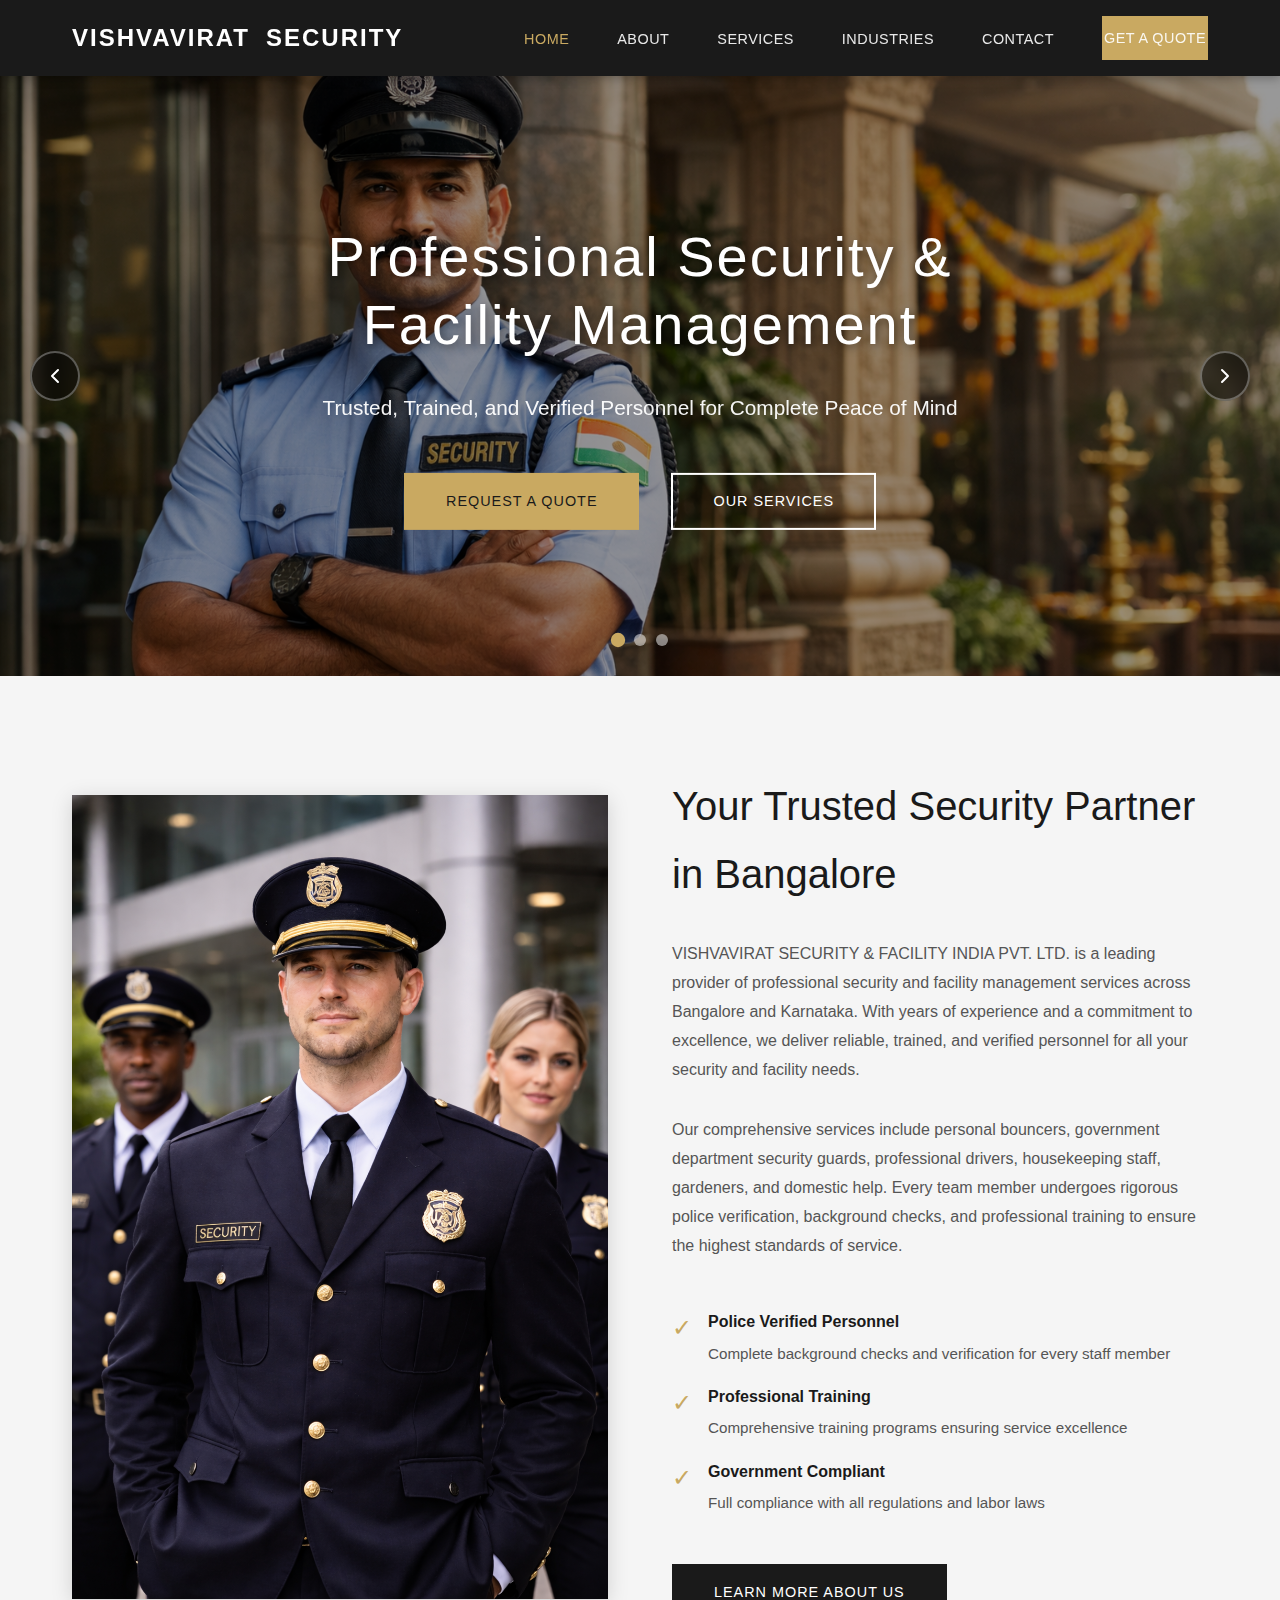
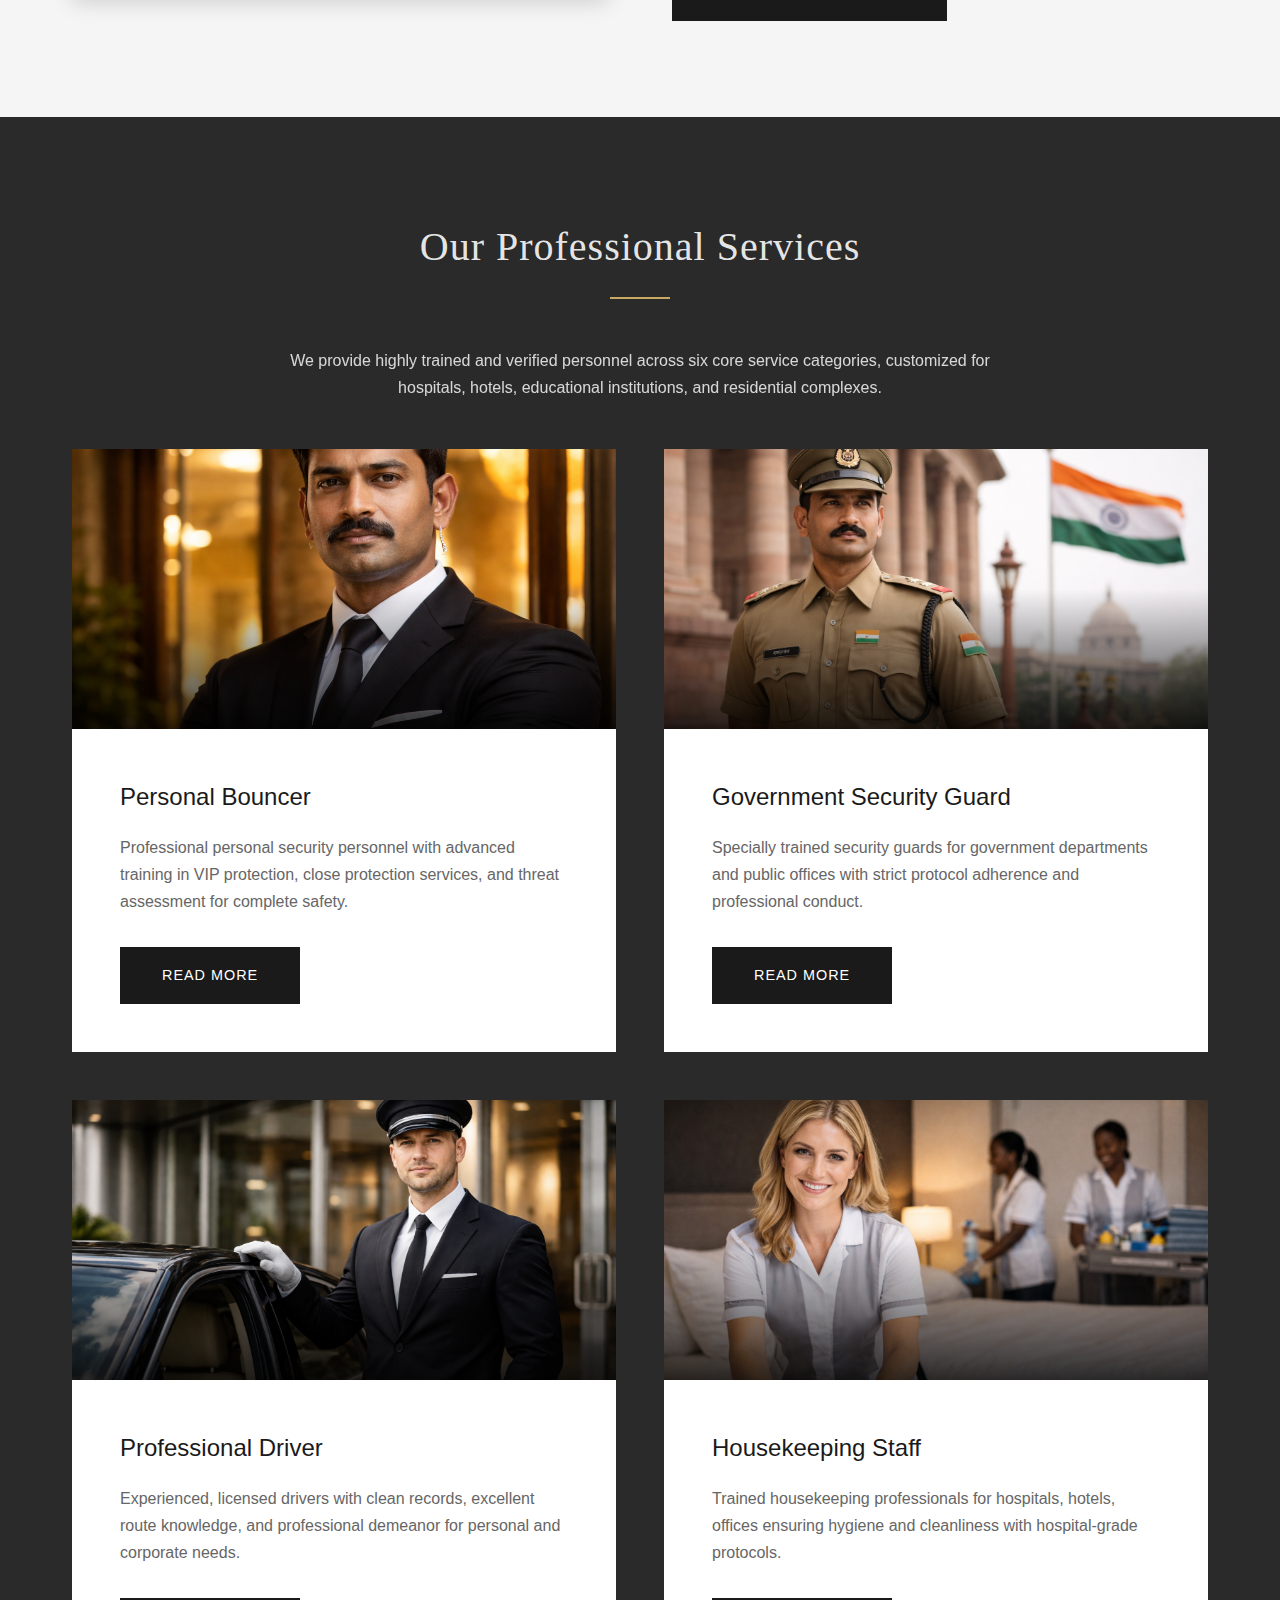
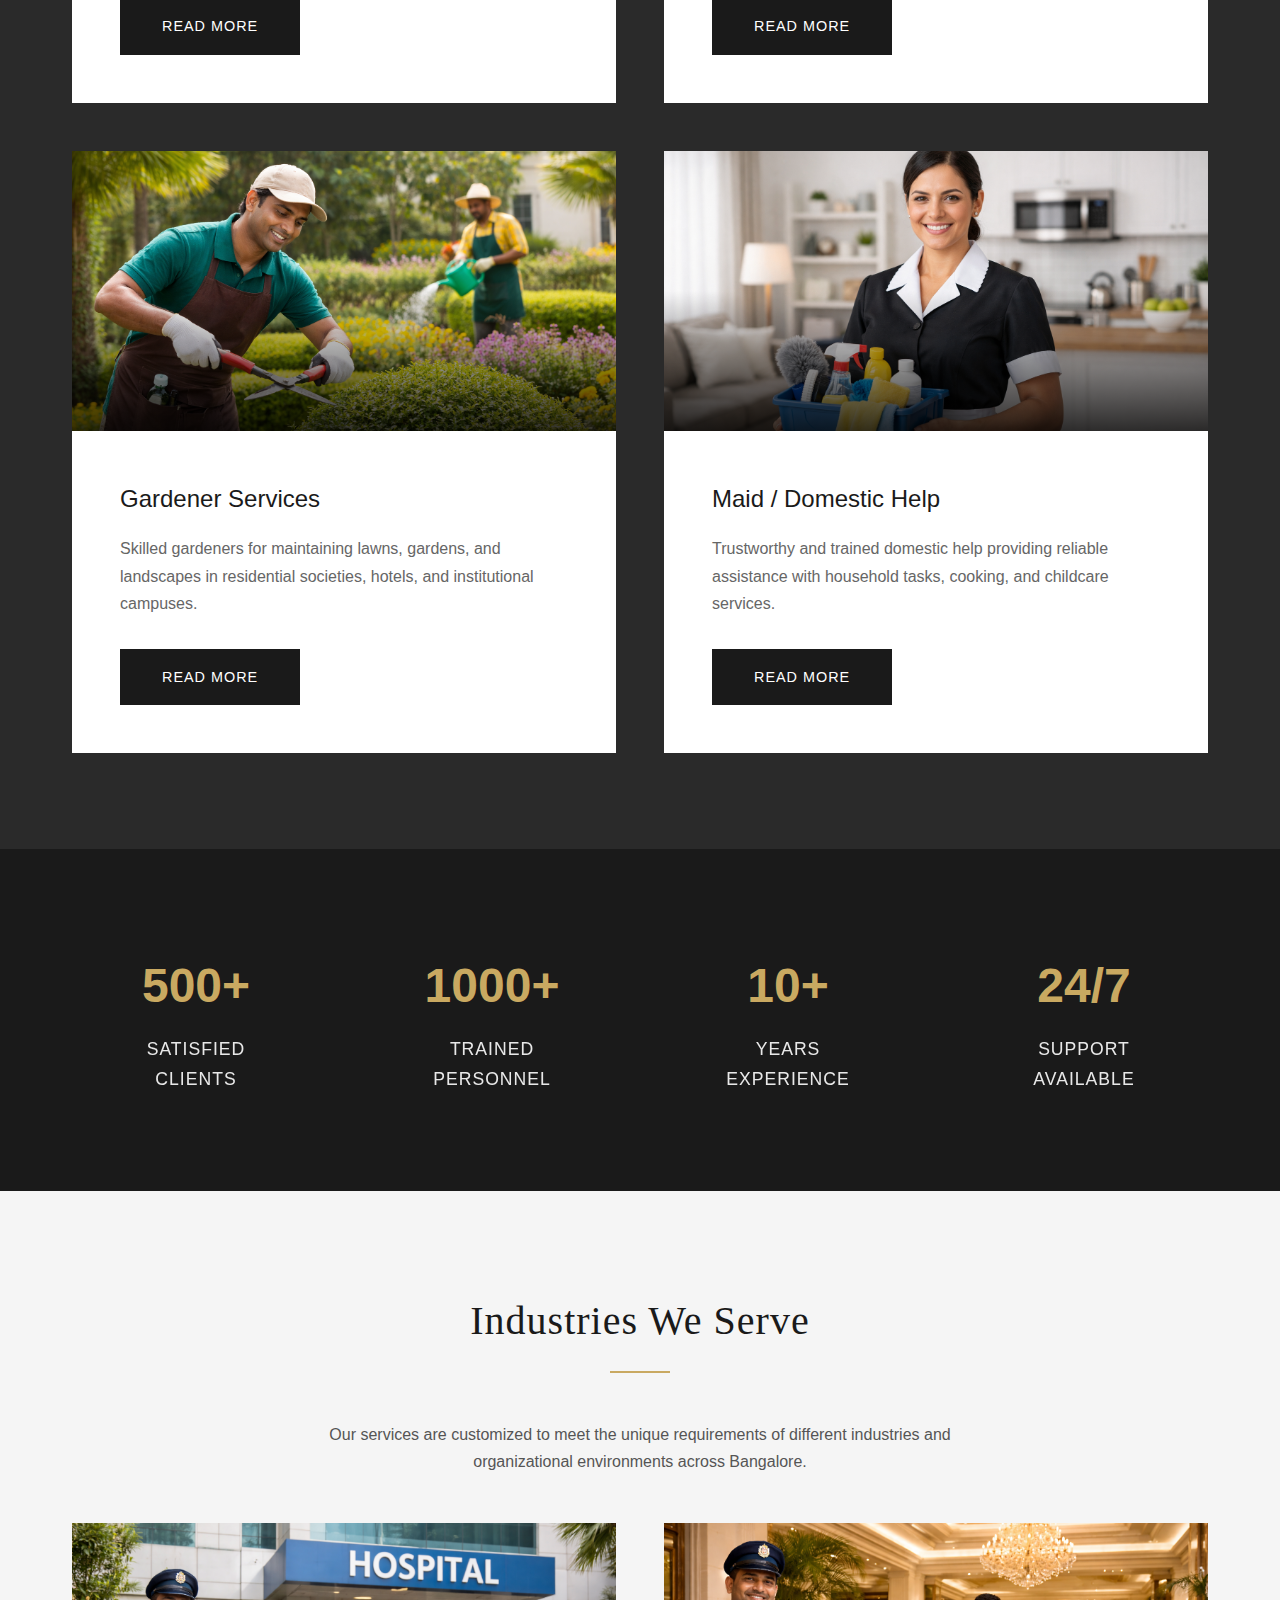
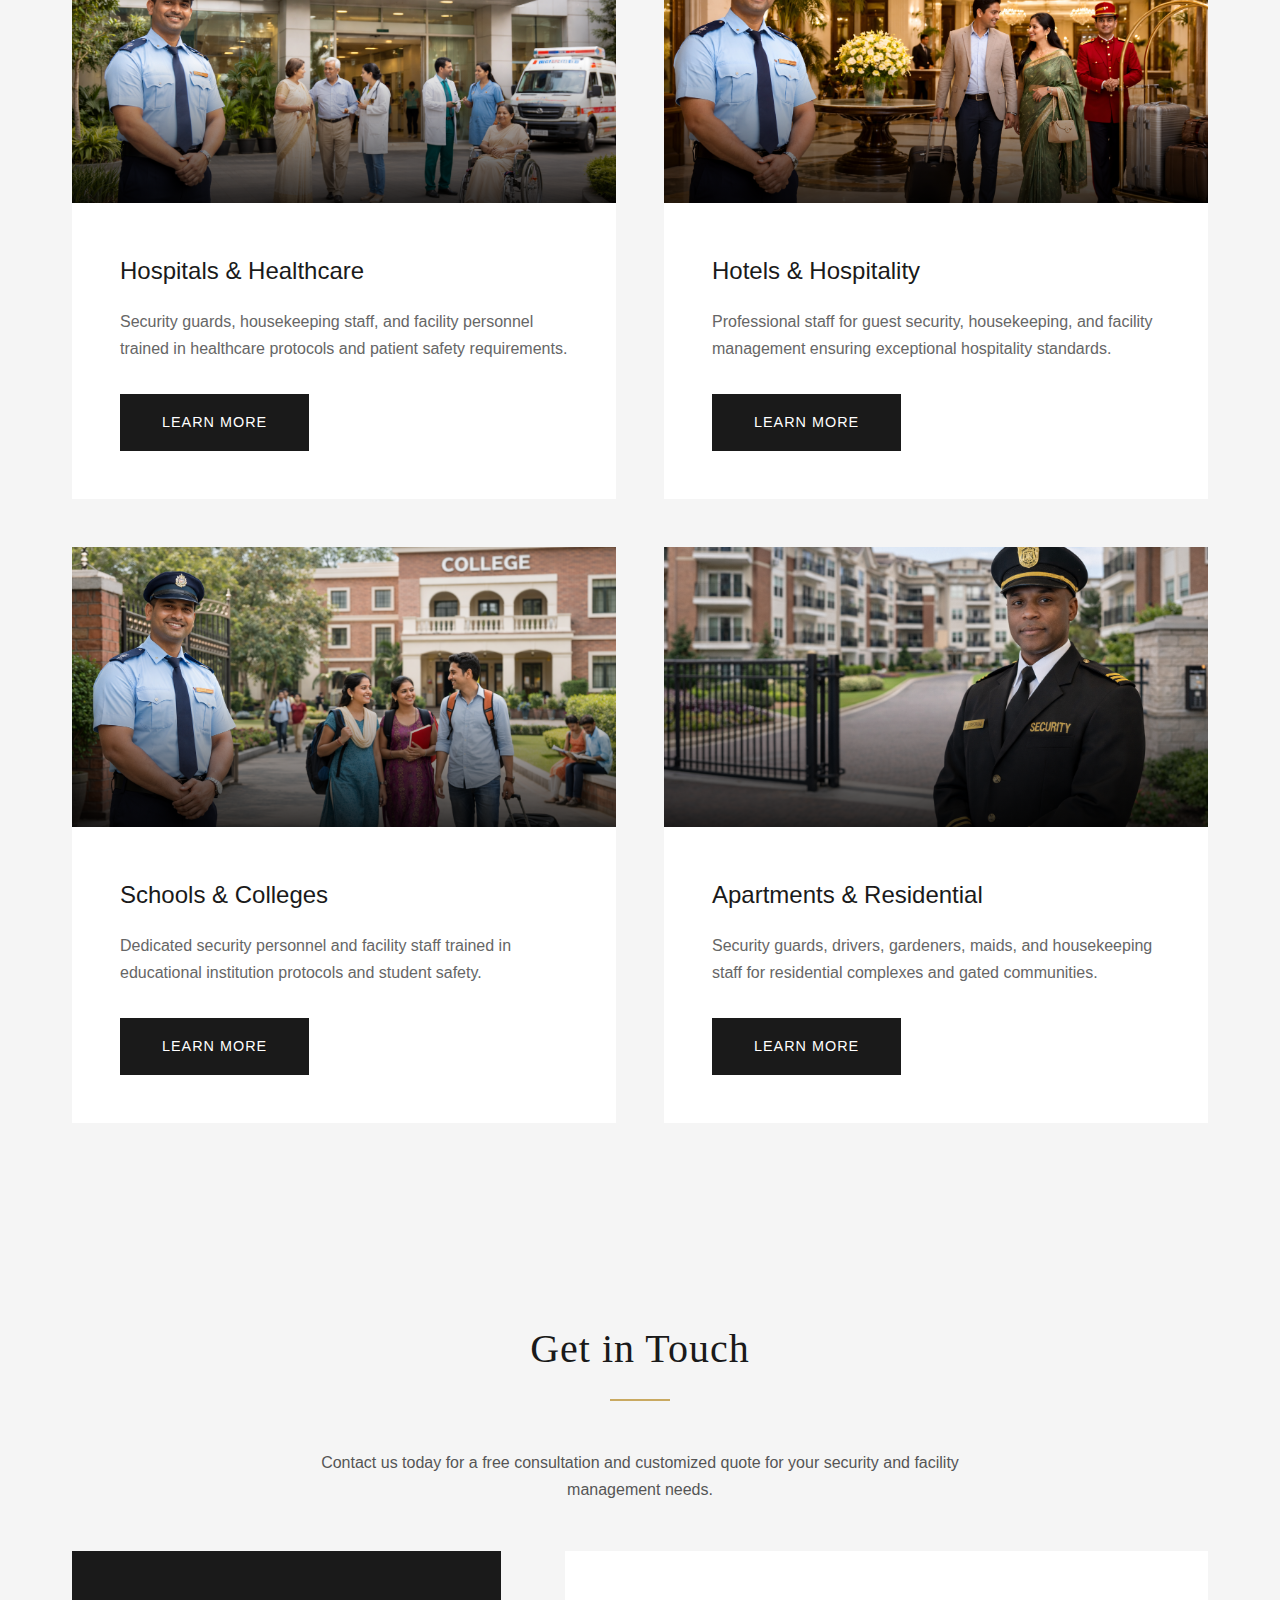
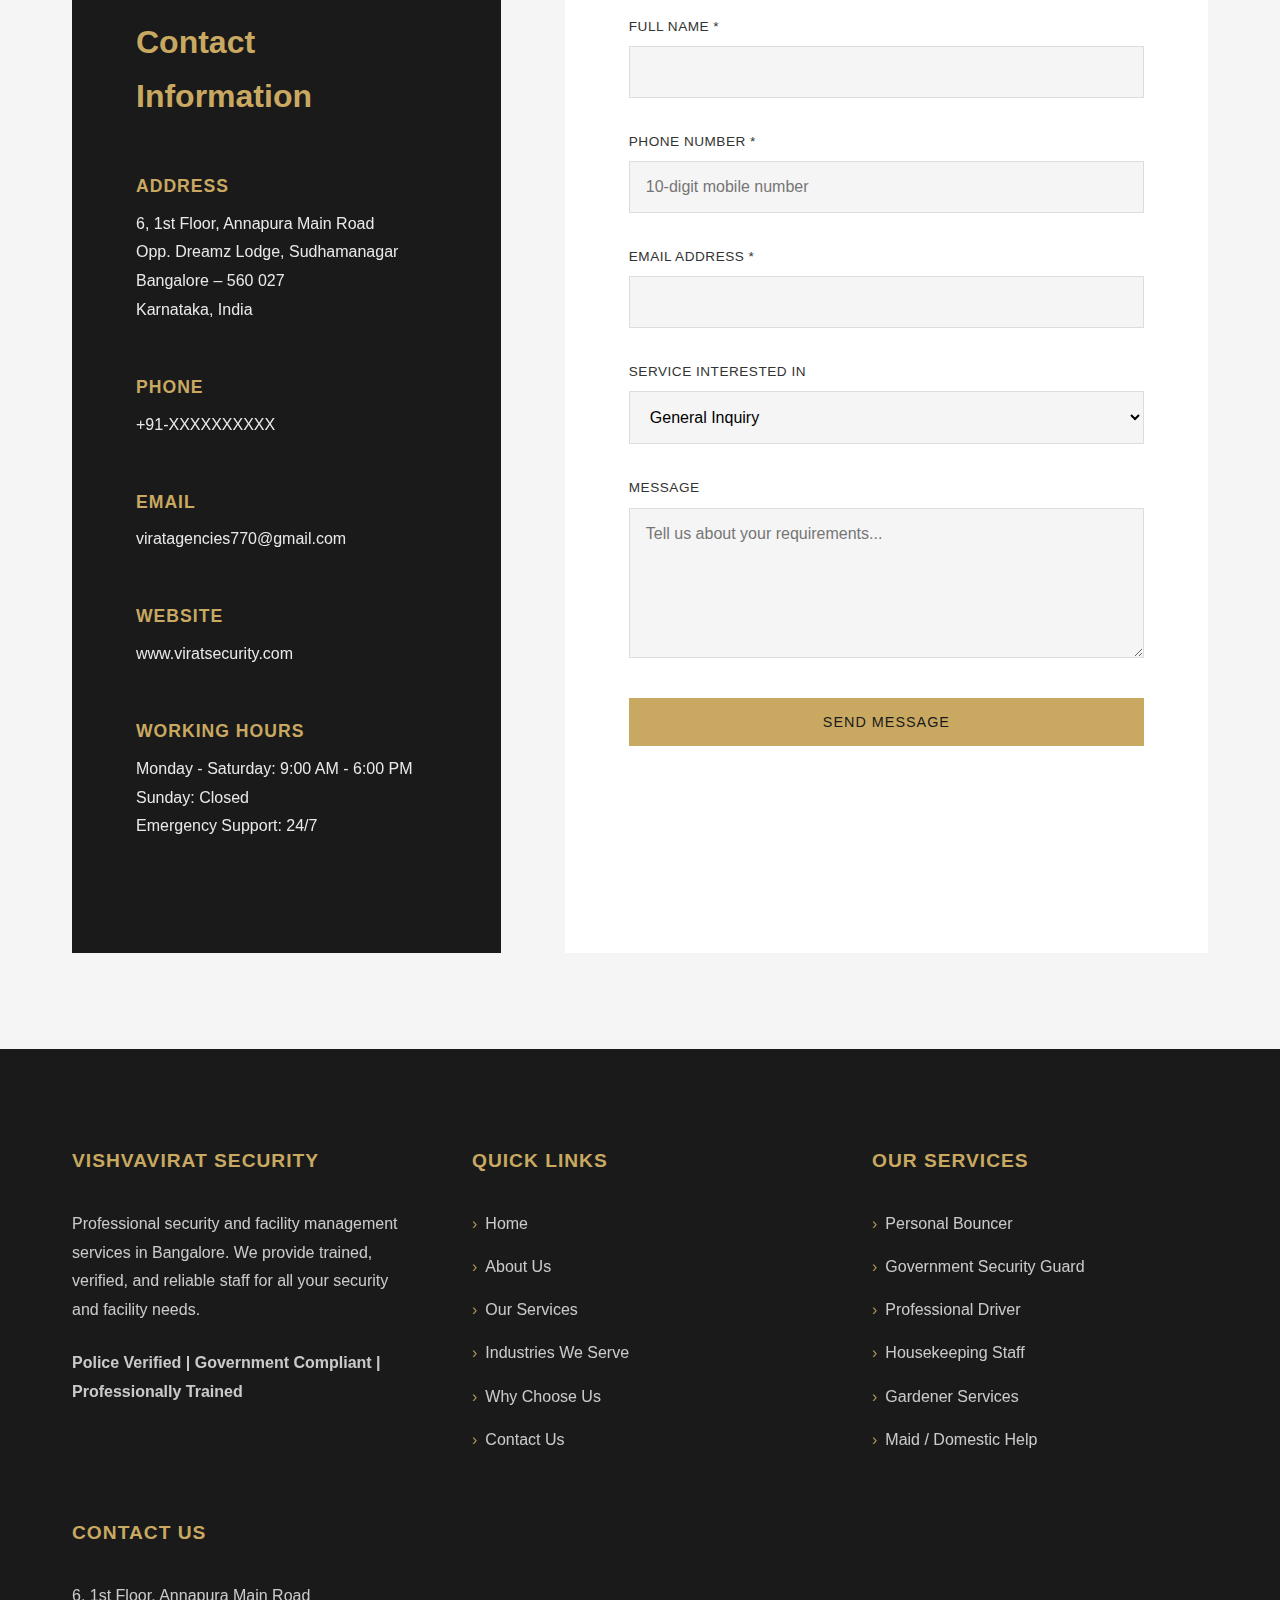
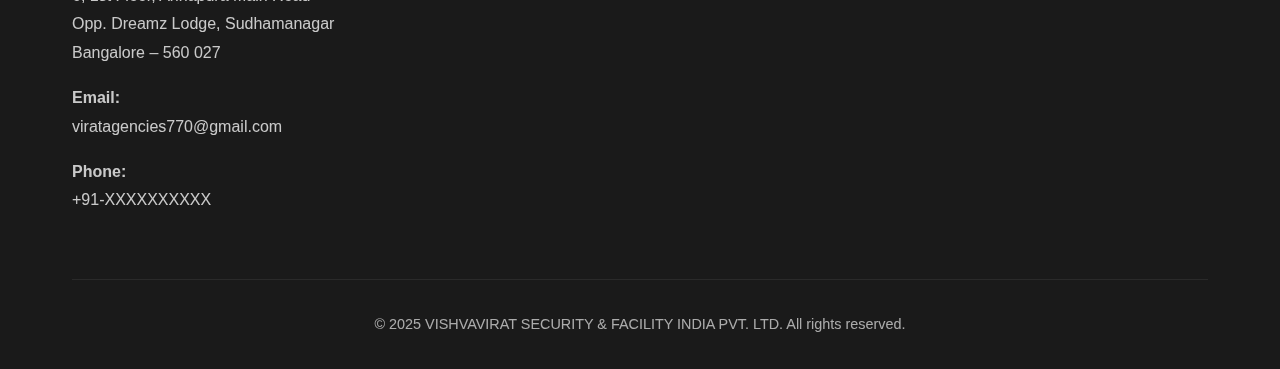
<file: index.html>
<!DOCTYPE html>
<html lang="en">
<head>
    <meta charset="UTF-8">
    <meta name="viewport" content="width=device-width, initial-scale=1.0">
    <meta http-equiv="X-UA-Compatible" content="IE=edge">

    <meta name="description" content="VISHVAVIRAT SECURITY & FACILITY INDIA PVT. LTD. - Professional security guards, personal bouncers, drivers, housekeeping, and facility management services in Bangalore.">
    <meta name="keywords" content="security services bangalore, personal bouncer, security guard, driver services, housekeeping staff, facility management">

    <title>Professional Security & Facility Management Services | VISHVAVIRAT SECURITY</title>

    <link rel="icon" type="image/png" href="/images/favicon.png">
    <link rel="stylesheet" href="/css/style-new.css">
</head>
<body>

<!-- Header -->
<header class="header">
    <nav class="navbar">
        <div class="container">
            <div class="logo">
                <a href="/"><span>VISHVAVIRAT</span> SECURITY</a>
            </div>

            <ul class="nav-menu">
                <li><a href="/" class="active">Home</a></li>
                <li><a href="/about.html">About</a></li>
                <li class="dropdown">
                    <a href="/services.html" class="dropdown-toggle">Services</a>
                    <ul class="dropdown-menu">
                        <li><a href="/services/personal-bouncer.html">Personal Bouncer</a></li>
                        <li><a href="/services/government-security-guard.html">Government Security Guard</a></li>
                        <li><a href="/services/driver.html">Professional Driver</a></li>
                        <li><a href="/services/housekeeping.html">Housekeeping Staff</a></li>
                        <li><a href="/services/gardener.html">Gardener Services</a></li>
                        <li><a href="/services/maid.html">Maid / Domestic Help</a></li>
                    </ul>
                </li>
                <li><a href="/industries.html">Industries</a></li>
                <li><a href="/contact.html">Contact</a></li>
                <li><a href="/contact.html" class="btn btn-primary">Get a Quote</a></li>
            </ul>

            <button class="mobile-menu-toggle" aria-label="Toggle menu">
                <span></span>
                <span></span>
                <span></span>
            </button>
        </div>
    </nav>
</header>

<!-- Hero Slider -->
<section class="hero-slider">
    <!-- Slide 1 -->
    <div class="hero-slide active">
        <img src="/images/hero-security.jpg" alt="Professional Security Services" class="hero-slide-bg">
        <div class="hero-slide-content">
            <h1>Professional Security & Facility Management</h1>
            <p>Trusted, Trained, and Verified Personnel for Complete Peace of Mind</p>
            <div class="hero-buttons">
                <a href="/contact.html" class="btn btn-primary">Request a Quote</a>
                <a href="/services.html" class="btn btn-outline-light">Our Services</a>
            </div>
        </div>
    </div>

    <!-- Slide 2 -->
    <div class="hero-slide">
        <img src="/images/hero-guard.jpg" alt="Trained Security Guards" class="hero-slide-bg">
        <div class="hero-slide-content">
            <h1>Police Verified Security Personnel</h1>
            <p>Comprehensive Background Checks & Professional Training Programs</p>
            <div class="hero-buttons">
                <a href="/contact.html" class="btn btn-primary">Get Started</a>
                <a href="/why-choose-us.html" class="btn btn-outline-light">Why Choose Us</a>
            </div>
        </div>
    </div>

    <!-- Slide 3 -->
    <div class="hero-slide">
        <img src="/images/hero-facility.jpg" alt="Facility Management Services" class="hero-slide-bg">
        <div class="hero-slide-content">
            <h1>Complete Facility Management Solutions</h1>
            <p>Housekeeping, Drivers, Gardeners & Domestic Help Services</p>
            <div class="hero-buttons">
                <a href="/contact.html" class="btn btn-primary">Contact Us</a>
                <a href="/industries.html" class="btn btn-outline-light">Industries We Serve</a>
            </div>
        </div>
    </div>

    <!-- Slider Navigation Arrows -->
    <button class="slider-arrow slider-arrow-prev" aria-label="Previous slide">
        <svg width="24" height="24" viewBox="0 0 24 24" fill="none" stroke="currentColor" stroke-width="2" stroke-linecap="round" stroke-linejoin="round">
            <polyline points="15 18 9 12 15 6"></polyline>
        </svg>
    </button>
    <button class="slider-arrow slider-arrow-next" aria-label="Next slide">
        <svg width="24" height="24" viewBox="0 0 24 24" fill="none" stroke="currentColor" stroke-width="2" stroke-linecap="round" stroke-linejoin="round">
            <polyline points="9 18 15 12 9 6"></polyline>
        </svg>
    </button>

    <!-- Slider Controls -->
    <div class="slider-controls">
        <button class="slider-dot active" data-slide="0"></button>
        <button class="slider-dot" data-slide="1"></button>
        <button class="slider-dot" data-slide="2"></button>
    </div>
</section>

<!-- About Section -->
<section class="section about-section">
    <div class="container">
        <div class="about-content">
            <div class="about-image">
                <img src="/images/about-security.jpg" alt="About Vishvavirat Security">
            </div>
            <div class="about-text">
                <h2>Your Trusted Security Partner in Bangalore</h2>
                <p>
                    VISHVAVIRAT SECURITY & FACILITY INDIA PVT. LTD. is a leading provider of professional security and facility management services across Bangalore and Karnataka. With years of experience and a commitment to excellence, we deliver reliable, trained, and verified personnel for all your security and facility needs.
                </p>
                <p>
                    Our comprehensive services include personal bouncers, government department security guards, professional drivers, housekeeping staff, gardeners, and domestic help. Every team member undergoes rigorous police verification, background checks, and professional training to ensure the highest standards of service.
                </p>
                <div class="about-features">
                    <div class="about-feature">
                        <div class="about-feature-icon">✓</div>
                        <div class="about-feature-text">
                            <h4>Police Verified Personnel</h4>
                            <p>Complete background checks and verification for every staff member</p>
                        </div>
                    </div>
                    <div class="about-feature">
                        <div class="about-feature-icon">✓</div>
                        <div class="about-feature-text">
                            <h4>Professional Training</h4>
                            <p>Comprehensive training programs ensuring service excellence</p>
                        </div>
                    </div>
                    <div class="about-feature">
                        <div class="about-feature-icon">✓</div>
                        <div class="about-feature-text">
                            <h4>Government Compliant</h4>
                            <p>Full compliance with all regulations and labor laws</p>
                        </div>
                    </div>
                </div>
                <a href="/about.html" class="btn btn-dark" style="margin-top: 2rem;">Learn More About Us</a>
            </div>
        </div>
    </div>
</section>

<!-- Services Section -->
<section class="section section-dark">
    <div class="container">
        <h2 class="section-title section-title-center">Our Professional Services</h2>
        <p style="text-align: center; opacity: 0.9; max-width: 700px; margin: 0 auto 3rem;">
            We provide highly trained and verified personnel across six core service categories, customized for hospitals, hotels, educational institutions, and residential complexes.
        </p>

        <div class="services-grid">
            <!-- Service 1: Personal Bouncer -->
            <div class="service-card">
                <div class="service-card-image">
                    <img src="/images/service-bouncer.jpg" alt="Personal Bouncer Services">
                    <div class="service-card-overlay"></div>
                </div>
                <div class="service-card-content">
                    <h3>Personal Bouncer</h3>
                    <p>
                        Professional personal security personnel with advanced training in VIP protection, close protection services, and threat assessment for complete safety.
                    </p>
                    <a href="/services/personal-bouncer.html" class="btn btn-dark">Read More</a>
                </div>
            </div>

            <!-- Service 2: Government Security Guard -->
            <div class="service-card">
                <div class="service-card-image">
                    <img src="/images/service-government.jpg" alt="Government Security Guard">
                    <div class="service-card-overlay"></div>
                </div>
                <div class="service-card-content">
                    <h3>Government Security Guard</h3>
                    <p>
                        Specially trained security guards for government departments and public offices with strict protocol adherence and professional conduct.
                    </p>
                    <a href="/services/government-security-guard.html" class="btn btn-dark">Read More</a>
                </div>
            </div>

            <!-- Service 3: Professional Driver -->
            <div class="service-card">
                <div class="service-card-image">
                    <img src="/images/service-driver.jpg" alt="Professional Driver Services">
                    <div class="service-card-overlay"></div>
                </div>
                <div class="service-card-content">
                    <h3>Professional Driver</h3>
                    <p>
                        Experienced, licensed drivers with clean records, excellent route knowledge, and professional demeanor for personal and corporate needs.
                    </p>
                    <a href="/services/driver.html" class="btn btn-dark">Read More</a>
                </div>
            </div>

            <!-- Service 4: Housekeeping Staff -->
            <div class="service-card">
                <div class="service-card-image">
                    <img src="/images/service-housekeeping.jpg" alt="Housekeeping Staff">
                    <div class="service-card-overlay"></div>
                </div>
                <div class="service-card-content">
                    <h3>Housekeeping Staff</h3>
                    <p>
                        Trained housekeeping professionals for hospitals, hotels, offices ensuring hygiene and cleanliness with hospital-grade protocols.
                    </p>
                    <a href="/services/housekeeping.html" class="btn btn-dark">Read More</a>
                </div>
            </div>

            <!-- Service 5: Gardener Services -->
            <div class="service-card">
                <div class="service-card-image">
                    <img src="/images/service-gardener.jpg" alt="Gardener Services">
                    <div class="service-card-overlay"></div>
                </div>
                <div class="service-card-content">
                    <h3>Gardener Services</h3>
                    <p>
                        Skilled gardeners for maintaining lawns, gardens, and landscapes in residential societies, hotels, and institutional campuses.
                    </p>
                    <a href="/services/gardener.html" class="btn btn-dark">Read More</a>
                </div>
            </div>

            <!-- Service 6: Maid / Domestic Help -->
            <div class="service-card">
                <div class="service-card-image">
                    <img src="/images/service-maid.jpg" alt="Maid and Domestic Help">
                    <div class="service-card-overlay"></div>
                </div>
                <div class="service-card-content">
                    <h3>Maid / Domestic Help</h3>
                    <p>
                        Trustworthy and trained domestic help providing reliable assistance with household tasks, cooking, and childcare services.
                    </p>
                    <a href="/services/maid.html" class="btn btn-dark">Read More</a>
                </div>
            </div>
        </div>
    </div>
</section>

<!-- Stats Section -->
<section class="stats-section">
    <div class="container">
        <div class="stats-grid">
            <div class="stat-item">
                <div class="stat-number">500+</div>
                <div class="stat-label">Satisfied Clients</div>
            </div>
            <div class="stat-item">
                <div class="stat-number">1000+</div>
                <div class="stat-label">Trained Personnel</div>
            </div>
            <div class="stat-item">
                <div class="stat-number">10+</div>
                <div class="stat-label">Years Experience</div>
            </div>
            <div class="stat-item">
                <div class="stat-number">24/7</div>
                <div class="stat-label">Support Available</div>
            </div>
        </div>
    </div>
</section>

<!-- Industries Section -->
<section class="section section-light">
    <div class="container">
        <h2 class="section-title section-title-center" style="color: #1a1a1a;">Industries We Serve</h2>
        <p style="text-align: center; color: #555; max-width: 700px; margin: 0 auto 3rem;">
            Our services are customized to meet the unique requirements of different industries and organizational environments across Bangalore.
        </p>

        <div class="services-grid">
            <div class="service-card">
                <div class="service-card-image">
                    <img src="/images/industry-hospital.jpg" alt="Healthcare Security">
                    <div class="service-card-overlay"></div>
                </div>
                <div class="service-card-content">
                    <h3>Hospitals & Healthcare</h3>
                    <p>
                        Security guards, housekeeping staff, and facility personnel trained in healthcare protocols and patient safety requirements.
                    </p>
                    <a href="/industries.html#healthcare" class="btn btn-dark">Learn More</a>
                </div>
            </div>

            <div class="service-card">
                <div class="service-card-image">
                    <img src="/images/industry-hotel.jpg" alt="Hotel Security">
                    <div class="service-card-overlay"></div>
                </div>
                <div class="service-card-content">
                    <h3>Hotels & Hospitality</h3>
                    <p>
                        Professional staff for guest security, housekeeping, and facility management ensuring exceptional hospitality standards.
                    </p>
                    <a href="/industries.html#hospitality" class="btn btn-dark">Learn More</a>
                </div>
            </div>

            <div class="service-card">
                <div class="service-card-image">
                    <img src="/images/industry-school.jpg" alt="School Security">
                    <div class="service-card-overlay"></div>
                </div>
                <div class="service-card-content">
                    <h3>Schools & Colleges</h3>
                    <p>
                        Dedicated security personnel and facility staff trained in educational institution protocols and student safety.
                    </p>
                    <a href="/industries.html#education" class="btn btn-dark">Learn More</a>
                </div>
            </div>

            <div class="service-card">
                <div class="service-card-image">
                    <img src="/images/industry-apartment.jpg" alt="Residential Security">
                    <div class="service-card-overlay"></div>
                </div>
                <div class="service-card-content">
                    <h3>Apartments & Residential</h3>
                    <p>
                        Security guards, drivers, gardeners, maids, and housekeeping staff for residential complexes and gated communities.
                    </p>
                    <a href="/industries.html#residential" class="btn btn-dark">Learn More</a>
                </div>
            </div>
        </div>
    </div>
</section>

<!-- Contact Section -->
<section class="section contact-section">
    <div class="container">
        <h2 class="section-title section-title-center" style="color: #1a1a1a;">Get in Touch</h2>
        <p style="text-align: center; color: #555; max-width: 700px; margin: 0 auto 3rem;">
            Contact us today for a free consultation and customized quote for your security and facility management needs.
        </p>

        <div class="contact-wrapper">
            <div class="contact-info">
                <h3>Contact Information</h3>

                <div class="contact-info-item">
                    <h4>Address</h4>
                    <p>
                        6, 1st Floor, Annapura Main Road<br>
                        Opp. Dreamz Lodge, Sudhamanagar<br>
                        Bangalore – 560 027<br>
                        Karnataka, India
                    </p>
                </div>

                <div class="contact-info-item">
                    <h4>Phone</h4>
                    <p>+91-XXXXXXXXXX</p>
                </div>

                <div class="contact-info-item">
                    <h4>Email</h4>
                    <p>viratagencies770@gmail.com</p>
                </div>

                <div class="contact-info-item">
                    <h4>Website</h4>
                    <p>www.viratsecurity.com</p>
                </div>

                <div class="contact-info-item">
                    <h4>Working Hours</h4>
                    <p>
                        Monday - Saturday: 9:00 AM - 6:00 PM<br>
                        Sunday: Closed<br>
                        Emergency Support: 24/7
                    </p>
                </div>
            </div>

            <div class="contact-form">
                <form id="contactForm" method="POST">
                    <div class="form-alert"></div>

                    <input type="hidden" name="service" value="General Inquiry">

                    <div class="form-group">
                        <label for="name">Full Name *</label>
                        <input type="text" id="name" name="name" required>
                    </div>

                    <div class="form-group">
                        <label for="phone">Phone Number *</label>
                        <input type="tel" id="phone" name="phone" required placeholder="10-digit mobile number">
                    </div>

                    <div class="form-group">
                        <label for="email">Email Address *</label>
                        <input type="email" id="email" name="email" required>
                    </div>

                    <div class="form-group">
                        <label for="service-select">Service Interested In</label>
                        <select id="service-select" name="service">
                            <option value="General Inquiry">General Inquiry</option>
                            <option value="Personal Bouncer">Personal Bouncer</option>
                            <option value="Government Security Guard">Government Security Guard</option>
                            <option value="Professional Driver">Professional Driver</option>
                            <option value="Housekeeping Staff">Housekeeping Staff</option>
                            <option value="Gardener Services">Gardener Services</option>
                            <option value="Maid / Domestic Help">Maid / Domestic Help</option>
                        </select>
                    </div>

                    <div class="form-group">
                        <label for="message">Message</label>
                        <textarea id="message" name="message" placeholder="Tell us about your requirements..."></textarea>
                    </div>

                    <button type="submit" class="btn btn-primary" style="width: 100%;">Send Message</button>
                </form>
            </div>
        </div>
    </div>
</section>

<!-- Footer -->
<footer class="footer">
    <div class="container">
        <div class="footer-content">
            <div class="footer-section">
                <h3>VISHVAVIRAT SECURITY</h3>
                <p>
                    Professional security and facility management services in Bangalore. We provide trained, verified, and reliable staff for all your security and facility needs.
                </p>
                <p style="margin-top: 1.5rem;">
                    <strong>Police Verified | Government Compliant | Professionally Trained</strong>
                </p>
            </div>

            <div class="footer-section">
                <h3>Quick Links</h3>
                <div class="footer-links">
                    <a href="/">Home</a>
                    <a href="/about.html">About Us</a>
                    <a href="/services.html">Our Services</a>
                    <a href="/industries.html">Industries We Serve</a>
                    <a href="/why-choose-us.html">Why Choose Us</a>
                    <a href="/contact.html">Contact Us</a>
                </div>
            </div>

            <div class="footer-section">
                <h3>Our Services</h3>
                <div class="footer-links">
                    <a href="/services/personal-bouncer.html">Personal Bouncer</a>
                    <a href="/services/government-security-guard.html">Government Security Guard</a>
                    <a href="/services/driver.html">Professional Driver</a>
                    <a href="/services/housekeeping.html">Housekeeping Staff</a>
                    <a href="/services/gardener.html">Gardener Services</a>
                    <a href="/services/maid.html">Maid / Domestic Help</a>
                </div>
            </div>

            <div class="footer-section">
                <h3>Contact Us</h3>
                <p>
                    6, 1st Floor, Annapura Main Road<br>
                    Opp. Dreamz Lodge, Sudhamanagar<br>
                    Bangalore – 560 027
                </p>
                <p style="margin-top: 1rem;">
                    <strong>Email:</strong><br>
                    viratagencies770@gmail.com
                </p>
                <p style="margin-top: 1rem;">
                    <strong>Phone:</strong><br>
                    +91-XXXXXXXXXX
                </p>
            </div>
        </div>

        <div class="footer-bottom">
            <p>&copy; 2025 VISHVAVIRAT SECURITY & FACILITY INDIA PVT. LTD. All rights reserved.</p>
        </div>
    </div>
</footer>

<script src="/js/main-new.js"></script>

</body>
</html>
</file>
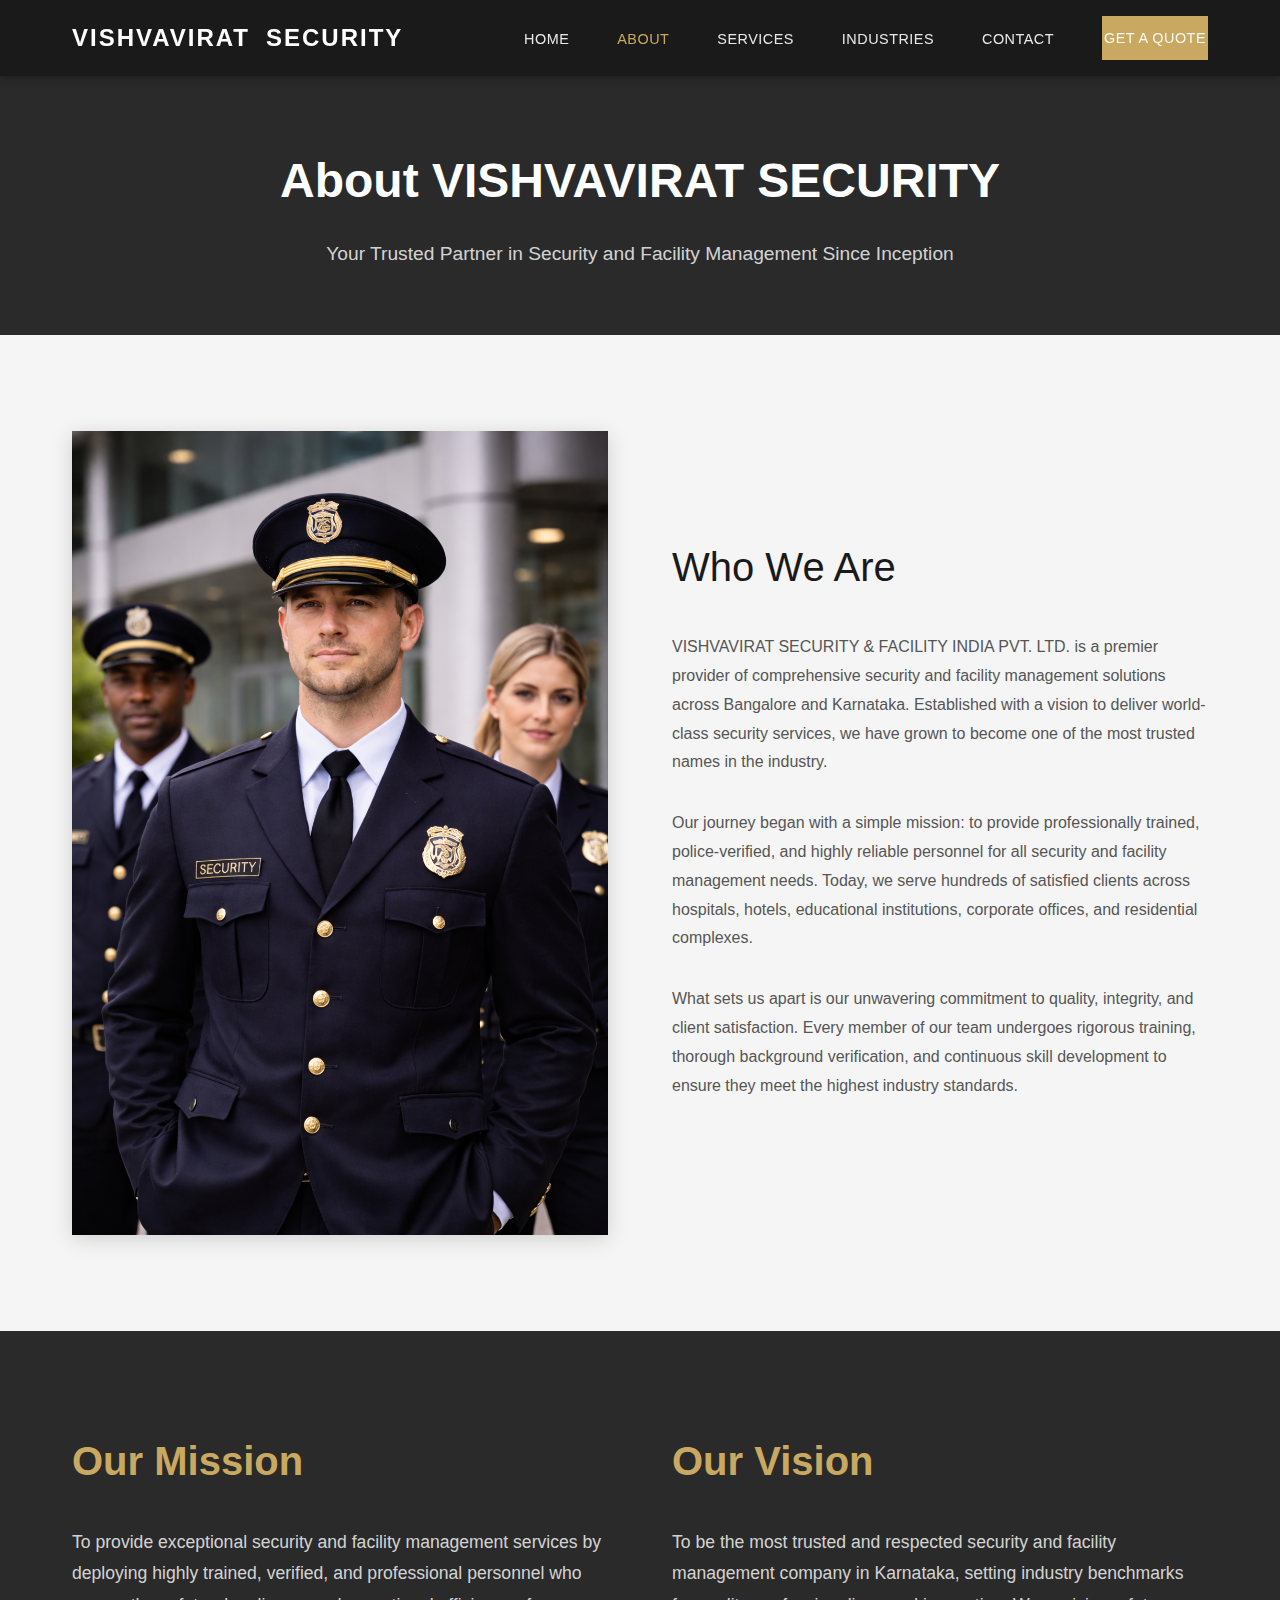
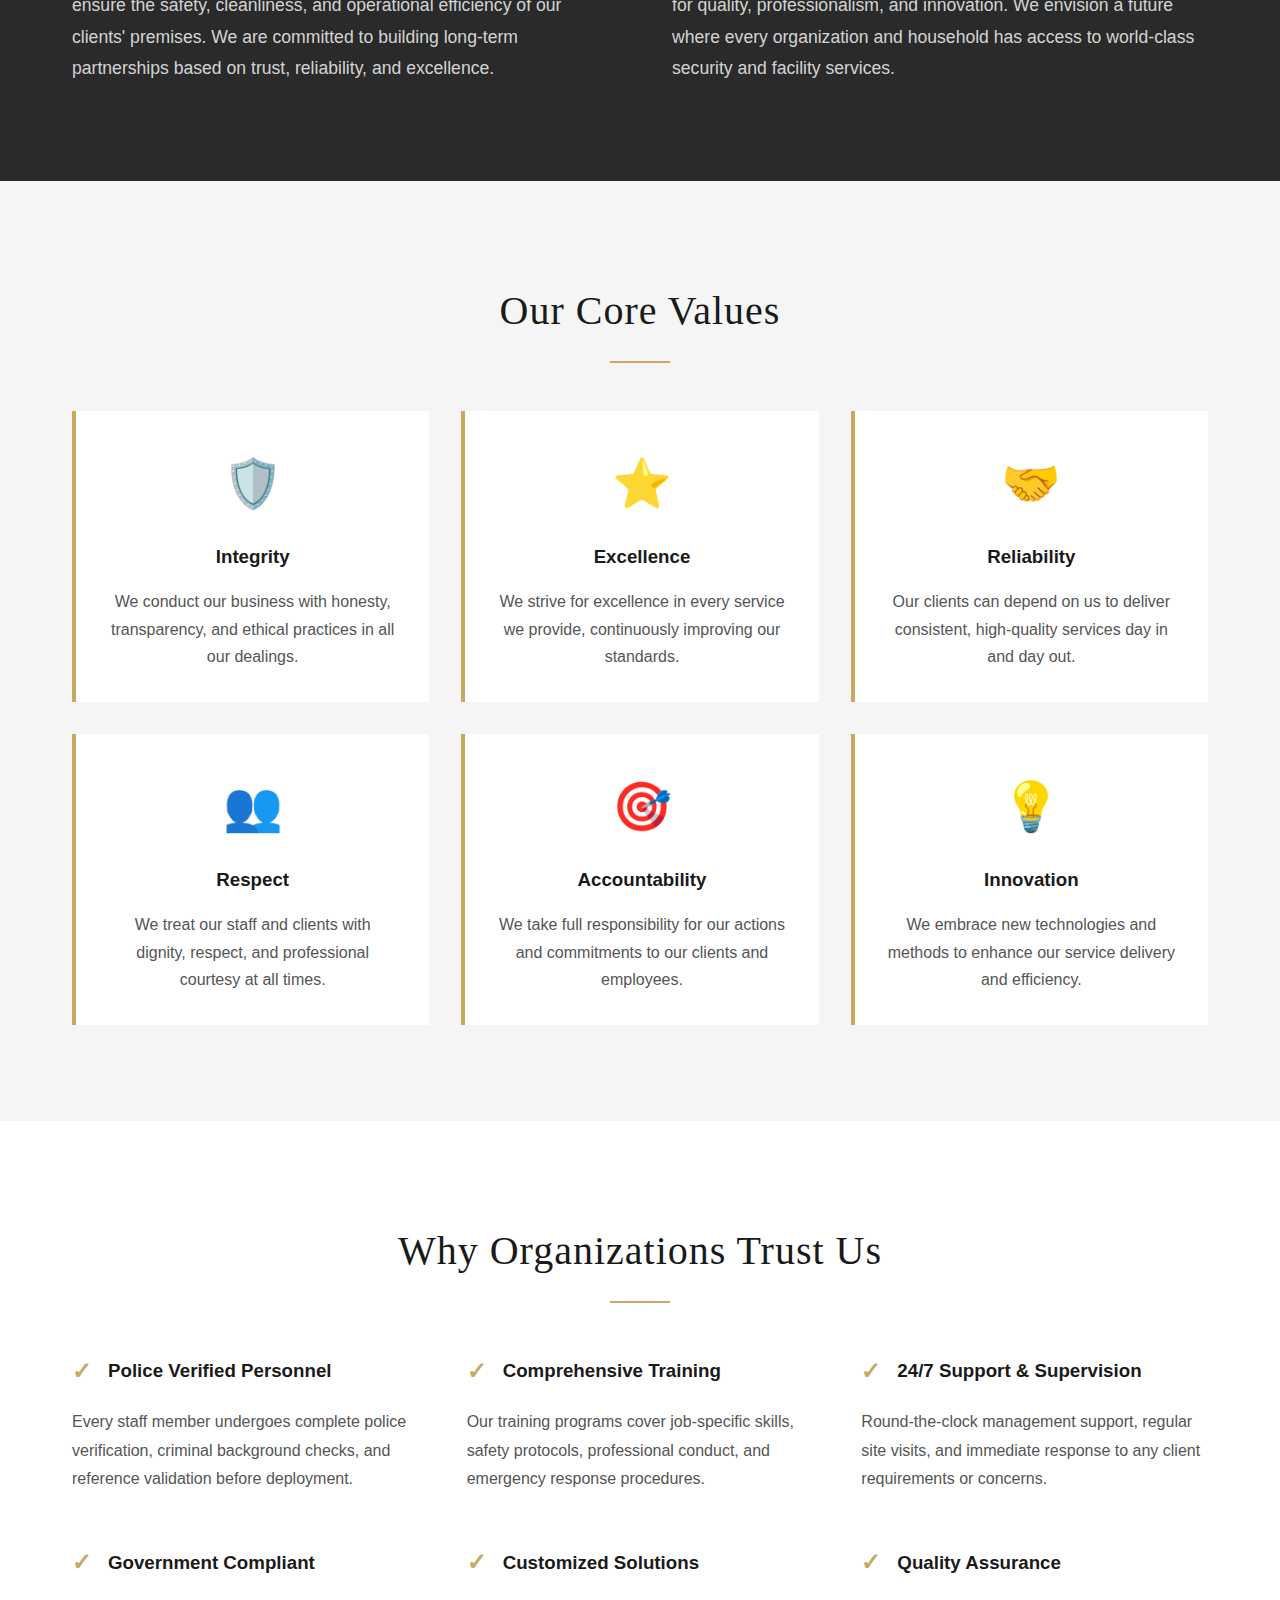
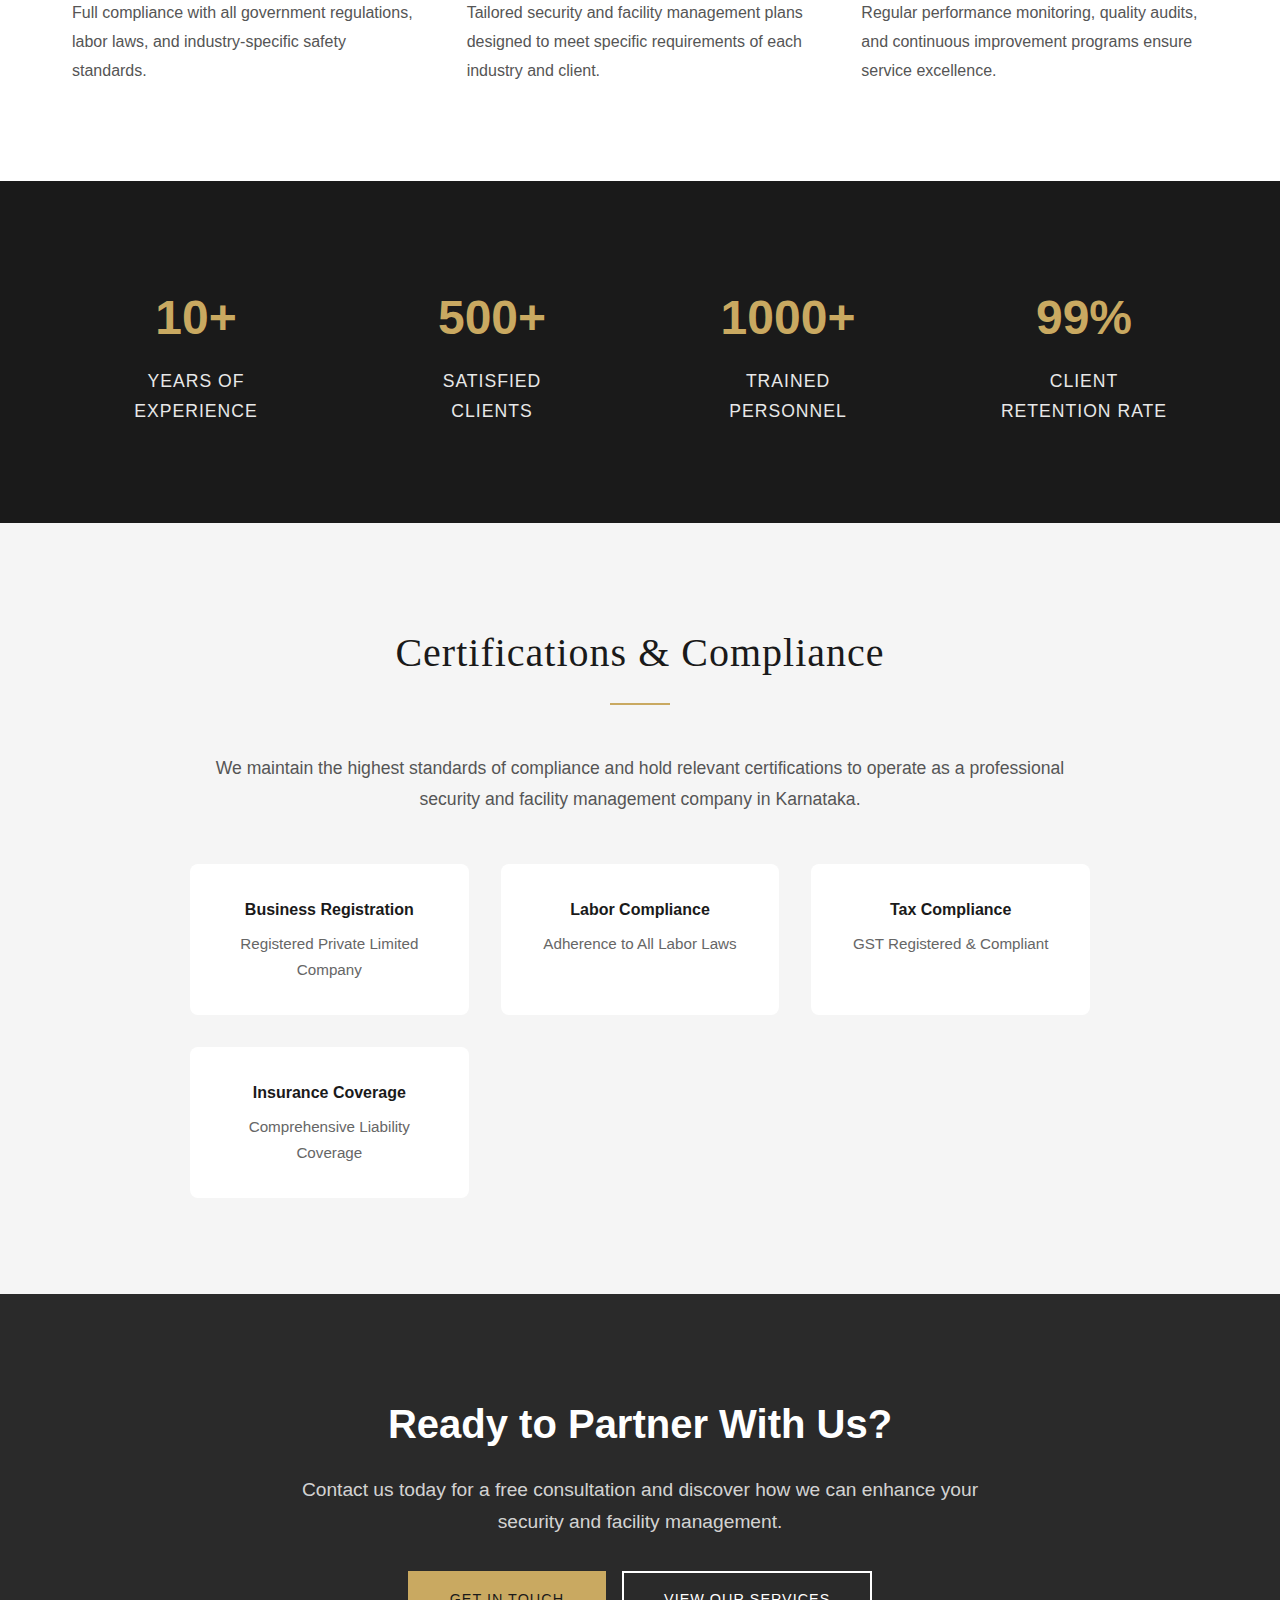
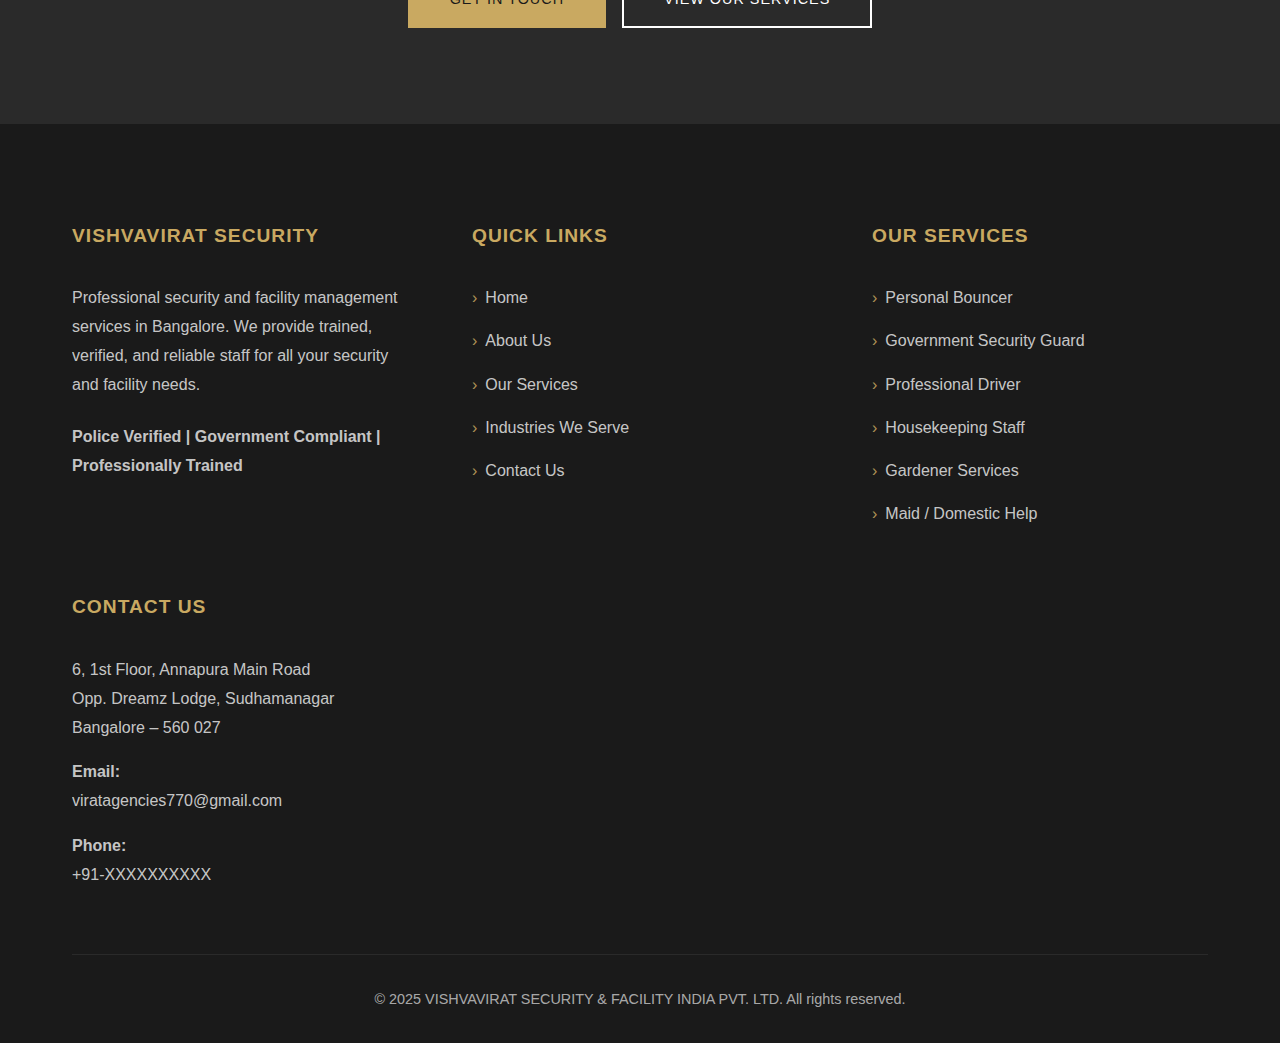
<file: about.html>
<!DOCTYPE html>
<html lang="en">
<head>
    <meta charset="UTF-8">
    <meta name="viewport" content="width=device-width, initial-scale=1.0">
    <meta http-equiv="X-UA-Compatible" content="IE=edge">
    <meta name="description" content="About VISHVAVIRAT SECURITY - Professional security and facility management company in Bangalore with trained, verified personnel.">
    <title>About Us | VISHVAVIRAT SECURITY</title>
    <link rel="icon" type="image/png" href="/images/favicon.png">
    <link rel="stylesheet" href="/css/style-new.css">
</head>
<body>

<!-- Header -->
<header class="header">
    <nav class="navbar">
        <div class="container">
            <div class="logo">
                <a href="/"><span>VISHVAVIRAT</span> SECURITY</a>
            </div>
            <ul class="nav-menu">
                <li><a href="/">Home</a></li>
                <li><a href="/about.html" class="active">About</a></li>
                <li class="dropdown">
                    <a href="/services.html" class="dropdown-toggle">Services</a>
                    <ul class="dropdown-menu">
                        <li><a href="/services/personal-bouncer.html">Personal Bouncer</a></li>
                        <li><a href="/services/government-security-guard.html">Government Security Guard</a></li>
                        <li><a href="/services/driver.html">Professional Driver</a></li>
                        <li><a href="/services/housekeeping.html">Housekeeping Staff</a></li>
                        <li><a href="/services/gardener.html">Gardener Services</a></li>
                        <li><a href="/services/maid.html">Maid / Domestic Help</a></li>
                    </ul>
                </li>
                <li><a href="/industries.html">Industries</a></li>
                <li><a href="/contact.html">Contact</a></li>
                <li><a href="/contact.html" class="btn btn-primary">Get a Quote</a></li>
            </ul>
            <button class="mobile-menu-toggle" aria-label="Toggle menu">
                <span></span><span></span><span></span>
            </button>
        </div>
    </nav>
</header>

<!-- Page Header -->
<section class="section section-dark" style="padding: 4rem 0 4rem;">
    <div class="container" style="text-align: center;">
        <h1 style="font-size: 3rem; margin-bottom: 1rem; color: white;">About VISHVAVIRAT SECURITY</h1>
        <p style="font-size: 1.2rem; opacity: 0.9; max-width: 700px; margin: 0 auto;">
            Your Trusted Partner in Security and Facility Management Since Inception
        </p>
    </div>
</section>

<!-- Company Overview -->
<section class="section about-section">
    <div class="container">
        <div class="about-content">
            <div class="about-image">
                <img src="/images/about-security.jpg" alt="Vishvavirat Security Team">
            </div>
            <div class="about-text">
                <h2>Who We Are</h2>
                <p>
                    VISHVAVIRAT SECURITY & FACILITY INDIA PVT. LTD. is a premier provider of comprehensive security and facility management solutions across Bangalore and Karnataka. Established with a vision to deliver world-class security services, we have grown to become one of the most trusted names in the industry.
                </p>
                <p>
                    Our journey began with a simple mission: to provide professionally trained, police-verified, and highly reliable personnel for all security and facility management needs. Today, we serve hundreds of satisfied clients across hospitals, hotels, educational institutions, corporate offices, and residential complexes.
                </p>
                <p>
                    What sets us apart is our unwavering commitment to quality, integrity, and client satisfaction. Every member of our team undergoes rigorous training, thorough background verification, and continuous skill development to ensure they meet the highest industry standards.
                </p>
            </div>
        </div>
    </div>
</section>

<!-- Mission & Vision -->
<section class="section section-dark">
    <div class="container">
        <div style="display: grid; grid-template-columns: 1fr 1fr; gap: 4rem; align-items: start;">
            <div>
                <h2 style="font-size: 2.5rem; margin-bottom: 2rem; color: var(--accent-gold);">Our Mission</h2>
                <p style="font-size: 1.1rem; line-height: 1.8; opacity: 0.9;">
                    To provide exceptional security and facility management services by deploying highly trained, verified, and professional personnel who ensure the safety, cleanliness, and operational efficiency of our clients' premises. We are committed to building long-term partnerships based on trust, reliability, and excellence.
                </p>
            </div>
            <div>
                <h2 style="font-size: 2.5rem; margin-bottom: 2rem; color: var(--accent-gold);">Our Vision</h2>
                <p style="font-size: 1.1rem; line-height: 1.8; opacity: 0.9;">
                    To be the most trusted and respected security and facility management company in Karnataka, setting industry benchmarks for quality, professionalism, and innovation. We envision a future where every organization and household has access to world-class security and facility services.
                </p>
            </div>
        </div>
    </div>
</section>

<!-- Core Values -->
<section class="section section-light">
    <div class="container">
        <h2 class="section-title section-title-center" style="color: #1a1a1a;">Our Core Values</h2>
        <div style="display: grid; grid-template-columns: repeat(auto-fit, minmax(280px, 1fr)); gap: 2rem; margin-top: 3rem;">
            <div style="background: white; padding: 2rem; text-align: center; border-left: 4px solid var(--accent-gold);">
                <div style="font-size: 3rem; color: var(--accent-gold); margin-bottom: 1rem;">🛡️</div>
                <h3 style="color: var(--primary-dark); margin-bottom: 1rem;">Integrity</h3>
                <p style="color: #555;">
                    We conduct our business with honesty, transparency, and ethical practices in all our dealings.
                </p>
            </div>
            <div style="background: white; padding: 2rem; text-align: center; border-left: 4px solid var(--accent-gold);">
                <div style="font-size: 3rem; color: var(--accent-gold); margin-bottom: 1rem;">⭐</div>
                <h3 style="color: var(--primary-dark); margin-bottom: 1rem;">Excellence</h3>
                <p style="color: #555;">
                    We strive for excellence in every service we provide, continuously improving our standards.
                </p>
            </div>
            <div style="background: white; padding: 2rem; text-align: center; border-left: 4px solid var(--accent-gold);">
                <div style="font-size: 3rem; color: var(--accent-gold); margin-bottom: 1rem;">🤝</div>
                <h3 style="color: var(--primary-dark); margin-bottom: 1rem;">Reliability</h3>
                <p style="color: #555;">
                    Our clients can depend on us to deliver consistent, high-quality services day in and day out.
                </p>
            </div>
            <div style="background: white; padding: 2rem; text-align: center; border-left: 4px solid var(--accent-gold);">
                <div style="font-size: 3rem; color: var(--accent-gold); margin-bottom: 1rem;">👥</div>
                <h3 style="color: var(--primary-dark); margin-bottom: 1rem;">Respect</h3>
                <p style="color: #555;">
                    We treat our staff and clients with dignity, respect, and professional courtesy at all times.
                </p>
            </div>
            <div style="background: white; padding: 2rem; text-align: center; border-left: 4px solid var(--accent-gold);">
                <div style="font-size: 3rem; color: var(--accent-gold); margin-bottom: 1rem;">🎯</div>
                <h3 style="color: var(--primary-dark); margin-bottom: 1rem;">Accountability</h3>
                <p style="color: #555;">
                    We take full responsibility for our actions and commitments to our clients and employees.
                </p>
            </div>
            <div style="background: white; padding: 2rem; text-align: center; border-left: 4px solid var(--accent-gold);">
                <div style="font-size: 3rem; color: var(--accent-gold); margin-bottom: 1rem;">💡</div>
                <h3 style="color: var(--primary-dark); margin-bottom: 1rem;">Innovation</h3>
                <p style="color: #555;">
                    We embrace new technologies and methods to enhance our service delivery and efficiency.
                </p>
            </div>
        </div>
    </div>
</section>

<!-- Why Choose Us -->
<section class="section">
    <div class="container">
        <h2 class="section-title section-title-center" style="color: #1a1a1a;">Why Organizations Trust Us</h2>
        <div style="display: grid; grid-template-columns: repeat(auto-fit, minmax(300px, 1fr)); gap: 3rem; margin-top: 3rem;">
            <div>
                <h3 style="color: var(--primary-dark); margin-bottom: 1rem; display: flex; align-items: center; gap: 1rem;">
                    <span style="color: var(--accent-gold); font-size: 1.5rem;">✓</span>
                    Police Verified Personnel
                </h3>
                <p style="color: #555; line-height: 1.8;">
                    Every staff member undergoes complete police verification, criminal background checks, and reference validation before deployment.
                </p>
            </div>
            <div>
                <h3 style="color: var(--primary-dark); margin-bottom: 1rem; display: flex; align-items: center; gap: 1rem;">
                    <span style="color: var(--accent-gold); font-size: 1.5rem;">✓</span>
                    Comprehensive Training
                </h3>
                <p style="color: #555; line-height: 1.8;">
                    Our training programs cover job-specific skills, safety protocols, professional conduct, and emergency response procedures.
                </p>
            </div>
            <div>
                <h3 style="color: var(--primary-dark); margin-bottom: 1rem; display: flex; align-items: center; gap: 1rem;">
                    <span style="color: var(--accent-gold); font-size: 1.5rem;">✓</span>
                    24/7 Support & Supervision
                </h3>
                <p style="color: #555; line-height: 1.8;">
                    Round-the-clock management support, regular site visits, and immediate response to any client requirements or concerns.
                </p>
            </div>
            <div>
                <h3 style="color: var(--primary-dark); margin-bottom: 1rem; display: flex; align-items: center; gap: 1rem;">
                    <span style="color: var(--accent-gold); font-size: 1.5rem;">✓</span>
                    Government Compliant
                </h3>
                <p style="color: #555; line-height: 1.8;">
                    Full compliance with all government regulations, labor laws, and industry-specific safety standards.
                </p>
            </div>
            <div>
                <h3 style="color: var(--primary-dark); margin-bottom: 1rem; display: flex; align-items: center; gap: 1rem;">
                    <span style="color: var(--accent-gold); font-size: 1.5rem;">✓</span>
                    Customized Solutions
                </h3>
                <p style="color: #555; line-height: 1.8;">
                    Tailored security and facility management plans designed to meet specific requirements of each industry and client.
                </p>
            </div>
            <div>
                <h3 style="color: var(--primary-dark); margin-bottom: 1rem; display: flex; align-items: center; gap: 1rem;">
                    <span style="color: var(--accent-gold); font-size: 1.5rem;">✓</span>
                    Quality Assurance
                </h3>
                <p style="color: #555; line-height: 1.8;">
                    Regular performance monitoring, quality audits, and continuous improvement programs ensure service excellence.
                </p>
            </div>
        </div>
    </div>
</section>

<!-- Stats Section -->
<section class="stats-section">
    <div class="container">
        <div class="stats-grid">
            <div class="stat-item">
                <div class="stat-number">10+</div>
                <div class="stat-label">Years of Experience</div>
            </div>
            <div class="stat-item">
                <div class="stat-number">500+</div>
                <div class="stat-label">Satisfied Clients</div>
            </div>
            <div class="stat-item">
                <div class="stat-number">1000+</div>
                <div class="stat-label">Trained Personnel</div>
            </div>
            <div class="stat-item">
                <div class="stat-number">99%</div>
                <div class="stat-label">Client Retention Rate</div>
            </div>
        </div>
    </div>
</section>

<!-- Certifications & Compliance -->
<section class="section section-light">
    <div class="container">
        <h2 class="section-title section-title-center" style="color: #1a1a1a;">Certifications & Compliance</h2>
        <div style="max-width: 900px; margin: 0 auto; text-align: center;">
            <p style="font-size: 1.1rem; color: #555; line-height: 1.8; margin-bottom: 2rem;">
                We maintain the highest standards of compliance and hold relevant certifications to operate as a professional security and facility management company in Karnataka.
            </p>
            <div style="display: grid; grid-template-columns: repeat(auto-fit, minmax(250px, 1fr)); gap: 2rem; margin-top: 3rem;">
                <div style="background: white; padding: 2rem; border-radius: 8px;">
                    <h4 style="color: var(--primary-dark); margin-bottom: 0.5rem;">Business Registration</h4>
                    <p style="color: #666; font-size: 0.95rem;">Registered Private Limited Company</p>
                </div>
                <div style="background: white; padding: 2rem; border-radius: 8px;">
                    <h4 style="color: var(--primary-dark); margin-bottom: 0.5rem;">Labor Compliance</h4>
                    <p style="color: #666; font-size: 0.95rem;">Adherence to All Labor Laws</p>
                </div>
                <div style="background: white; padding: 2rem; border-radius: 8px;">
                    <h4 style="color: var(--primary-dark); margin-bottom: 0.5rem;">Tax Compliance</h4>
                    <p style="color: #666; font-size: 0.95rem;">GST Registered & Compliant</p>
                </div>
                <div style="background: white; padding: 2rem; border-radius: 8px;">
                    <h4 style="color: var(--primary-dark); margin-bottom: 0.5rem;">Insurance Coverage</h4>
                    <p style="color: #666; font-size: 0.95rem;">Comprehensive Liability Coverage</p>
                </div>
            </div>
        </div>
    </div>
</section>

<!-- CTA Section -->
<section class="section section-dark">
    <div class="container" style="text-align: center;">
        <h2 style="font-size: 2.5rem; margin-bottom: 1rem; color: white;">Ready to Partner With Us?</h2>
        <p style="font-size: 1.2rem; opacity: 0.9; margin-bottom: 2rem; max-width: 700px; margin-left: auto; margin-right: auto;">
            Contact us today for a free consultation and discover how we can enhance your security and facility management.
        </p>
        <div style="display: flex; gap: 1rem; justify-content: center; flex-wrap: wrap;">
            <a href="/contact.html" class="btn btn-primary">Get in Touch</a>
            <a href="/services.html" class="btn btn-outline-light">View Our Services</a>
        </div>
    </div>
</section>

<!-- Footer -->
<footer class="footer">
    <div class="container">
        <div class="footer-content">
            <div class="footer-section">
                <h3>VISHVAVIRAT SECURITY</h3>
                <p>Professional security and facility management services in Bangalore. We provide trained, verified, and reliable staff for all your security and facility needs.</p>
                <p style="margin-top: 1.5rem;"><strong>Police Verified | Government Compliant | Professionally Trained</strong></p>
            </div>
            <div class="footer-section">
                <h3>Quick Links</h3>
                <div class="footer-links">
                    <a href="/">Home</a>
                    <a href="/about.html">About Us</a>
                    <a href="/services.html">Our Services</a>
                    <a href="/industries.html">Industries We Serve</a>
                    <a href="/contact.html">Contact Us</a>
                </div>
            </div>
            <div class="footer-section">
                <h3>Our Services</h3>
                <div class="footer-links">
                    <a href="/services/personal-bouncer.html">Personal Bouncer</a>
                    <a href="/services/government-security-guard.html">Government Security Guard</a>
                    <a href="/services/driver.html">Professional Driver</a>
                    <a href="/services/housekeeping.html">Housekeeping Staff</a>
                    <a href="/services/gardener.html">Gardener Services</a>
                    <a href="/services/maid.html">Maid / Domestic Help</a>
                </div>
            </div>
            <div class="footer-section">
                <h3>Contact Us</h3>
                <p>6, 1st Floor, Annapura Main Road<br>Opp. Dreamz Lodge, Sudhamanagar<br>Bangalore – 560 027</p>
                <p style="margin-top: 1rem;"><strong>Email:</strong><br>viratagencies770@gmail.com</p>
                <p style="margin-top: 1rem;"><strong>Phone:</strong><br>+91-XXXXXXXXXX</p>
            </div>
        </div>
        <div class="footer-bottom">
            <p>&copy; 2025 VISHVAVIRAT SECURITY & FACILITY INDIA PVT. LTD. All rights reserved.</p>
        </div>
    </div>
</footer>

<script src="/js/main-new.js"></script>
</body>
</html>
</file>
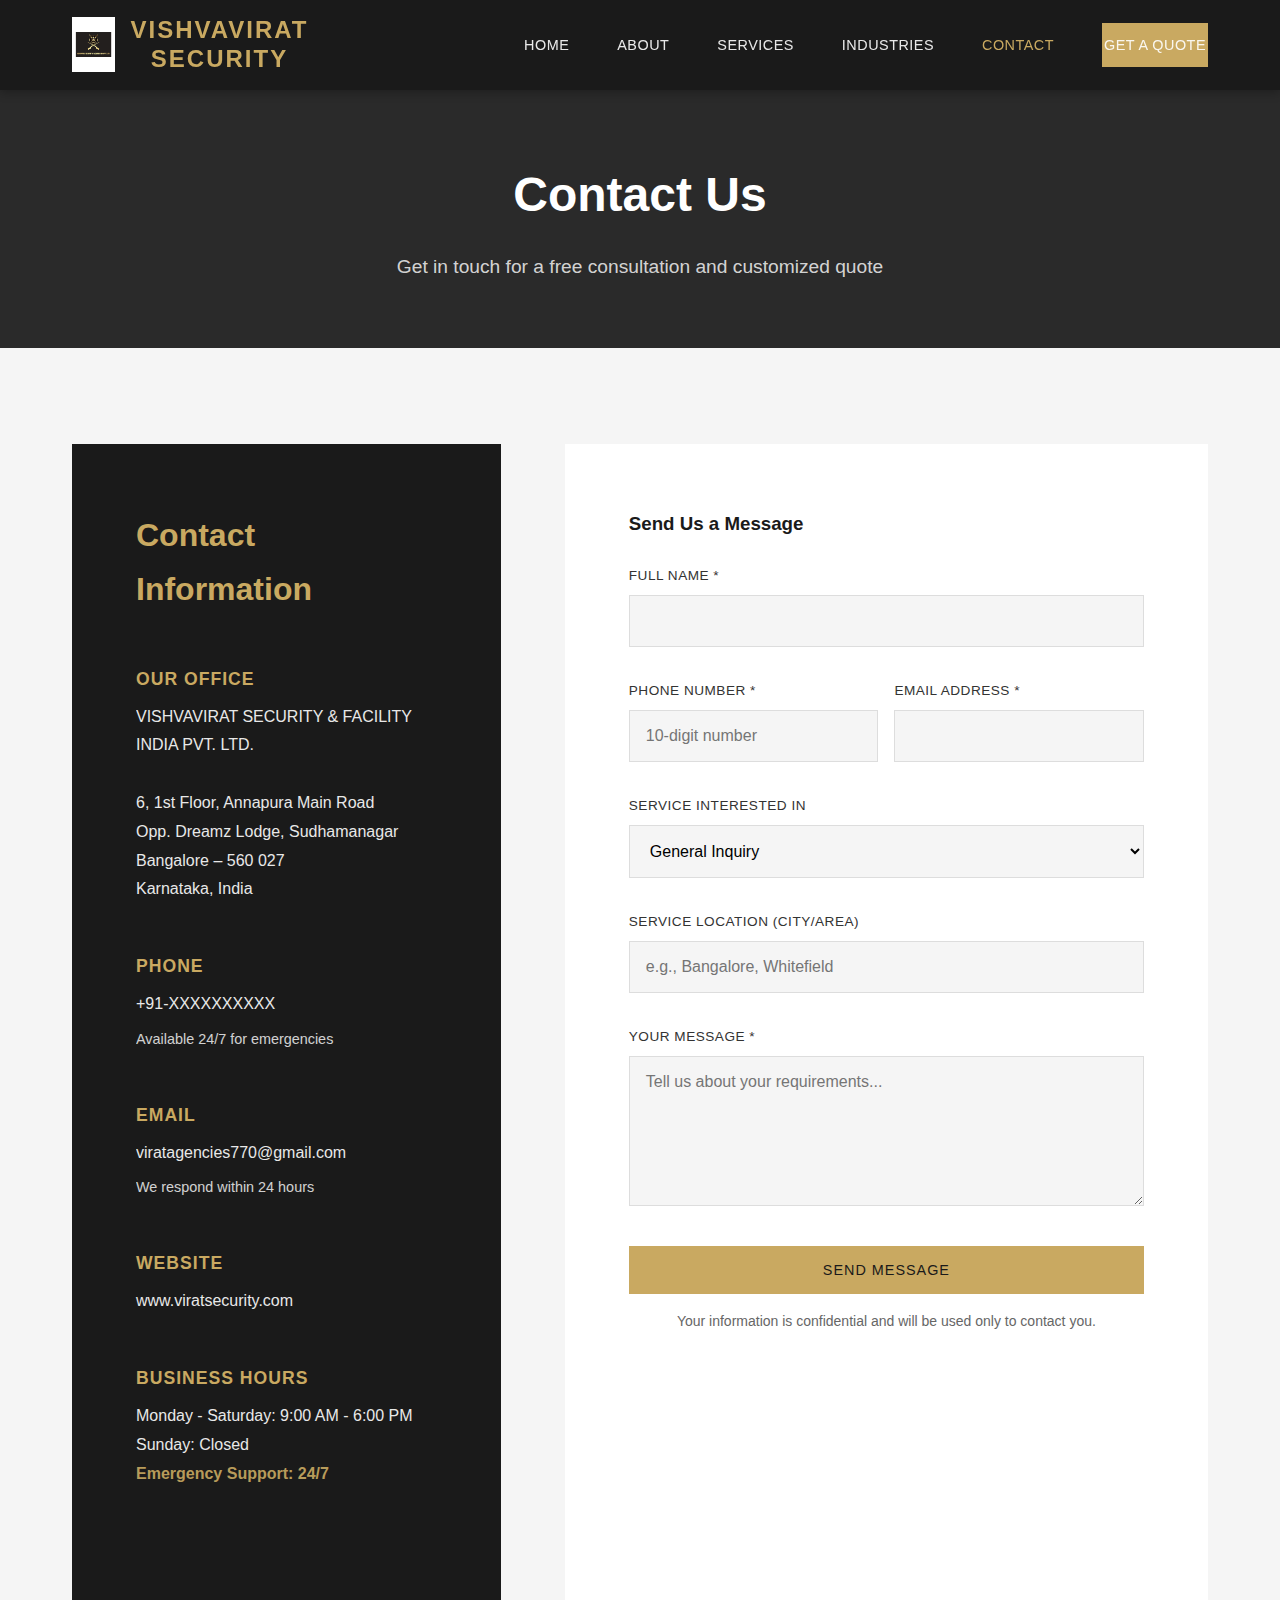
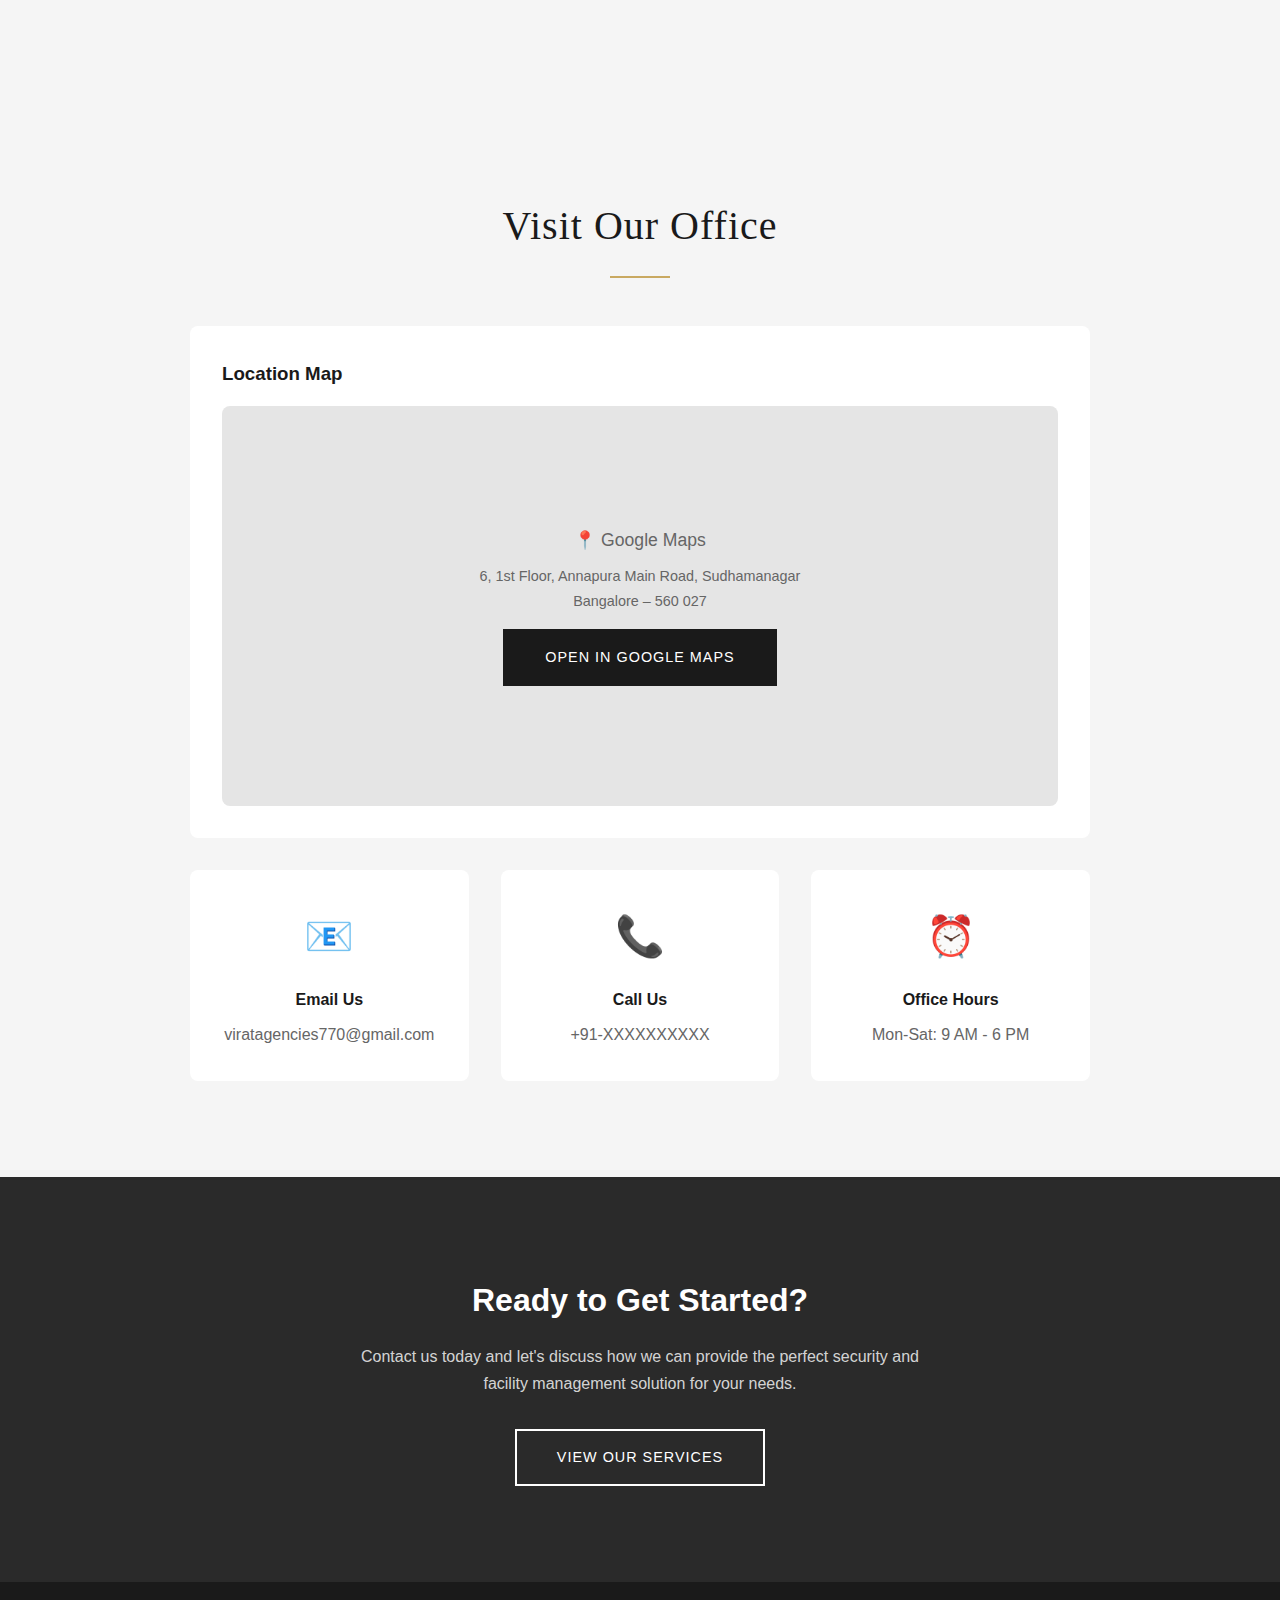
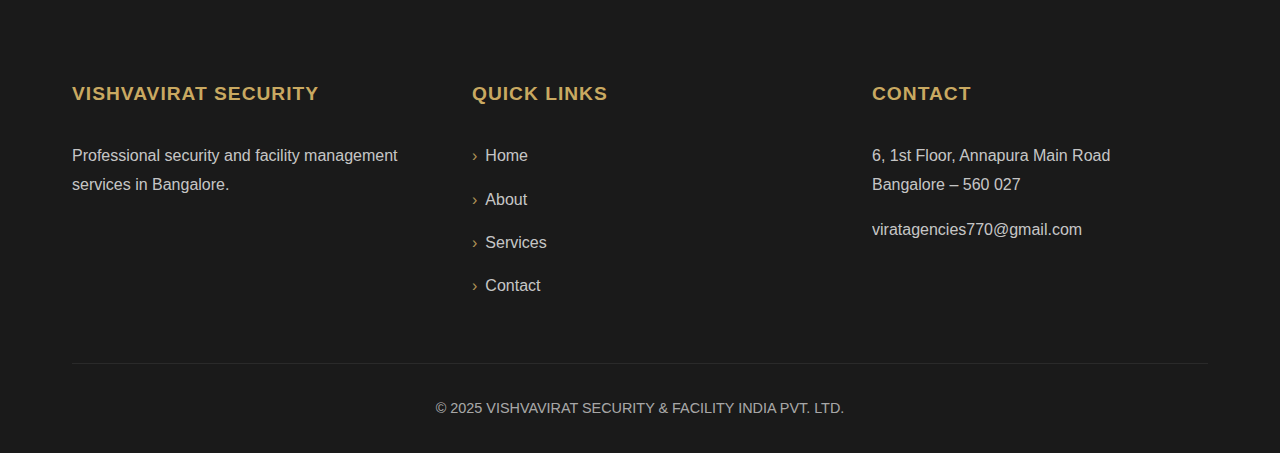
<file: contact.html>
<!DOCTYPE html>
<html lang="en">
<head>
    <meta charset="UTF-8">
    <meta name="viewport" content="width=device-width, initial-scale=1.0">
    <title>Contact Us | VISHVAVIRAT SECURITY</title>
    <link rel="stylesheet" href="/css/style-new.css">
</head>
<body>

<header class="header">
    <nav class="navbar">
        <div class="container">
            <div class="logo">
                <a href="/">
                    <img src="/images/logo.png" alt="VISHVAVIRAT SECURITY Logo" class="logo-img">
                    <span class="logo-text"><span>VISHVAVIRAT</span> SECURITY</span>
                </a>
            </div>
            <ul class="nav-menu">
                <li><a href="/">Home</a></li>
                <li><a href="/about.html">About</a></li>
                <li class="dropdown">
                    <a href="/services.html" class="dropdown-toggle">Services</a>
                    <ul class="dropdown-menu">
                        <li><a href="/services/personal-bouncer.html">Personal Bouncer</a></li>
                        <li><a href="/services/government-security-guard.html">Government Security Guard</a></li>
                        <li><a href="/services/driver.html">Professional Driver</a></li>
                        <li><a href="/services/housekeeping.html">Housekeeping Staff</a></li>
                        <li><a href="/services/gardener.html">Gardener Services</a></li>
                        <li><a href="/services/maid.html">Maid / Domestic Help</a></li>
                    </ul>
                </li>
                <li><a href="/industries.html">Industries</a></li>
                <li><a href="/contact.html" class="active">Contact</a></li>
                <li><a href="/contact.html" class="btn btn-primary">Get a Quote</a></li>
            </ul>
            <button class="mobile-menu-toggle"><span></span><span></span><span></span></button>
        </div>
    </nav>
</header>

<section class="section section-dark" style="padding: 4rem 0;">
    <div class="container" style="text-align: center;">
        <h1 style="font-size: 3rem; margin-bottom: 1rem; color: white;">Contact Us</h1>
        <p style="font-size: 1.2rem; opacity: 0.9;">Get in touch for a free consultation and customized quote</p>
    </div>
</section>

<section class="section contact-section">
    <div class="container">
        <div class="contact-wrapper">
            <div class="contact-info">
                <h3>Contact Information</h3>

                <div class="contact-info-item">
                    <h4>Our Office</h4>
                    <p>
                        VISHVAVIRAT SECURITY & FACILITY INDIA PVT. LTD.<br><br>
                        6, 1st Floor, Annapura Main Road<br>
                        Opp. Dreamz Lodge, Sudhamanagar<br>
                        Bangalore – 560 027<br>
                        Karnataka, India
                    </p>
                </div>

                <div class="contact-info-item">
                    <h4>Phone</h4>
                    <p><a href="tel:+91XXXXXXXXXX" style="color: white;">+91-XXXXXXXXXX</a></p>
                    <p style="font-size: 0.9rem; opacity: 0.8; margin-top: 0.5rem;">Available 24/7 for emergencies</p>
                </div>

                <div class="contact-info-item">
                    <h4>Email</h4>
                    <p><a href="mailto:viratagencies770@gmail.com" style="color: white;">viratagencies770@gmail.com</a></p>
                    <p style="font-size: 0.9rem; opacity: 0.8; margin-top: 0.5rem;">We respond within 24 hours</p>
                </div>

                <div class="contact-info-item">
                    <h4>Website</h4>
                    <p><a href="https://www.viratsecurity.com" style="color: white;">www.viratsecurity.com</a></p>
                </div>

                <div class="contact-info-item">
                    <h4>Business Hours</h4>
                    <p>
                        Monday - Saturday: 9:00 AM - 6:00 PM<br>
                        Sunday: Closed<br>
                        <strong style="color: var(--accent-gold);">Emergency Support: 24/7</strong>
                    </p>
                </div>
            </div>

            <div class="contact-form">
                <h3 style="margin-bottom: 1.5rem; color: var(--primary-dark);">Send Us a Message</h3>
                <form id="contactForm" method="POST">
                    <div class="form-alert"></div>

                    <div class="form-group">
                        <label for="name">Full Name *</label>
                        <input type="text" id="name" name="name" required>
                    </div>

                    <div style="display: grid; grid-template-columns: 1fr 1fr; gap: 1rem;">
                        <div class="form-group">
                            <label for="phone">Phone Number *</label>
                            <input type="tel" id="phone" name="phone" required placeholder="10-digit number">
                        </div>

                        <div class="form-group">
                            <label for="email">Email Address *</label>
                            <input type="email" id="email" name="email" required>
                        </div>
                    </div>

                    <div class="form-group">
                        <label for="service">Service Interested In</label>
                        <select id="service" name="service">
                            <option value="General Inquiry">General Inquiry</option>
                            <option value="Personal Bouncer">Personal Bouncer</option>
                            <option value="Government Security Guard">Government Security Guard</option>
                            <option value="Professional Driver">Professional Driver</option>
                            <option value="Housekeeping Staff">Housekeeping Staff</option>
                            <option value="Gardener Services">Gardener Services</option>
                            <option value="Maid / Domestic Help">Maid / Domestic Help</option>
                        </select>
                    </div>

                    <div class="form-group">
                        <label for="location">Service Location (City/Area)</label>
                        <input type="text" id="location" name="location" placeholder="e.g., Bangalore, Whitefield">
                    </div>

                    <div class="form-group">
                        <label for="message">Your Message *</label>
                        <textarea id="message" name="message" required placeholder="Tell us about your requirements..."></textarea>
                    </div>

                    <button type="submit" class="btn btn-primary" style="width: 100%;">Send Message</button>

                    <p style="margin-top: 1rem; font-size: 0.875rem; color: #666; text-align: center;">
                        Your information is confidential and will be used only to contact you.
                    </p>
                </form>
            </div>
        </div>
    </div>
</section>

<section class="section section-light">
    <div class="container">
        <h2 class="section-title section-title-center" style="color: var(--primary-dark);">Visit Our Office</h2>
        <div style="max-width: 900px; margin: 0 auto;">
            <div style="background: white; padding: 2rem; border-radius: 8px; margin-bottom: 2rem;">
                <h3 style="color: var(--primary-dark); margin-bottom: 1rem;">Location Map</h3>
                <div style="background: #e5e5e5; height: 400px; border-radius: 8px; display: flex; align-items: center; justify-content: center; color: #666;">
                    <div style="text-align: center;">
                        <p style="font-size: 1.1rem; margin-bottom: 0.5rem;">📍 Google Maps</p>
                        <p style="font-size: 0.9rem;">6, 1st Floor, Annapura Main Road, Sudhamanagar</p>
                        <p style="font-size: 0.9rem;">Bangalore – 560 027</p>
                        <a href="https://maps.google.com" target="_blank" class="btn btn-dark" style="margin-top: 1rem;">Open in Google Maps</a>
                    </div>
                </div>
            </div>

            <div style="display: grid; grid-template-columns: repeat(auto-fit, minmax(250px, 1fr)); gap: 2rem;">
                <div style="background: white; padding: 2rem; text-align: center; border-radius: 8px;">
                    <div style="font-size: 2.5rem; color: var(--accent-gold); margin-bottom: 1rem;">📧</div>
                    <h4 style="color: var(--primary-dark); margin-bottom: 0.5rem;">Email Us</h4>
                    <p style="color: #666;">viratagencies770@gmail.com</p>
                </div>
                <div style="background: white; padding: 2rem; text-align: center; border-radius: 8px;">
                    <div style="font-size: 2.5rem; color: var(--accent-gold); margin-bottom: 1rem;">📞</div>
                    <h4 style="color: var(--primary-dark); margin-bottom: 0.5rem;">Call Us</h4>
                    <p style="color: #666;">+91-XXXXXXXXXX</p>
                </div>
                <div style="background: white; padding: 2rem; text-align: center; border-radius: 8px;">
                    <div style="font-size: 2.5rem; color: var(--accent-gold); margin-bottom: 1rem;">⏰</div>
                    <h4 style="color: var(--primary-dark); margin-bottom: 0.5rem;">Office Hours</h4>
                    <p style="color: #666;">Mon-Sat: 9 AM - 6 PM</p>
                </div>
            </div>
        </div>
    </div>
</section>

<section class="section section-dark">
    <div class="container" style="text-align: center;">
        <h2 style="font-size: 2rem; margin-bottom: 1rem; color: white;">Ready to Get Started?</h2>
        <p style="opacity: 0.9; margin-bottom: 2rem; max-width: 600px; margin-left: auto; margin-right: auto;">
            Contact us today and let's discuss how we can provide the perfect security and facility management solution for your needs.
        </p>
        <a href="/services.html" class="btn btn-outline-light">View Our Services</a>
    </div>
</section>

<footer class="footer">
    <div class="container">
        <div class="footer-content">
            <div class="footer-section">
                <h3>VISHVAVIRAT SECURITY</h3>
                <p>Professional security and facility management services in Bangalore.</p>
            </div>
            <div class="footer-section">
                <h3>Quick Links</h3>
                <div class="footer-links">
                    <a href="/">Home</a>
                    <a href="/about.html">About</a>
                    <a href="/services.html">Services</a>
                    <a href="/contact.html">Contact</a>
                </div>
            </div>
            <div class="footer-section">
                <h3>Contact</h3>
                <p>6, 1st Floor, Annapura Main Road<br>Bangalore – 560 027</p>
                <p style="margin-top: 1rem;">viratagencies770@gmail.com</p>
            </div>
        </div>
        <div class="footer-bottom">
            <p>&copy; 2025 VISHVAVIRAT SECURITY & FACILITY INDIA PVT. LTD.</p>
        </div>
    </div>
</footer>

<script src="/js/main-new.js"></script>
</body>
</html>
</file>
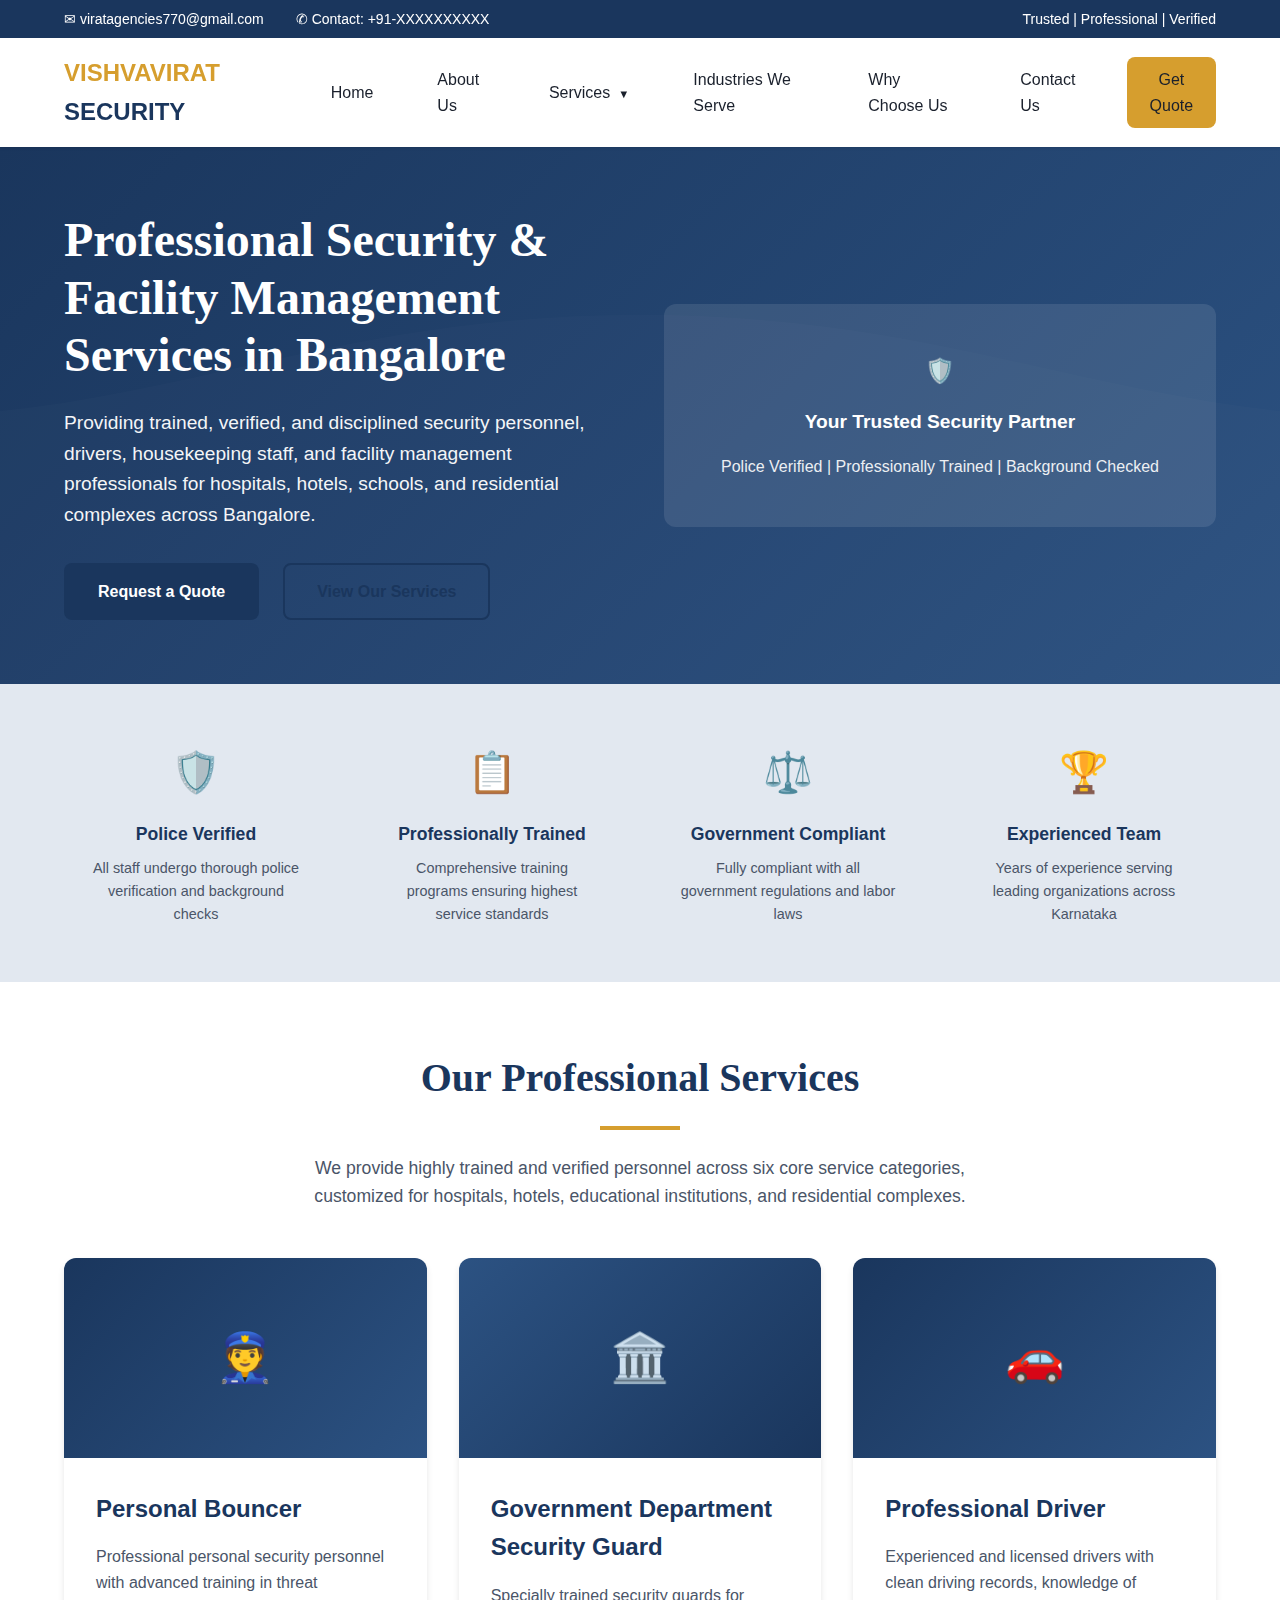
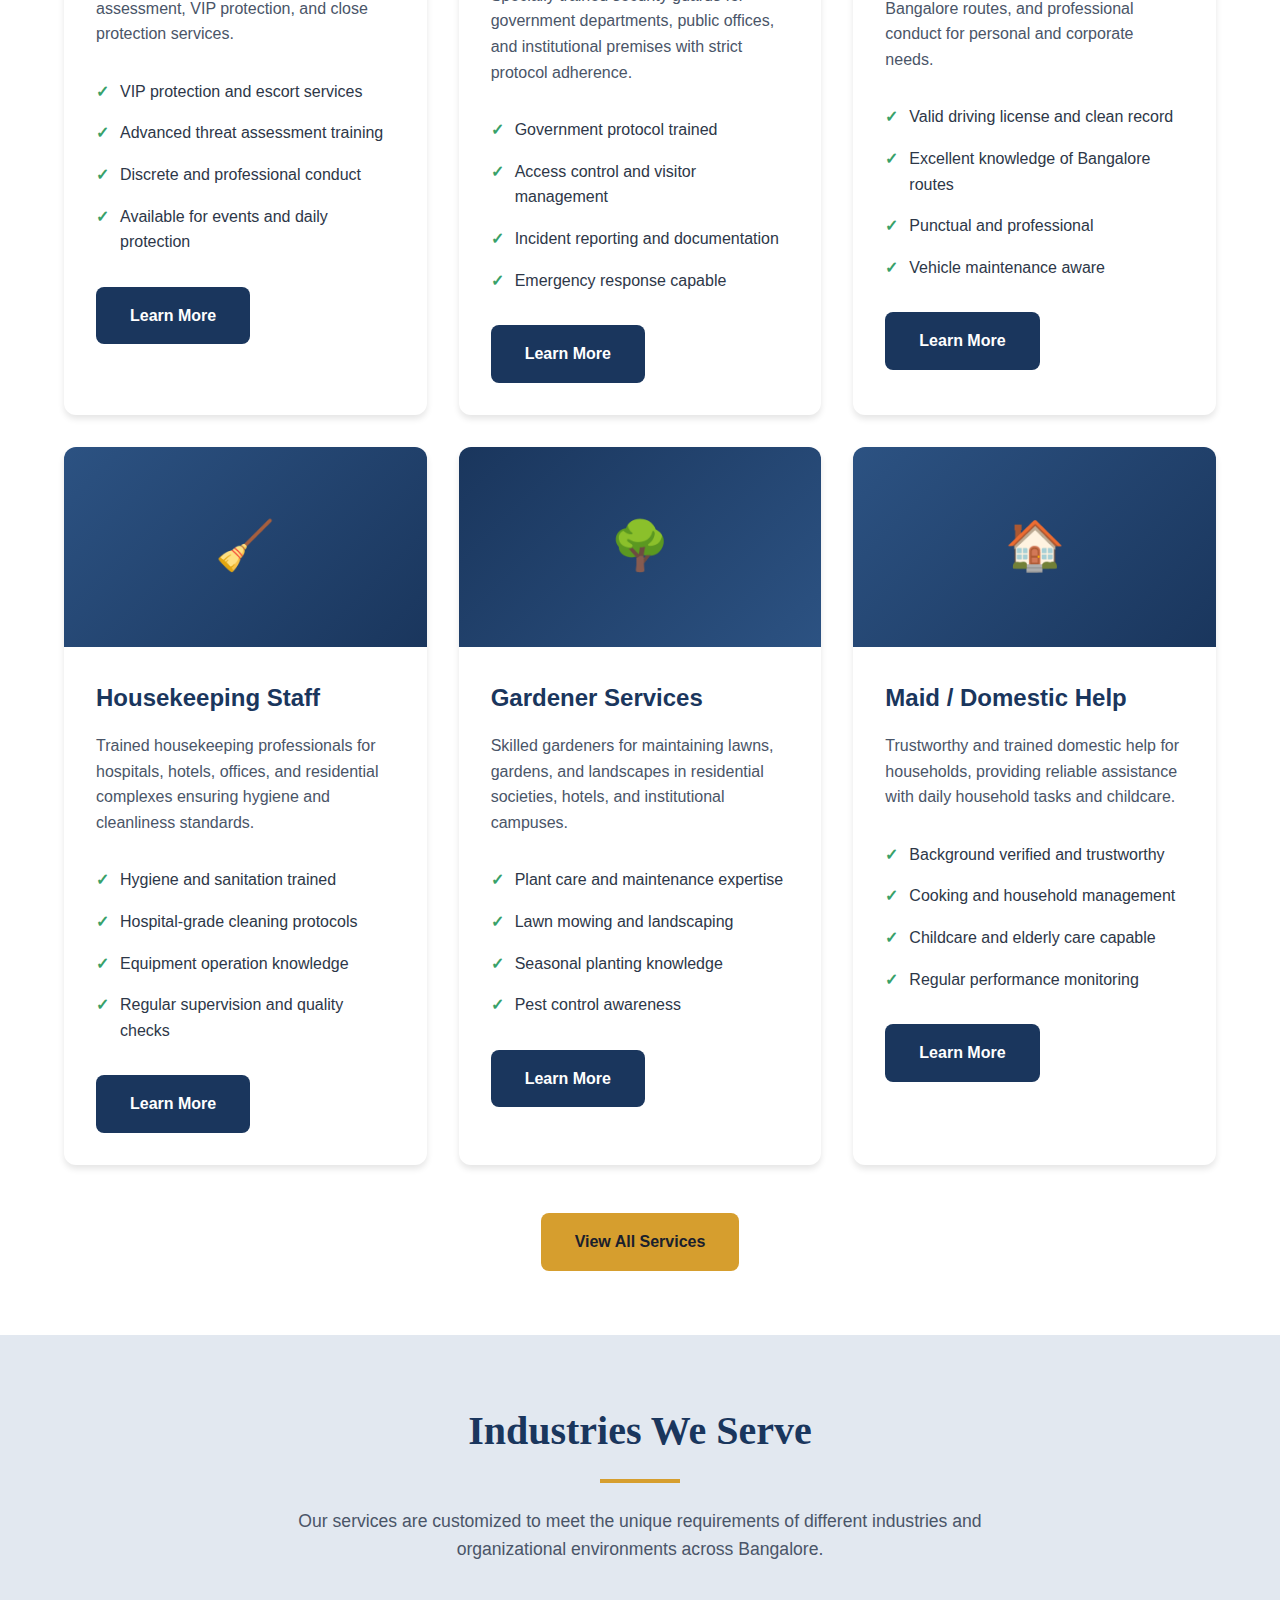
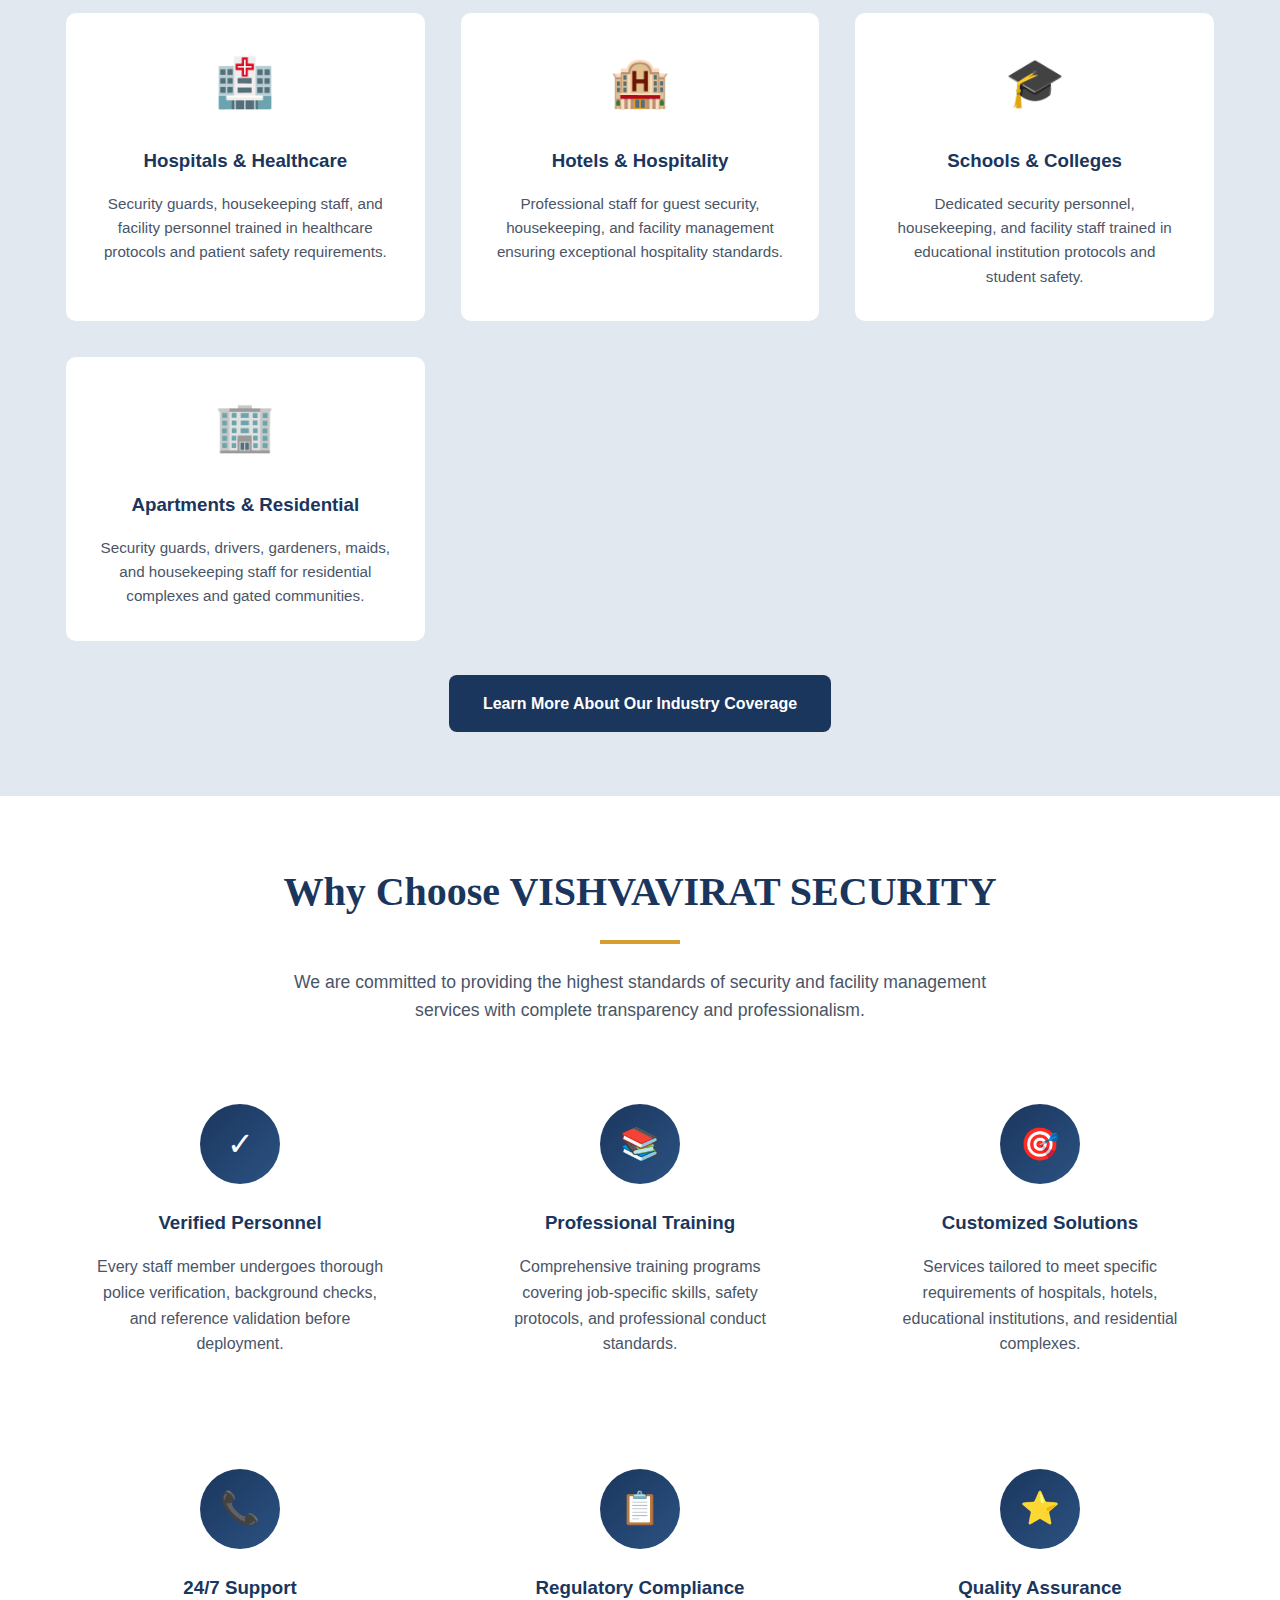
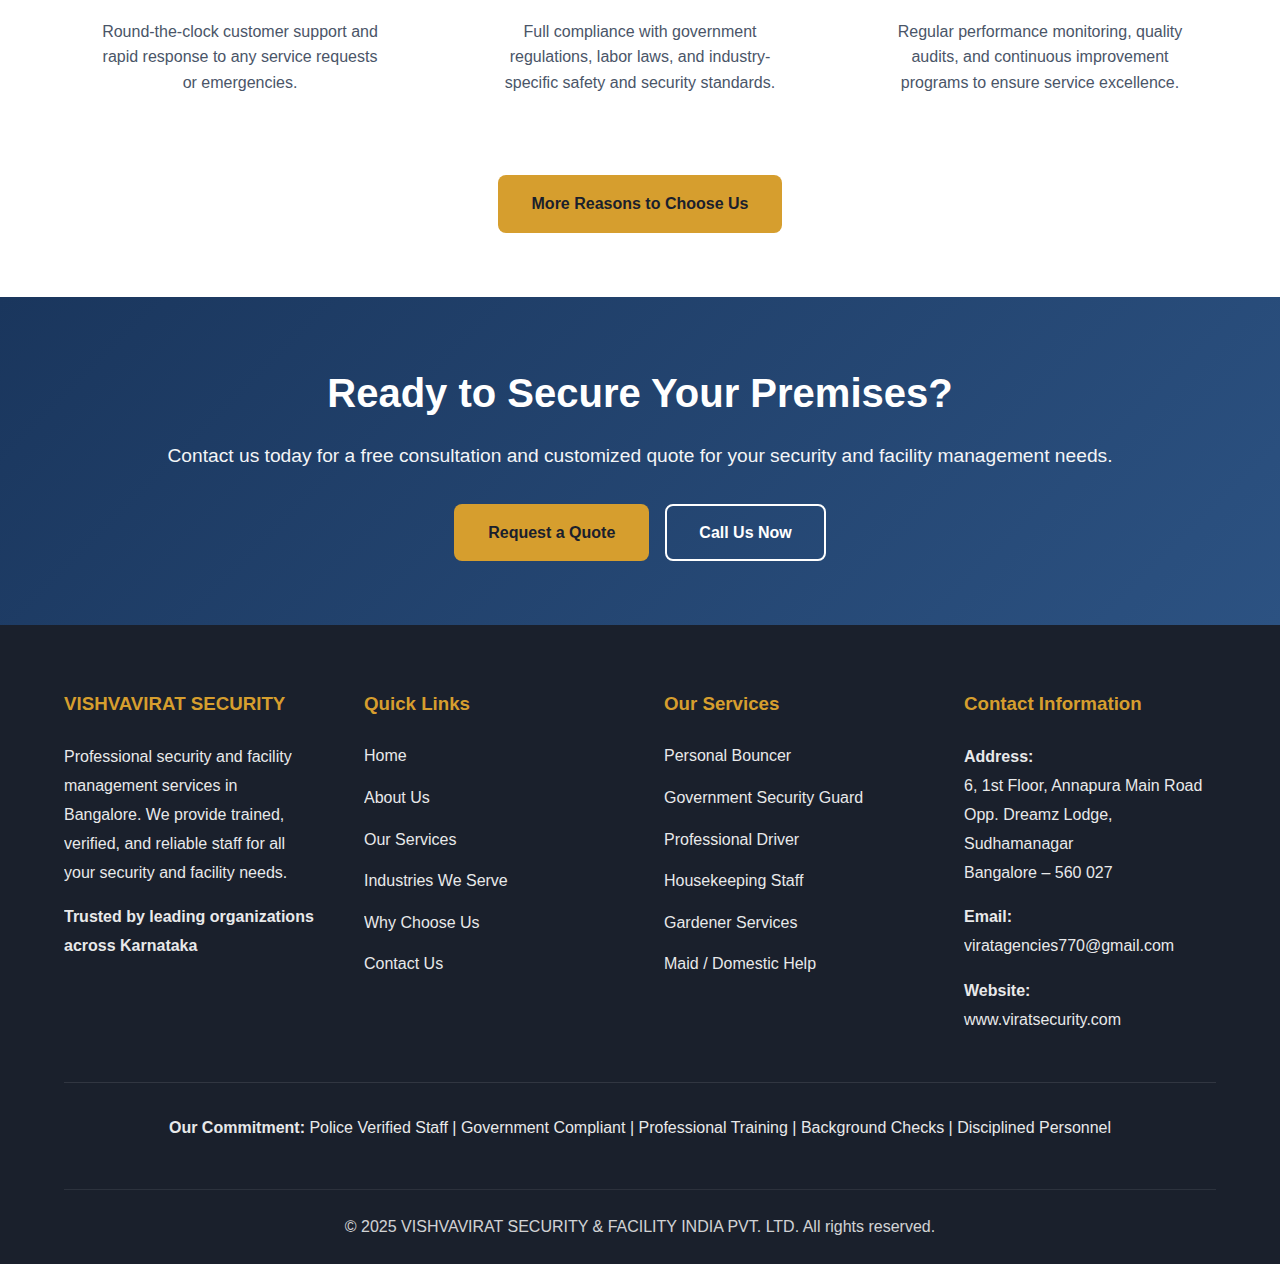
<file: index-old.html>
<!DOCTYPE html>
<html lang="en">
<head>
    <meta charset="UTF-8">
    <meta name="viewport" content="width=device-width, initial-scale=1.0">
    <meta http-equiv="X-UA-Compatible" content="IE=edge">

    <!-- SEO Meta Tags -->
    <meta name="description" content="VISHVAVIRAT SECURITY & FACILITY INDIA PVT. LTD. - Professional security guards, personal bouncers, drivers, housekeeping, and facility management services in Bangalore. Trained, verified, and reliable staff.">
    <meta name="keywords" content="security services bangalore, personal bouncer, security guard, driver services, housekeeping staff, gardener, maid services, facility management">
    <meta name="author" content="VISHVAVIRAT SECURITY & FACILITY INDIA PVT. LTD.">
    <meta name="robots" content="index, follow">

    <title>Professional Security & Facility Management Services in Bangalore | VISHVAVIRAT SECURITY</title>

    <link rel="icon" type="image/png" href="/images/favicon.png">
    <link rel="stylesheet" href="/css/style.css">

    <script type="application/ld+json">
    {
        "@context": "https://schema.org",
        "@type": "SecurityService",
        "name": "VISHVAVIRAT SECURITY & FACILITY INDIA PVT. LTD.",
        "url": "https://www.viratsecurity.com",
        "logo": "https://www.viratsecurity.com/images/logo.png",
        "email": "viratagencies770@gmail.com",
        "address": {
            "@type": "PostalAddress",
            "streetAddress": "6, 1st Floor, Annapura Main Road, Opp. Dreamz Lodge, Sudhamanagar",
            "addressLocality": "Bangalore",
            "postalCode": "560027",
            "addressCountry": "IN"
        }
    }
    </script>
</head>
<body>

<!-- Header -->
<header class="header">
    <div class="topbar">
        <div class="container">
            <div class="topbar-info">
                <a href="mailto:viratagencies770@gmail.com">✉ viratagencies770@gmail.com</a>
                <a href="tel:+91XXXXXXXXXX">✆ Contact: +91-XXXXXXXXXX</a>
            </div>
            <div class="topbar-social">
                <span>Trusted | Professional | Verified</span>
            </div>
        </div>
    </div>

    <nav class="navbar">
        <div class="container">
            <div class="logo">
                <a href="/"><span>VISHVAVIRAT</span> SECURITY</a>
            </div>

            <ul class="nav-menu">
                <li><a href="/" class="active">Home</a></li>
                <li><a href="/about.html">About Us</a></li>
                <li class="dropdown">
                    <a href="/services.html" class="dropdown-toggle">Services</a>
                    <ul class="dropdown-menu">
                        <li><a href="/services/personal-bouncer.html">Personal Bouncer</a></li>
                        <li><a href="/services/government-security-guard.html">Government Security Guard</a></li>
                        <li><a href="/services/driver.html">Professional Driver</a></li>
                        <li><a href="/services/housekeeping.html">Housekeeping Staff</a></li>
                        <li><a href="/services/gardener.html">Gardener Services</a></li>
                        <li><a href="/services/maid.html">Maid / Domestic Help</a></li>
                    </ul>
                </li>
                <li><a href="/industries.html">Industries We Serve</a></li>
                <li><a href="/why-choose-us.html">Why Choose Us</a></li>
                <li><a href="/contact.html">Contact Us</a></li>
                <li><a href="/contact.html" class="btn btn-accent">Get Quote</a></li>
            </ul>

            <button class="mobile-menu-toggle" aria-label="Toggle menu">
                <span></span>
                <span></span>
                <span></span>
            </button>
        </div>
    </nav>
</header>

<!-- Hero Section -->
<section class="hero">
    <div class="container">
        <div class="hero-content">
            <h1>Professional Security & Facility Management Services in Bangalore</h1>
            <p>
                Providing trained, verified, and disciplined security personnel, drivers,
                housekeeping staff, and facility management professionals for hospitals,
                hotels, schools, and residential complexes across Bangalore.
            </p>
            <div class="hero-buttons">
                <a href="/contact.html" class="btn btn-primary">Request a Quote</a>
                <a href="/services.html" class="btn btn-outline">View Our Services</a>
            </div>
        </div>
        <div class="hero-image">
            <!-- Placeholder for hero image - replace with actual professional image -->
            <div style="background: rgba(255,255,255,0.1); padding: 3rem; border-radius: 12px; text-align: center;">
                <p style="font-size: 1.5rem; margin-bottom: 1rem;">🛡️</p>
                <p style="font-size: 1.2rem; font-weight: 600;">Your Trusted Security Partner</p>
                <p style="margin-top: 1rem; opacity: 0.9;">Police Verified | Professionally Trained | Background Checked</p>
            </div>
        </div>
    </div>
</section>

<!-- Trust Indicators Bar -->
<section class="trust-bar">
    <div class="container">
        <div class="trust-items">
            <div class="trust-item">
                <div class="trust-item-icon">🛡️</div>
                <h3>Police Verified</h3>
                <p>All staff undergo thorough police verification and background checks</p>
            </div>
            <div class="trust-item">
                <div class="trust-item-icon">📋</div>
                <h3>Professionally Trained</h3>
                <p>Comprehensive training programs ensuring highest service standards</p>
            </div>
            <div class="trust-item">
                <div class="trust-item-icon">⚖️</div>
                <h3>Government Compliant</h3>
                <p>Fully compliant with all government regulations and labor laws</p>
            </div>
            <div class="trust-item">
                <div class="trust-item-icon">🏆</div>
                <h3>Experienced Team</h3>
                <p>Years of experience serving leading organizations across Karnataka</p>
            </div>
        </div>
    </div>
</section>

<!-- Services Section -->
<section class="section">
    <div class="container">
        <h2 class="section-title">Our Professional Services</h2>
        <p class="section-subtitle">
            We provide highly trained and verified personnel across six core service categories,
            customized for hospitals, hotels, educational institutions, and residential complexes.
        </p>

        <div class="services-grid">
            <!-- Service 1: Personal Bouncer -->
            <div class="service-card">
                <div class="service-card-image">
                    <div style="background: linear-gradient(135deg, #1a365d, #2c5282); height: 200px; display: flex; align-items: center; justify-content: center; color: white; font-size: 3rem;">
                        👮
                    </div>
                </div>
                <div class="service-card-content">
                    <h3>Personal Bouncer</h3>
                    <p>
                        Professional personal security personnel with advanced training in threat
                        assessment, VIP protection, and close protection services.
                    </p>
                    <ul class="service-card-features">
                        <li>VIP protection and escort services</li>
                        <li>Advanced threat assessment training</li>
                        <li>Discrete and professional conduct</li>
                        <li>Available for events and daily protection</li>
                    </ul>
                    <a href="/services/personal-bouncer.html" class="btn btn-primary">Learn More</a>
                </div>
            </div>

            <!-- Service 2: Government Security Guard -->
            <div class="service-card">
                <div class="service-card-image">
                    <div style="background: linear-gradient(135deg, #2c5282, #1a365d); height: 200px; display: flex; align-items: center; justify-content: center; color: white; font-size: 3rem;">
                        🏛️
                    </div>
                </div>
                <div class="service-card-content">
                    <h3>Government Department Security Guard</h3>
                    <p>
                        Specially trained security guards for government departments, public offices,
                        and institutional premises with strict protocol adherence.
                    </p>
                    <ul class="service-card-features">
                        <li>Government protocol trained</li>
                        <li>Access control and visitor management</li>
                        <li>Incident reporting and documentation</li>
                        <li>Emergency response capable</li>
                    </ul>
                    <a href="/services/government-security-guard.html" class="btn btn-primary">Learn More</a>
                </div>
            </div>

            <!-- Service 3: Professional Driver -->
            <div class="service-card">
                <div class="service-card-image">
                    <div style="background: linear-gradient(135deg, #1a365d, #2c5282); height: 200px; display: flex; align-items: center; justify-content: center; color: white; font-size: 3rem;">
                        🚗
                    </div>
                </div>
                <div class="service-card-content">
                    <h3>Professional Driver</h3>
                    <p>
                        Experienced and licensed drivers with clean driving records, knowledge of
                        Bangalore routes, and professional conduct for personal and corporate needs.
                    </p>
                    <ul class="service-card-features">
                        <li>Valid driving license and clean record</li>
                        <li>Excellent knowledge of Bangalore routes</li>
                        <li>Punctual and professional</li>
                        <li>Vehicle maintenance aware</li>
                    </ul>
                    <a href="/services/driver.html" class="btn btn-primary">Learn More</a>
                </div>
            </div>

            <!-- Service 4: Housekeeping Staff -->
            <div class="service-card">
                <div class="service-card-image">
                    <div style="background: linear-gradient(135deg, #2c5282, #1a365d); height: 200px; display: flex; align-items: center; justify-content: center; color: white; font-size: 3rem;">
                        🧹
                    </div>
                </div>
                <div class="service-card-content">
                    <h3>Housekeeping Staff</h3>
                    <p>
                        Trained housekeeping professionals for hospitals, hotels, offices, and
                        residential complexes ensuring hygiene and cleanliness standards.
                    </p>
                    <ul class="service-card-features">
                        <li>Hygiene and sanitation trained</li>
                        <li>Hospital-grade cleaning protocols</li>
                        <li>Equipment operation knowledge</li>
                        <li>Regular supervision and quality checks</li>
                    </ul>
                    <a href="/services/housekeeping.html" class="btn btn-primary">Learn More</a>
                </div>
            </div>

            <!-- Service 5: Gardener Services -->
            <div class="service-card">
                <div class="service-card-image">
                    <div style="background: linear-gradient(135deg, #1a365d, #2c5282); height: 200px; display: flex; align-items: center; justify-content: center; color: white; font-size: 3rem;">
                        🌳
                    </div>
                </div>
                <div class="service-card-content">
                    <h3>Gardener Services</h3>
                    <p>
                        Skilled gardeners for maintaining lawns, gardens, and landscapes in
                        residential societies, hotels, and institutional campuses.
                    </p>
                    <ul class="service-card-features">
                        <li>Plant care and maintenance expertise</li>
                        <li>Lawn mowing and landscaping</li>
                        <li>Seasonal planting knowledge</li>
                        <li>Pest control awareness</li>
                    </ul>
                    <a href="/services/gardener.html" class="btn btn-primary">Learn More</a>
                </div>
            </div>

            <!-- Service 6: Maid / Domestic Help -->
            <div class="service-card">
                <div class="service-card-image">
                    <div style="background: linear-gradient(135deg, #2c5282, #1a365d); height: 200px; display: flex; align-items: center; justify-content: center; color: white; font-size: 3rem;">
                        🏠
                    </div>
                </div>
                <div class="service-card-content">
                    <h3>Maid / Domestic Help</h3>
                    <p>
                        Trustworthy and trained domestic help for households, providing reliable
                        assistance with daily household tasks and childcare.
                    </p>
                    <ul class="service-card-features">
                        <li>Background verified and trustworthy</li>
                        <li>Cooking and household management</li>
                        <li>Childcare and elderly care capable</li>
                        <li>Regular performance monitoring</li>
                    </ul>
                    <a href="/services/maid.html" class="btn btn-primary">Learn More</a>
                </div>
            </div>
        </div>

        <div style="text-align: center; margin-top: 3rem;">
            <a href="/services.html" class="btn btn-accent">View All Services</a>
        </div>
    </div>
</section>

<!-- Industries We Serve -->
<section class="section" style="background: var(--gray-lighter);">
    <div class="container">
        <h2 class="section-title">Industries We Serve</h2>
        <p class="section-subtitle">
            Our services are customized to meet the unique requirements of different industries
            and organizational environments across Bangalore.
        </p>

        <div class="industries-grid">
            <div class="industry-card">
                <div class="industry-icon">🏥</div>
                <h3>Hospitals & Healthcare</h3>
                <p>
                    Security guards, housekeeping staff, and facility personnel trained in
                    healthcare protocols and patient safety requirements.
                </p>
            </div>

            <div class="industry-card">
                <div class="industry-icon">🏨</div>
                <h3>Hotels & Hospitality</h3>
                <p>
                    Professional staff for guest security, housekeeping, and facility management
                    ensuring exceptional hospitality standards.
                </p>
            </div>

            <div class="industry-card">
                <div class="industry-icon">🎓</div>
                <h3>Schools & Colleges</h3>
                <p>
                    Dedicated security personnel, housekeeping, and facility staff trained in
                    educational institution protocols and student safety.
                </p>
            </div>

            <div class="industry-card">
                <div class="industry-icon">🏢</div>
                <h3>Apartments & Residential</h3>
                <p>
                    Security guards, drivers, gardeners, maids, and housekeeping staff for
                    residential complexes and gated communities.
                </p>
            </div>
        </div>

        <div style="text-align: center; margin-top: 2rem;">
            <a href="/industries.html" class="btn btn-primary">Learn More About Our Industry Coverage</a>
        </div>
    </div>
</section>

<!-- Why Choose Us -->
<section class="section">
    <div class="container">
        <h2 class="section-title">Why Choose VISHVAVIRAT SECURITY</h2>
        <p class="section-subtitle">
            We are committed to providing the highest standards of security and facility
            management services with complete transparency and professionalism.
        </p>

        <div class="features-grid">
            <div class="feature-box">
                <div class="feature-icon">✓</div>
                <h3>Verified Personnel</h3>
                <p>
                    Every staff member undergoes thorough police verification, background checks,
                    and reference validation before deployment.
                </p>
            </div>

            <div class="feature-box">
                <div class="feature-icon">📚</div>
                <h3>Professional Training</h3>
                <p>
                    Comprehensive training programs covering job-specific skills, safety protocols,
                    and professional conduct standards.
                </p>
            </div>

            <div class="feature-box">
                <div class="feature-icon">🎯</div>
                <h3>Customized Solutions</h3>
                <p>
                    Services tailored to meet specific requirements of hospitals, hotels,
                    educational institutions, and residential complexes.
                </p>
            </div>

            <div class="feature-box">
                <div class="feature-icon">📞</div>
                <h3>24/7 Support</h3>
                <p>
                    Round-the-clock customer support and rapid response to any service requests
                    or emergencies.
                </p>
            </div>

            <div class="feature-box">
                <div class="feature-icon">📋</div>
                <h3>Regulatory Compliance</h3>
                <p>
                    Full compliance with government regulations, labor laws, and industry-specific
                    safety and security standards.
                </p>
            </div>

            <div class="feature-box">
                <div class="feature-icon">⭐</div>
                <h3>Quality Assurance</h3>
                <p>
                    Regular performance monitoring, quality audits, and continuous improvement
                    programs to ensure service excellence.
                </p>
            </div>
        </div>

        <div style="text-align: center; margin-top: 3rem;">
            <a href="/why-choose-us.html" class="btn btn-accent">More Reasons to Choose Us</a>
        </div>
    </div>
</section>

<!-- CTA Section -->
<section class="section" style="background: linear-gradient(135deg, var(--primary-color), var(--secondary-color)); color: white;">
    <div class="container" style="text-align: center;">
        <h2 style="color: white; font-size: 2.5rem; margin-bottom: 1rem;">Ready to Secure Your Premises?</h2>
        <p style="font-size: 1.2rem; margin-bottom: 2rem; opacity: 0.95;">
            Contact us today for a free consultation and customized quote for your security
            and facility management needs.
        </p>
        <div style="display: flex; gap: 1rem; justify-content: center; flex-wrap: wrap;">
            <a href="/contact.html" class="btn btn-accent">Request a Quote</a>
            <a href="tel:+91XXXXXXXXXX" class="btn btn-outline" style="border-color: white; color: white;">Call Us Now</a>
        </div>
    </div>
</section>

<!-- Footer -->
<footer class="footer">
    <div class="container">
        <div class="footer-content">
            <div class="footer-section">
                <h3>VISHVAVIRAT SECURITY</h3>
                <p>
                    Professional security and facility management services in Bangalore.
                    We provide trained, verified, and reliable staff for all your security
                    and facility needs.
                </p>
                <p style="margin-top: 1rem;">
                    <strong>Trusted by leading organizations across Karnataka</strong>
                </p>
            </div>

            <div class="footer-section">
                <h3>Quick Links</h3>
                <div class="footer-links">
                    <a href="/">Home</a>
                    <a href="/about.html">About Us</a>
                    <a href="/services.html">Our Services</a>
                    <a href="/industries.html">Industries We Serve</a>
                    <a href="/why-choose-us.html">Why Choose Us</a>
                    <a href="/contact.html">Contact Us</a>
                </div>
            </div>

            <div class="footer-section">
                <h3>Our Services</h3>
                <div class="footer-links">
                    <a href="/services/personal-bouncer.html">Personal Bouncer</a>
                    <a href="/services/government-security-guard.html">Government Security Guard</a>
                    <a href="/services/driver.html">Professional Driver</a>
                    <a href="/services/housekeeping.html">Housekeeping Staff</a>
                    <a href="/services/gardener.html">Gardener Services</a>
                    <a href="/services/maid.html">Maid / Domestic Help</a>
                </div>
            </div>

            <div class="footer-section">
                <h3>Contact Information</h3>
                <p>
                    <strong>Address:</strong><br>
                    6, 1st Floor, Annapura Main Road<br>
                    Opp. Dreamz Lodge, Sudhamanagar<br>
                    Bangalore – 560 027
                </p>
                <p style="margin-top: 1rem;">
                    <strong>Email:</strong><br>
                    <a href="mailto:viratagencies770@gmail.com">viratagencies770@gmail.com</a>
                </p>
                <p style="margin-top: 1rem;">
                    <strong>Website:</strong><br>
                    <a href="https://www.viratsecurity.com">www.viratsecurity.com</a>
                </p>
            </div>
        </div>

        <div class="footer-certifications" style="text-align: center; padding: 2rem 0; border-top: 1px solid rgba(255,255,255,0.1); margin-top: 2rem;">
            <p style="opacity: 0.9; margin-bottom: 1rem;">
                <strong>Our Commitment:</strong> Police Verified Staff | Government Compliant |
                Professional Training | Background Checks | Disciplined Personnel
            </p>
        </div>

        <div class="footer-bottom">
            <p>&copy; 2025 VISHVAVIRAT SECURITY & FACILITY INDIA PVT. LTD. All rights reserved.</p>
        </div>
    </div>
</footer>

<script src="/js/main.js"></script>

</body>
</html>
</file>
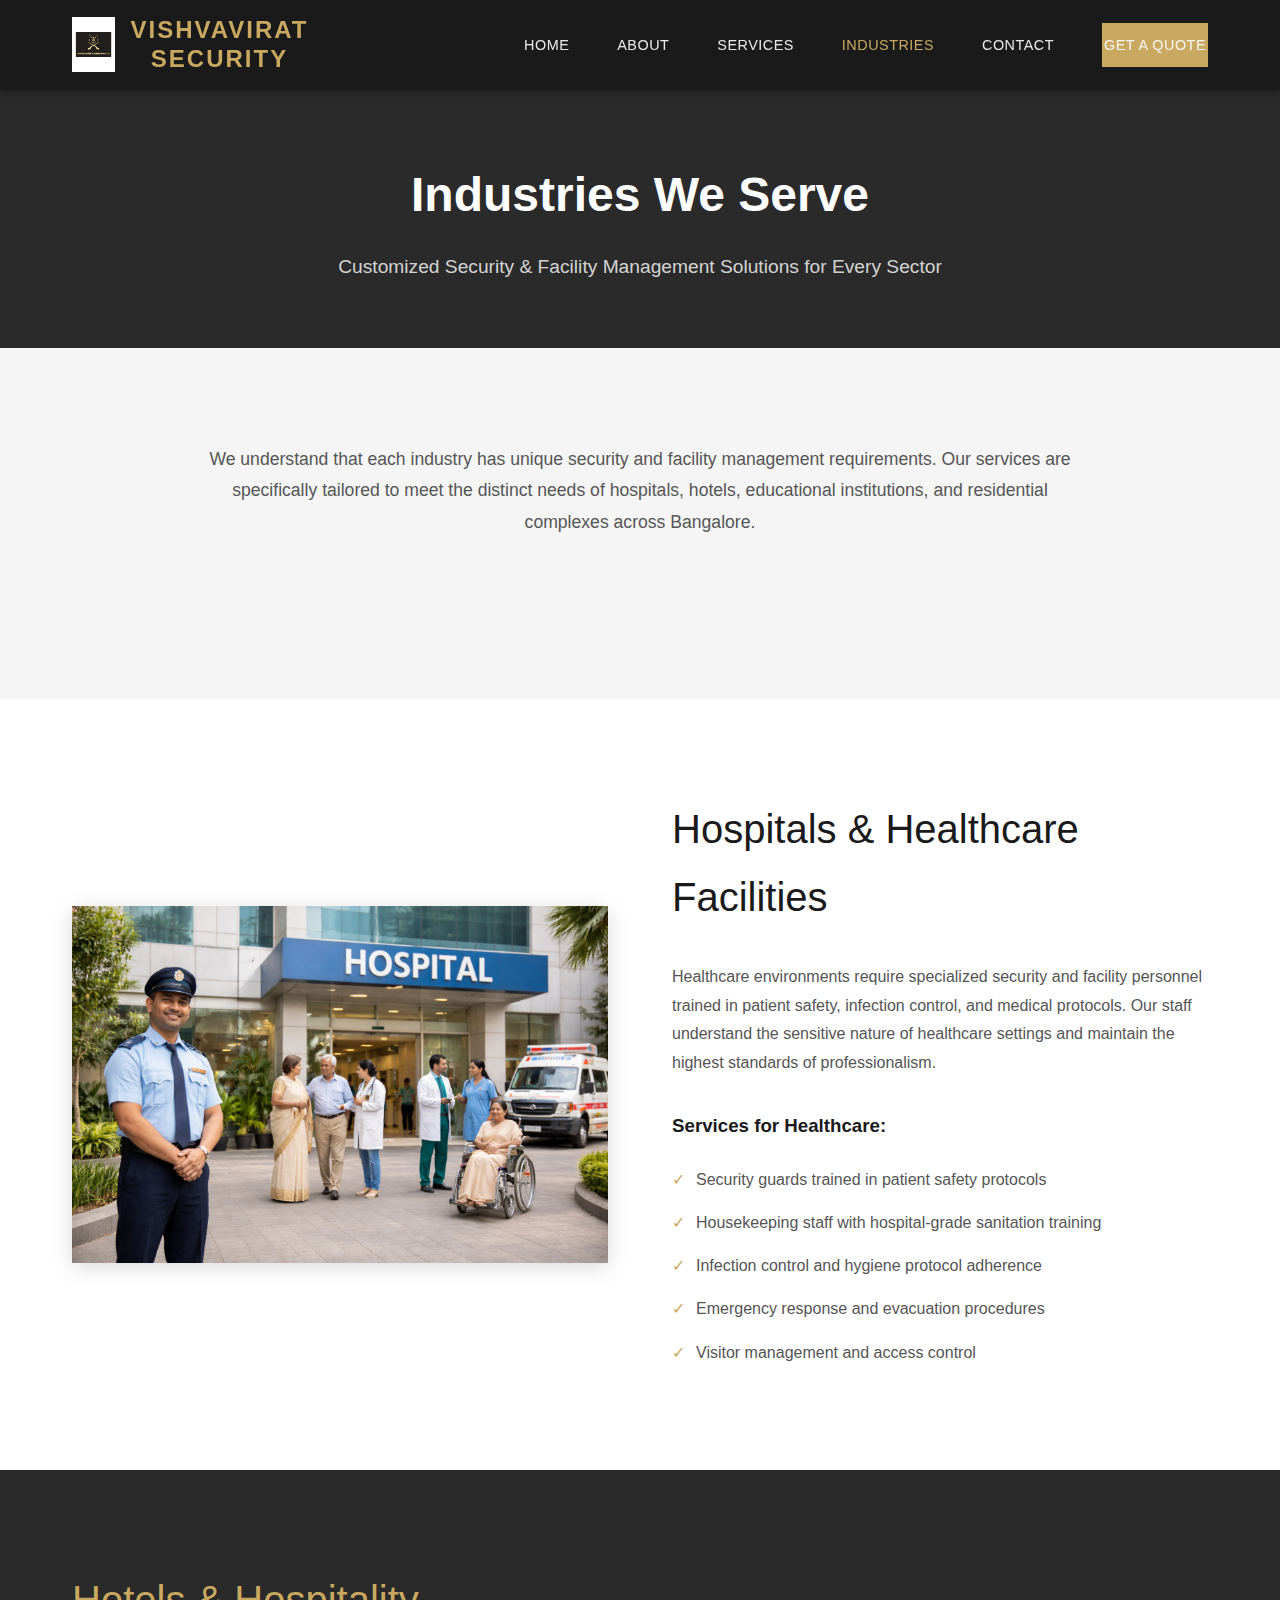
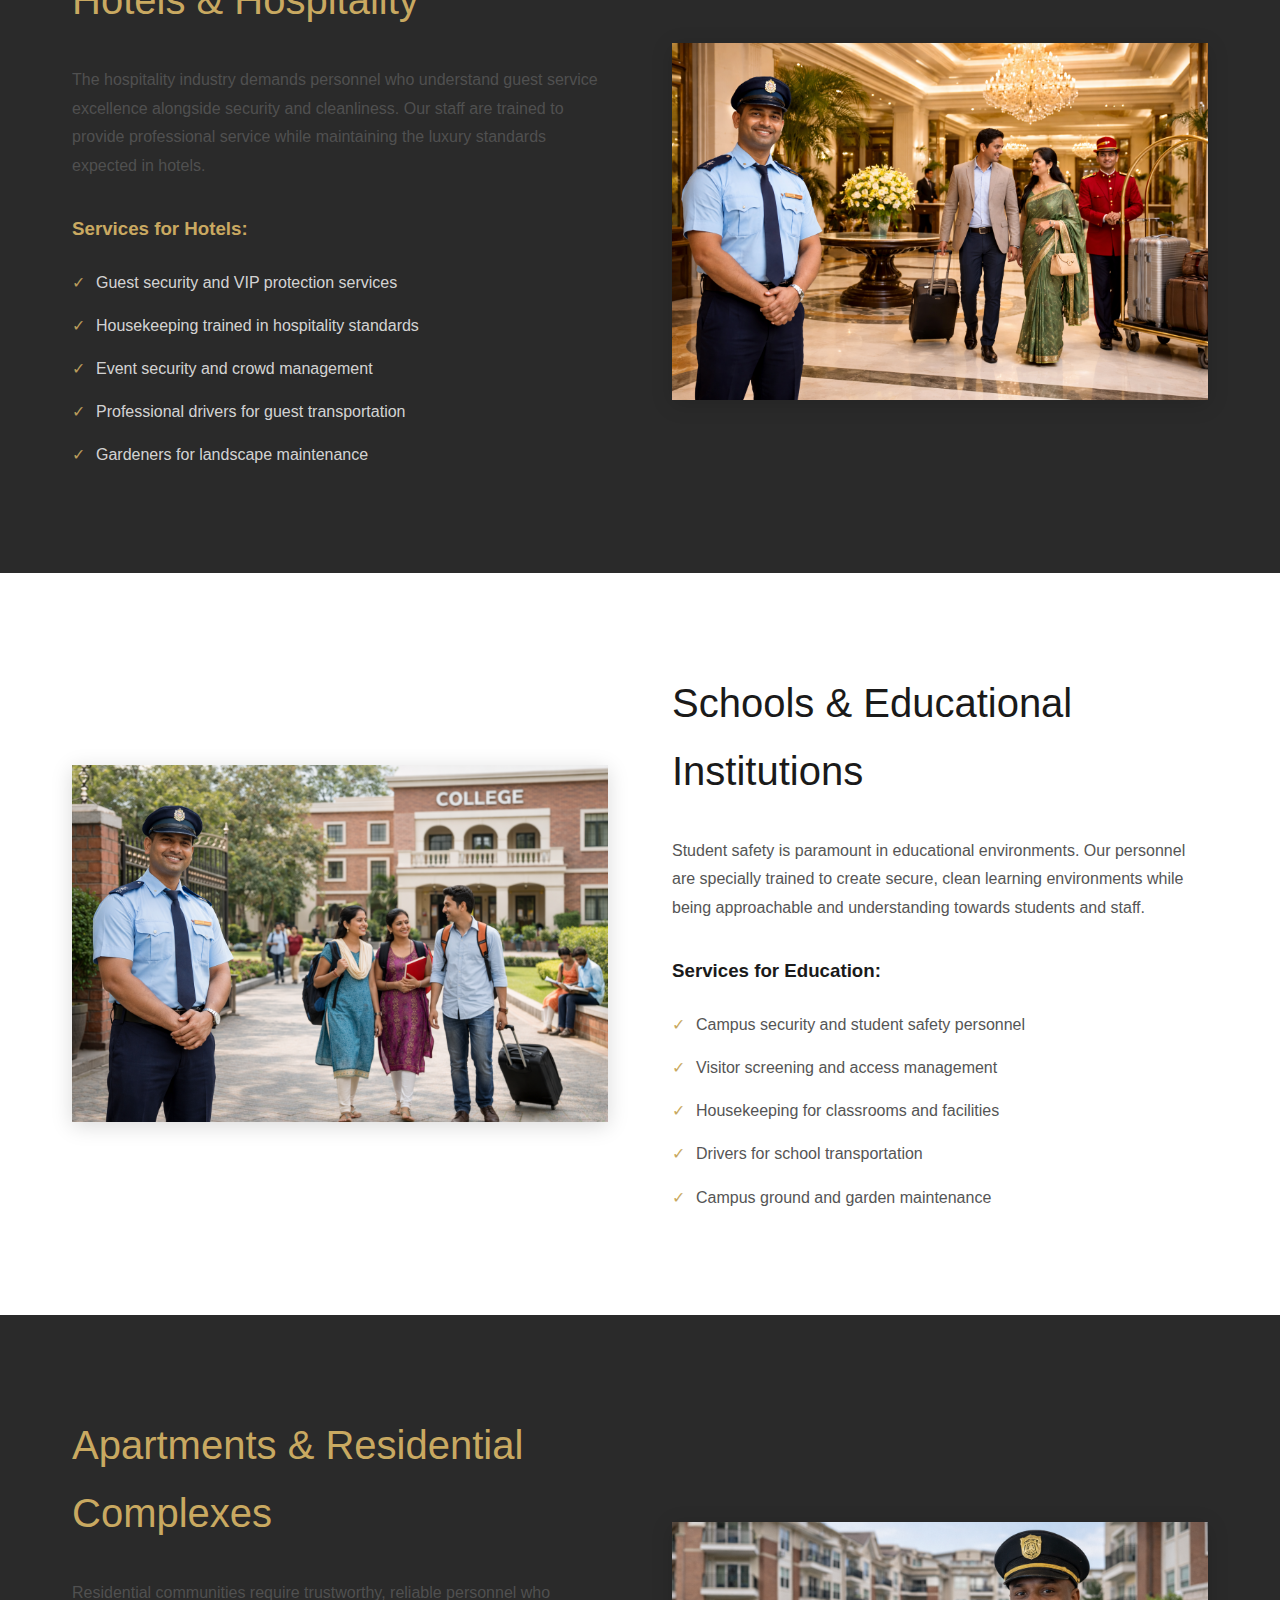
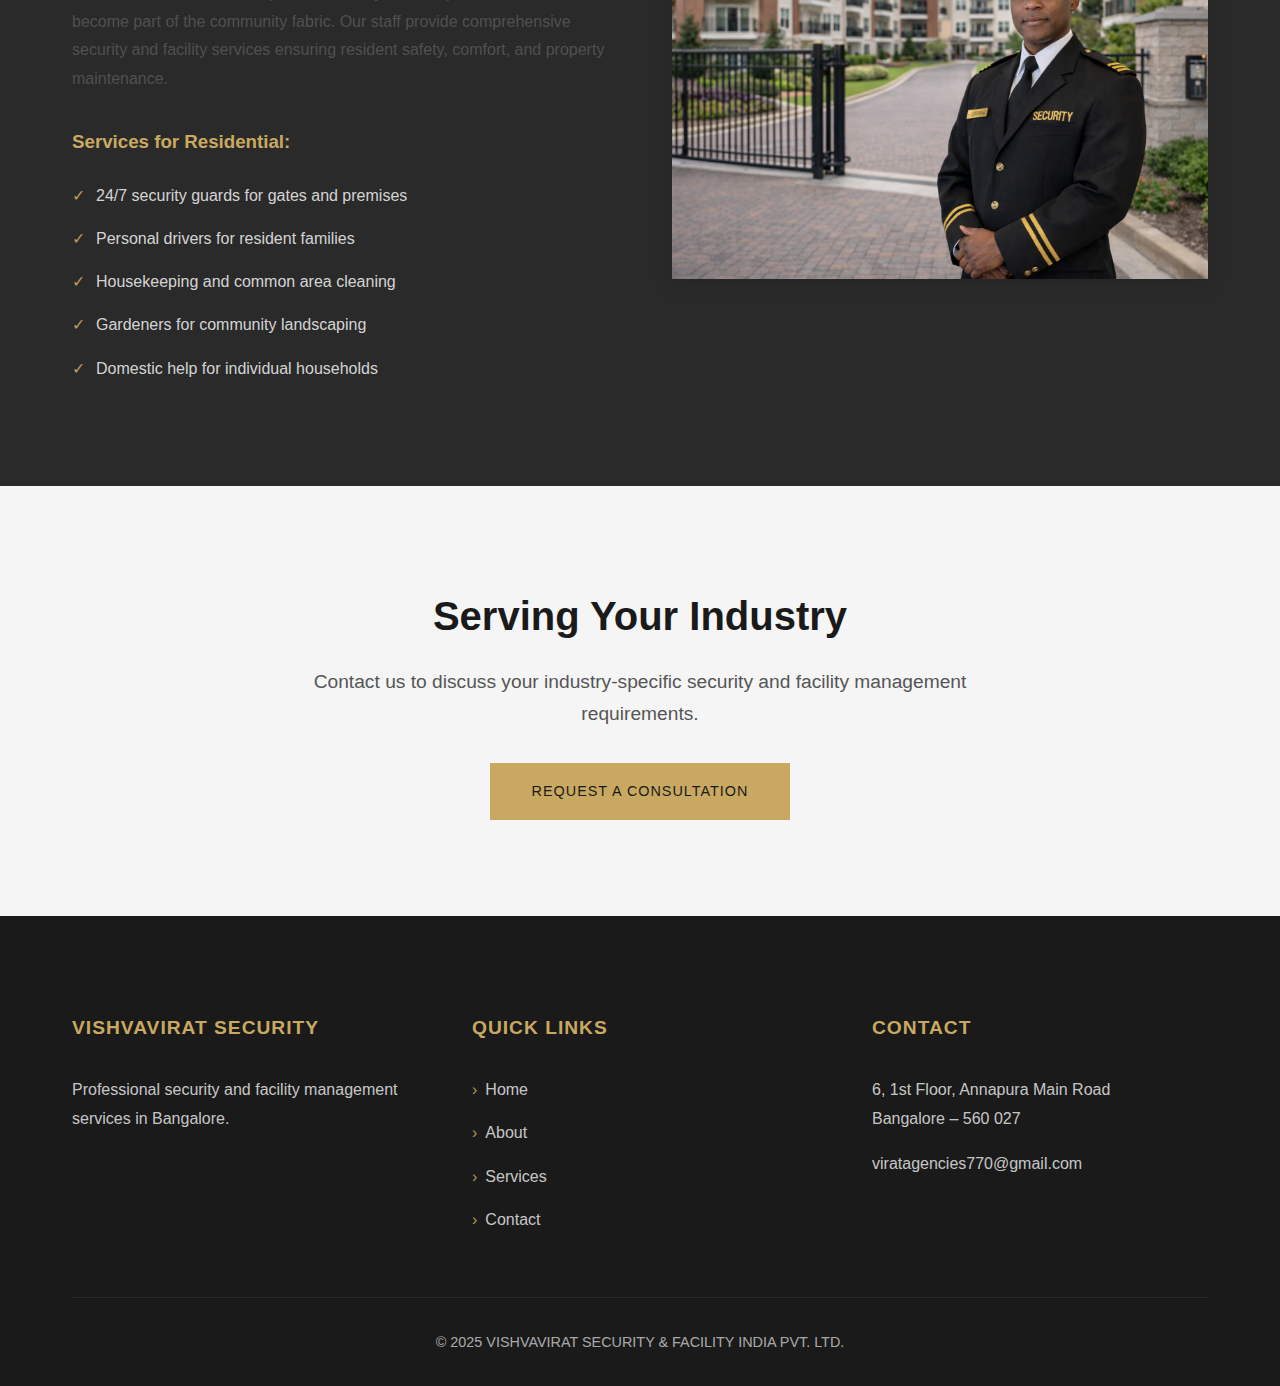
<file: industries.html>
<!DOCTYPE html>
<html lang="en">
<head>
    <meta charset="UTF-8">
    <meta name="viewport" content="width=device-width, initial-scale=1.0">
    <title>Industries We Serve | VISHVAVIRAT SECURITY</title>
    <link rel="stylesheet" href="/css/style-new.css">
</head>
<body>

<header class="header">
    <nav class="navbar">
        <div class="container">
            <div class="logo">
                <a href="/">
                    <img src="/images/logo.png" alt="VISHVAVIRAT SECURITY Logo" class="logo-img">
                    <span class="logo-text"><span>VISHVAVIRAT</span> SECURITY</span>
                </a>
            </div>
            <ul class="nav-menu">
                <li><a href="/">Home</a></li>
                <li><a href="/about.html">About</a></li>
                <li class="dropdown">
                    <a href="/services.html" class="dropdown-toggle">Services</a>
                    <ul class="dropdown-menu">
                        <li><a href="/services/personal-bouncer.html">Personal Bouncer</a></li>
                        <li><a href="/services/government-security-guard.html">Government Security Guard</a></li>
                        <li><a href="/services/driver.html">Professional Driver</a></li>
                        <li><a href="/services/housekeeping.html">Housekeeping Staff</a></li>
                        <li><a href="/services/gardener.html">Gardener Services</a></li>
                        <li><a href="/services/maid.html">Maid / Domestic Help</a></li>
                    </ul>
                </li>
                <li><a href="/industries.html" class="active">Industries</a></li>
                <li><a href="/contact.html">Contact</a></li>
                <li><a href="/contact.html" class="btn btn-primary">Get a Quote</a></li>
            </ul>
            <button class="mobile-menu-toggle" aria-label="Toggle menu"><span></span><span></span><span></span></button>
        </div>
    </nav>
</header>

<section class="section section-dark" style="padding: 4rem 0;">
    <div class="container" style="text-align: center;">
        <h1 style="font-size: 3rem; margin-bottom: 1rem; color: white;">Industries We Serve</h1>
        <p style="font-size: 1.2rem; opacity: 0.9; max-width: 800px; margin: 0 auto;">
            Customized Security & Facility Management Solutions for Every Sector
        </p>
    </div>
</section>

<section class="section section-light">
    <div class="container">
        <div style="max-width: 900px; margin: 0 auto; text-align: center; margin-bottom: 4rem;">
            <p style="font-size: 1.1rem; color: #555; line-height: 1.8;">
                We understand that each industry has unique security and facility management requirements. Our services are specifically tailored to meet the distinct needs of hospitals, hotels, educational institutions, and residential complexes across Bangalore.
            </p>
        </div>
    </div>
</section>

<!-- Hospitals & Healthcare -->
<section class="section" id="healthcare">
    <div class="container">
        <div class="about-content">
            <div class="about-image">
                <img src="/images/industry-hospital.jpg" alt="Healthcare Security Services">
            </div>
            <div class="about-text">
                <h2 style="color: var(--primary-dark);">Hospitals & Healthcare Facilities</h2>
                <p style="color: #555; line-height: 1.8;">
                    Healthcare environments require specialized security and facility personnel trained in patient safety, infection control, and medical protocols. Our staff understand the sensitive nature of healthcare settings and maintain the highest standards of professionalism.
                </p>
                <h3 style="color: var(--primary-dark); margin: 2rem 0 1rem;">Services for Healthcare:</h3>
                <ul style="list-style: none; padding: 0;">
                    <li style="padding: 0.5rem 0; padding-left: 1.5rem; position: relative; color: #555;">
                        <span style="position: absolute; left: 0; color: var(--accent-gold);">✓</span>
                        Security guards trained in patient safety protocols
                    </li>
                    <li style="padding: 0.5rem 0; padding-left: 1.5rem; position: relative; color: #555;">
                        <span style="position: absolute; left: 0; color: var(--accent-gold);">✓</span>
                        Housekeeping staff with hospital-grade sanitation training
                    </li>
                    <li style="padding: 0.5rem 0; padding-left: 1.5rem; position: relative; color: #555;">
                        <span style="position: absolute; left: 0; color: var(--accent-gold);">✓</span>
                        Infection control and hygiene protocol adherence
                    </li>
                    <li style="padding: 0.5rem 0; padding-left: 1.5rem; position: relative; color: #555;">
                        <span style="position: absolute; left: 0; color: var(--accent-gold);">✓</span>
                        Emergency response and evacuation procedures
                    </li>
                    <li style="padding: 0.5rem 0; padding-left: 1.5rem; position: relative; color: #555;">
                        <span style="position: absolute; left: 0; color: var(--accent-gold);">✓</span>
                        Visitor management and access control
                    </li>
                </ul>
            </div>
        </div>
    </div>
</section>

<!-- Hotels & Hospitality -->
<section class="section section-dark" id="hospitality">
    <div class="container">
        <div class="about-content" style="grid-template-columns: 1fr 1fr;">
            <div class="about-text">
                <h2 style="color: var(--accent-gold);">Hotels & Hospitality</h2>
                <p style="opacity: 0.9; line-height: 1.8;">
                    The hospitality industry demands personnel who understand guest service excellence alongside security and cleanliness. Our staff are trained to provide professional service while maintaining the luxury standards expected in hotels.
                </p>
                <h3 style="color: var(--accent-gold); margin: 2rem 0 1rem;">Services for Hotels:</h3>
                <ul style="list-style: none; padding: 0;">
                    <li style="padding: 0.5rem 0; padding-left: 1.5rem; position: relative; opacity: 0.9;">
                        <span style="position: absolute; left: 0; color: var(--accent-gold);">✓</span>
                        Guest security and VIP protection services
                    </li>
                    <li style="padding: 0.5rem 0; padding-left: 1.5rem; position: relative; opacity: 0.9;">
                        <span style="position: absolute; left: 0; color: var(--accent-gold);">✓</span>
                        Housekeeping trained in hospitality standards
                    </li>
                    <li style="padding: 0.5rem 0; padding-left: 1.5rem; position: relative; opacity: 0.9;">
                        <span style="position: absolute; left: 0; color: var(--accent-gold);">✓</span>
                        Event security and crowd management
                    </li>
                    <li style="padding: 0.5rem 0; padding-left: 1.5rem; position: relative; opacity: 0.9;">
                        <span style="position: absolute; left: 0; color: var(--accent-gold);">✓</span>
                        Professional drivers for guest transportation
                    </li>
                    <li style="padding: 0.5rem 0; padding-left: 1.5rem; position: relative; opacity: 0.9;">
                        <span style="position: absolute; left: 0; color: var(--accent-gold);">✓</span>
                        Gardeners for landscape maintenance
                    </li>
                </ul>
            </div>
            <div class="about-image">
                <img src="/images/industry-hotel.jpg" alt="Hotel Security Services">
            </div>
        </div>
    </div>
</section>

<!-- Schools & Colleges -->
<section class="section" id="education">
    <div class="container">
        <div class="about-content">
            <div class="about-image">
                <img src="/images/industry-school.jpg" alt="Educational Institution Security">
            </div>
            <div class="about-text">
                <h2 style="color: var(--primary-dark);">Schools & Educational Institutions</h2>
                <p style="color: #555; line-height: 1.8;">
                    Student safety is paramount in educational environments. Our personnel are specially trained to create secure, clean learning environments while being approachable and understanding towards students and staff.
                </p>
                <h3 style="color: var(--primary-dark); margin: 2rem 0 1rem;">Services for Education:</h3>
                <ul style="list-style: none; padding: 0;">
                    <li style="padding: 0.5rem 0; padding-left: 1.5rem; position: relative; color: #555;">
                        <span style="position: absolute; left: 0; color: var(--accent-gold);">✓</span>
                        Campus security and student safety personnel
                    </li>
                    <li style="padding: 0.5rem 0; padding-left: 1.5rem; position: relative; color: #555;">
                        <span style="position: absolute; left: 0; color: var(--accent-gold);">✓</span>
                        Visitor screening and access management
                    </li>
                    <li style="padding: 0.5rem 0; padding-left: 1.5rem; position: relative; color: #555;">
                        <span style="position: absolute; left: 0; color: var(--accent-gold);">✓</span>
                        Housekeeping for classrooms and facilities
                    </li>
                    <li style="padding: 0.5rem 0; padding-left: 1.5rem; position: relative; color: #555;">
                        <span style="position: absolute; left: 0; color: var(--accent-gold);">✓</span>
                        Drivers for school transportation
                    </li>
                    <li style="padding: 0.5rem 0; padding-left: 1.5rem; position: relative; color: #555;">
                        <span style="position: absolute; left: 0; color: var(--accent-gold);">✓</span>
                        Campus ground and garden maintenance
                    </li>
                </ul>
            </div>
        </div>
    </div>
</section>

<!-- Residential Complexes -->
<section class="section section-dark" id="residential">
    <div class="container">
        <div class="about-content">
            <div class="about-text">
                <h2 style="color: var(--accent-gold);">Apartments & Residential Complexes</h2>
                <p style="opacity: 0.9; line-height: 1.8;">
                    Residential communities require trustworthy, reliable personnel who become part of the community fabric. Our staff provide comprehensive security and facility services ensuring resident safety, comfort, and property maintenance.
                </p>
                <h3 style="color: var(--accent-gold); margin: 2rem 0 1rem;">Services for Residential:</h3>
                <ul style="list-style: none; padding: 0;">
                    <li style="padding: 0.5rem 0; padding-left: 1.5rem; position: relative; opacity: 0.9;">
                        <span style="position: absolute; left: 0; color: var(--accent-gold);">✓</span>
                        24/7 security guards for gates and premises
                    </li>
                    <li style="padding: 0.5rem 0; padding-left: 1.5rem; position: relative; opacity: 0.9;">
                        <span style="position: absolute; left: 0; color: var(--accent-gold);">✓</span>
                        Personal drivers for resident families
                    </li>
                    <li style="padding: 0.5rem 0; padding-left: 1.5rem; position: relative; opacity: 0.9;">
                        <span style="position: absolute; left: 0; color: var(--accent-gold);">✓</span>
                        Housekeeping and common area cleaning
                    </li>
                    <li style="padding: 0.5rem 0; padding-left: 1.5rem; position: relative; opacity: 0.9;">
                        <span style="position: absolute; left: 0; color: var(--accent-gold);">✓</span>
                        Gardeners for community landscaping
                    </li>
                    <li style="padding: 0.5rem 0; padding-left: 1.5rem; position: relative; opacity: 0.9;">
                        <span style="position: absolute; left: 0; color: var(--accent-gold);">✓</span>
                        Domestic help for individual households
                    </li>
                </ul>
            </div>
            <div class="about-image">
                <img src="/images/industry-apartment.jpg" alt="Residential Security Services">
            </div>
        </div>
    </div>
</section>

<!-- CTA Section -->
<section class="section section-light">
    <div class="container" style="text-align: center;">
        <h2 style="font-size: 2.5rem; margin-bottom: 1rem; color: var(--primary-dark);">Serving Your Industry</h2>
        <p style="font-size: 1.2rem; color: #555; margin-bottom: 2rem; max-width: 700px; margin-left: auto; margin-right: auto;">
            Contact us to discuss your industry-specific security and facility management requirements.
        </p>
        <a href="/contact.html" class="btn btn-primary">Request a Consultation</a>
    </div>
</section>

<footer class="footer">
    <div class="container">
        <div class="footer-content">
            <div class="footer-section">
                <h3>VISHVAVIRAT SECURITY</h3>
                <p>Professional security and facility management services in Bangalore.</p>
            </div>
            <div class="footer-section">
                <h3>Quick Links</h3>
                <div class="footer-links">
                    <a href="/">Home</a>
                    <a href="/about.html">About</a>
                    <a href="/services.html">Services</a>
                    <a href="/contact.html">Contact</a>
                </div>
            </div>
            <div class="footer-section">
                <h3>Contact</h3>
                <p>6, 1st Floor, Annapura Main Road<br>Bangalore – 560 027</p>
                <p style="margin-top: 1rem;">viratagencies770@gmail.com</p>
            </div>
        </div>
        <div class="footer-bottom">
            <p>&copy; 2025 VISHVAVIRAT SECURITY & FACILITY INDIA PVT. LTD.</p>
        </div>
    </div>
</footer>

<script src="/js/main-new.js"></script>
</body>
</html>
</file>
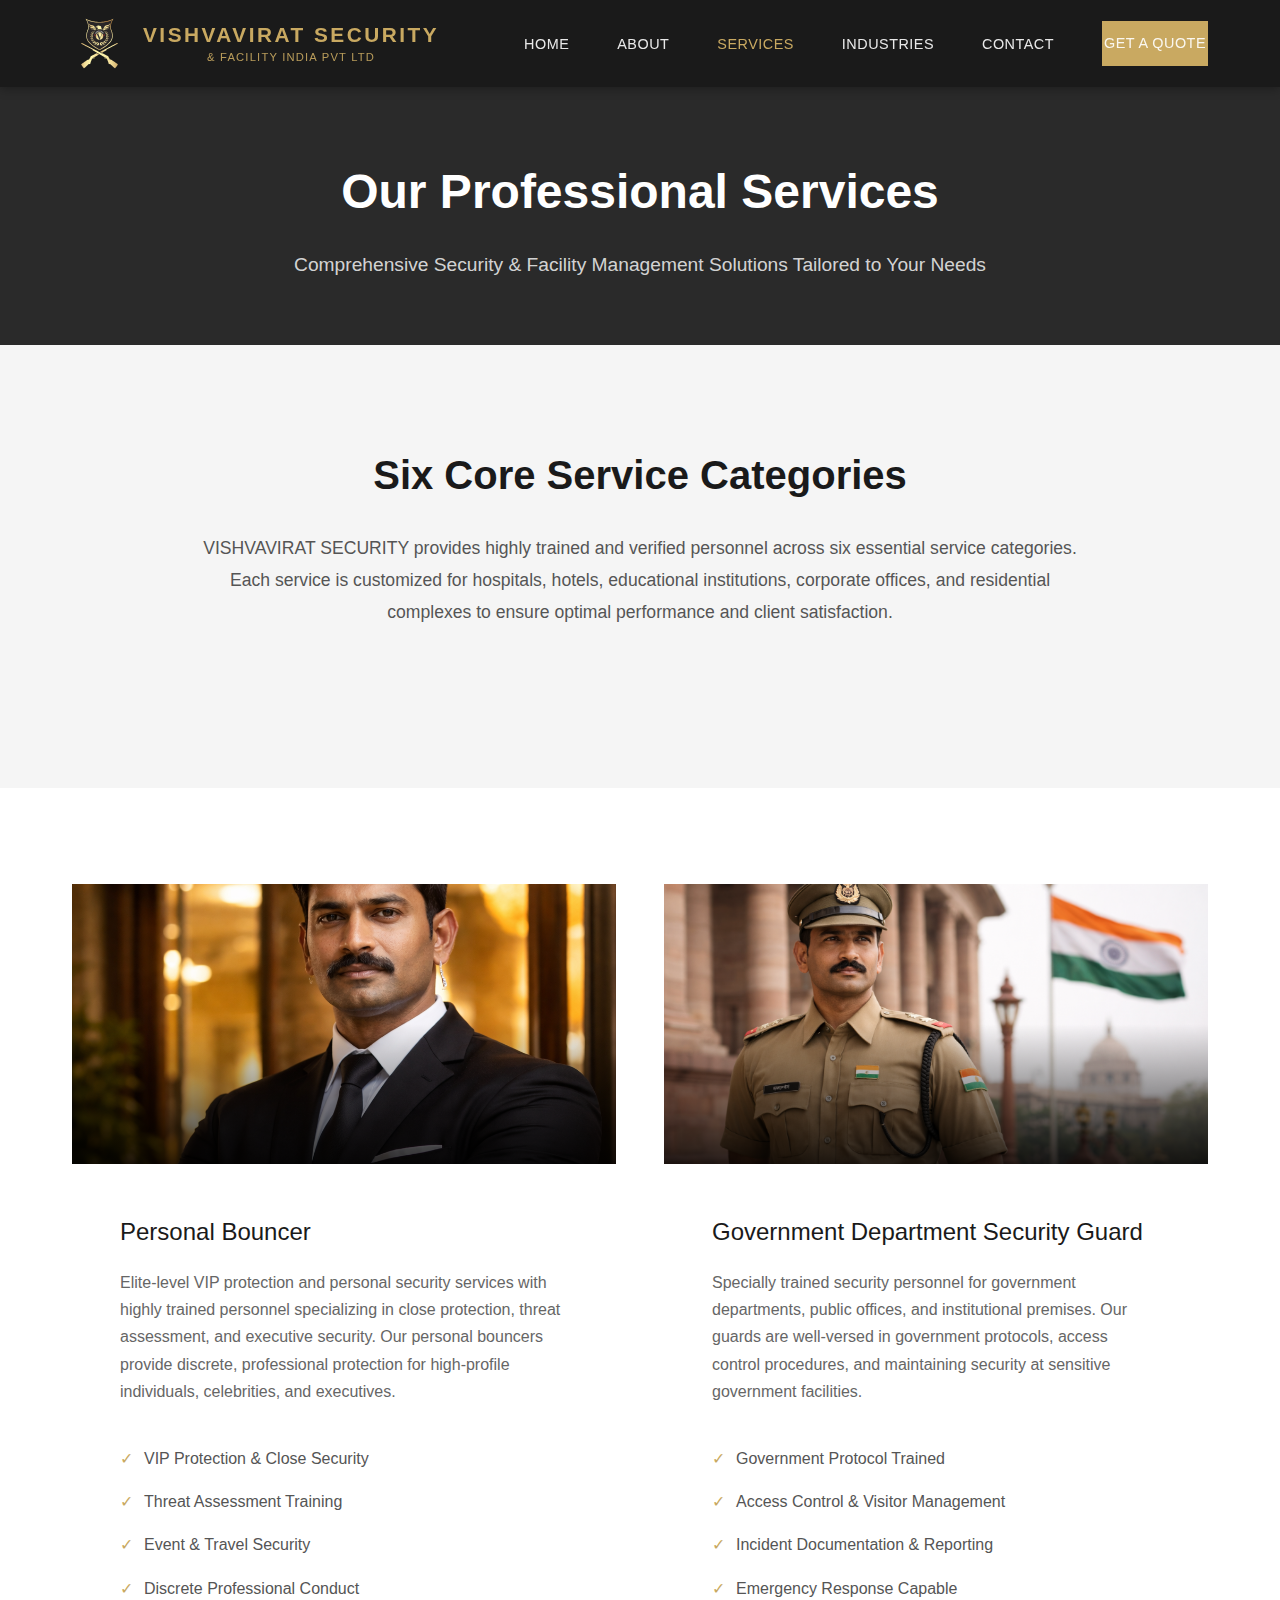
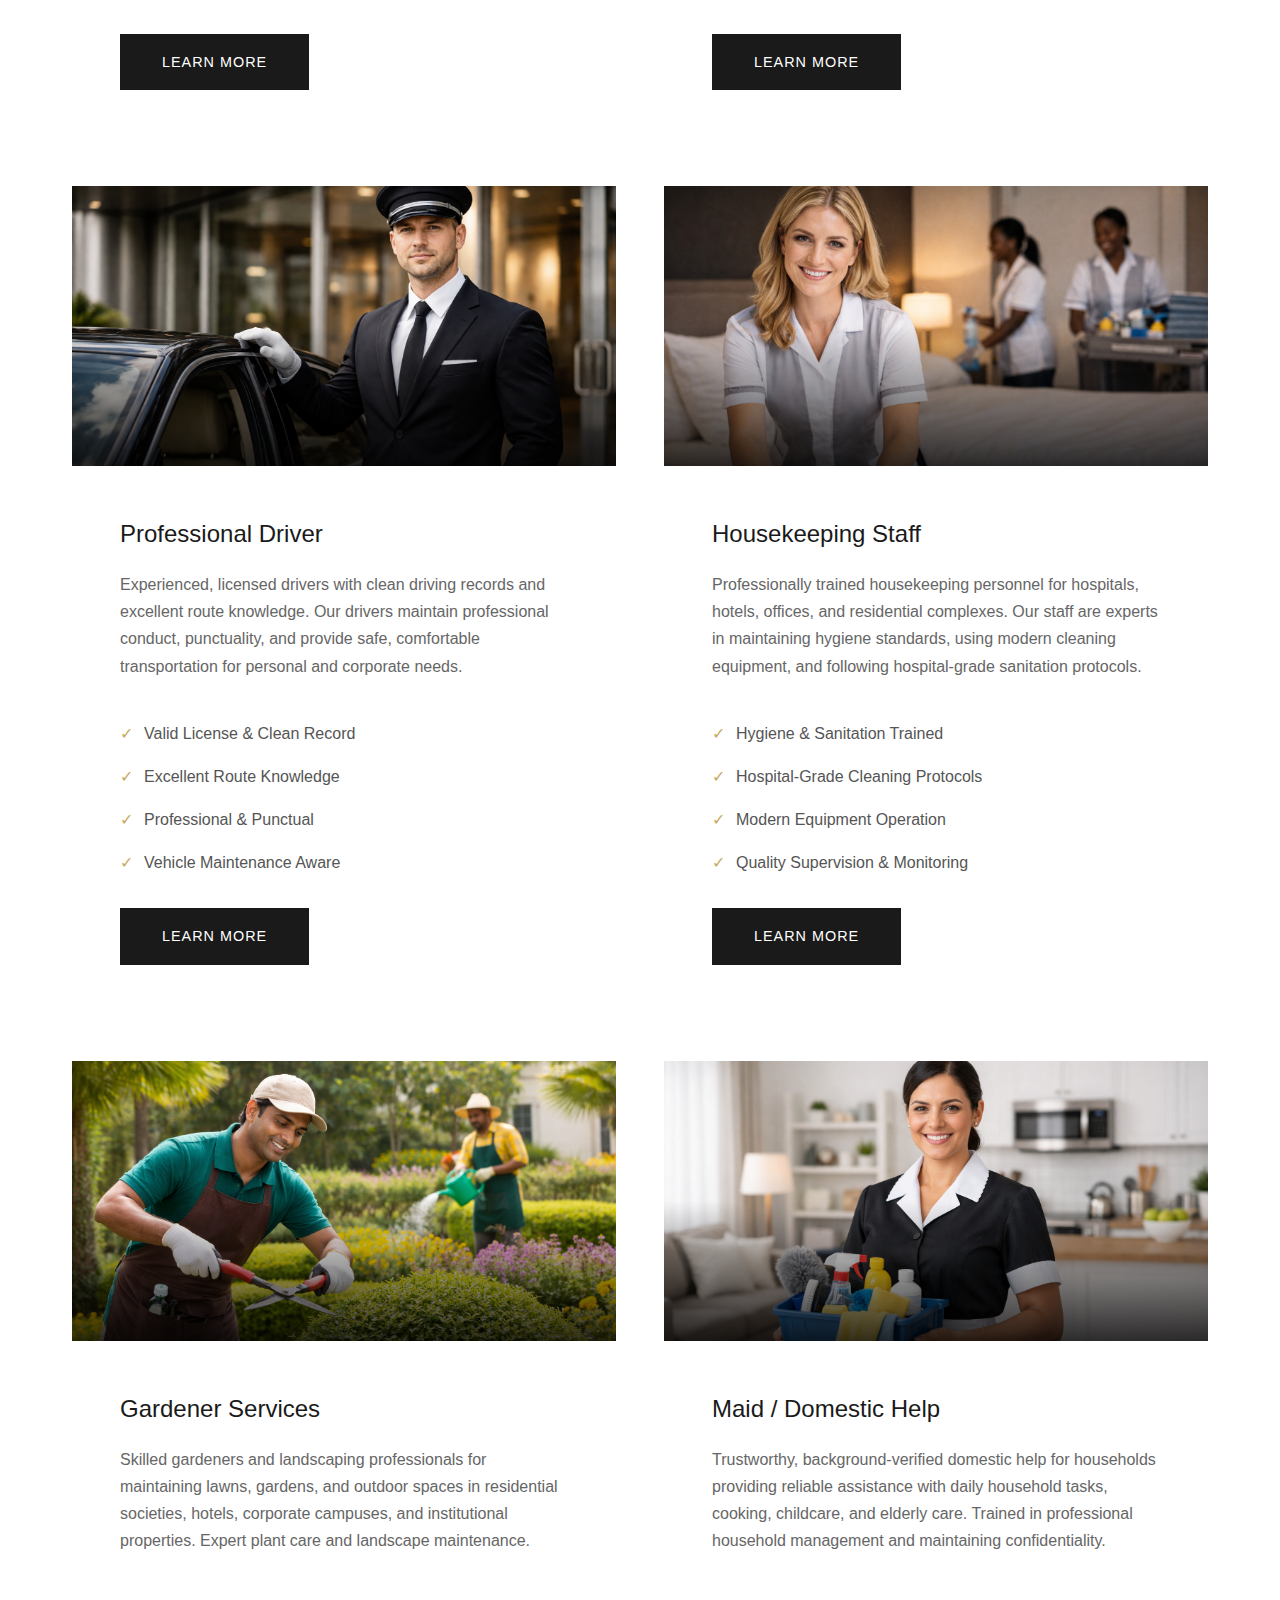
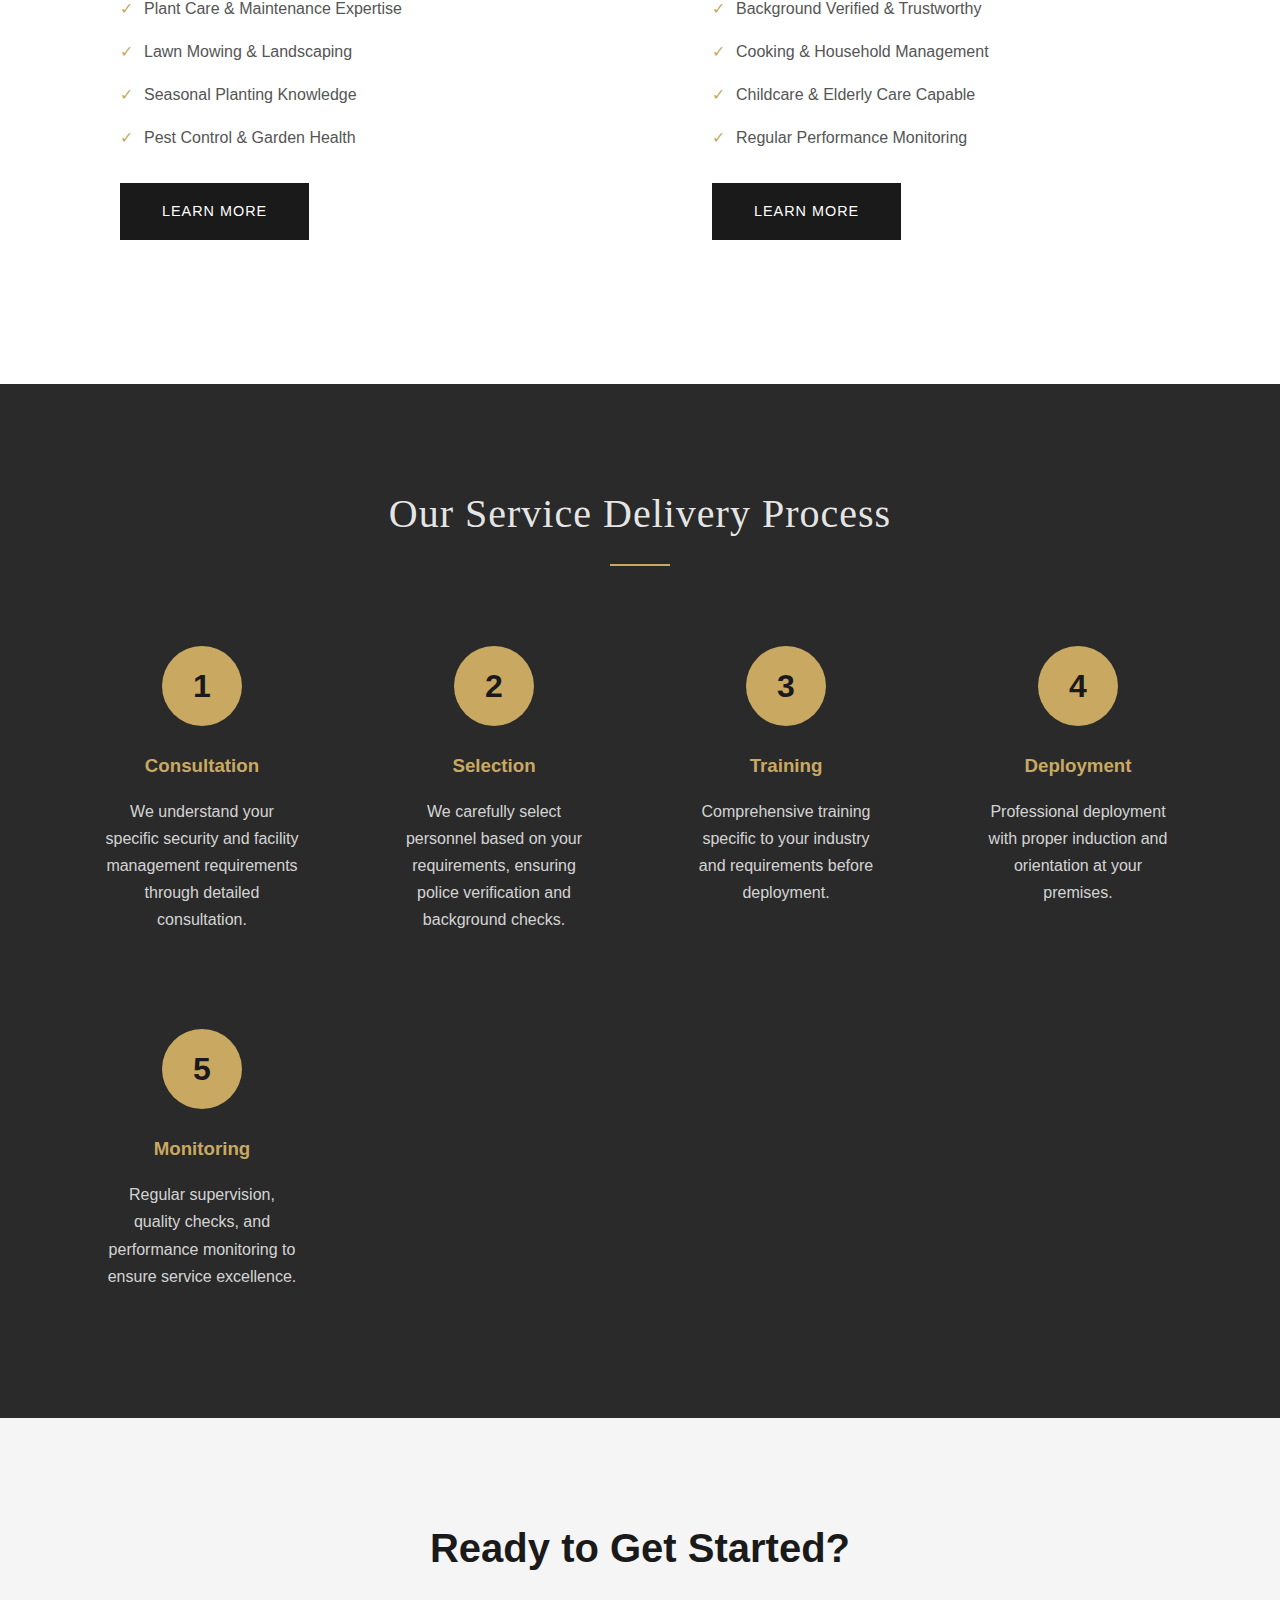
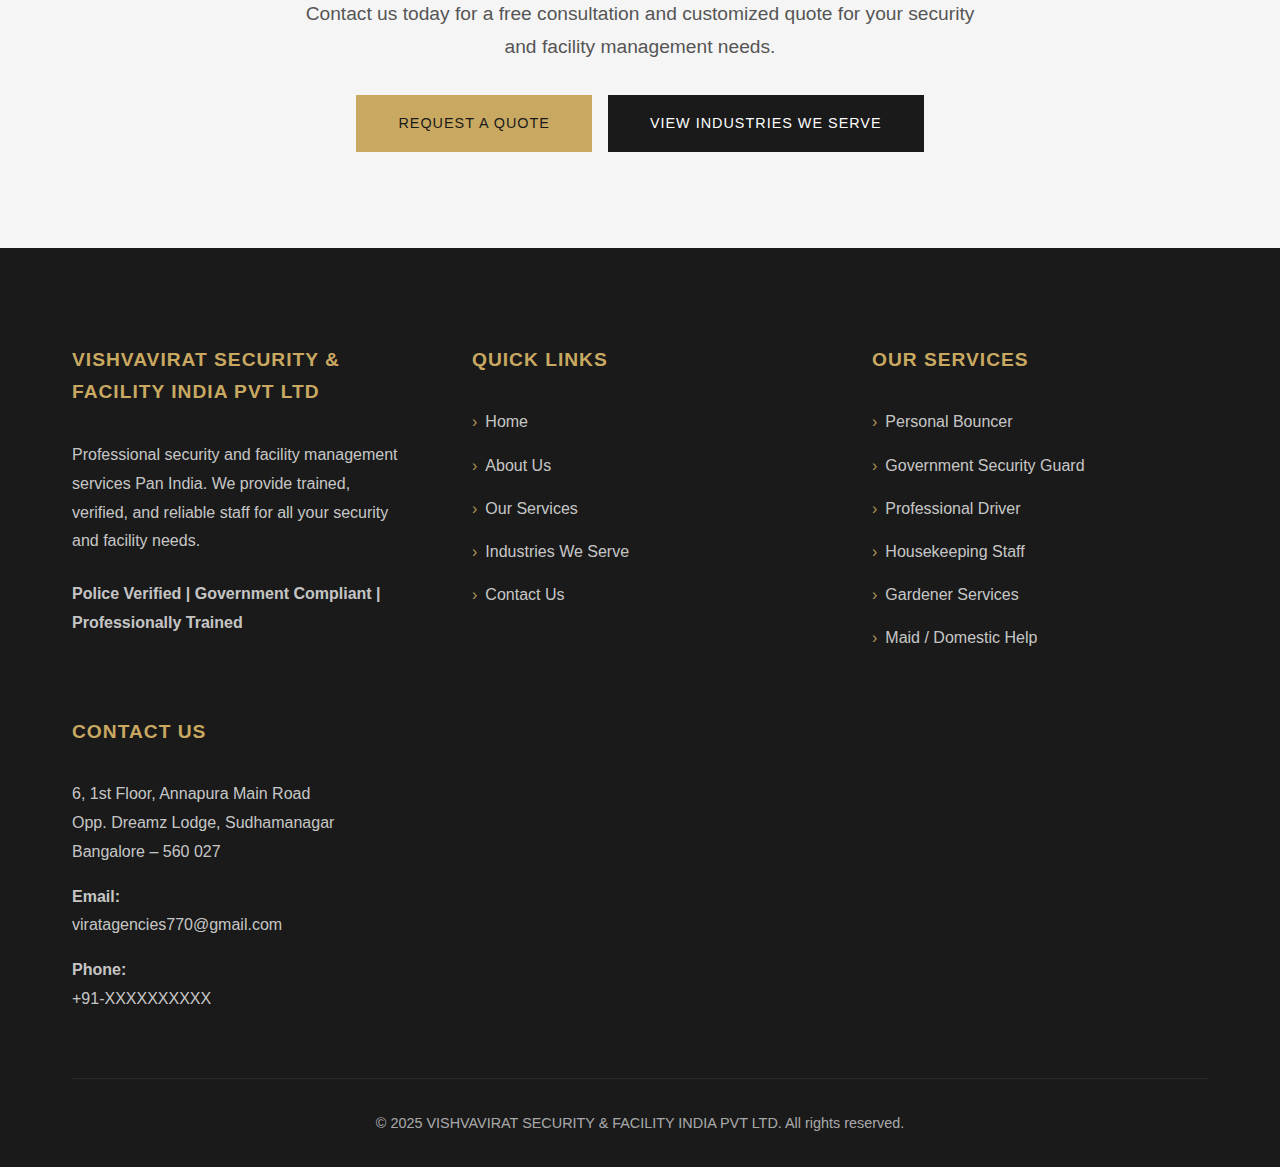
<file: services.html>
<!DOCTYPE html>
<html lang="en">
<head>
    <meta charset="UTF-8">
    <meta name="viewport" content="width=device-width, initial-scale=1.0">
    <meta http-equiv="X-UA-Compatible" content="IE=edge">
    <meta name="description" content="Professional security and facility management services including personal bouncers, security guards, drivers, housekeeping, gardeners, and domestic help Pan India.">
    <title>Our Services | VISHVAVIRAT SECURITY</title>
    <link rel="icon" type="image/svg+xml" href="/images/favicon.svg">
    <link rel="stylesheet" href="/css/style-new.css">
</head>
<body>

<!-- Header -->
<header class="header">
    <nav class="navbar">
        <div class="container">
            <div class="logo">
                <a href="/">
                    <img src="/images/VISHVAVIRAT.svg" alt="VISHVAVIRAT SECURITY Logo" class="logo-img">
                    <span class="logo-text">
                        <span class="logo-main">VISHVAVIRAT SECURITY</span>
                        <span class="logo-sub">& FACILITY INDIA PVT LTD</span>
                    </span>
                </a>
            </div>
            <ul class="nav-menu">
                <li><a href="/">Home</a></li>
                <li><a href="/about.html">About</a></li>
                <li class="dropdown">
                    <a href="/services.html" class="dropdown-toggle active">Services</a>
                    <ul class="dropdown-menu">
                        <li><a href="/services/personal-bouncer.html">Personal Bouncer</a></li>
                        <li><a href="/services/government-security-guard.html">Government Security Guard</a></li>
                        <li><a href="/services/driver.html">Professional Driver</a></li>
                        <li><a href="/services/housekeeping.html">Housekeeping Staff</a></li>
                        <li><a href="/services/gardener.html">Gardener Services</a></li>
                        <li><a href="/services/maid.html">Maid / Domestic Help</a></li>
                    </ul>
                </li>
                <li><a href="/industries.html">Industries</a></li>
                <li><a href="/contact.html">Contact</a></li>
                <li><a href="/contact.html" class="btn btn-primary">Get a Quote</a></li>
            </ul>
            <button class="mobile-menu-toggle" aria-label="Toggle menu">
                <span></span><span></span><span></span>
            </button>
        </div>
    </nav>
</header>

<!-- Page Header -->
<section class="section section-dark" style="padding: 4rem 0 4rem;">
    <div class="container" style="text-align: center;">
        <h1 style="font-size: 3rem; margin-bottom: 1rem; color: white;">Our Professional Services</h1>
        <p style="font-size: 1.2rem; opacity: 0.9; max-width: 800px; margin: 0 auto;">
            Comprehensive Security & Facility Management Solutions Tailored to Your Needs
        </p>
    </div>
</section>

<!-- Services Overview -->
<section class="section section-light">
    <div class="container">
        <div style="max-width: 900px; margin: 0 auto; text-align: center; margin-bottom: 4rem;">
            <h2 style="font-size: 2.5rem; color: var(--primary-dark); margin-bottom: 1.5rem;">Six Core Service Categories</h2>
            <p style="font-size: 1.1rem; color: #555; line-height: 1.8;">
                VISHVAVIRAT SECURITY provides highly trained and verified personnel across six essential service categories. Each service is customized for hospitals, hotels, educational institutions, corporate offices, and residential complexes to ensure optimal performance and client satisfaction.
            </p>
        </div>
    </div>
</section>

<!-- Services Grid -->
<section class="section">
    <div class="container">
        <div class="services-grid">
            <!-- Service 1: Personal Bouncer -->
            <div class="service-card">
                <div class="service-card-image">
                    <img src="/images/service-bouncer.jpg" alt="Personal Bouncer Services">
                    <div class="service-card-overlay"></div>
                </div>
                <div class="service-card-content">
                    <h3>Personal Bouncer</h3>
                    <p>
                        Elite-level VIP protection and personal security services with highly trained personnel specializing in close protection, threat assessment, and executive security. Our personal bouncers provide discrete, professional protection for high-profile individuals, celebrities, and executives.
                    </p>
                    <ul style="list-style: none; padding: 0; margin: 1.5rem 0;">
                        <li style="padding: 0.5rem 0; padding-left: 1.5rem; position: relative; color: #555;">
                            <span style="position: absolute; left: 0; color: var(--accent-gold);">✓</span>
                            VIP Protection & Close Security
                        </li>
                        <li style="padding: 0.5rem 0; padding-left: 1.5rem; position: relative; color: #555;">
                            <span style="position: absolute; left: 0; color: var(--accent-gold);">✓</span>
                            Threat Assessment Training
                        </li>
                        <li style="padding: 0.5rem 0; padding-left: 1.5rem; position: relative; color: #555;">
                            <span style="position: absolute; left: 0; color: var(--accent-gold);">✓</span>
                            Event & Travel Security
                        </li>
                        <li style="padding: 0.5rem 0; padding-left: 1.5rem; position: relative; color: #555;">
                            <span style="position: absolute; left: 0; color: var(--accent-gold);">✓</span>
                            Discrete Professional Conduct
                        </li>
                    </ul>
                    <a href="/services/personal-bouncer.html" class="btn btn-dark">Learn More</a>
                </div>
            </div>

            <!-- Service 2: Government Security Guard -->
            <div class="service-card">
                <div class="service-card-image">
                    <img src="/images/service-government.jpg" alt="Government Security Guard">
                    <div class="service-card-overlay"></div>
                </div>
                <div class="service-card-content">
                    <h3>Government Department Security Guard</h3>
                    <p>
                        Specially trained security personnel for government departments, public offices, and institutional premises. Our guards are well-versed in government protocols, access control procedures, and maintaining security at sensitive government facilities.
                    </p>
                    <ul style="list-style: none; padding: 0; margin: 1.5rem 0;">
                        <li style="padding: 0.5rem 0; padding-left: 1.5rem; position: relative; color: #555;">
                            <span style="position: absolute; left: 0; color: var(--accent-gold);">✓</span>
                            Government Protocol Trained
                        </li>
                        <li style="padding: 0.5rem 0; padding-left: 1.5rem; position: relative; color: #555;">
                            <span style="position: absolute; left: 0; color: var(--accent-gold);">✓</span>
                            Access Control & Visitor Management
                        </li>
                        <li style="padding: 0.5rem 0; padding-left: 1.5rem; position: relative; color: #555;">
                            <span style="position: absolute; left: 0; color: var(--accent-gold);">✓</span>
                            Incident Documentation & Reporting
                        </li>
                        <li style="padding: 0.5rem 0; padding-left: 1.5rem; position: relative; color: #555;">
                            <span style="position: absolute; left: 0; color: var(--accent-gold);">✓</span>
                            Emergency Response Capable
                        </li>
                    </ul>
                    <a href="/services/government-security-guard.html" class="btn btn-dark">Learn More</a>
                </div>
            </div>

            <!-- Service 3: Professional Driver -->
            <div class="service-card">
                <div class="service-card-image">
                    <img src="/images/service-driver.jpg" alt="Professional Driver Services">
                    <div class="service-card-overlay"></div>
                </div>
                <div class="service-card-content">
                    <h3>Professional Driver</h3>
                    <p>
                        Experienced, licensed drivers with clean driving records and excellent route knowledge. Our drivers maintain professional conduct, punctuality, and provide safe, comfortable transportation for personal and corporate needs.
                    </p>
                    <ul style="list-style: none; padding: 0; margin: 1.5rem 0;">
                        <li style="padding: 0.5rem 0; padding-left: 1.5rem; position: relative; color: #555;">
                            <span style="position: absolute; left: 0; color: var(--accent-gold);">✓</span>
                            Valid License & Clean Record
                        </li>
                        <li style="padding: 0.5rem 0; padding-left: 1.5rem; position: relative; color: #555;">
                            <span style="position: absolute; left: 0; color: var(--accent-gold);">✓</span>
                            Excellent Route Knowledge
                        </li>
                        <li style="padding: 0.5rem 0; padding-left: 1.5rem; position: relative; color: #555;">
                            <span style="position: absolute; left: 0; color: var(--accent-gold);">✓</span>
                            Professional & Punctual
                        </li>
                        <li style="padding: 0.5rem 0; padding-left: 1.5rem; position: relative; color: #555;">
                            <span style="position: absolute; left: 0; color: var(--accent-gold);">✓</span>
                            Vehicle Maintenance Aware
                        </li>
                    </ul>
                    <a href="/services/driver.html" class="btn btn-dark">Learn More</a>
                </div>
            </div>

            <!-- Service 4: Housekeeping Staff -->
            <div class="service-card">
                <div class="service-card-image">
                    <img src="/images/service-housekeeping.jpg" alt="Housekeeping Staff">
                    <div class="service-card-overlay"></div>
                </div>
                <div class="service-card-content">
                    <h3>Housekeeping Staff</h3>
                    <p>
                        Professionally trained housekeeping personnel for hospitals, hotels, offices, and residential complexes. Our staff are experts in maintaining hygiene standards, using modern cleaning equipment, and following hospital-grade sanitation protocols.
                    </p>
                    <ul style="list-style: none; padding: 0; margin: 1.5rem 0;">
                        <li style="padding: 0.5rem 0; padding-left: 1.5rem; position: relative; color: #555;">
                            <span style="position: absolute; left: 0; color: var(--accent-gold);">✓</span>
                            Hygiene & Sanitation Trained
                        </li>
                        <li style="padding: 0.5rem 0; padding-left: 1.5rem; position: relative; color: #555;">
                            <span style="position: absolute; left: 0; color: var(--accent-gold);">✓</span>
                            Hospital-Grade Cleaning Protocols
                        </li>
                        <li style="padding: 0.5rem 0; padding-left: 1.5rem; position: relative; color: #555;">
                            <span style="position: absolute; left: 0; color: var(--accent-gold);">✓</span>
                            Modern Equipment Operation
                        </li>
                        <li style="padding: 0.5rem 0; padding-left: 1.5rem; position: relative; color: #555;">
                            <span style="position: absolute; left: 0; color: var(--accent-gold);">✓</span>
                            Quality Supervision & Monitoring
                        </li>
                    </ul>
                    <a href="/services/housekeeping.html" class="btn btn-dark">Learn More</a>
                </div>
            </div>

            <!-- Service 5: Gardener Services -->
            <div class="service-card">
                <div class="service-card-image">
                    <img src="/images/service-gardener.jpg" alt="Gardener Services">
                    <div class="service-card-overlay"></div>
                </div>
                <div class="service-card-content">
                    <h3>Gardener Services</h3>
                    <p>
                        Skilled gardeners and landscaping professionals for maintaining lawns, gardens, and outdoor spaces in residential societies, hotels, corporate campuses, and institutional properties. Expert plant care and landscape maintenance.
                    </p>
                    <ul style="list-style: none; padding: 0; margin: 1.5rem 0;">
                        <li style="padding: 0.5rem 0; padding-left: 1.5rem; position: relative; color: #555;">
                            <span style="position: absolute; left: 0; color: var(--accent-gold);">✓</span>
                            Plant Care & Maintenance Expertise
                        </li>
                        <li style="padding: 0.5rem 0; padding-left: 1.5rem; position: relative; color: #555;">
                            <span style="position: absolute; left: 0; color: var(--accent-gold);">✓</span>
                            Lawn Mowing & Landscaping
                        </li>
                        <li style="padding: 0.5rem 0; padding-left: 1.5rem; position: relative; color: #555;">
                            <span style="position: absolute; left: 0; color: var(--accent-gold);">✓</span>
                            Seasonal Planting Knowledge
                        </li>
                        <li style="padding: 0.5rem 0; padding-left: 1.5rem; position: relative; color: #555;">
                            <span style="position: absolute; left: 0; color: var(--accent-gold);">✓</span>
                            Pest Control & Garden Health
                        </li>
                    </ul>
                    <a href="/services/gardener.html" class="btn btn-dark">Learn More</a>
                </div>
            </div>

            <!-- Service 6: Maid / Domestic Help -->
            <div class="service-card">
                <div class="service-card-image">
                    <img src="/images/service-maid.jpg" alt="Maid and Domestic Help">
                    <div class="service-card-overlay"></div>
                </div>
                <div class="service-card-content">
                    <h3>Maid / Domestic Help</h3>
                    <p>
                        Trustworthy, background-verified domestic help for households providing reliable assistance with daily household tasks, cooking, childcare, and elderly care. Trained in professional household management and maintaining confidentiality.
                    </p>
                    <ul style="list-style: none; padding: 0; margin: 1.5rem 0;">
                        <li style="padding: 0.5rem 0; padding-left: 1.5rem; position: relative; color: #555;">
                            <span style="position: absolute; left: 0; color: var(--accent-gold);">✓</span>
                            Background Verified & Trustworthy
                        </li>
                        <li style="padding: 0.5rem 0; padding-left: 1.5rem; position: relative; color: #555;">
                            <span style="position: absolute; left: 0; color: var(--accent-gold);">✓</span>
                            Cooking & Household Management
                        </li>
                        <li style="padding: 0.5rem 0; padding-left: 1.5rem; position: relative; color: #555;">
                            <span style="position: absolute; left: 0; color: var(--accent-gold);">✓</span>
                            Childcare & Elderly Care Capable
                        </li>
                        <li style="padding: 0.5rem 0; padding-left: 1.5rem; position: relative; color: #555;">
                            <span style="position: absolute; left: 0; color: var(--accent-gold);">✓</span>
                            Regular Performance Monitoring
                        </li>
                    </ul>
                    <a href="/services/maid.html" class="btn btn-dark">Learn More</a>
                </div>
            </div>
        </div>
    </div>
</section>

<!-- Process Section -->
<section class="section section-dark">
    <div class="container">
        <h2 class="section-title section-title-center">Our Service Delivery Process</h2>
        <div style="display: grid; grid-template-columns: repeat(auto-fit, minmax(250px, 1fr)); gap: 2rem; margin-top: 3rem;">
            <div style="text-align: center; padding: 2rem;">
                <div style="width: 80px; height: 80px; background: var(--accent-gold); border-radius: 50%; display: flex; align-items: center; justify-content: center; margin: 0 auto 1.5rem; font-size: 2rem; font-weight: bold; color: var(--primary-dark);">1</div>
                <h3 style="margin-bottom: 1rem; color: var(--accent-gold);">Consultation</h3>
                <p style="opacity: 0.9;">
                    We understand your specific security and facility management requirements through detailed consultation.
                </p>
            </div>
            <div style="text-align: center; padding: 2rem;">
                <div style="width: 80px; height: 80px; background: var(--accent-gold); border-radius: 50%; display: flex; align-items: center; justify-content: center; margin: 0 auto 1.5rem; font-size: 2rem; font-weight: bold; color: var(--primary-dark);">2</div>
                <h3 style="margin-bottom: 1rem; color: var(--accent-gold);">Selection</h3>
                <p style="opacity: 0.9;">
                    We carefully select personnel based on your requirements, ensuring police verification and background checks.
                </p>
            </div>
            <div style="text-align: center; padding: 2rem;">
                <div style="width: 80px; height: 80px; background: var(--accent-gold); border-radius: 50%; display: flex; align-items: center; justify-content: center; margin: 0 auto 1.5rem; font-size: 2rem; font-weight: bold; color: var(--primary-dark);">3</div>
                <h3 style="margin-bottom: 1rem; color: var(--accent-gold);">Training</h3>
                <p style="opacity: 0.9;">
                    Comprehensive training specific to your industry and requirements before deployment.
                </p>
            </div>
            <div style="text-align: center; padding: 2rem;">
                <div style="width: 80px; height: 80px; background: var(--accent-gold); border-radius: 50%; display: flex; align-items: center; justify-content: center; margin: 0 auto 1.5rem; font-size: 2rem; font-weight: bold; color: var(--primary-dark);">4</div>
                <h3 style="margin-bottom: 1rem; color: var(--accent-gold);">Deployment</h3>
                <p style="opacity: 0.9;">
                    Professional deployment with proper induction and orientation at your premises.
                </p>
            </div>
            <div style="text-align: center; padding: 2rem;">
                <div style="width: 80px; height: 80px; background: var(--accent-gold); border-radius: 50%; display: flex; align-items: center; justify-content: center; margin: 0 auto 1.5rem; font-size: 2rem; font-weight: bold; color: var(--primary-dark);">5</div>
                <h3 style="margin-bottom: 1rem; color: var(--accent-gold);">Monitoring</h3>
                <p style="opacity: 0.9;">
                    Regular supervision, quality checks, and performance monitoring to ensure service excellence.
                </p>
            </div>
        </div>
    </div>
</section>

<!-- CTA Section -->
<section class="section section-light">
    <div class="container" style="text-align: center;">
        <h2 style="font-size: 2.5rem; margin-bottom: 1rem; color: var(--primary-dark);">Ready to Get Started?</h2>
        <p style="font-size: 1.2rem; color: #555; margin-bottom: 2rem; max-width: 700px; margin-left: auto; margin-right: auto;">
            Contact us today for a free consultation and customized quote for your security and facility management needs.
        </p>
        <div style="display: flex; gap: 1rem; justify-content: center; flex-wrap: wrap;">
            <a href="/contact.html" class="btn btn-primary">Request a Quote</a>
            <a href="/industries.html" class="btn btn-dark">View Industries We Serve</a>
        </div>
    </div>
</section>

<!-- Footer -->
<footer class="footer">
    <div class="container">
        <div class="footer-content">
            <div class="footer-section">
                <h3>VISHVAVIRAT SECURITY & FACILITY INDIA PVT LTD</h3>
                <p>Professional security and facility management services Pan India. We provide trained, verified, and reliable staff for all your security and facility needs.</p>
                <p style="margin-top: 1.5rem;"><strong>Police Verified | Government Compliant | Professionally Trained</strong></p>
            </div>
            <div class="footer-section">
                <h3>Quick Links</h3>
                <div class="footer-links">
                    <a href="/">Home</a>
                    <a href="/about.html">About Us</a>
                    <a href="/services.html">Our Services</a>
                    <a href="/industries.html">Industries We Serve</a>
                    <a href="/contact.html">Contact Us</a>
                </div>
            </div>
            <div class="footer-section">
                <h3>Our Services</h3>
                <div class="footer-links">
                    <a href="/services/personal-bouncer.html">Personal Bouncer</a>
                    <a href="/services/government-security-guard.html">Government Security Guard</a>
                    <a href="/services/driver.html">Professional Driver</a>
                    <a href="/services/housekeeping.html">Housekeeping Staff</a>
                    <a href="/services/gardener.html">Gardener Services</a>
                    <a href="/services/maid.html">Maid / Domestic Help</a>
                </div>
            </div>
            <div class="footer-section">
                <h3>Contact Us</h3>
                <p>6, 1st Floor, Annapura Main Road<br>Opp. Dreamz Lodge, Sudhamanagar<br>Bangalore – 560 027</p>
                <p style="margin-top: 1rem;"><strong>Email:</strong><br>viratagencies770@gmail.com</p>
                <p style="margin-top: 1rem;"><strong>Phone:</strong><br>+91-XXXXXXXXXX</p>
            </div>
        </div>
        <div class="footer-bottom">
            <p>&copy; 2025 VISHVAVIRAT SECURITY & FACILITY INDIA PVT LTD. All rights reserved.</p>
        </div>
    </div>
</footer>

<script src="/js/main-new.js"></script>
</body>
</html>
</file>
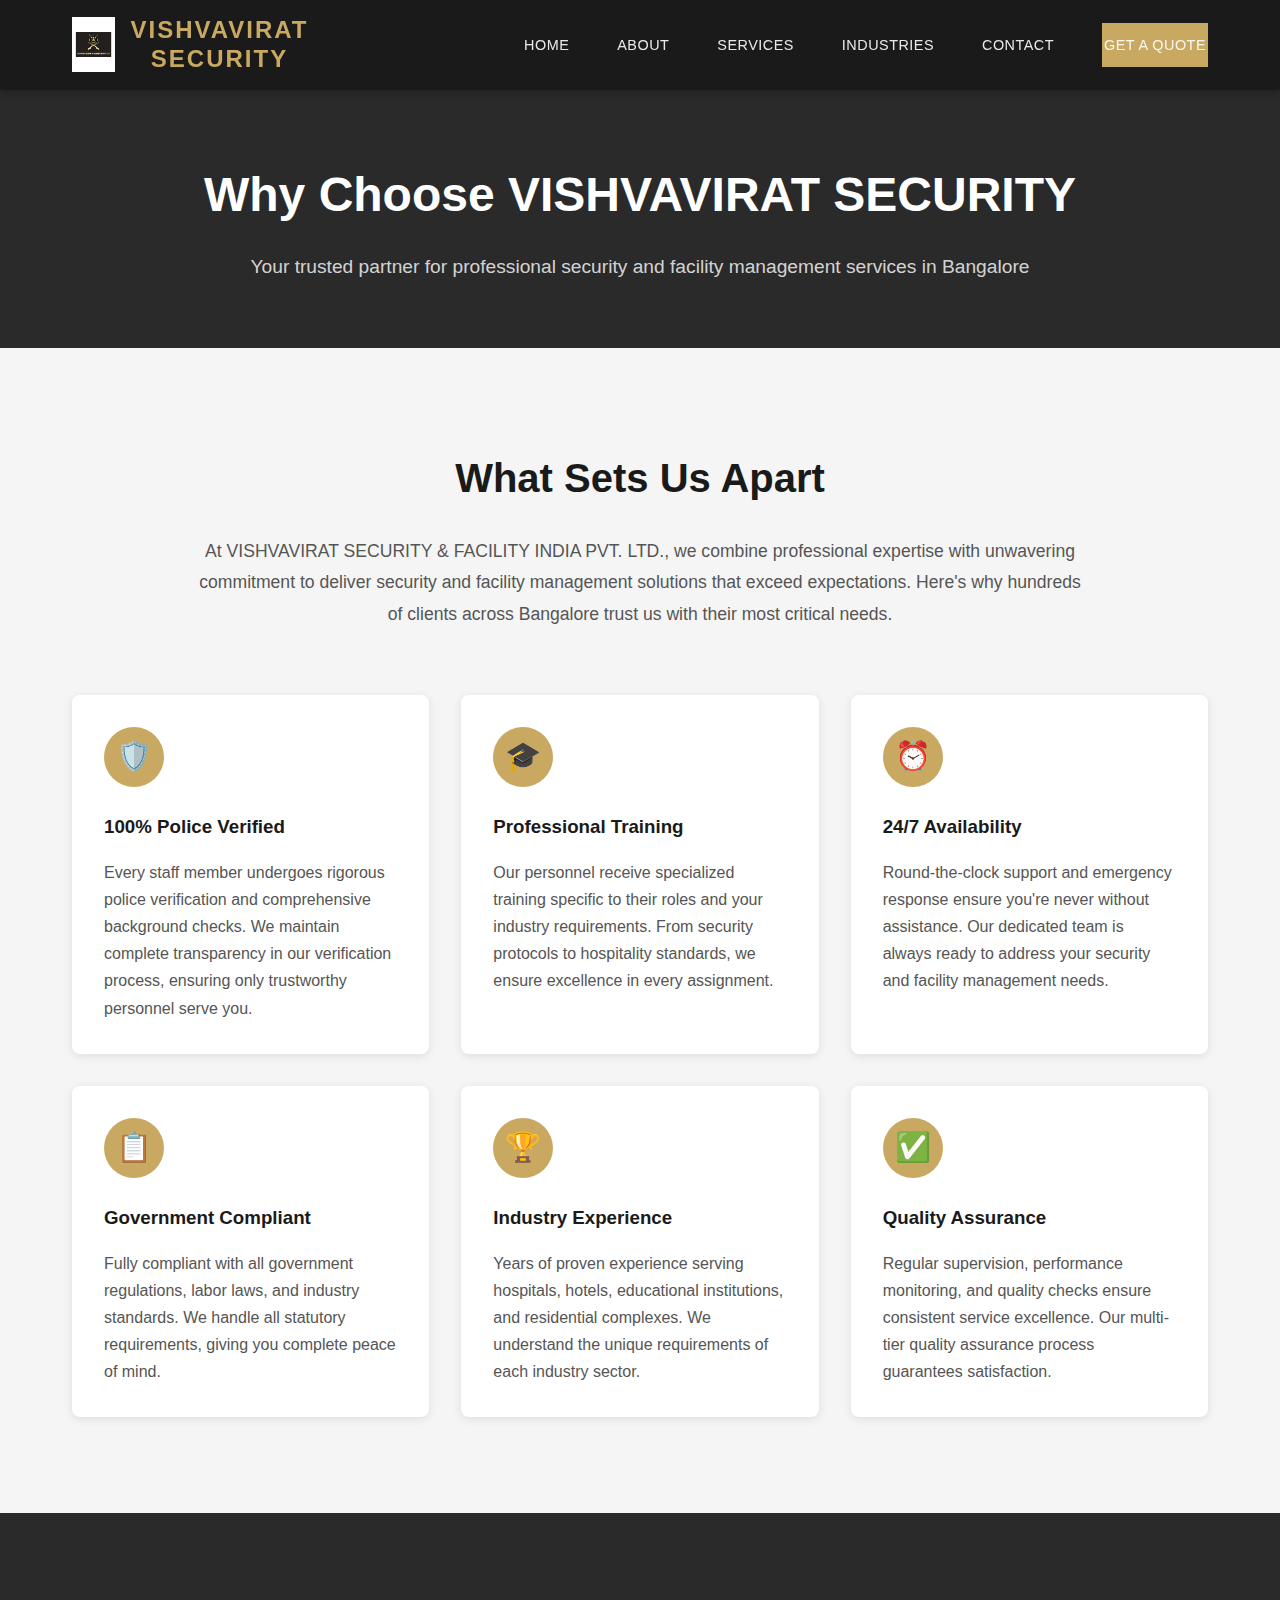
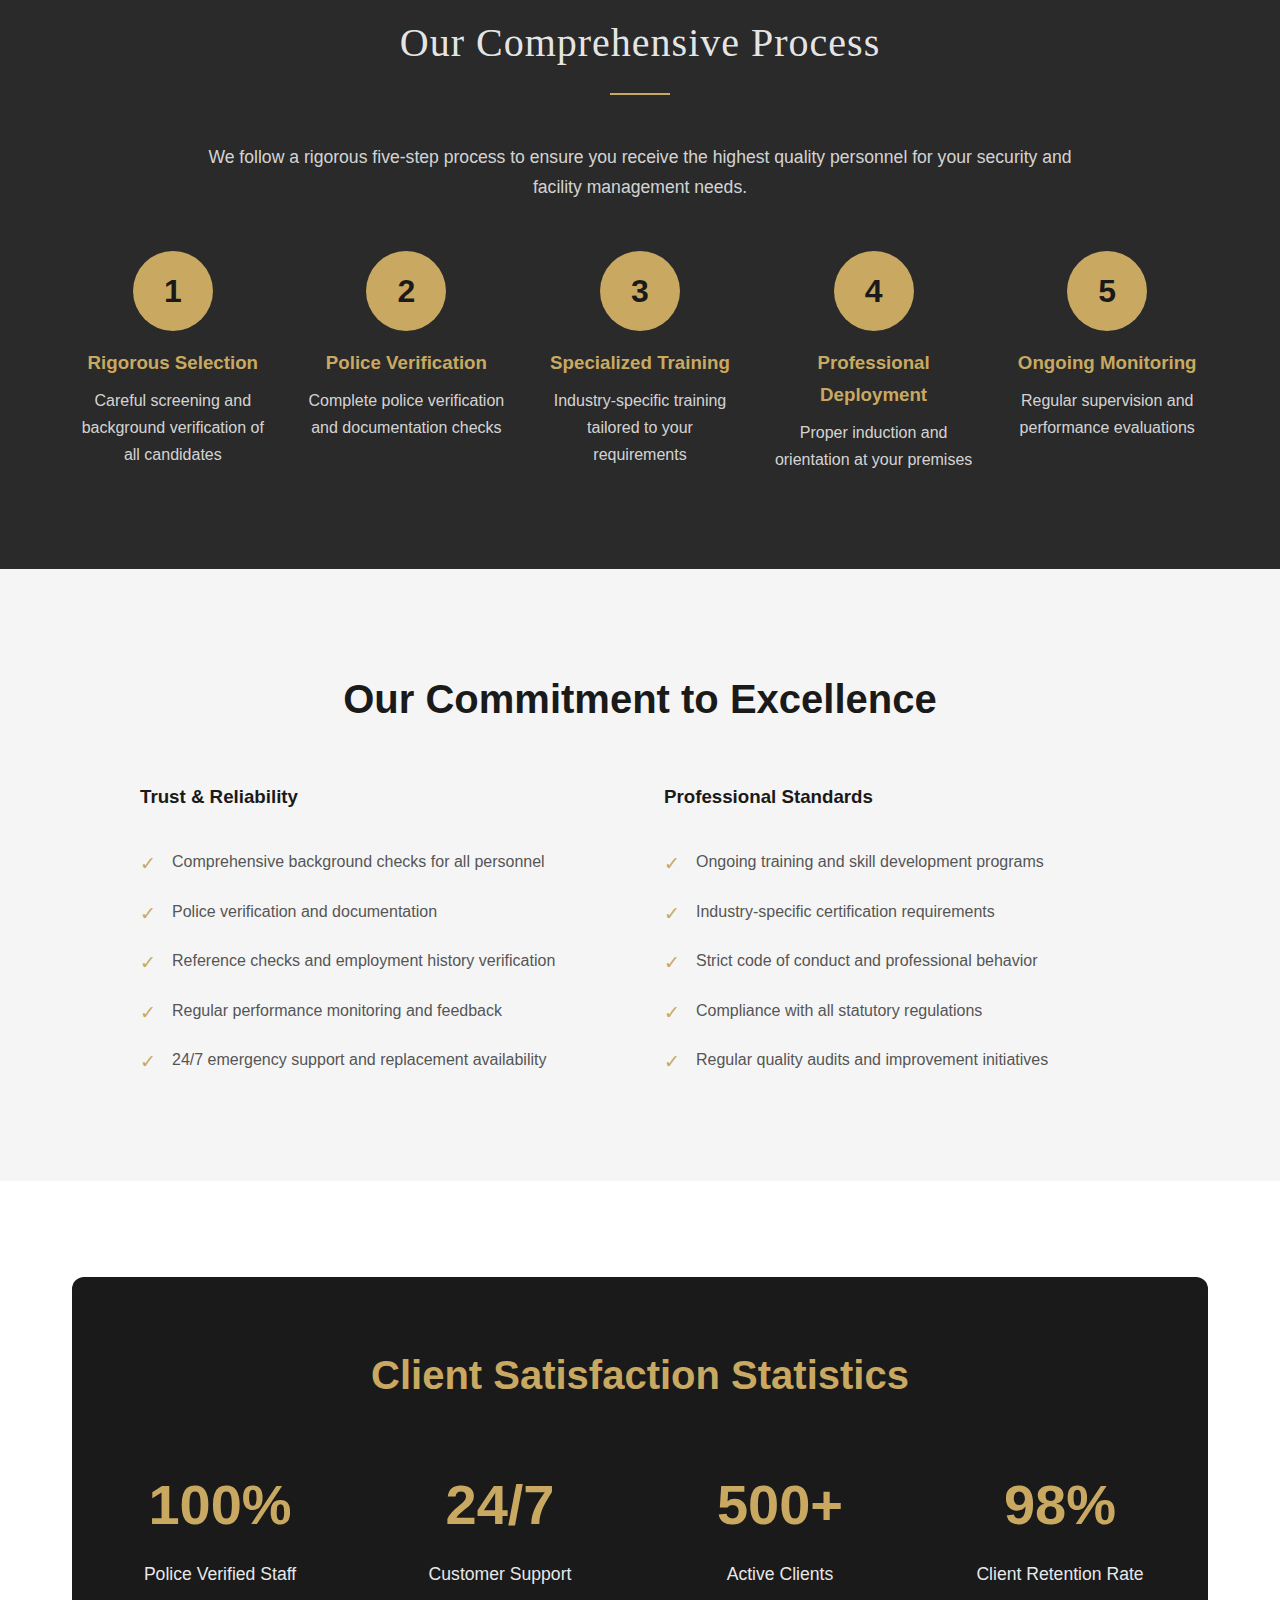
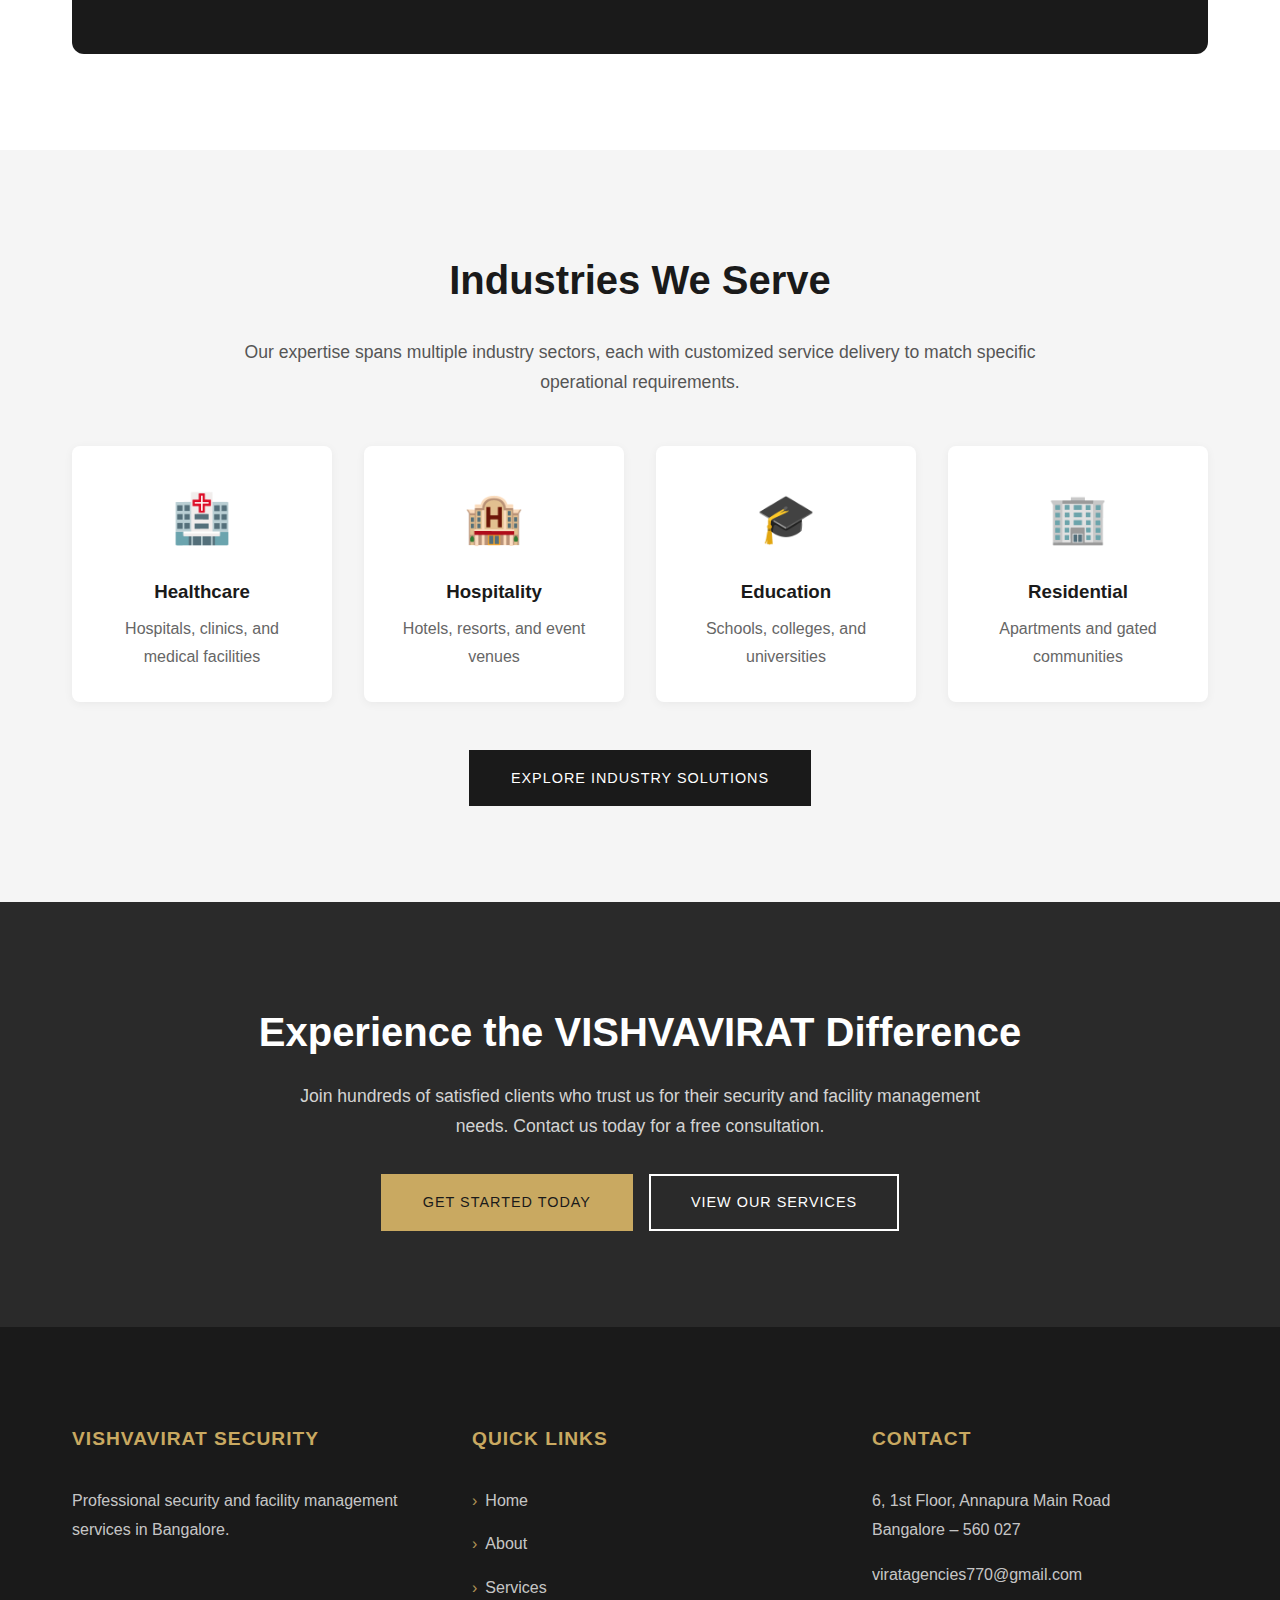
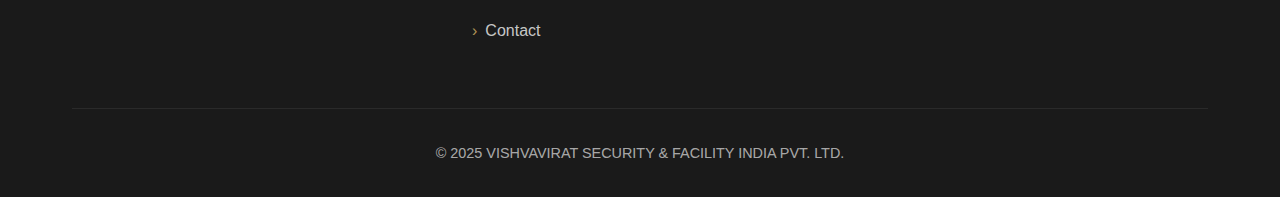
<file: why-choose-us.html>
<!DOCTYPE html>
<html lang="en">
<head>
    <meta charset="UTF-8">
    <meta name="viewport" content="width=device-width, initial-scale=1.0">
    <title>Why Choose Us | VISHVAVIRAT SECURITY</title>
    <link rel="stylesheet" href="/css/style-new.css">
</head>
<body>

<header class="header">
    <nav class="navbar">
        <div class="container">
            <div class="logo">
                <a href="/">
                    <img src="/images/logo.png" alt="VISHVAVIRAT SECURITY Logo" class="logo-img">
                    <span class="logo-text"><span>VISHVAVIRAT</span> SECURITY</span>
                </a>
            </div>
            <ul class="nav-menu">
                <li><a href="/">Home</a></li>
                <li><a href="/about.html">About</a></li>
                <li class="dropdown">
                    <a href="/services.html" class="dropdown-toggle">Services</a>
                    <ul class="dropdown-menu">
                        <li><a href="/services/personal-bouncer.html">Personal Bouncer</a></li>
                        <li><a href="/services/government-security-guard.html">Government Security Guard</a></li>
                        <li><a href="/services/driver.html">Professional Driver</a></li>
                        <li><a href="/services/housekeeping.html">Housekeeping Staff</a></li>
                        <li><a href="/services/gardener.html">Gardener Services</a></li>
                        <li><a href="/services/maid.html">Maid / Domestic Help</a></li>
                    </ul>
                </li>
                <li><a href="/industries.html">Industries</a></li>
                <li><a href="/contact.html">Contact</a></li>
                <li><a href="/contact.html" class="btn btn-primary">Get a Quote</a></li>
            </ul>
            <button class="mobile-menu-toggle"><span></span><span></span><span></span></button>
        </div>
    </nav>
</header>

<section class="section section-dark" style="padding: 4rem 0;">
    <div class="container" style="text-align: center;">
        <h1 style="font-size: 3rem; margin-bottom: 1rem; color: white;">Why Choose VISHVAVIRAT SECURITY</h1>
        <p style="font-size: 1.2rem; opacity: 0.9; max-width: 800px; margin: 0 auto;">
            Your trusted partner for professional security and facility management services in Bangalore
        </p>
    </div>
</section>

<section class="section section-light">
    <div class="container">
        <div style="max-width: 900px; margin: 0 auto; text-align: center; margin-bottom: 4rem;">
            <h2 style="font-size: 2.5rem; color: var(--primary-dark); margin-bottom: 1.5rem;">What Sets Us Apart</h2>
            <p style="font-size: 1.1rem; color: #555; line-height: 1.8;">
                At VISHVAVIRAT SECURITY & FACILITY INDIA PVT. LTD., we combine professional expertise with unwavering commitment to deliver security and facility management solutions that exceed expectations. Here's why hundreds of clients across Bangalore trust us with their most critical needs.
            </p>
        </div>

        <div style="display: grid; grid-template-columns: repeat(auto-fit, minmax(300px, 1fr)); gap: 2rem; margin-top: 3rem;">
            <div style="background: white; padding: 2rem; border-radius: 8px; box-shadow: 0 2px 10px rgba(0,0,0,0.1);">
                <div style="width: 60px; height: 60px; background: var(--accent-gold); border-radius: 50%; display: flex; align-items: center; justify-content: center; margin-bottom: 1.5rem; font-size: 1.8rem;">🛡️</div>
                <h3 style="color: var(--primary-dark); margin-bottom: 1rem;">100% Police Verified</h3>
                <p style="color: #555; line-height: 1.7;">
                    Every staff member undergoes rigorous police verification and comprehensive background checks. We maintain complete transparency in our verification process, ensuring only trustworthy personnel serve you.
                </p>
            </div>

            <div style="background: white; padding: 2rem; border-radius: 8px; box-shadow: 0 2px 10px rgba(0,0,0,0.1);">
                <div style="width: 60px; height: 60px; background: var(--accent-gold); border-radius: 50%; display: flex; align-items: center; justify-content: center; margin-bottom: 1.5rem; font-size: 1.8rem;">🎓</div>
                <h3 style="color: var(--primary-dark); margin-bottom: 1rem;">Professional Training</h3>
                <p style="color: #555; line-height: 1.7;">
                    Our personnel receive specialized training specific to their roles and your industry requirements. From security protocols to hospitality standards, we ensure excellence in every assignment.
                </p>
            </div>

            <div style="background: white; padding: 2rem; border-radius: 8px; box-shadow: 0 2px 10px rgba(0,0,0,0.1);">
                <div style="width: 60px; height: 60px; background: var(--accent-gold); border-radius: 50%; display: flex; align-items: center; justify-content: center; margin-bottom: 1.5rem; font-size: 1.8rem;">⏰</div>
                <h3 style="color: var(--primary-dark); margin-bottom: 1rem;">24/7 Availability</h3>
                <p style="color: #555; line-height: 1.7;">
                    Round-the-clock support and emergency response ensure you're never without assistance. Our dedicated team is always ready to address your security and facility management needs.
                </p>
            </div>

            <div style="background: white; padding: 2rem; border-radius: 8px; box-shadow: 0 2px 10px rgba(0,0,0,0.1);">
                <div style="width: 60px; height: 60px; background: var(--accent-gold); border-radius: 50%; display: flex; align-items: center; justify-content: center; margin-bottom: 1.5rem; font-size: 1.8rem;">📋</div>
                <h3 style="color: var(--primary-dark); margin-bottom: 1rem;">Government Compliant</h3>
                <p style="color: #555; line-height: 1.7;">
                    Fully compliant with all government regulations, labor laws, and industry standards. We handle all statutory requirements, giving you complete peace of mind.
                </p>
            </div>

            <div style="background: white; padding: 2rem; border-radius: 8px; box-shadow: 0 2px 10px rgba(0,0,0,0.1);">
                <div style="width: 60px; height: 60px; background: var(--accent-gold); border-radius: 50%; display: flex; align-items: center; justify-content: center; margin-bottom: 1.5rem; font-size: 1.8rem;">🏆</div>
                <h3 style="color: var(--primary-dark); margin-bottom: 1rem;">Industry Experience</h3>
                <p style="color: #555; line-height: 1.7;">
                    Years of proven experience serving hospitals, hotels, educational institutions, and residential complexes. We understand the unique requirements of each industry sector.
                </p>
            </div>

            <div style="background: white; padding: 2rem; border-radius: 8px; box-shadow: 0 2px 10px rgba(0,0,0,0.1);">
                <div style="width: 60px; height: 60px; background: var(--accent-gold); border-radius: 50%; display: flex; align-items: center; justify-content: center; margin-bottom: 1.5rem; font-size: 1.8rem;">✅</div>
                <h3 style="color: var(--primary-dark); margin-bottom: 1rem;">Quality Assurance</h3>
                <p style="color: #555; line-height: 1.7;">
                    Regular supervision, performance monitoring, and quality checks ensure consistent service excellence. Our multi-tier quality assurance process guarantees satisfaction.
                </p>
            </div>
        </div>
    </div>
</section>

<section class="section section-dark">
    <div class="container">
        <h2 class="section-title section-title-center">Our Comprehensive Process</h2>
        <div style="max-width: 900px; margin: 2rem auto 3rem; text-align: center; opacity: 0.9;">
            <p style="font-size: 1.1rem;">
                We follow a rigorous five-step process to ensure you receive the highest quality personnel for your security and facility management needs.
            </p>
        </div>
        <div style="display: grid; grid-template-columns: repeat(auto-fit, minmax(200px, 1fr)); gap: 2rem;">
            <div style="text-align: center;">
                <div style="width: 80px; height: 80px; background: var(--accent-gold); border-radius: 50%; display: flex; align-items: center; justify-content: center; margin: 0 auto 1rem; font-size: 2rem; font-weight: bold; color: var(--primary-dark);">1</div>
                <h3 style="color: var(--accent-gold); margin-bottom: 0.5rem;">Rigorous Selection</h3>
                <p style="opacity: 0.9;">Careful screening and background verification of all candidates</p>
            </div>
            <div style="text-align: center;">
                <div style="width: 80px; height: 80px; background: var(--accent-gold); border-radius: 50%; display: flex; align-items: center; justify-content: center; margin: 0 auto 1rem; font-size: 2rem; font-weight: bold; color: var(--primary-dark);">2</div>
                <h3 style="color: var(--accent-gold); margin-bottom: 0.5rem;">Police Verification</h3>
                <p style="opacity: 0.9;">Complete police verification and documentation checks</p>
            </div>
            <div style="text-align: center;">
                <div style="width: 80px; height: 80px; background: var(--accent-gold); border-radius: 50%; display: flex; align-items: center; justify-content: center; margin: 0 auto 1rem; font-size: 2rem; font-weight: bold; color: var(--primary-dark);">3</div>
                <h3 style="color: var(--accent-gold); margin-bottom: 0.5rem;">Specialized Training</h3>
                <p style="opacity: 0.9;">Industry-specific training tailored to your requirements</p>
            </div>
            <div style="text-align: center;">
                <div style="width: 80px; height: 80px; background: var(--accent-gold); border-radius: 50%; display: flex; align-items: center; justify-content: center; margin: 0 auto 1rem; font-size: 2rem; font-weight: bold; color: var(--primary-dark);">4</div>
                <h3 style="color: var(--accent-gold); margin-bottom: 0.5rem;">Professional Deployment</h3>
                <p style="opacity: 0.9;">Proper induction and orientation at your premises</p>
            </div>
            <div style="text-align: center;">
                <div style="width: 80px; height: 80px; background: var(--accent-gold); border-radius: 50%; display: flex; align-items: center; justify-content: center; margin: 0 auto 1rem; font-size: 2rem; font-weight: bold; color: var(--primary-dark);">5</div>
                <h3 style="color: var(--accent-gold); margin-bottom: 0.5rem;">Ongoing Monitoring</h3>
                <p style="opacity: 0.9;">Regular supervision and performance evaluations</p>
            </div>
        </div>
    </div>
</section>

<section class="section section-light">
    <div class="container">
        <h2 style="text-align: center; font-size: 2.5rem; color: var(--primary-dark); margin-bottom: 3rem;">Our Commitment to Excellence</h2>

        <div style="display: grid; grid-template-columns: 1fr 1fr; gap: 3rem; max-width: 1000px; margin: 0 auto;">
            <div>
                <h3 style="color: var(--primary-dark); margin-bottom: 1.5rem;">Trust & Reliability</h3>
                <ul style="list-style: none; padding: 0;">
                    <li style="padding: 0.75rem 0; padding-left: 2rem; position: relative; color: #555; line-height: 1.6;">
                        <span style="position: absolute; left: 0; color: var(--accent-gold); font-size: 1.2rem;">✓</span>
                        Comprehensive background checks for all personnel
                    </li>
                    <li style="padding: 0.75rem 0; padding-left: 2rem; position: relative; color: #555; line-height: 1.6;">
                        <span style="position: absolute; left: 0; color: var(--accent-gold); font-size: 1.2rem;">✓</span>
                        Police verification and documentation
                    </li>
                    <li style="padding: 0.75rem 0; padding-left: 2rem; position: relative; color: #555; line-height: 1.6;">
                        <span style="position: absolute; left: 0; color: var(--accent-gold); font-size: 1.2rem;">✓</span>
                        Reference checks and employment history verification
                    </li>
                    <li style="padding: 0.75rem 0; padding-left: 2rem; position: relative; color: #555; line-height: 1.6;">
                        <span style="position: absolute; left: 0; color: var(--accent-gold); font-size: 1.2rem;">✓</span>
                        Regular performance monitoring and feedback
                    </li>
                    <li style="padding: 0.75rem 0; padding-left: 2rem; position: relative; color: #555; line-height: 1.6;">
                        <span style="position: absolute; left: 0; color: var(--accent-gold); font-size: 1.2rem;">✓</span>
                        24/7 emergency support and replacement availability
                    </li>
                </ul>
            </div>

            <div>
                <h3 style="color: var(--primary-dark); margin-bottom: 1.5rem;">Professional Standards</h3>
                <ul style="list-style: none; padding: 0;">
                    <li style="padding: 0.75rem 0; padding-left: 2rem; position: relative; color: #555; line-height: 1.6;">
                        <span style="position: absolute; left: 0; color: var(--accent-gold); font-size: 1.2rem;">✓</span>
                        Ongoing training and skill development programs
                    </li>
                    <li style="padding: 0.75rem 0; padding-left: 2rem; position: relative; color: #555; line-height: 1.6;">
                        <span style="position: absolute; left: 0; color: var(--accent-gold); font-size: 1.2rem;">✓</span>
                        Industry-specific certification requirements
                    </li>
                    <li style="padding: 0.75rem 0; padding-left: 2rem; position: relative; color: #555; line-height: 1.6;">
                        <span style="position: absolute; left: 0; color: var(--accent-gold); font-size: 1.2rem;">✓</span>
                        Strict code of conduct and professional behavior
                    </li>
                    <li style="padding: 0.75rem 0; padding-left: 2rem; position: relative; color: #555; line-height: 1.6;">
                        <span style="position: absolute; left: 0; color: var(--accent-gold); font-size: 1.2rem;">✓</span>
                        Compliance with all statutory regulations
                    </li>
                    <li style="padding: 0.75rem 0; padding-left: 2rem; position: relative; color: #555; line-height: 1.6;">
                        <span style="position: absolute; left: 0; color: var(--accent-gold); font-size: 1.2rem;">✓</span>
                        Regular quality audits and improvement initiatives
                    </li>
                </ul>
            </div>
        </div>
    </div>
</section>

<section class="section">
    <div class="container">
        <div style="background: var(--primary-dark); color: white; padding: 4rem 2rem; border-radius: 12px; text-align: center;">
            <h2 style="font-size: 2.5rem; margin-bottom: 1.5rem; color: var(--accent-gold);">Client Satisfaction Statistics</h2>
            <div style="display: grid; grid-template-columns: repeat(auto-fit, minmax(200px, 1fr)); gap: 3rem; margin-top: 3rem;">
                <div>
                    <div style="font-size: 3.5rem; font-weight: bold; color: var(--accent-gold); margin-bottom: 0.5rem;">100%</div>
                    <p style="font-size: 1.1rem; opacity: 0.9;">Police Verified Staff</p>
                </div>
                <div>
                    <div style="font-size: 3.5rem; font-weight: bold; color: var(--accent-gold); margin-bottom: 0.5rem;">24/7</div>
                    <p style="font-size: 1.1rem; opacity: 0.9;">Customer Support</p>
                </div>
                <div>
                    <div style="font-size: 3.5rem; font-weight: bold; color: var(--accent-gold); margin-bottom: 0.5rem;">500+</div>
                    <p style="font-size: 1.1rem; opacity: 0.9;">Active Clients</p>
                </div>
                <div>
                    <div style="font-size: 3.5rem; font-weight: bold; color: var(--accent-gold); margin-bottom: 0.5rem;">98%</div>
                    <p style="font-size: 1.1rem; opacity: 0.9;">Client Retention Rate</p>
                </div>
            </div>
        </div>
    </div>
</section>

<section class="section section-light">
    <div class="container">
        <h2 style="text-align: center; font-size: 2.5rem; color: var(--primary-dark); margin-bottom: 1.5rem;">Industries We Serve</h2>
        <p style="text-align: center; font-size: 1.1rem; color: #555; max-width: 800px; margin: 0 auto 3rem;">
            Our expertise spans multiple industry sectors, each with customized service delivery to match specific operational requirements.
        </p>

        <div style="display: grid; grid-template-columns: repeat(auto-fit, minmax(250px, 1fr)); gap: 2rem;">
            <div style="background: white; padding: 2rem; text-align: center; border-radius: 8px; box-shadow: 0 2px 10px rgba(0,0,0,0.05);">
                <div style="font-size: 3rem; margin-bottom: 1rem;">🏥</div>
                <h3 style="color: var(--primary-dark); margin-bottom: 0.5rem;">Healthcare</h3>
                <p style="color: #666;">Hospitals, clinics, and medical facilities</p>
            </div>
            <div style="background: white; padding: 2rem; text-align: center; border-radius: 8px; box-shadow: 0 2px 10px rgba(0,0,0,0.05);">
                <div style="font-size: 3rem; margin-bottom: 1rem;">🏨</div>
                <h3 style="color: var(--primary-dark); margin-bottom: 0.5rem;">Hospitality</h3>
                <p style="color: #666;">Hotels, resorts, and event venues</p>
            </div>
            <div style="background: white; padding: 2rem; text-align: center; border-radius: 8px; box-shadow: 0 2px 10px rgba(0,0,0,0.05);">
                <div style="font-size: 3rem; margin-bottom: 1rem;">🎓</div>
                <h3 style="color: var(--primary-dark); margin-bottom: 0.5rem;">Education</h3>
                <p style="color: #666;">Schools, colleges, and universities</p>
            </div>
            <div style="background: white; padding: 2rem; text-align: center; border-radius: 8px; box-shadow: 0 2px 10px rgba(0,0,0,0.05);">
                <div style="font-size: 3rem; margin-bottom: 1rem;">🏢</div>
                <h3 style="color: var(--primary-dark); margin-bottom: 0.5rem;">Residential</h3>
                <p style="color: #666;">Apartments and gated communities</p>
            </div>
        </div>

        <div style="text-align: center; margin-top: 3rem;">
            <a href="/industries.html" class="btn btn-dark">Explore Industry Solutions</a>
        </div>
    </div>
</section>

<section class="section section-dark">
    <div class="container" style="text-align: center;">
        <h2 style="font-size: 2.5rem; margin-bottom: 1rem; color: white;">Experience the VISHVAVIRAT Difference</h2>
        <p style="opacity: 0.9; margin-bottom: 2rem; max-width: 700px; margin-left: auto; margin-right: auto; font-size: 1.1rem;">
            Join hundreds of satisfied clients who trust us for their security and facility management needs. Contact us today for a free consultation.
        </p>
        <div style="display: flex; gap: 1rem; justify-content: center; flex-wrap: wrap;">
            <a href="/contact.html" class="btn btn-primary">Get Started Today</a>
            <a href="/services.html" class="btn btn-outline-light">View Our Services</a>
        </div>
    </div>
</section>

<footer class="footer">
    <div class="container">
        <div class="footer-content">
            <div class="footer-section">
                <h3>VISHVAVIRAT SECURITY</h3>
                <p>Professional security and facility management services in Bangalore.</p>
            </div>
            <div class="footer-section">
                <h3>Quick Links</h3>
                <div class="footer-links">
                    <a href="/">Home</a>
                    <a href="/about.html">About</a>
                    <a href="/services.html">Services</a>
                    <a href="/contact.html">Contact</a>
                </div>
            </div>
            <div class="footer-section">
                <h3>Contact</h3>
                <p>6, 1st Floor, Annapura Main Road<br>Bangalore – 560 027</p>
                <p style="margin-top: 1rem;">viratagencies770@gmail.com</p>
            </div>
        </div>
        <div class="footer-bottom">
            <p>&copy; 2025 VISHVAVIRAT SECURITY & FACILITY INDIA PVT. LTD.</p>
        </div>
    </div>
</footer>

<script src="/js/main-new.js"></script>
</body>
</html>
</file>
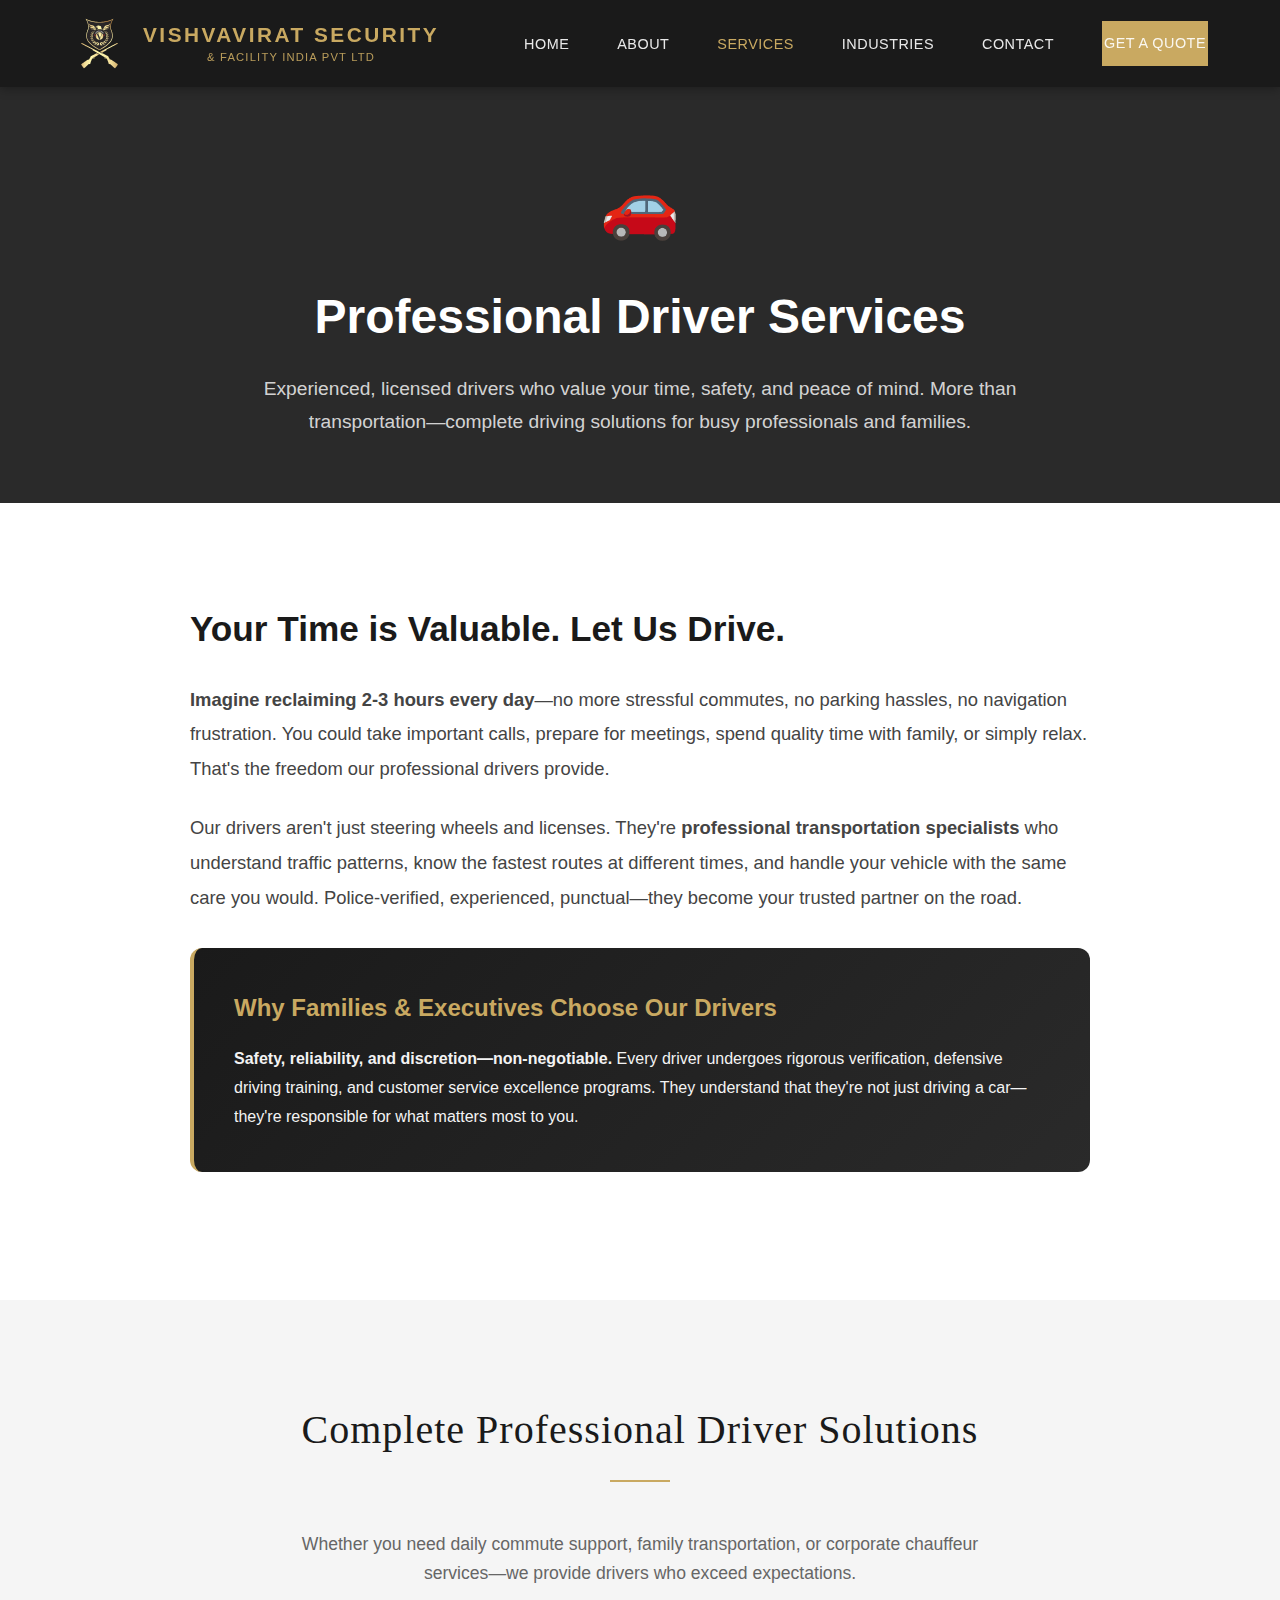
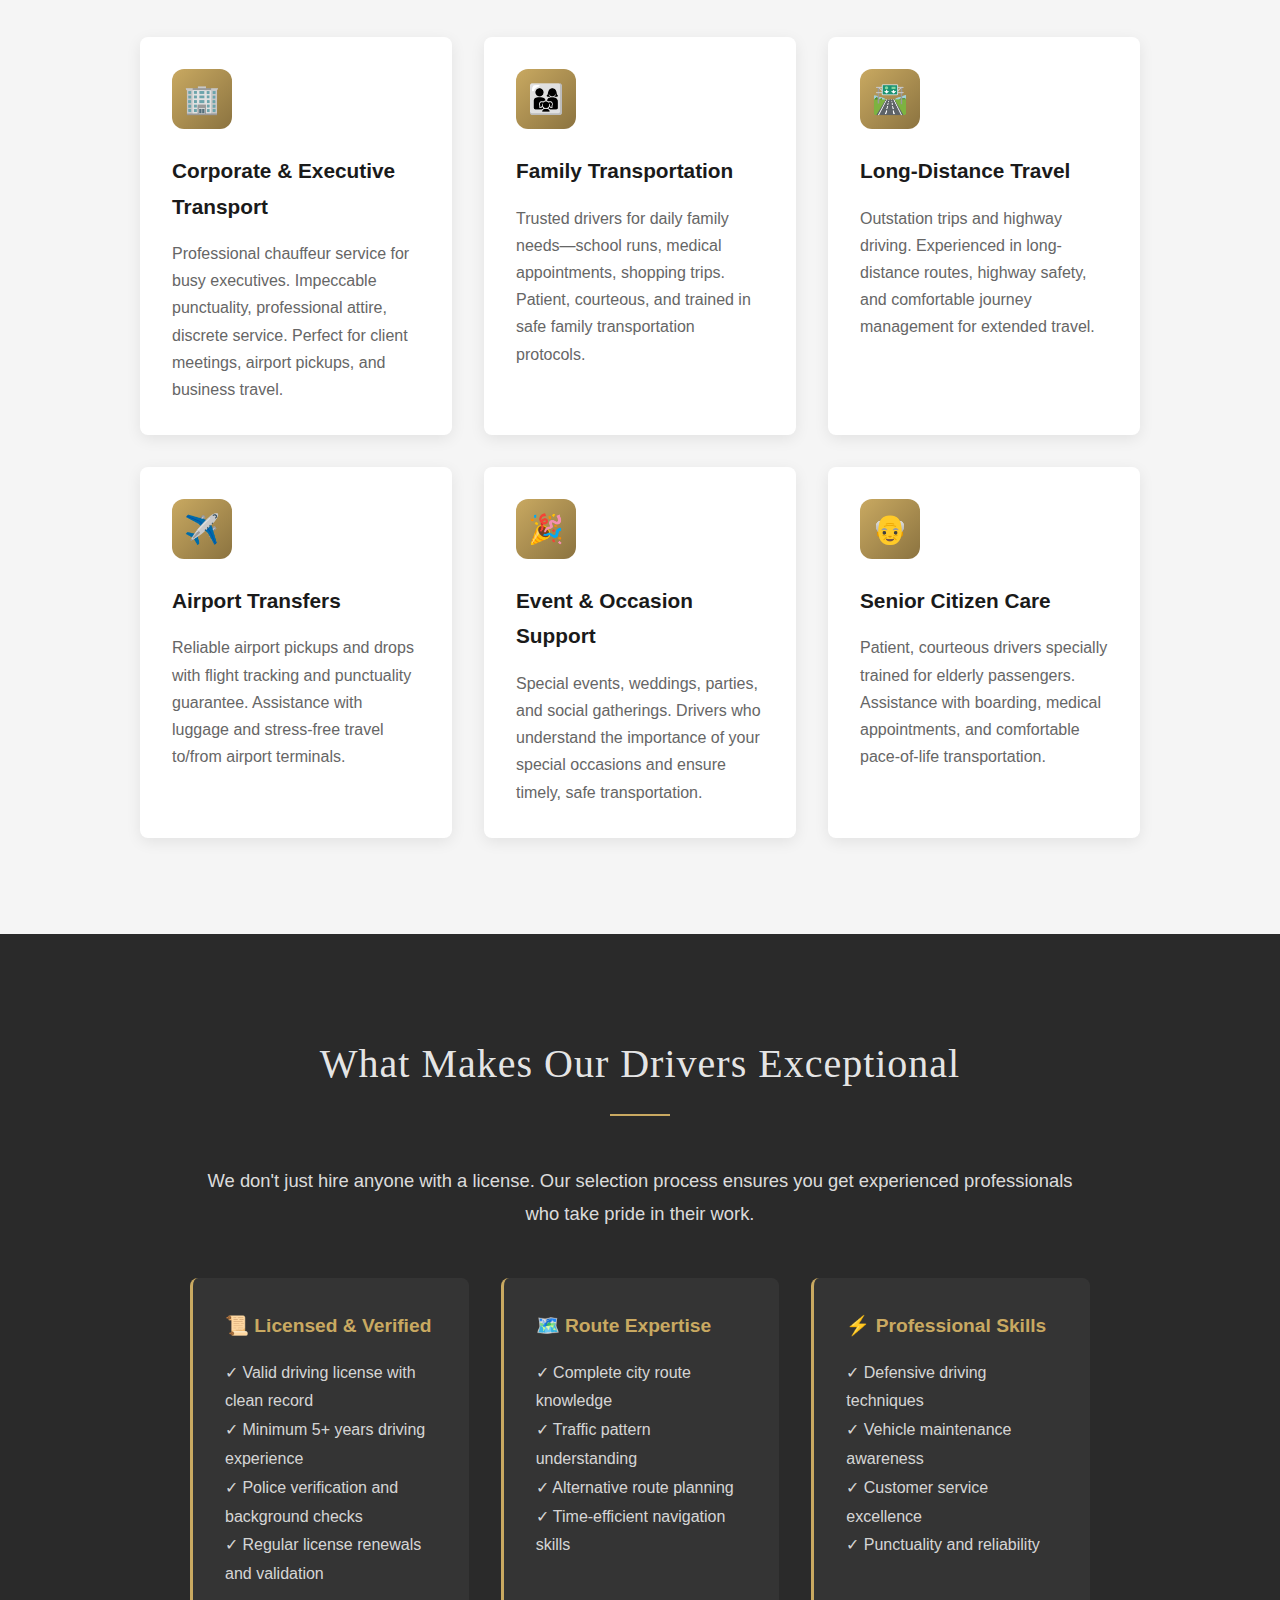
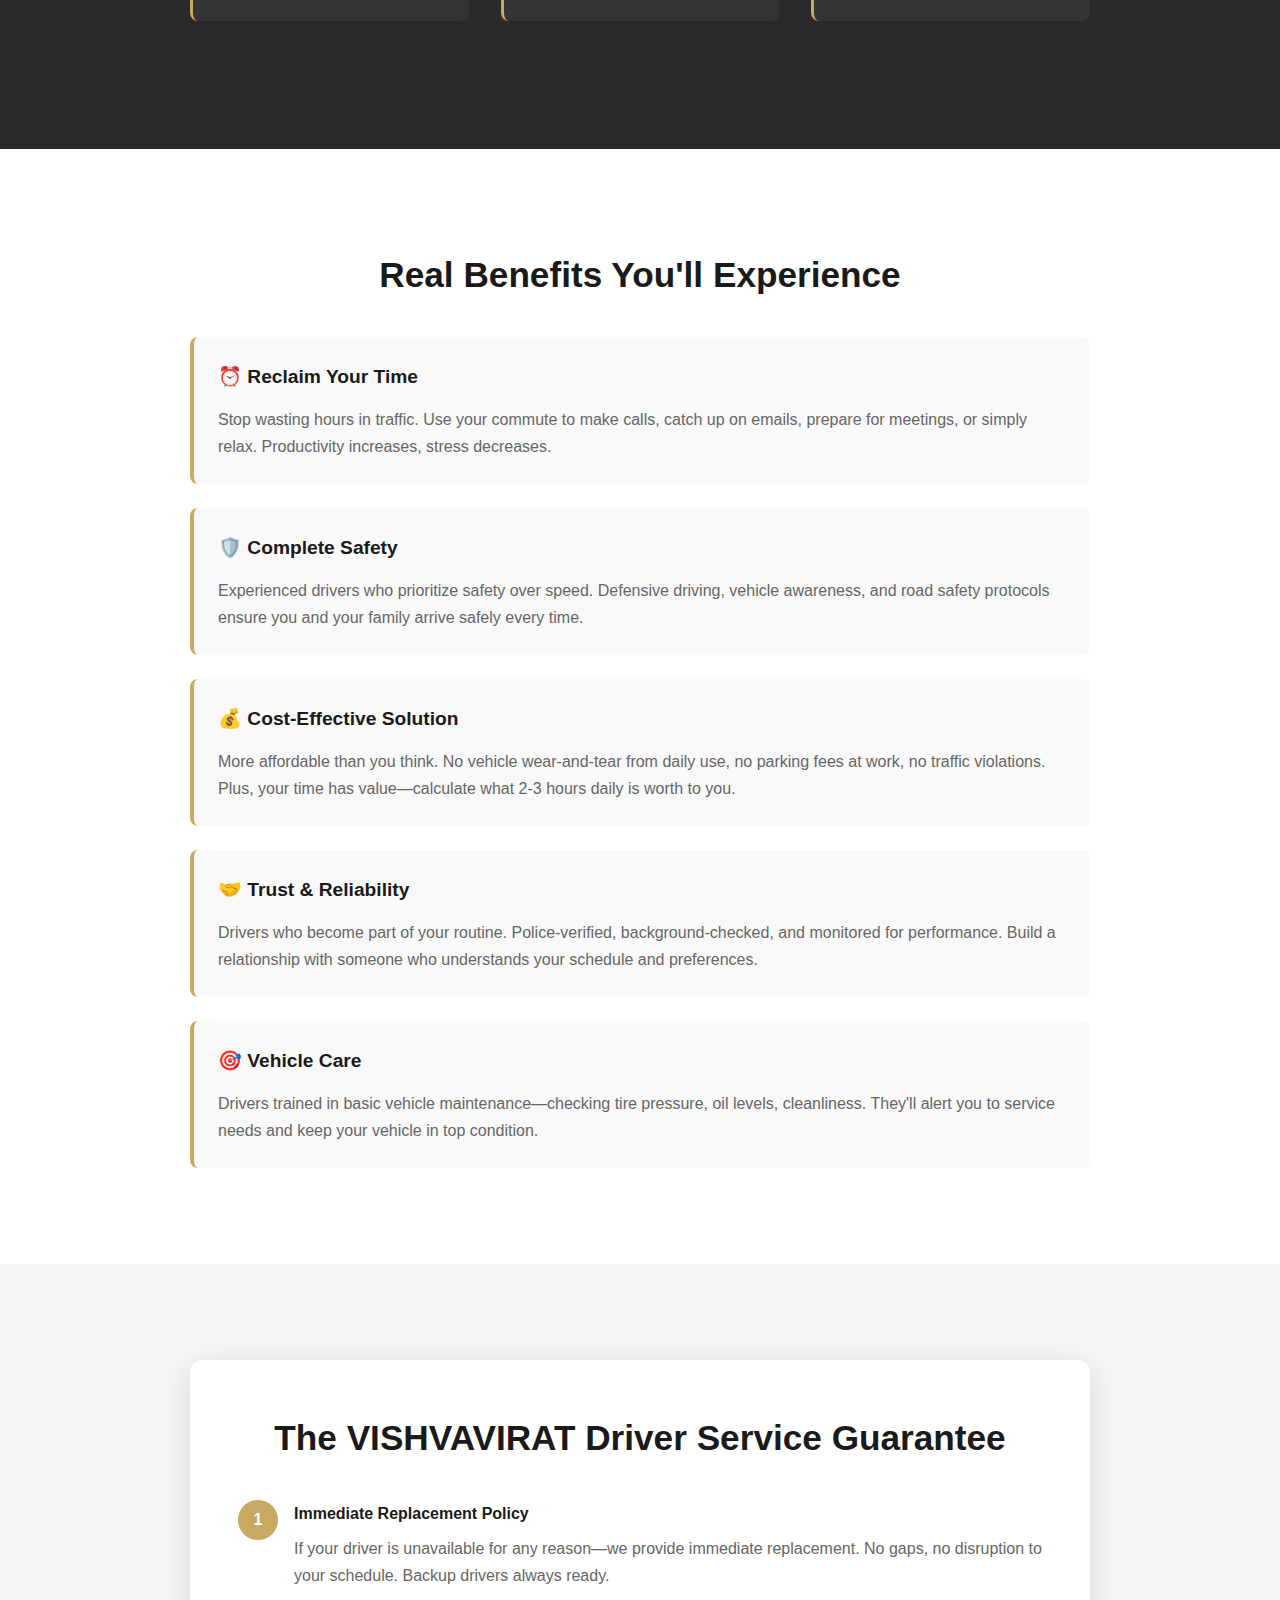
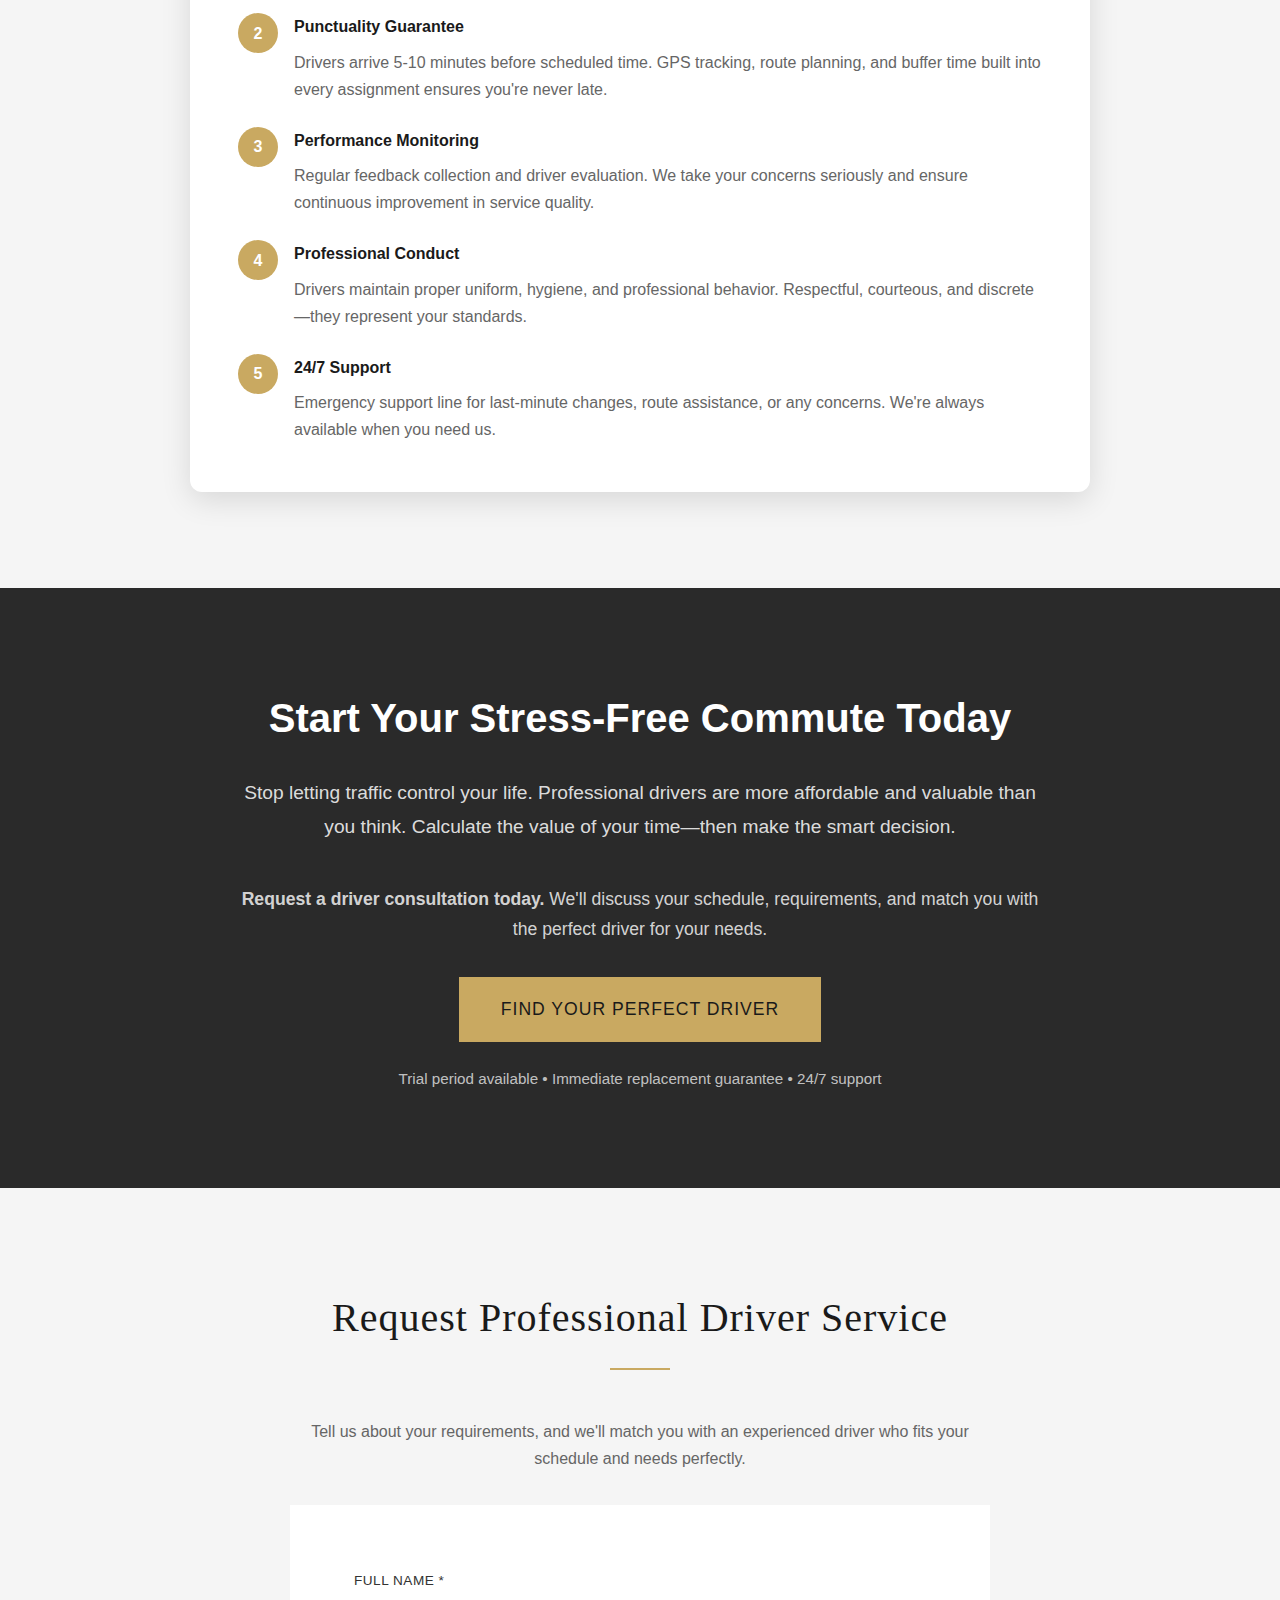
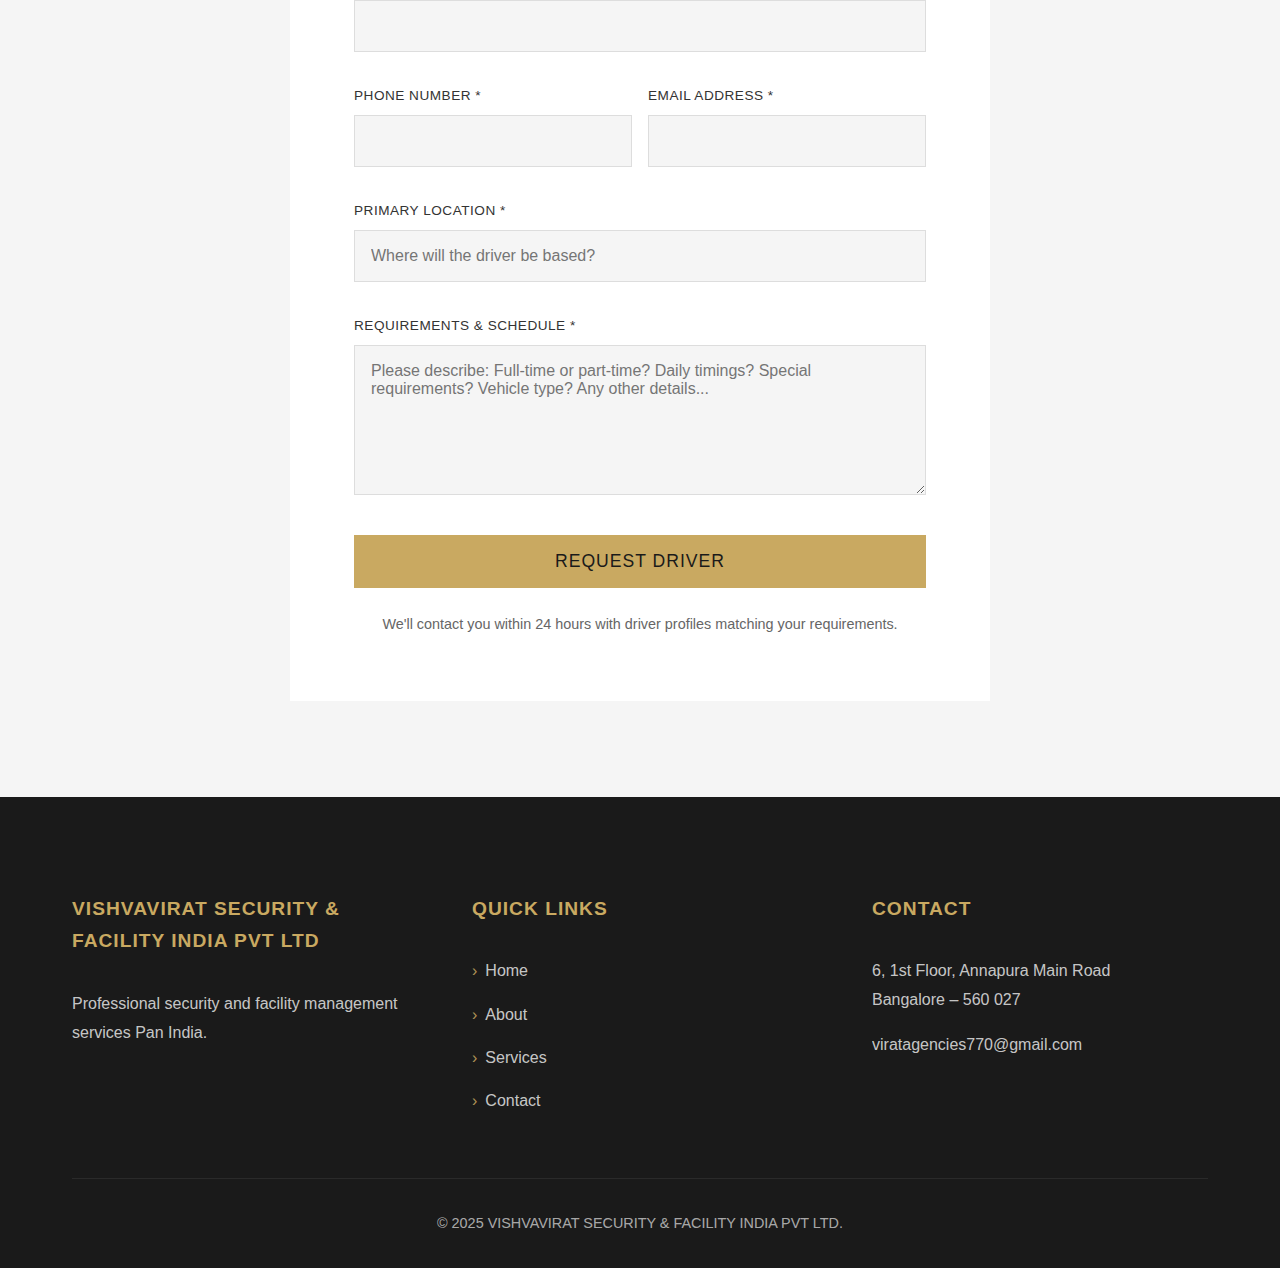
<file: services/driver.html>
<!DOCTYPE html>
<html lang="en">
<head>
    <meta charset="UTF-8">
    <meta name="viewport" content="width=device-width, initial-scale=1.0">
    <meta name="description" content="Professional driver services Pan India. Experienced, licensed drivers with clean records, route knowledge, and professional conduct for personal and corporate needs.">
    <title>Professional Driver Services | VISHVAVIRAT SECURITY</title>
    <link rel="icon" type="image/svg+xml" href="/images/favicon.svg">
    <link rel="stylesheet" href="/css/style-new.css">
</head>
<body>

<header class="header">
    <nav class="navbar">
        <div class="container">
            <div class="logo">
                <a href="/">
                    <img src="/images/VISHVAVIRAT.svg" alt="VISHVAVIRAT SECURITY Logo" class="logo-img">
                    <span class="logo-text">
                        <span class="logo-main">VISHVAVIRAT SECURITY</span>
                        <span class="logo-sub">& FACILITY INDIA PVT LTD</span>
                    </span>
                </a>
            </div>
            <ul class="nav-menu">
                <li><a href="/">Home</a></li>
                <li><a href="/about.html">About</a></li>
                <li class="dropdown">
                    <a href="/services.html" class="dropdown-toggle active">Services</a>
                    <ul class="dropdown-menu">
                        <li><a href="/services/personal-bouncer.html">Personal Bouncer</a></li>
                        <li><a href="/services/government-security-guard.html">Government Security Guard</a></li>
                        <li><a href="/services/driver.html">Professional Driver</a></li>
                        <li><a href="/services/housekeeping.html">Housekeeping Staff</a></li>
                        <li><a href="/services/gardener.html">Gardener Services</a></li>
                        <li><a href="/services/maid.html">Maid / Domestic Help</a></li>
                    </ul>
                </li>
                <li><a href="/industries.html">Industries</a></li>
                <li><a href="/contact.html">Contact</a></li>
                <li><a href="/contact.html" class="btn btn-primary">Get a Quote</a></li>
            </ul>
            <button class="mobile-menu-toggle"><span></span><span></span><span></span></button>
        </div>
    </nav>
</header>

<section class="section section-dark" style="padding: 4rem 0;">
    <div class="container" style="text-align: center;">
        <div style="font-size: 4rem; margin-bottom: 1rem;">🚗</div>
        <h1 style="font-size: 3rem; margin-bottom: 1rem; color: white;">Professional Driver Services</h1>
        <p style="font-size: 1.2rem; opacity: 0.9; max-width: 800px; margin: 0 auto;">
            Experienced, licensed drivers who value your time, safety, and peace of mind. More than transportation—complete driving solutions for busy professionals and families.
        </p>
    </div>
</section>

<section class="section">
    <div class="container">
        <div style="max-width: 900px; margin: 0 auto;">
            <h2 style="color: var(--primary-dark); margin-bottom: 1.5rem; font-size: 2.2rem;">Your Time is Valuable. Let Us Drive.</h2>

            <p style="font-size: 1.15rem; line-height: 1.9; color: #444; margin-bottom: 1.5rem;">
                <strong>Imagine reclaiming 2-3 hours every day</strong>—no more stressful commutes, no parking hassles, no navigation frustration. You could take important calls, prepare for meetings, spend quality time with family, or simply relax. That's the freedom our professional drivers provide.
            </p>

            <p style="font-size: 1.15rem; line-height: 1.9; color: #444; margin-bottom: 1.5rem;">
                Our drivers aren't just steering wheels and licenses. They're <strong>professional transportation specialists</strong> who understand traffic patterns, know the fastest routes at different times, and handle your vehicle with the same care you would. Police-verified, experienced, punctual—they become your trusted partner on the road.
            </p>

            <div style="background: linear-gradient(135deg, #1a1a1a, #2a2a2a); color: white; padding: 2.5rem; border-radius: 12px; margin: 2rem 0; border-left: 4px solid var(--accent-gold);">
                <h3 style="color: var(--accent-gold); margin-bottom: 1rem; font-size: 1.5rem;">Why Families & Executives Choose Our Drivers</h3>
                <p style="opacity: 0.95; line-height: 1.8; margin: 0;">
                    <strong>Safety, reliability, and discretion—non-negotiable.</strong> Every driver undergoes rigorous verification, defensive driving training, and customer service excellence programs. They understand that they're not just driving a car—they're responsible for what matters most to you.
                </p>
            </div>
        </div>
    </div>
</section>

<section class="section section-light">
    <div class="container">
        <h2 class="section-title section-title-center" style="color: var(--primary-dark);">Complete Professional Driver Solutions</h2>
        <p style="text-align: center; max-width: 700px; margin: 0 auto 3rem; font-size: 1.1rem; color: #666;">
            Whether you need daily commute support, family transportation, or corporate chauffeur services—we provide drivers who exceed expectations.
        </p>

        <div style="max-width: 1000px; margin: 0 auto; display: grid; grid-template-columns: repeat(auto-fit, minmax(280px, 1fr)); gap: 2rem;">
            <div style="background: white; padding: 2rem; border-radius: 8px; box-shadow: 0 4px 15px rgba(0,0,0,0.08);">
                <div style="width: 60px; height: 60px; background: linear-gradient(135deg, #c9a961, #8b7340); border-radius: 12px; display: flex; align-items: center; justify-content: center; margin-bottom: 1.5rem; font-size: 1.8rem; color: white;">🏢</div>
                <h3 style="color: var(--primary-dark); margin-bottom: 1rem; font-size: 1.3rem;">Corporate & Executive Transport</h3>
                <p style="color: #666; line-height: 1.7; margin: 0;">
                    Professional chauffeur service for busy executives. Impeccable punctuality, professional attire, discrete service. Perfect for client meetings, airport pickups, and business travel.
                </p>
            </div>

            <div style="background: white; padding: 2rem; border-radius: 8px; box-shadow: 0 4px 15px rgba(0,0,0,0.08);">
                <div style="width: 60px; height: 60px; background: linear-gradient(135deg, #c9a961, #8b7340); border-radius: 12px; display: flex; align-items: center; justify-content: center; margin-bottom: 1.5rem; font-size: 1.8rem; color: white;">👨‍👩‍👧</div>
                <h3 style="color: var(--primary-dark); margin-bottom: 1rem; font-size: 1.3rem;">Family Transportation</h3>
                <p style="color: #666; line-height: 1.7; margin: 0;">
                    Trusted drivers for daily family needs—school runs, medical appointments, shopping trips. Patient, courteous, and trained in safe family transportation protocols.
                </p>
            </div>

            <div style="background: white; padding: 2rem; border-radius: 8px; box-shadow: 0 4px 15px rgba(0,0,0,0.08);">
                <div style="width: 60px; height: 60px; background: linear-gradient(135deg, #c9a961, #8b7340); border-radius: 12px; display: flex; align-items: center; justify-content: center; margin-bottom: 1.5rem; font-size: 1.8rem; color: white;">🛣️</div>
                <h3 style="color: var(--primary-dark); margin-bottom: 1rem; font-size: 1.3rem;">Long-Distance Travel</h3>
                <p style="color: #666; line-height: 1.7; margin: 0;">
                    Outstation trips and highway driving. Experienced in long-distance routes, highway safety, and comfortable journey management for extended travel.
                </p>
            </div>

            <div style="background: white; padding: 2rem; border-radius: 8px; box-shadow: 0 4px 15px rgba(0,0,0,0.08);">
                <div style="width: 60px; height: 60px; background: linear-gradient(135deg, #c9a961, #8b7340); border-radius: 12px; display: flex; align-items: center; justify-content: center; margin-bottom: 1.5rem; font-size: 1.8rem; color: white;">✈️</div>
                <h3 style="color: var(--primary-dark); margin-bottom: 1rem; font-size: 1.3rem;">Airport Transfers</h3>
                <p style="color: #666; line-height: 1.7; margin: 0;">
                    Reliable airport pickups and drops with flight tracking and punctuality guarantee. Assistance with luggage and stress-free travel to/from airport terminals.
                </p>
            </div>

            <div style="background: white; padding: 2rem; border-radius: 8px; box-shadow: 0 4px 15px rgba(0,0,0,0.08);">
                <div style="width: 60px; height: 60px; background: linear-gradient(135deg, #c9a961, #8b7340); border-radius: 12px; display: flex; align-items: center; justify-content: center; margin-bottom: 1.5rem; font-size: 1.8rem; color: white;">🎉</div>
                <h3 style="color: var(--primary-dark); margin-bottom: 1rem; font-size: 1.3rem;">Event & Occasion Support</h3>
                <p style="color: #666; line-height: 1.7; margin: 0;">
                    Special events, weddings, parties, and social gatherings. Drivers who understand the importance of your special occasions and ensure timely, safe transportation.
                </p>
            </div>

            <div style="background: white; padding: 2rem; border-radius: 8px; box-shadow: 0 4px 15px rgba(0,0,0,0.08);">
                <div style="width: 60px; height: 60px; background: linear-gradient(135deg, #c9a961, #8b7340); border-radius: 12px; display: flex; align-items: center; justify-content: center; margin-bottom: 1.5rem; font-size: 1.8rem; color: white;">👴</div>
                <h3 style="color: var(--primary-dark); margin-bottom: 1rem; font-size: 1.3rem;">Senior Citizen Care</h3>
                <p style="color: #666; line-height: 1.7; margin: 0;">
                    Patient, courteous drivers specially trained for elderly passengers. Assistance with boarding, medical appointments, and comfortable pace-of-life transportation.
                </p>
            </div>
        </div>
    </div>
</section>

<section class="section section-dark">
    <div class="container">
        <h2 class="section-title section-title-center">What Makes Our Drivers Exceptional</h2>
        <div style="max-width: 900px; margin: 2rem auto;">
            <p style="text-align: center; opacity: 0.95; font-size: 1.15rem; line-height: 1.8; margin-bottom: 3rem;">
                We don't just hire anyone with a license. Our selection process ensures you get experienced professionals who take pride in their work.
            </p>

            <div style="display: grid; grid-template-columns: repeat(auto-fit, minmax(250px, 1fr)); gap: 2rem;">
                <div style="background: rgba(255,255,255,0.05); padding: 2rem; border-radius: 8px; border-left: 3px solid var(--accent-gold);">
                    <h4 style="color: var(--accent-gold); margin-bottom: 1rem; font-size: 1.2rem;">📜 Licensed & Verified</h4>
                    <ul style="list-style: none; padding: 0; opacity: 0.9; line-height: 1.8;">
                        <li>✓ Valid driving license with clean record</li>
                        <li>✓ Minimum 5+ years driving experience</li>
                        <li>✓ Police verification and background checks</li>
                        <li>✓ Regular license renewals and validation</li>
                    </ul>
                </div>

                <div style="background: rgba(255,255,255,0.05); padding: 2rem; border-radius: 8px; border-left: 3px solid var(--accent-gold);">
                    <h4 style="color: var(--accent-gold); margin-bottom: 1rem; font-size: 1.2rem;">🗺️ Route Expertise</h4>
                    <ul style="list-style: none; padding: 0; opacity: 0.9; line-height: 1.8;">
                        <li>✓ Complete city route knowledge</li>
                        <li>✓ Traffic pattern understanding</li>
                        <li>✓ Alternative route planning</li>
                        <li>✓ Time-efficient navigation skills</li>
                    </ul>
                </div>

                <div style="background: rgba(255,255,255,0.05); padding: 2rem; border-radius: 8px; border-left: 3px solid var(--accent-gold);">
                    <h4 style="color: var(--accent-gold); margin-bottom: 1rem; font-size: 1.2rem;">⚡ Professional Skills</h4>
                    <ul style="list-style: none; padding: 0; opacity: 0.9; line-height: 1.8;">
                        <li>✓ Defensive driving techniques</li>
                        <li>✓ Vehicle maintenance awareness</li>
                        <li>✓ Customer service excellence</li>
                        <li>✓ Punctuality and reliability</li>
                    </ul>
                </div>
            </div>
        </div>
    </div>
</section>

<section class="section">
    <div class="container">
        <div style="max-width: 900px; margin: 0 auto;">
            <h2 style="color: var(--primary-dark); margin-bottom: 2rem; text-align: center; font-size: 2.2rem;">Real Benefits You'll Experience</h2>

            <div style="display: grid; gap: 1.5rem;">
                <div style="background: #f9f9f9; padding: 1.5rem; border-radius: 8px; border-left: 4px solid var(--accent-gold);">
                    <h3 style="color: var(--primary-dark); margin-bottom: 0.75rem; font-size: 1.2rem;">⏰ Reclaim Your Time</h3>
                    <p style="color: #666; line-height: 1.7; margin: 0;">Stop wasting hours in traffic. Use your commute to make calls, catch up on emails, prepare for meetings, or simply relax. Productivity increases, stress decreases.</p>
                </div>

                <div style="background: #f9f9f9; padding: 1.5rem; border-radius: 8px; border-left: 4px solid var(--accent-gold);">
                    <h3 style="color: var(--primary-dark); margin-bottom: 0.75rem; font-size: 1.2rem;">🛡️ Complete Safety</h3>
                    <p style="color: #666; line-height: 1.7; margin: 0;">Experienced drivers who prioritize safety over speed. Defensive driving, vehicle awareness, and road safety protocols ensure you and your family arrive safely every time.</p>
                </div>

                <div style="background: #f9f9f9; padding: 1.5rem; border-radius: 8px; border-left: 4px solid var(--accent-gold);">
                    <h3 style="color: var(--primary-dark); margin-bottom: 0.75rem; font-size: 1.2rem;">💰 Cost-Effective Solution</h3>
                    <p style="color: #666; line-height: 1.7; margin: 0;">More affordable than you think. No vehicle wear-and-tear from daily use, no parking fees at work, no traffic violations. Plus, your time has value—calculate what 2-3 hours daily is worth to you.</p>
                </div>

                <div style="background: #f9f9f9; padding: 1.5rem; border-radius: 8px; border-left: 4px solid var(--accent-gold);">
                    <h3 style="color: var(--primary-dark); margin-bottom: 0.75rem; font-size: 1.2rem;">🤝 Trust & Reliability</h3>
                    <p style="color: #666; line-height: 1.7; margin: 0;">Drivers who become part of your routine. Police-verified, background-checked, and monitored for performance. Build a relationship with someone who understands your schedule and preferences.</p>
                </div>

                <div style="background: #f9f9f9; padding: 1.5rem; border-radius: 8px; border-left: 4px solid var(--accent-gold);">
                    <h3 style="color: var(--primary-dark); margin-bottom: 0.75rem; font-size: 1.2rem;">🎯 Vehicle Care</h3>
                    <p style="color: #666; line-height: 1.7; margin: 0;">Drivers trained in basic vehicle maintenance—checking tire pressure, oil levels, cleanliness. They'll alert you to service needs and keep your vehicle in top condition.</p>
                </div>
            </div>
        </div>
    </div>
</section>

<section class="section section-light">
    <div class="container">
        <div style="background: white; padding: 3rem; border-radius: 12px; max-width: 900px; margin: 0 auto; box-shadow: 0 8px 30px rgba(0,0,0,0.12);">
            <h2 style="color: var(--primary-dark); margin-bottom: 2rem; text-align: center; font-size: 2.2rem;">The VISHVAVIRAT Driver Service Guarantee</h2>

            <div style="display: grid; gap: 1.5rem;">
                <div style="display: flex; gap: 1rem; align-items: start;">
                    <div style="flex-shrink: 0; width: 40px; height: 40px; background: var(--accent-gold); border-radius: 50%; display: flex; align-items: center; justify-content: center; color: white; font-weight: bold;">1</div>
                    <div>
                        <h4 style="color: var(--primary-dark); margin-bottom: 0.5rem;">Immediate Replacement Policy</h4>
                        <p style="color: #666; line-height: 1.7; margin: 0;">If your driver is unavailable for any reason—we provide immediate replacement. No gaps, no disruption to your schedule. Backup drivers always ready.</p>
                    </div>
                </div>

                <div style="display: flex; gap: 1rem; align-items: start;">
                    <div style="flex-shrink: 0; width: 40px; height: 40px; background: var(--accent-gold); border-radius: 50%; display: flex; align-items: center; justify-content: center; color: white; font-weight: bold;">2</div>
                    <div>
                        <h4 style="color: var(--primary-dark); margin-bottom: 0.5rem;">Punctuality Guarantee</h4>
                        <p style="color: #666; line-height: 1.7; margin: 0;">Drivers arrive 5-10 minutes before scheduled time. GPS tracking, route planning, and buffer time built into every assignment ensures you're never late.</p>
                    </div>
                </div>

                <div style="display: flex; gap: 1rem; align-items: start;">
                    <div style="flex-shrink: 0; width: 40px; height: 40px; background: var(--accent-gold); border-radius: 50%; display: flex; align-items: center; justify-content: center; color: white; font-weight: bold;">3</div>
                    <div>
                        <h4 style="color: var(--primary-dark); margin-bottom: 0.5rem;">Performance Monitoring</h4>
                        <p style="color: #666; line-height: 1.7; margin: 0;">Regular feedback collection and driver evaluation. We take your concerns seriously and ensure continuous improvement in service quality.</p>
                    </div>
                </div>

                <div style="display: flex; gap: 1rem; align-items: start;">
                    <div style="flex-shrink: 0; width: 40px; height: 40px; background: var(--accent-gold); border-radius: 50%; display: flex; align-items: center; justify-content: center; color: white; font-weight: bold;">4</div>
                    <div>
                        <h4 style="color: var(--primary-dark); margin-bottom: 0.5rem;">Professional Conduct</h4>
                        <p style="color: #666; line-height: 1.7; margin: 0;">Drivers maintain proper uniform, hygiene, and professional behavior. Respectful, courteous, and discrete—they represent your standards.</p>
                    </div>
                </div>

                <div style="display: flex; gap: 1rem; align-items: start;">
                    <div style="flex-shrink: 0; width: 40px; height: 40px; background: var(--accent-gold); border-radius: 50%; display: flex; align-items: center; justify-content: center; color: white; font-weight: bold;">5</div>
                    <div>
                        <h4 style="color: var(--primary-dark); margin-bottom: 0.5rem;">24/7 Support</h4>
                        <p style="color: #666; line-height: 1.7; margin: 0;">Emergency support line for last-minute changes, route assistance, or any concerns. We're always available when you need us.</p>
                    </div>
                </div>
            </div>
        </div>
    </div>
</section>

<section class="section section-dark">
    <div class="container">
        <div style="max-width: 800px; margin: 0 auto; text-align: center;">
            <h2 style="margin-bottom: 1.5rem; font-size: 2.5rem; color: white;">Start Your Stress-Free Commute Today</h2>
            <p style="font-size: 1.2rem; opacity: 0.95; line-height: 1.8; margin-bottom: 2.5rem;">
                Stop letting traffic control your life. Professional drivers are more affordable and valuable than you think. Calculate the value of your time—then make the smart decision.
            </p>
            <p style="font-size: 1.1rem; opacity: 0.9; margin-bottom: 2rem;">
                <strong>Request a driver consultation today.</strong> We'll discuss your schedule, requirements, and match you with the perfect driver for your needs.
            </p>
            <a href="#request-service" class="btn btn-primary" style="font-size: 1.1rem; padding: 1rem 2.5rem;">Find Your Perfect Driver</a>
            <p style="margin-top: 1.5rem; opacity: 0.8; font-size: 0.95rem;">
                Trial period available • Immediate replacement guarantee • 24/7 support
            </p>
        </div>
    </div>
</section>

<section class="section contact-section" id="request-service">
    <div class="container">
        <h2 class="section-title section-title-center" style="color: var(--primary-dark);">Request Professional Driver Service</h2>
        <p style="text-align: center; max-width: 700px; margin: 0 auto 2rem; color: #666;">
            Tell us about your requirements, and we'll match you with an experienced driver who fits your schedule and needs perfectly.
        </p>
        <div style="max-width: 700px; margin: 0 auto;">
            <div class="contact-form">
                <form id="serviceInquiryForm" method="POST">
                    <div class="form-alert"></div>
                    <input type="hidden" name="service" value="Professional Driver">

                    <div class="form-group">
                        <label for="name">Full Name *</label>
                        <input type="text" id="name" name="name" required>
                    </div>

                    <div style="display: grid; grid-template-columns: 1fr 1fr; gap: 1rem;">
                        <div class="form-group">
                            <label for="phone">Phone Number *</label>
                            <input type="tel" id="phone" name="phone" required>
                        </div>
                        <div class="form-group">
                            <label for="email">Email Address *</label>
                            <input type="email" id="email" name="email" required>
                        </div>
                    </div>

                    <div class="form-group">
                        <label for="location">Primary Location *</label>
                        <input type="text" id="location" name="location" placeholder="Where will the driver be based?" required>
                    </div>

                    <div class="form-group">
                        <label for="message">Requirements & Schedule *</label>
                        <textarea id="message" name="message" rows="5" required placeholder="Please describe: Full-time or part-time? Daily timings? Special requirements? Vehicle type? Any other details..."></textarea>
                    </div>

                    <button type="submit" class="btn btn-primary" style="width: 100%; font-size: 1.1rem;">Request Driver</button>

                    <p style="margin-top: 1.5rem; font-size: 0.9rem; color: #666; text-align: center;">
                        We'll contact you within 24 hours with driver profiles matching your requirements.
                    </p>
                </form>
            </div>
        </div>
    </div>
</section>

<footer class="footer">
    <div class="container">
        <div class="footer-content">
            <div class="footer-section">
                <h3>VISHVAVIRAT SECURITY & FACILITY INDIA PVT LTD</h3>
                <p>Professional security and facility management services Pan India.</p>
            </div>
            <div class="footer-section">
                <h3>Quick Links</h3>
                <div class="footer-links">
                    <a href="/">Home</a>
                    <a href="/about.html">About</a>
                    <a href="/services.html">Services</a>
                    <a href="/contact.html">Contact</a>
                </div>
            </div>
            <div class="footer-section">
                <h3>Contact</h3>
                <p>6, 1st Floor, Annapura Main Road<br>Bangalore – 560 027</p>
                <p style="margin-top: 1rem;">viratagencies770@gmail.com</p>
            </div>
        </div>
        <div class="footer-bottom">
            <p>&copy; 2025 VISHVAVIRAT SECURITY & FACILITY INDIA PVT LTD.</p>
        </div>
    </div>
</footer>

<script src="/js/main-new.js"></script>
</body>
</html>
</file>
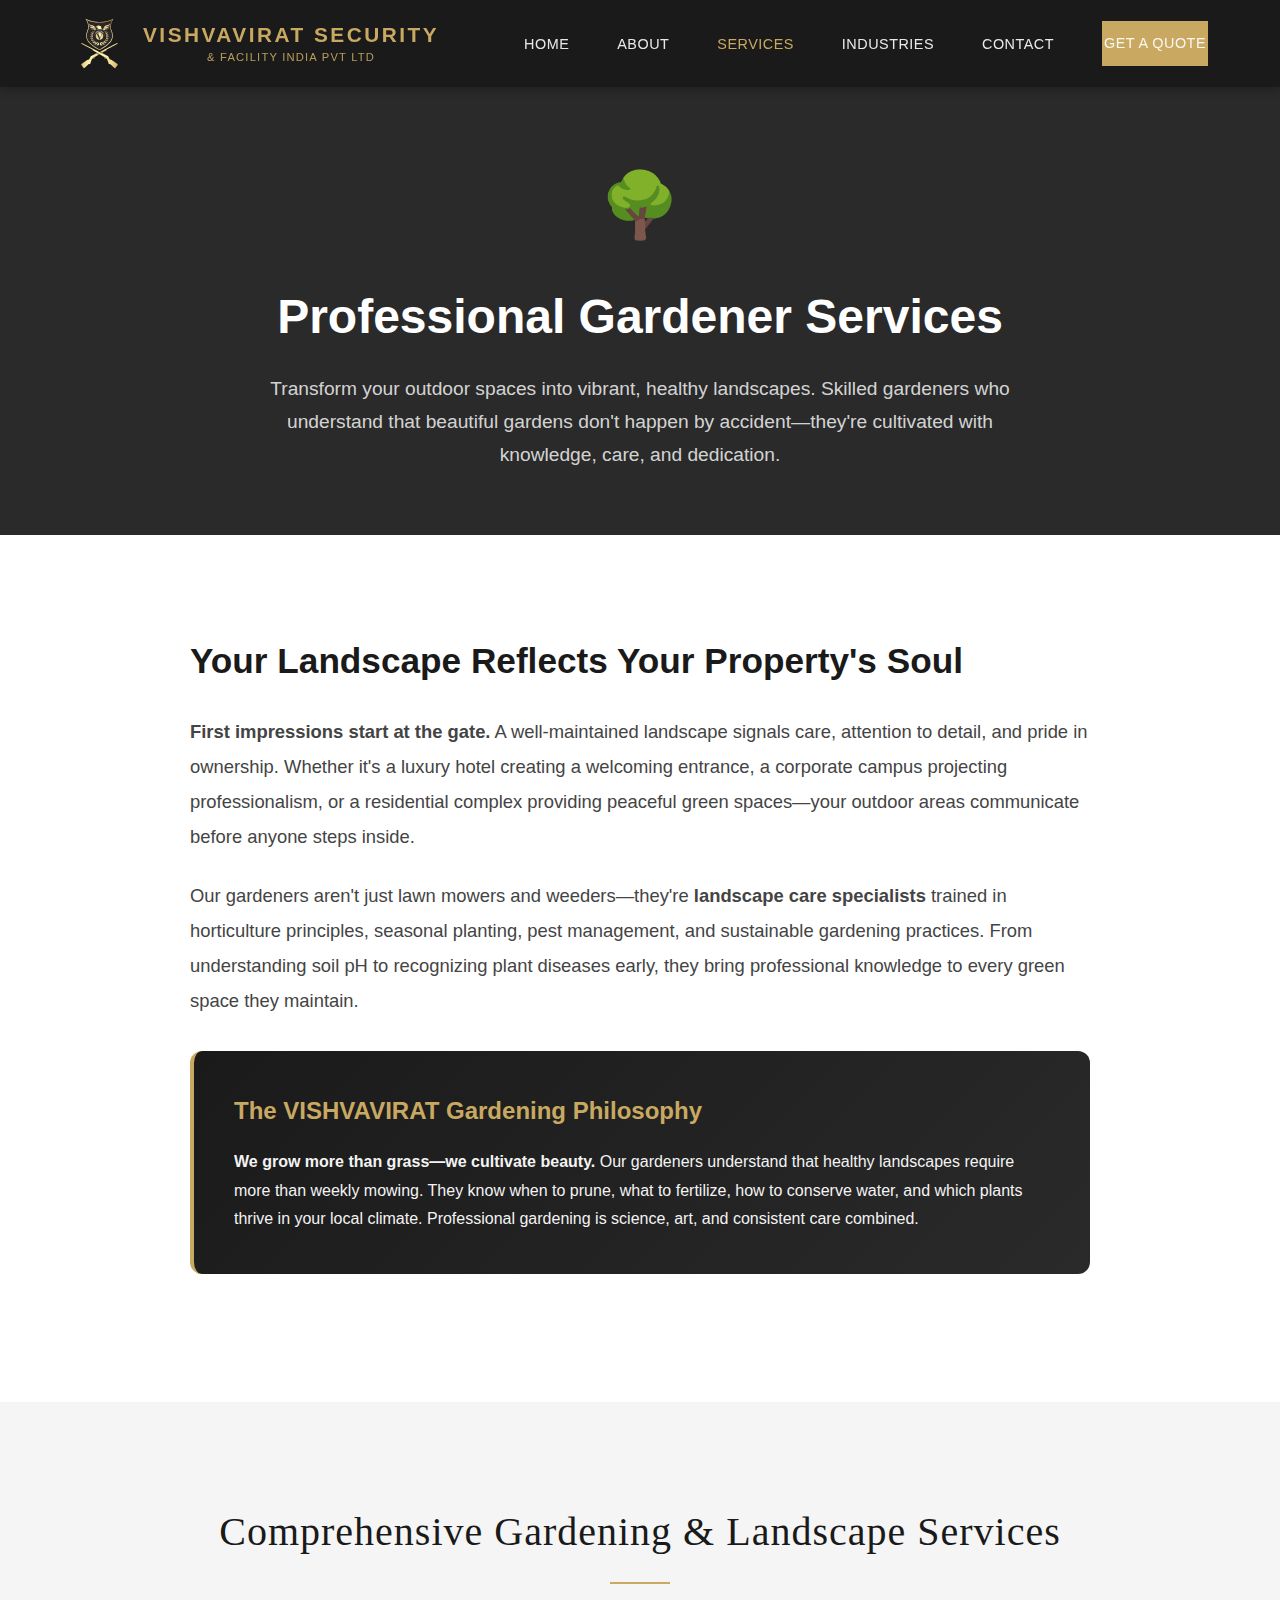
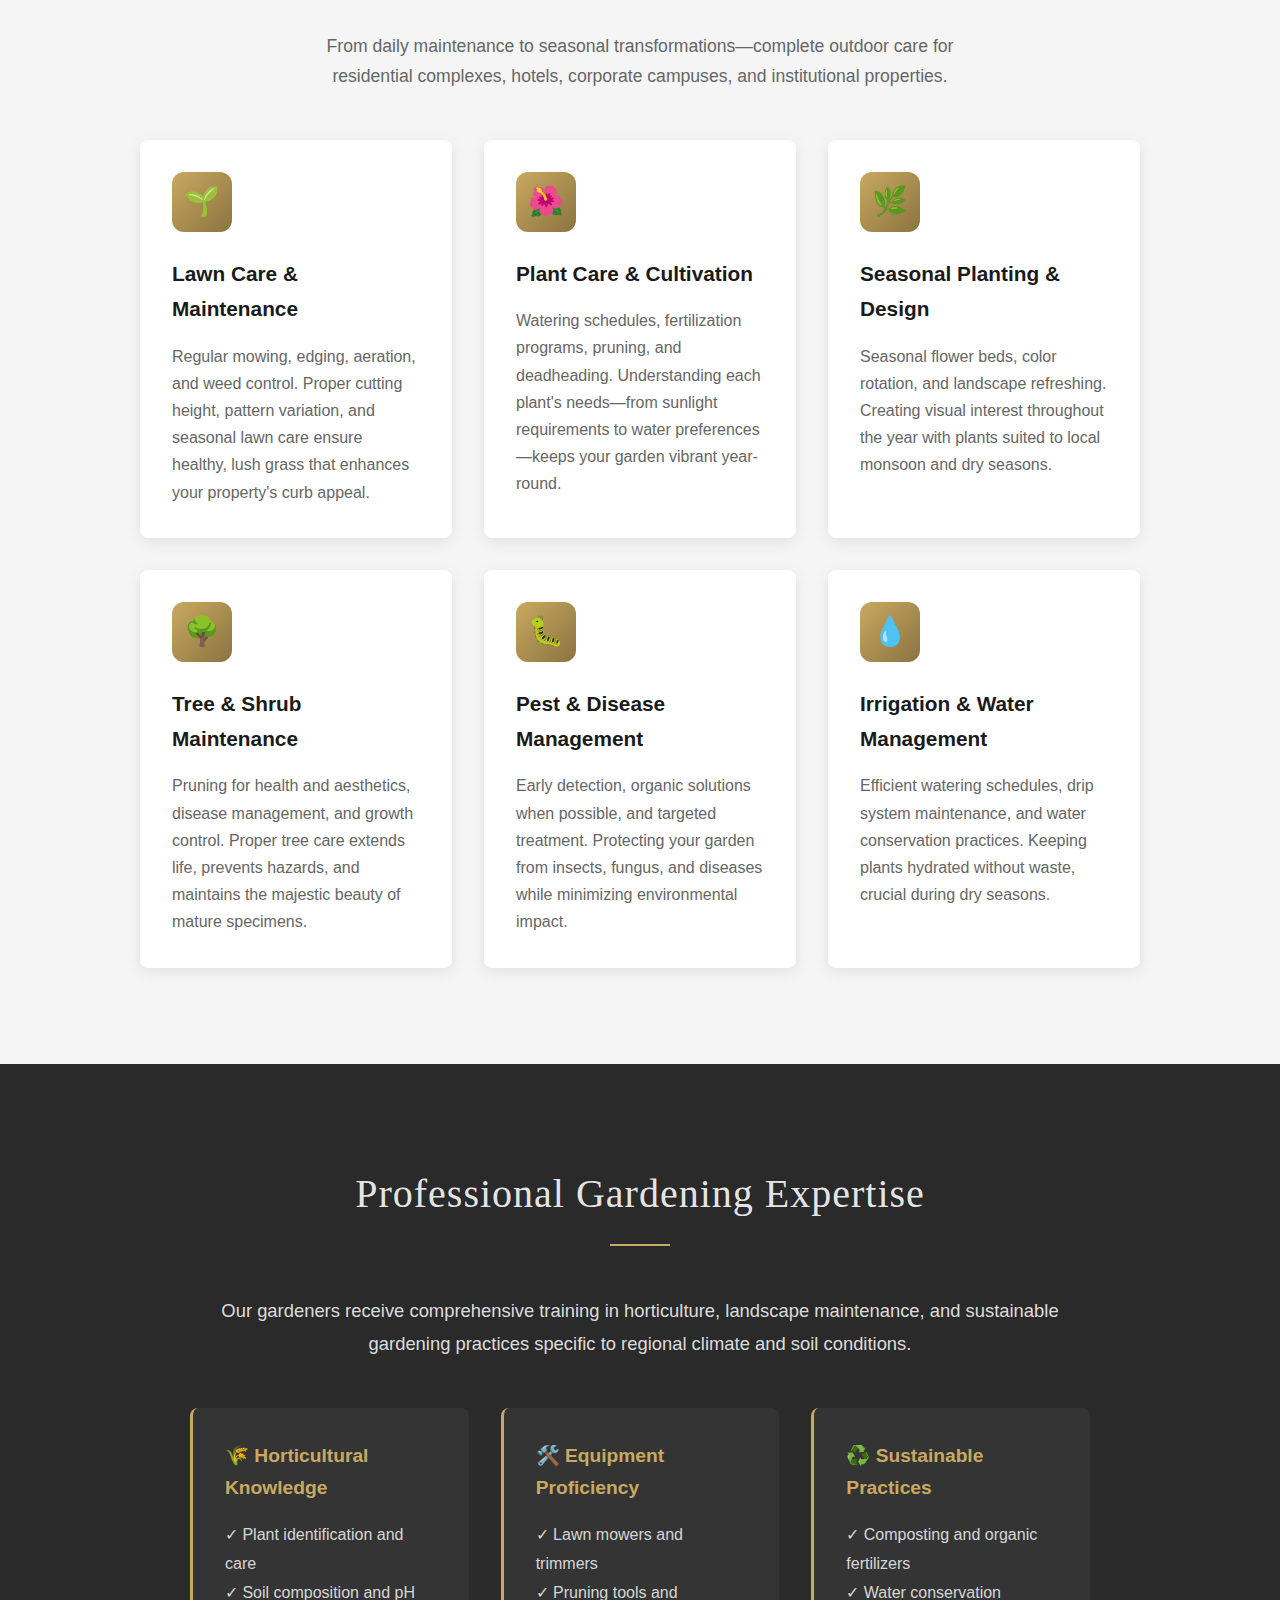
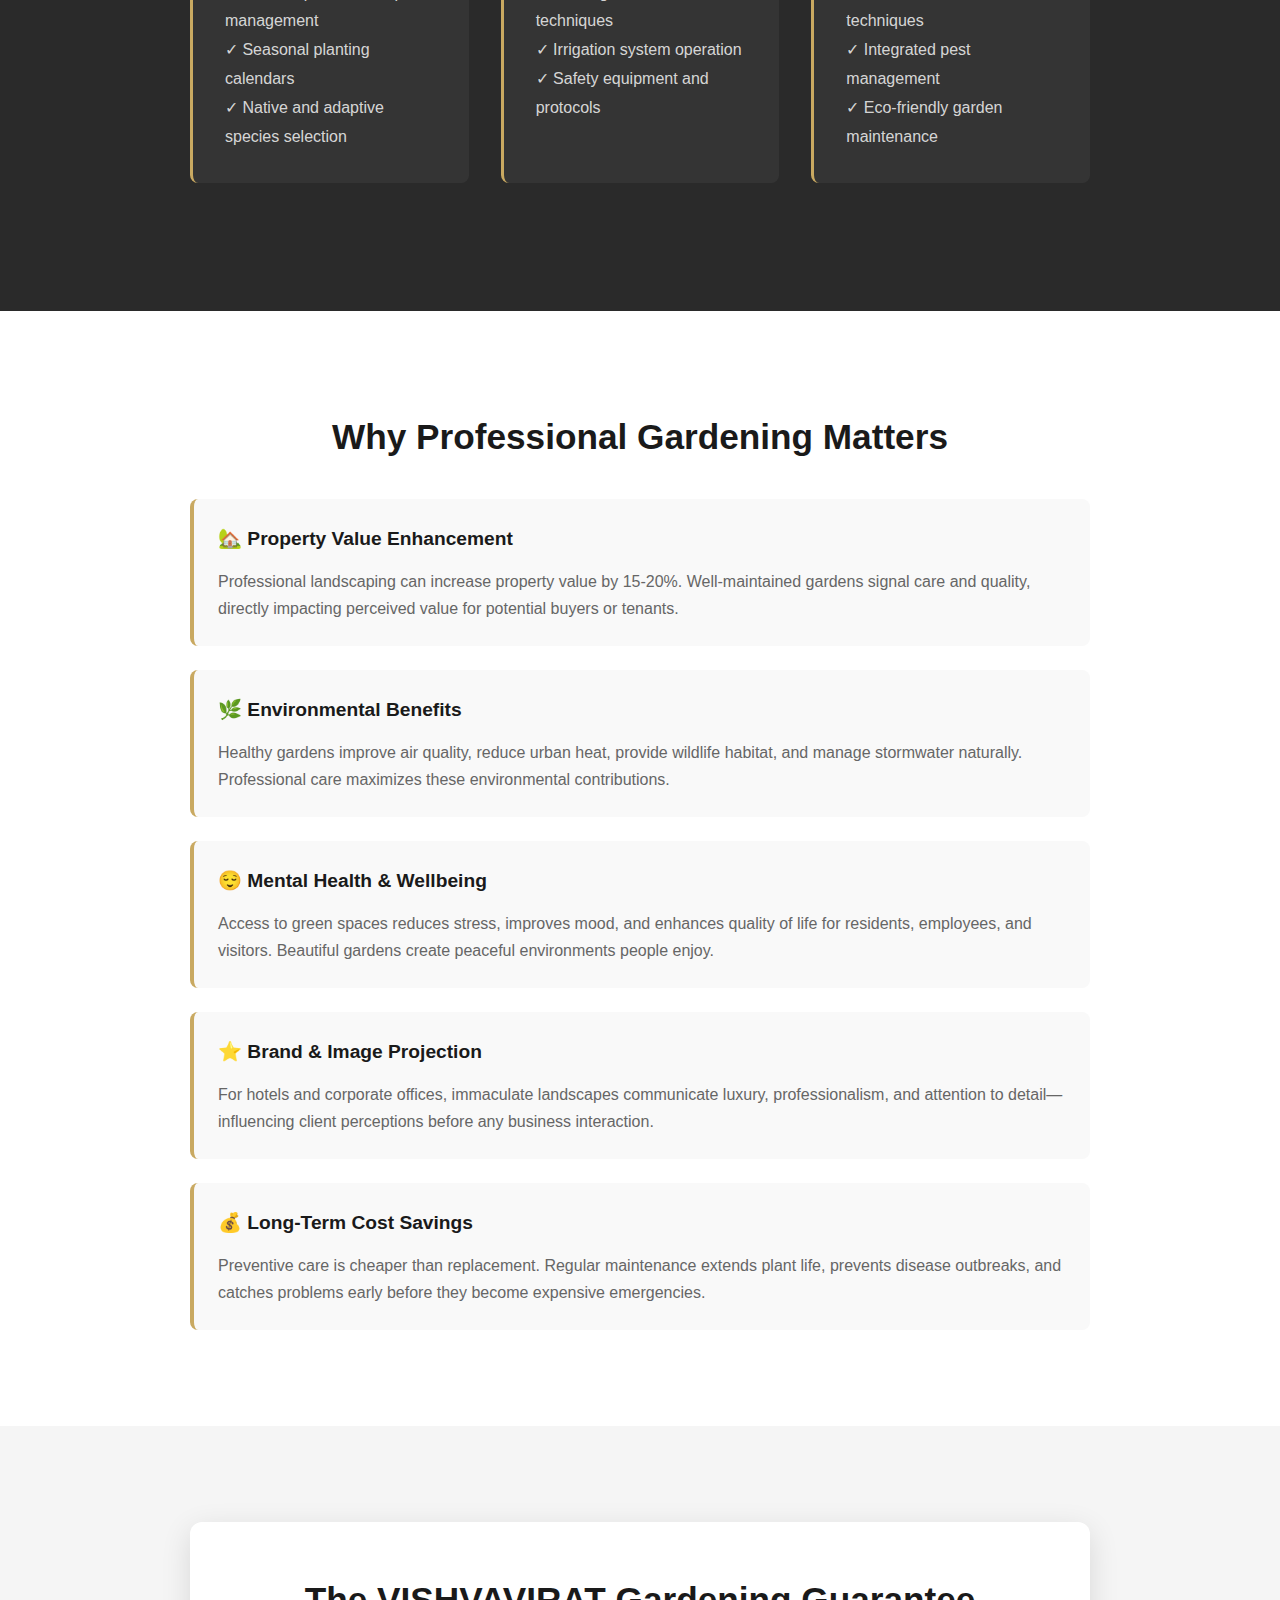
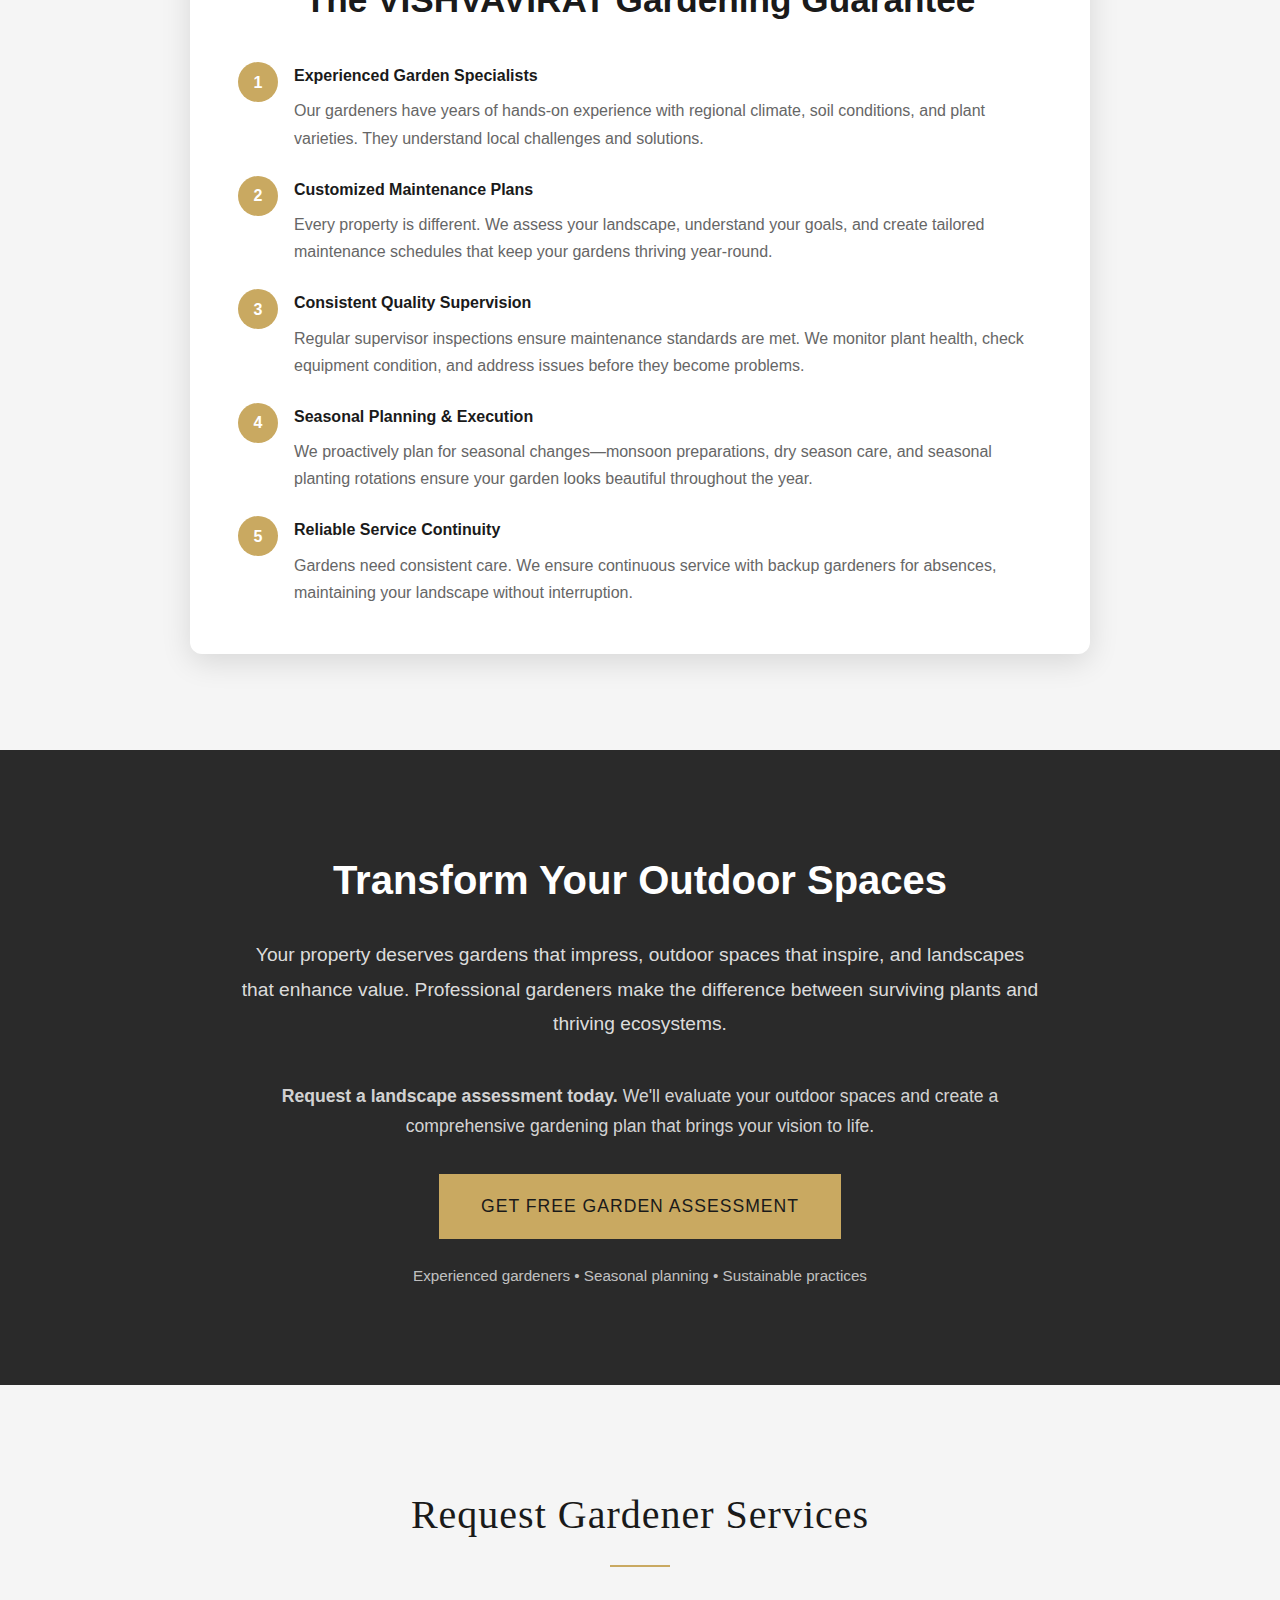
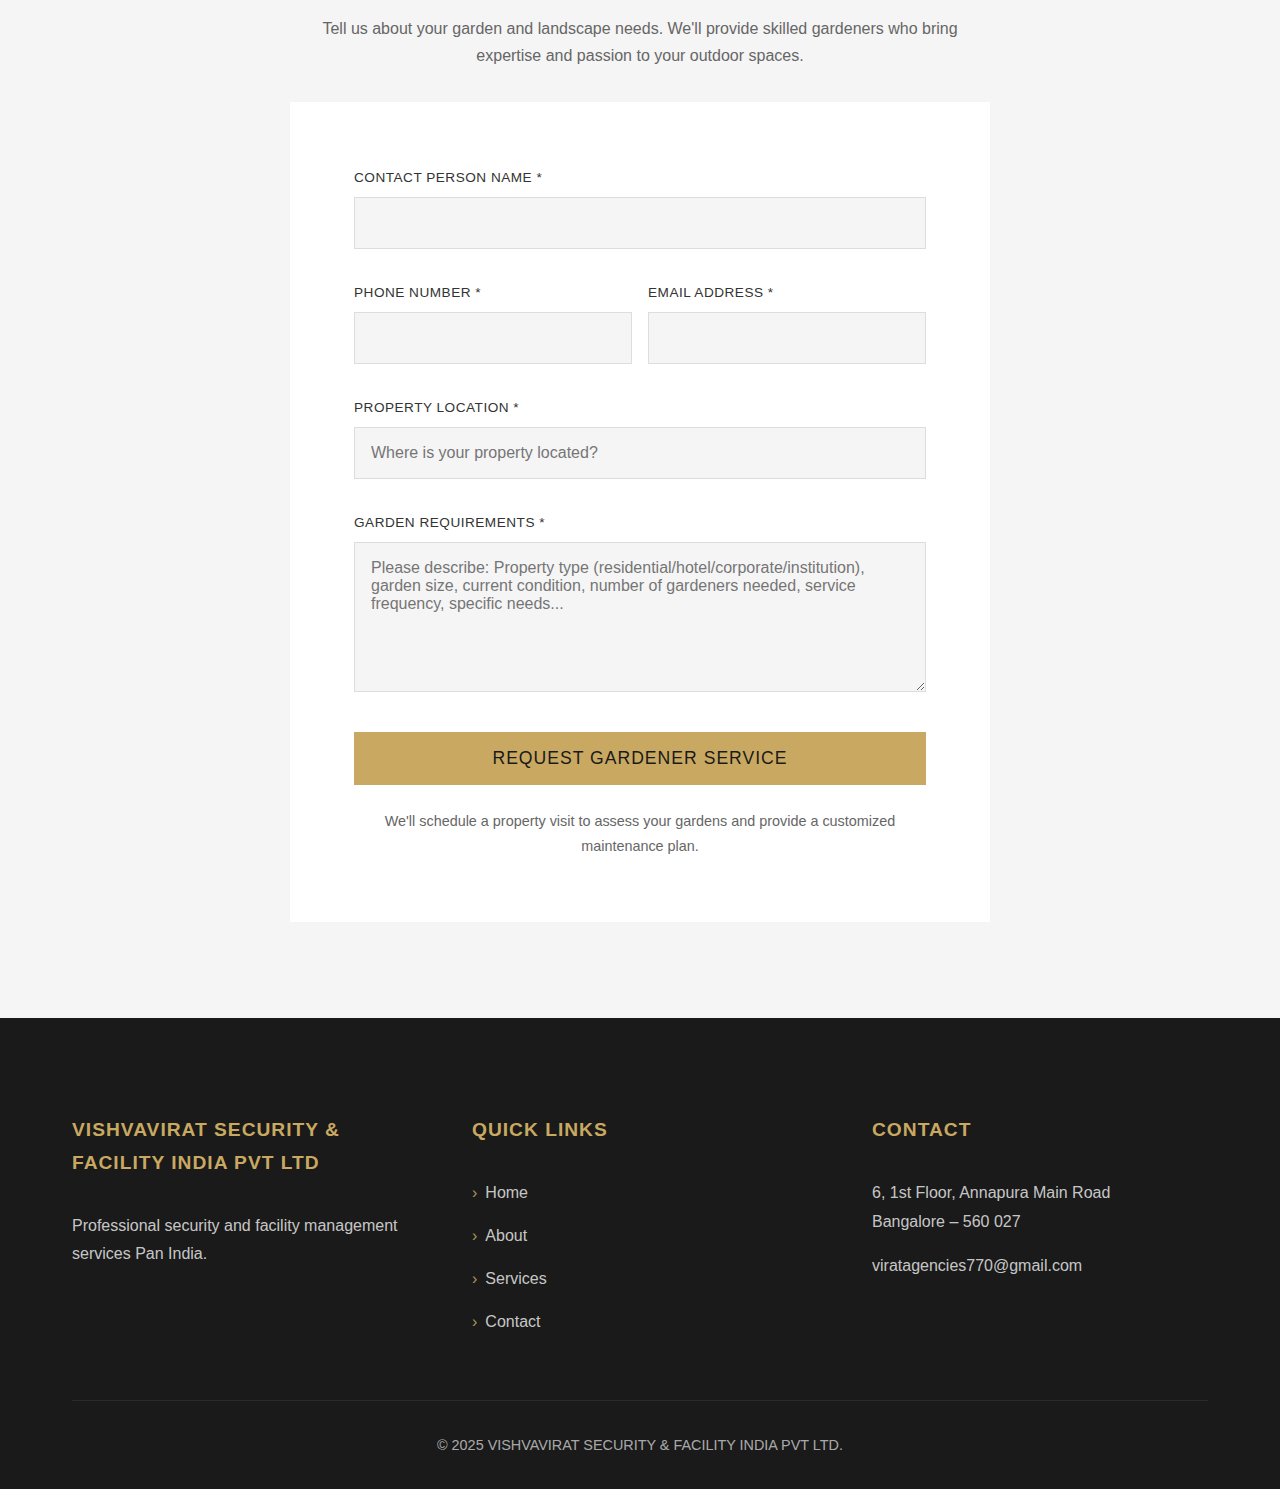
<file: services/gardener.html>
<!DOCTYPE html>
<html lang="en">
<head>
    <meta charset="UTF-8">
    <meta name="viewport" content="width=device-width, initial-scale=1.0">
    <meta name="description" content="Professional gardener services Pan India. Skilled gardeners for landscape maintenance, lawn care, plant health, and seasonal planting for residential and commercial properties.">
    <title>Professional Gardener Services | VISHVAVIRAT SECURITY</title>
    <link rel="icon" type="image/svg+xml" href="/images/favicon.svg">
    <link rel="stylesheet" href="/css/style-new.css">
</head>
<body>

<header class="header">
    <nav class="navbar">
        <div class="container">
            <div class="logo">
                <a href="/">
                    <img src="/images/VISHVAVIRAT.svg" alt="VISHVAVIRAT SECURITY Logo" class="logo-img">
                    <span class="logo-text">
                        <span class="logo-main">VISHVAVIRAT SECURITY</span>
                        <span class="logo-sub">& FACILITY INDIA PVT LTD</span>
                    </span>
                </a>
            </div>
            <ul class="nav-menu">
                <li><a href="/">Home</a></li>
                <li><a href="/about.html">About</a></li>
                <li class="dropdown">
                    <a href="/services.html" class="dropdown-toggle active">Services</a>
                    <ul class="dropdown-menu">
                        <li><a href="/services/personal-bouncer.html">Personal Bouncer</a></li>
                        <li><a href="/services/government-security-guard.html">Government Security Guard</a></li>
                        <li><a href="/services/driver.html">Professional Driver</a></li>
                        <li><a href="/services/housekeeping.html">Housekeeping Staff</a></li>
                        <li><a href="/services/gardener.html">Gardener Services</a></li>
                        <li><a href="/services/maid.html">Maid / Domestic Help</a></li>
                    </ul>
                </li>
                <li><a href="/industries.html">Industries</a></li>
                <li><a href="/contact.html">Contact</a></li>
                <li><a href="/contact.html" class="btn btn-primary">Get a Quote</a></li>
            </ul>
            <button class="mobile-menu-toggle"><span></span><span></span><span></span></button>
        </div>
    </nav>
</header>

<section class="section section-dark" style="padding: 4rem 0;">
    <div class="container" style="text-align: center;">
        <div style="font-size: 4rem; margin-bottom: 1rem;">🌳</div>
        <h1 style="font-size: 3rem; margin-bottom: 1rem; color: white;">Professional Gardener Services</h1>
        <p style="font-size: 1.2rem; opacity: 0.9; max-width: 800px; margin: 0 auto;">
            Transform your outdoor spaces into vibrant, healthy landscapes. Skilled gardeners who understand that beautiful gardens don't happen by accident—they're cultivated with knowledge, care, and dedication.
        </p>
    </div>
</section>

<section class="section">
    <div class="container">
        <div style="max-width: 900px; margin: 0 auto;">
            <h2 style="color: var(--primary-dark); margin-bottom: 1.5rem; font-size: 2.2rem;">Your Landscape Reflects Your Property's Soul</h2>

            <p style="font-size: 1.15rem; line-height: 1.9; color: #444; margin-bottom: 1.5rem;">
                <strong>First impressions start at the gate.</strong> A well-maintained landscape signals care, attention to detail, and pride in ownership. Whether it's a luxury hotel creating a welcoming entrance, a corporate campus projecting professionalism, or a residential complex providing peaceful green spaces—your outdoor areas communicate before anyone steps inside.
            </p>

            <p style="font-size: 1.15rem; line-height: 1.9; color: #444; margin-bottom: 1.5rem;">
                Our gardeners aren't just lawn mowers and weeders—they're <strong>landscape care specialists</strong> trained in horticulture principles, seasonal planting, pest management, and sustainable gardening practices. From understanding soil pH to recognizing plant diseases early, they bring professional knowledge to every green space they maintain.
            </p>

            <div style="background: linear-gradient(135deg, #1a1a1a, #2a2a2a); color: white; padding: 2.5rem; border-radius: 12px; margin: 2rem 0; border-left: 4px solid var(--accent-gold);">
                <h3 style="color: var(--accent-gold); margin-bottom: 1rem; font-size: 1.5rem;">The VISHVAVIRAT Gardening Philosophy</h3>
                <p style="opacity: 0.95; line-height: 1.8; margin: 0;">
                    <strong>We grow more than grass—we cultivate beauty.</strong> Our gardeners understand that healthy landscapes require more than weekly mowing. They know when to prune, what to fertilize, how to conserve water, and which plants thrive in your local climate. Professional gardening is science, art, and consistent care combined.
                </p>
            </div>
        </div>
    </div>
</section>

<section class="section section-light">
    <div class="container">
        <h2 class="section-title section-title-center" style="color: var(--primary-dark);">Comprehensive Gardening & Landscape Services</h2>
        <p style="text-align: center; max-width: 700px; margin: 0 auto 3rem; font-size: 1.1rem; color: #666;">
            From daily maintenance to seasonal transformations—complete outdoor care for residential complexes, hotels, corporate campuses, and institutional properties.
        </p>

        <div style="max-width: 1000px; margin: 0 auto; display: grid; grid-template-columns: repeat(auto-fit, minmax(280px, 1fr)); gap: 2rem;">
            <div style="background: white; padding: 2rem; border-radius: 8px; box-shadow: 0 4px 15px rgba(0,0,0,0.08);">
                <div style="width: 60px; height: 60px; background: linear-gradient(135deg, #c9a961, #8b7340); border-radius: 12px; display: flex; align-items: center; justify-content: center; margin-bottom: 1.5rem; font-size: 1.8rem; color: white;">🌱</div>
                <h3 style="color: var(--primary-dark); margin-bottom: 1rem; font-size: 1.3rem;">Lawn Care & Maintenance</h3>
                <p style="color: #666; line-height: 1.7; margin: 0;">
                    Regular mowing, edging, aeration, and weed control. Proper cutting height, pattern variation, and seasonal lawn care ensure healthy, lush grass that enhances your property's curb appeal.
                </p>
            </div>

            <div style="background: white; padding: 2rem; border-radius: 8px; box-shadow: 0 4px 15px rgba(0,0,0,0.08);">
                <div style="width: 60px; height: 60px; background: linear-gradient(135deg, #c9a961, #8b7340); border-radius: 12px; display: flex; align-items: center; justify-content: center; margin-bottom: 1.5rem; font-size: 1.8rem; color: white;">🌺</div>
                <h3 style="color: var(--primary-dark); margin-bottom: 1rem; font-size: 1.3rem;">Plant Care & Cultivation</h3>
                <p style="color: #666; line-height: 1.7; margin: 0;">
                    Watering schedules, fertilization programs, pruning, and deadheading. Understanding each plant's needs—from sunlight requirements to water preferences—keeps your garden vibrant year-round.
                </p>
            </div>

            <div style="background: white; padding: 2rem; border-radius: 8px; box-shadow: 0 4px 15px rgba(0,0,0,0.08);">
                <div style="width: 60px; height: 60px; background: linear-gradient(135deg, #c9a961, #8b7340); border-radius: 12px; display: flex; align-items: center; justify-content: center; margin-bottom: 1.5rem; font-size: 1.8rem; color: white;">🌿</div>
                <h3 style="color: var(--primary-dark); margin-bottom: 1rem; font-size: 1.3rem;">Seasonal Planting & Design</h3>
                <p style="color: #666; line-height: 1.7; margin: 0;">
                    Seasonal flower beds, color rotation, and landscape refreshing. Creating visual interest throughout the year with plants suited to local monsoon and dry seasons.
                </p>
            </div>

            <div style="background: white; padding: 2rem; border-radius: 8px; box-shadow: 0 4px 15px rgba(0,0,0,0.08);">
                <div style="width: 60px; height: 60px; background: linear-gradient(135deg, #c9a961, #8b7340); border-radius: 12px; display: flex; align-items: center; justify-content: center; margin-bottom: 1.5rem; font-size: 1.8rem; color: white;">🌳</div>
                <h3 style="color: var(--primary-dark); margin-bottom: 1rem; font-size: 1.3rem;">Tree & Shrub Maintenance</h3>
                <p style="color: #666; line-height: 1.7; margin: 0;">
                    Pruning for health and aesthetics, disease management, and growth control. Proper tree care extends life, prevents hazards, and maintains the majestic beauty of mature specimens.
                </p>
            </div>

            <div style="background: white; padding: 2rem; border-radius: 8px; box-shadow: 0 4px 15px rgba(0,0,0,0.08);">
                <div style="width: 60px; height: 60px; background: linear-gradient(135deg, #c9a961, #8b7340); border-radius: 12px; display: flex; align-items: center; justify-content: center; margin-bottom: 1.5rem; font-size: 1.8rem; color: white;">🐛</div>
                <h3 style="color: var(--primary-dark); margin-bottom: 1rem; font-size: 1.3rem;">Pest & Disease Management</h3>
                <p style="color: #666; line-height: 1.7; margin: 0;">
                    Early detection, organic solutions when possible, and targeted treatment. Protecting your garden from insects, fungus, and diseases while minimizing environmental impact.
                </p>
            </div>

            <div style="background: white; padding: 2rem; border-radius: 8px; box-shadow: 0 4px 15px rgba(0,0,0,0.08);">
                <div style="width: 60px; height: 60px; background: linear-gradient(135deg, #c9a961, #8b7340); border-radius: 12px; display: flex; align-items: center; justify-content: center; margin-bottom: 1.5rem; font-size: 1.8rem; color: white;">💧</div>
                <h3 style="color: var(--primary-dark); margin-bottom: 1rem; font-size: 1.3rem;">Irrigation & Water Management</h3>
                <p style="color: #666; line-height: 1.7; margin: 0;">
                    Efficient watering schedules, drip system maintenance, and water conservation practices. Keeping plants hydrated without waste, crucial during dry seasons.
                </p>
            </div>
        </div>
    </div>
</section>

<section class="section section-dark">
    <div class="container">
        <h2 class="section-title section-title-center">Professional Gardening Expertise</h2>
        <div style="max-width: 900px; margin: 2rem auto;">
            <p style="text-align: center; opacity: 0.95; font-size: 1.15rem; line-height: 1.8; margin-bottom: 3rem;">
                Our gardeners receive comprehensive training in horticulture, landscape maintenance, and sustainable gardening practices specific to regional climate and soil conditions.
            </p>

            <div style="display: grid; grid-template-columns: repeat(auto-fit, minmax(250px, 1fr)); gap: 2rem;">
                <div style="background: rgba(255,255,255,0.05); padding: 2rem; border-radius: 8px; border-left: 3px solid var(--accent-gold);">
                    <h4 style="color: var(--accent-gold); margin-bottom: 1rem; font-size: 1.2rem;">🌾 Horticultural Knowledge</h4>
                    <ul style="list-style: none; padding: 0; opacity: 0.9; line-height: 1.8;">
                        <li>✓ Plant identification and care</li>
                        <li>✓ Soil composition and pH management</li>
                        <li>✓ Seasonal planting calendars</li>
                        <li>✓ Native and adaptive species selection</li>
                    </ul>
                </div>

                <div style="background: rgba(255,255,255,0.05); padding: 2rem; border-radius: 8px; border-left: 3px solid var(--accent-gold);">
                    <h4 style="color: var(--accent-gold); margin-bottom: 1rem; font-size: 1.2rem;">🛠️ Equipment Proficiency</h4>
                    <ul style="list-style: none; padding: 0; opacity: 0.9; line-height: 1.8;">
                        <li>✓ Lawn mowers and trimmers</li>
                        <li>✓ Pruning tools and techniques</li>
                        <li>✓ Irrigation system operation</li>
                        <li>✓ Safety equipment and protocols</li>
                    </ul>
                </div>

                <div style="background: rgba(255,255,255,0.05); padding: 2rem; border-radius: 8px; border-left: 3px solid var(--accent-gold);">
                    <h4 style="color: var(--accent-gold); margin-bottom: 1rem; font-size: 1.2rem;">♻️ Sustainable Practices</h4>
                    <ul style="list-style: none; padding: 0; opacity: 0.9; line-height: 1.8;">
                        <li>✓ Composting and organic fertilizers</li>
                        <li>✓ Water conservation techniques</li>
                        <li>✓ Integrated pest management</li>
                        <li>✓ Eco-friendly garden maintenance</li>
                    </ul>
                </div>
            </div>
        </div>
    </div>
</section>

<section class="section">
    <div class="container">
        <div style="max-width: 900px; margin: 0 auto;">
            <h2 style="color: var(--primary-dark); margin-bottom: 2rem; text-align: center; font-size: 2.2rem;">Why Professional Gardening Matters</h2>

            <div style="display: grid; gap: 1.5rem;">
                <div style="background: #f9f9f9; padding: 1.5rem; border-radius: 8px; border-left: 4px solid var(--accent-gold);">
                    <h3 style="color: var(--primary-dark); margin-bottom: 0.75rem; font-size: 1.2rem;">🏡 Property Value Enhancement</h3>
                    <p style="color: #666; line-height: 1.7; margin: 0;">Professional landscaping can increase property value by 15-20%. Well-maintained gardens signal care and quality, directly impacting perceived value for potential buyers or tenants.</p>
                </div>

                <div style="background: #f9f9f9; padding: 1.5rem; border-radius: 8px; border-left: 4px solid var(--accent-gold);">
                    <h3 style="color: var(--primary-dark); margin-bottom: 0.75rem; font-size: 1.2rem;">🌿 Environmental Benefits</h3>
                    <p style="color: #666; line-height: 1.7; margin: 0;">Healthy gardens improve air quality, reduce urban heat, provide wildlife habitat, and manage stormwater naturally. Professional care maximizes these environmental contributions.</p>
                </div>

                <div style="background: #f9f9f9; padding: 1.5rem; border-radius: 8px; border-left: 4px solid var(--accent-gold);">
                    <h3 style="color: var(--primary-dark); margin-bottom: 0.75rem; font-size: 1.2rem;">😌 Mental Health & Wellbeing</h3>
                    <p style="color: #666; line-height: 1.7; margin: 0;">Access to green spaces reduces stress, improves mood, and enhances quality of life for residents, employees, and visitors. Beautiful gardens create peaceful environments people enjoy.</p>
                </div>

                <div style="background: #f9f9f9; padding: 1.5rem; border-radius: 8px; border-left: 4px solid var(--accent-gold);">
                    <h3 style="color: var(--primary-dark); margin-bottom: 0.75rem; font-size: 1.2rem;">⭐ Brand & Image Projection</h3>
                    <p style="color: #666; line-height: 1.7; margin: 0;">For hotels and corporate offices, immaculate landscapes communicate luxury, professionalism, and attention to detail—influencing client perceptions before any business interaction.</p>
                </div>

                <div style="background: #f9f9f9; padding: 1.5rem; border-radius: 8px; border-left: 4px solid var(--accent-gold);">
                    <h3 style="color: var(--primary-dark); margin-bottom: 0.75rem; font-size: 1.2rem;">💰 Long-Term Cost Savings</h3>
                    <p style="color: #666; line-height: 1.7; margin: 0;">Preventive care is cheaper than replacement. Regular maintenance extends plant life, prevents disease outbreaks, and catches problems early before they become expensive emergencies.</p>
                </div>
            </div>
        </div>
    </div>
</section>

<section class="section section-light">
    <div class="container">
        <div style="background: white; padding: 3rem; border-radius: 12px; max-width: 900px; margin: 0 auto; box-shadow: 0 8px 30px rgba(0,0,0,0.12);">
            <h2 style="color: var(--primary-dark); margin-bottom: 2rem; text-align: center; font-size: 2.2rem;">The VISHVAVIRAT Gardening Guarantee</h2>

            <div style="display: grid; gap: 1.5rem;">
                <div style="display: flex; gap: 1rem; align-items: start;">
                    <div style="flex-shrink: 0; width: 40px; height: 40px; background: var(--accent-gold); border-radius: 50%; display: flex; align-items: center; justify-content: center; color: white; font-weight: bold;">1</div>
                    <div>
                        <h4 style="color: var(--primary-dark); margin-bottom: 0.5rem;">Experienced Garden Specialists</h4>
                        <p style="color: #666; line-height: 1.7; margin: 0;">Our gardeners have years of hands-on experience with regional climate, soil conditions, and plant varieties. They understand local challenges and solutions.</p>
                    </div>
                </div>

                <div style="display: flex; gap: 1rem; align-items: start;">
                    <div style="flex-shrink: 0; width: 40px; height: 40px; background: var(--accent-gold); border-radius: 50%; display: flex; align-items: center; justify-content: center; color: white; font-weight: bold;">2</div>
                    <div>
                        <h4 style="color: var(--primary-dark); margin-bottom: 0.5rem;">Customized Maintenance Plans</h4>
                        <p style="color: #666; line-height: 1.7; margin: 0;">Every property is different. We assess your landscape, understand your goals, and create tailored maintenance schedules that keep your gardens thriving year-round.</p>
                    </div>
                </div>

                <div style="display: flex; gap: 1rem; align-items: start;">
                    <div style="flex-shrink: 0; width: 40px; height: 40px; background: var(--accent-gold); border-radius: 50%; display: flex; align-items: center; justify-content: center; color: white; font-weight: bold;">3</div>
                    <div>
                        <h4 style="color: var(--primary-dark); margin-bottom: 0.5rem;">Consistent Quality Supervision</h4>
                        <p style="color: #666; line-height: 1.7; margin: 0;">Regular supervisor inspections ensure maintenance standards are met. We monitor plant health, check equipment condition, and address issues before they become problems.</p>
                    </div>
                </div>

                <div style="display: flex; gap: 1rem; align-items: start;">
                    <div style="flex-shrink: 0; width: 40px; height: 40px; background: var(--accent-gold); border-radius: 50%; display: flex; align-items: center; justify-content: center; color: white; font-weight: bold;">4</div>
                    <div>
                        <h4 style="color: var(--primary-dark); margin-bottom: 0.5rem;">Seasonal Planning & Execution</h4>
                        <p style="color: #666; line-height: 1.7; margin: 0;">We proactively plan for seasonal changes—monsoon preparations, dry season care, and seasonal planting rotations ensure your garden looks beautiful throughout the year.</p>
                    </div>
                </div>

                <div style="display: flex; gap: 1rem; align-items: start;">
                    <div style="flex-shrink: 0; width: 40px; height: 40px; background: var(--accent-gold); border-radius: 50%; display: flex; align-items: center; justify-content: center; color: white; font-weight: bold;">5</div>
                    <div>
                        <h4 style="color: var(--primary-dark); margin-bottom: 0.5rem;">Reliable Service Continuity</h4>
                        <p style="color: #666; line-height: 1.7; margin: 0;">Gardens need consistent care. We ensure continuous service with backup gardeners for absences, maintaining your landscape without interruption.</p>
                    </div>
                </div>
            </div>
        </div>
    </div>
</section>

<section class="section section-dark">
    <div class="container">
        <div style="max-width: 800px; margin: 0 auto; text-align: center;">
            <h2 style="margin-bottom: 1.5rem; font-size: 2.5rem; color: white;">Transform Your Outdoor Spaces</h2>
            <p style="font-size: 1.2rem; opacity: 0.95; line-height: 1.8; margin-bottom: 2.5rem;">
                Your property deserves gardens that impress, outdoor spaces that inspire, and landscapes that enhance value. Professional gardeners make the difference between surviving plants and thriving ecosystems.
            </p>
            <p style="font-size: 1.1rem; opacity: 0.9; margin-bottom: 2rem;">
                <strong>Request a landscape assessment today.</strong> We'll evaluate your outdoor spaces and create a comprehensive gardening plan that brings your vision to life.
            </p>
            <a href="#request-service" class="btn btn-primary" style="font-size: 1.1rem; padding: 1rem 2.5rem;">Get Free Garden Assessment</a>
            <p style="margin-top: 1.5rem; opacity: 0.8; font-size: 0.95rem;">
                Experienced gardeners • Seasonal planning • Sustainable practices
            </p>
        </div>
    </div>
</section>

<section class="section contact-section" id="request-service">
    <div class="container">
        <h2 class="section-title section-title-center" style="color: var(--primary-dark);">Request Gardener Services</h2>
        <p style="text-align: center; max-width: 700px; margin: 0 auto 2rem; color: #666;">
            Tell us about your garden and landscape needs. We'll provide skilled gardeners who bring expertise and passion to your outdoor spaces.
        </p>
        <div style="max-width: 700px; margin: 0 auto;">
            <div class="contact-form">
                <form id="serviceInquiryForm" method="POST">
                    <div class="form-alert"></div>
                    <input type="hidden" name="service" value="Gardener Services">

                    <div class="form-group">
                        <label for="name">Contact Person Name *</label>
                        <input type="text" id="name" name="name" required>
                    </div>

                    <div style="display: grid; grid-template-columns: 1fr 1fr; gap: 1rem;">
                        <div class="form-group">
                            <label for="phone">Phone Number *</label>
                            <input type="tel" id="phone" name="phone" required>
                        </div>
                        <div class="form-group">
                            <label for="email">Email Address *</label>
                            <input type="email" id="email" name="email" required>
                        </div>
                    </div>

                    <div class="form-group">
                        <label for="location">Property Location *</label>
                        <input type="text" id="location" name="location" placeholder="Where is your property located?" required>
                    </div>

                    <div class="form-group">
                        <label for="message">Garden Requirements *</label>
                        <textarea id="message" name="message" rows="5" required placeholder="Please describe: Property type (residential/hotel/corporate/institution), garden size, current condition, number of gardeners needed, service frequency, specific needs..."></textarea>
                    </div>

                    <button type="submit" class="btn btn-primary" style="width: 100%; font-size: 1.1rem;">Request Gardener Service</button>

                    <p style="margin-top: 1.5rem; font-size: 0.9rem; color: #666; text-align: center;">
                        We'll schedule a property visit to assess your gardens and provide a customized maintenance plan.
                    </p>
                </form>
            </div>
        </div>
    </div>
</section>

<footer class="footer">
    <div class="container">
        <div class="footer-content">
            <div class="footer-section">
                <h3>VISHVAVIRAT SECURITY & FACILITY INDIA PVT LTD</h3>
                <p>Professional security and facility management services Pan India.</p>
            </div>
            <div class="footer-section">
                <h3>Quick Links</h3>
                <div class="footer-links">
                    <a href="/">Home</a>
                    <a href="/about.html">About</a>
                    <a href="/services.html">Services</a>
                    <a href="/contact.html">Contact</a>
                </div>
            </div>
            <div class="footer-section">
                <h3>Contact</h3>
                <p>6, 1st Floor, Annapura Main Road<br>Bangalore – 560 027</p>
                <p style="margin-top: 1rem;">viratagencies770@gmail.com</p>
            </div>
        </div>
        <div class="footer-bottom">
            <p>&copy; 2025 VISHVAVIRAT SECURITY & FACILITY INDIA PVT LTD.</p>
        </div>
    </div>
</footer>

<script src="/js/main-new.js"></script>
</body>
</html>
</file>
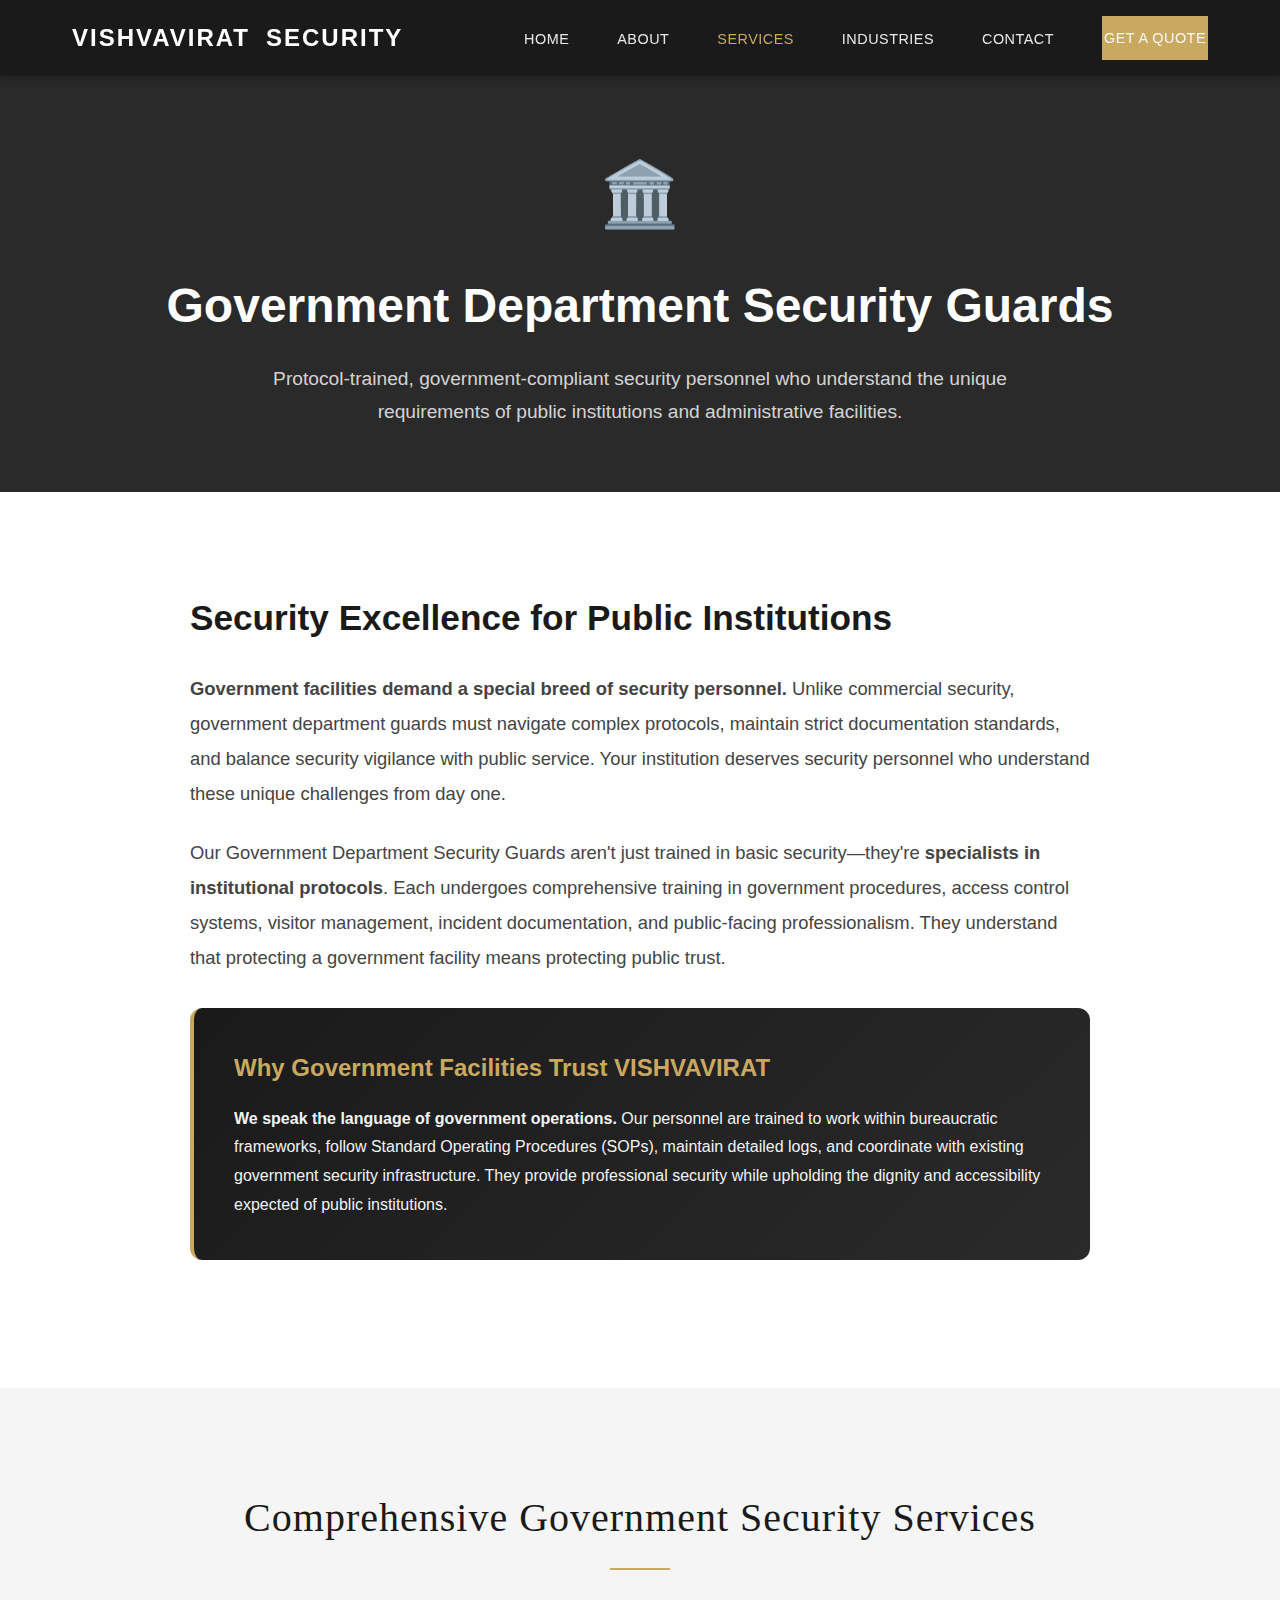
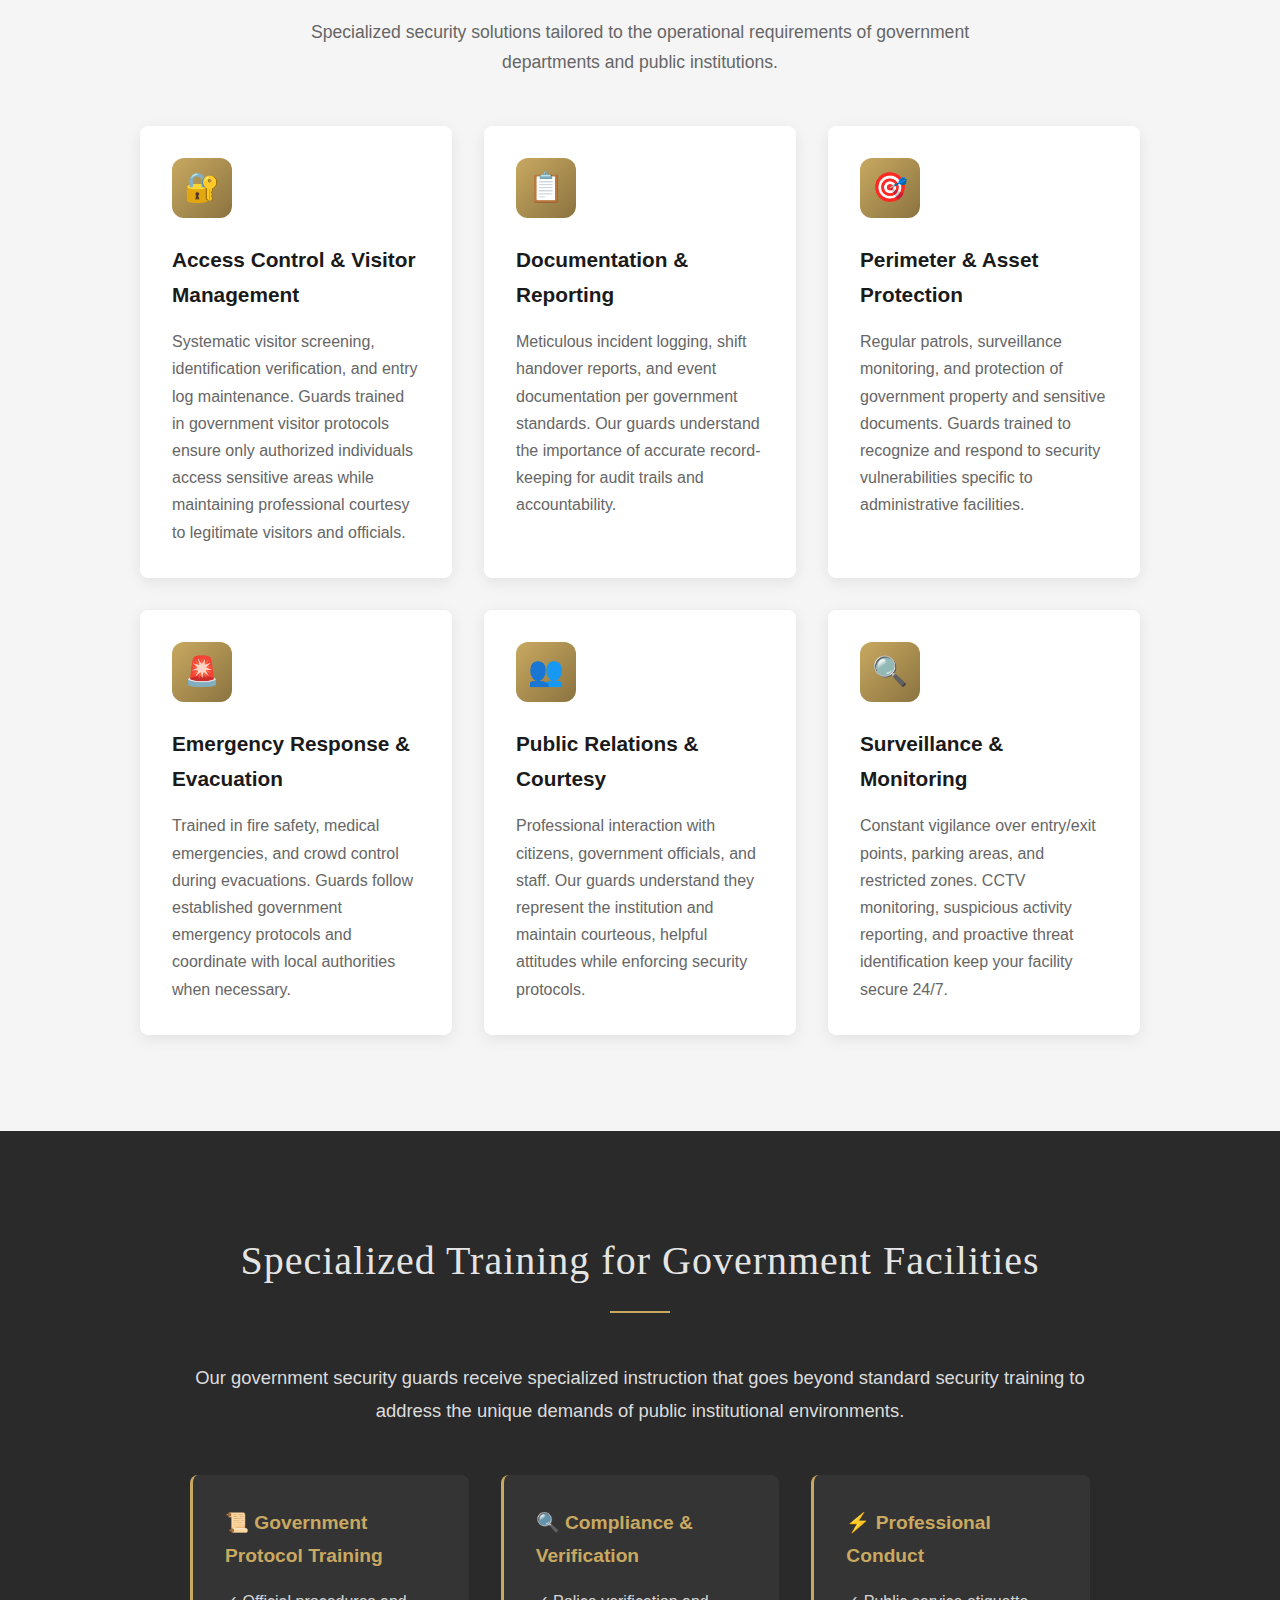
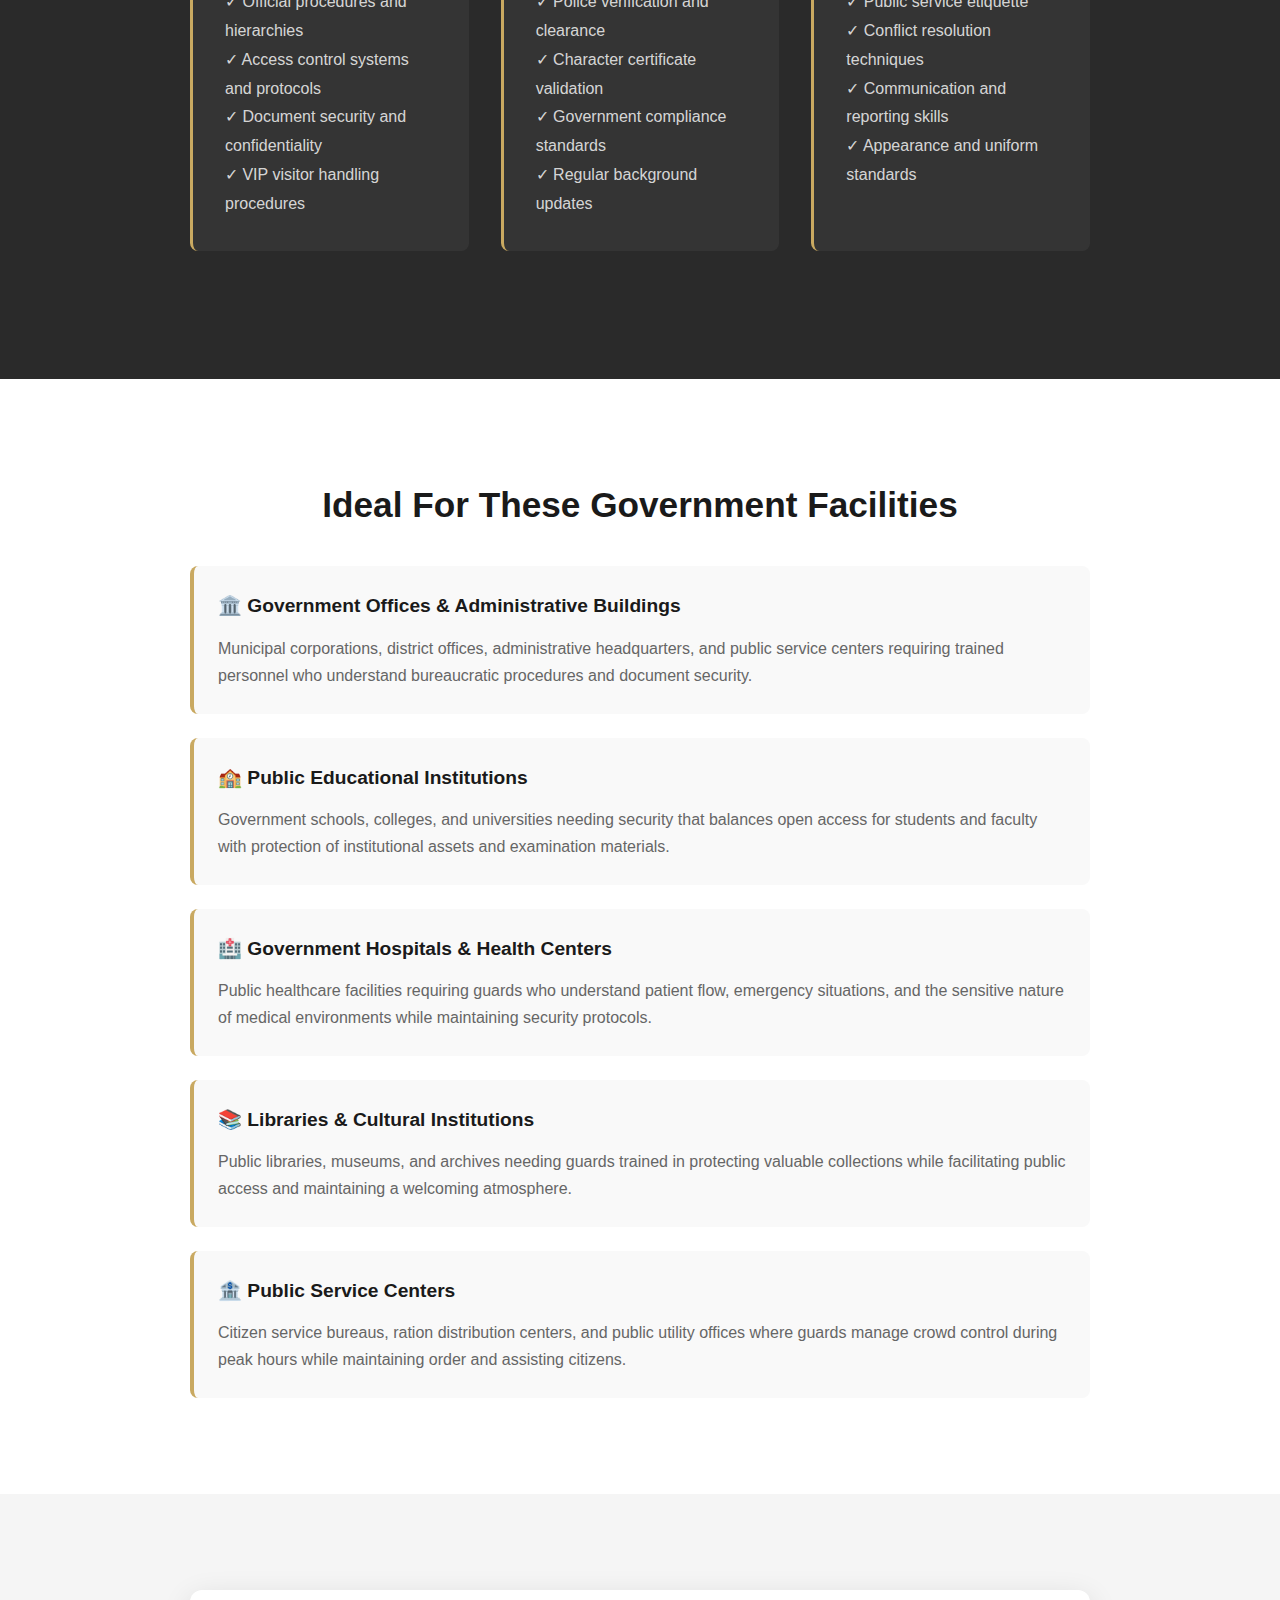
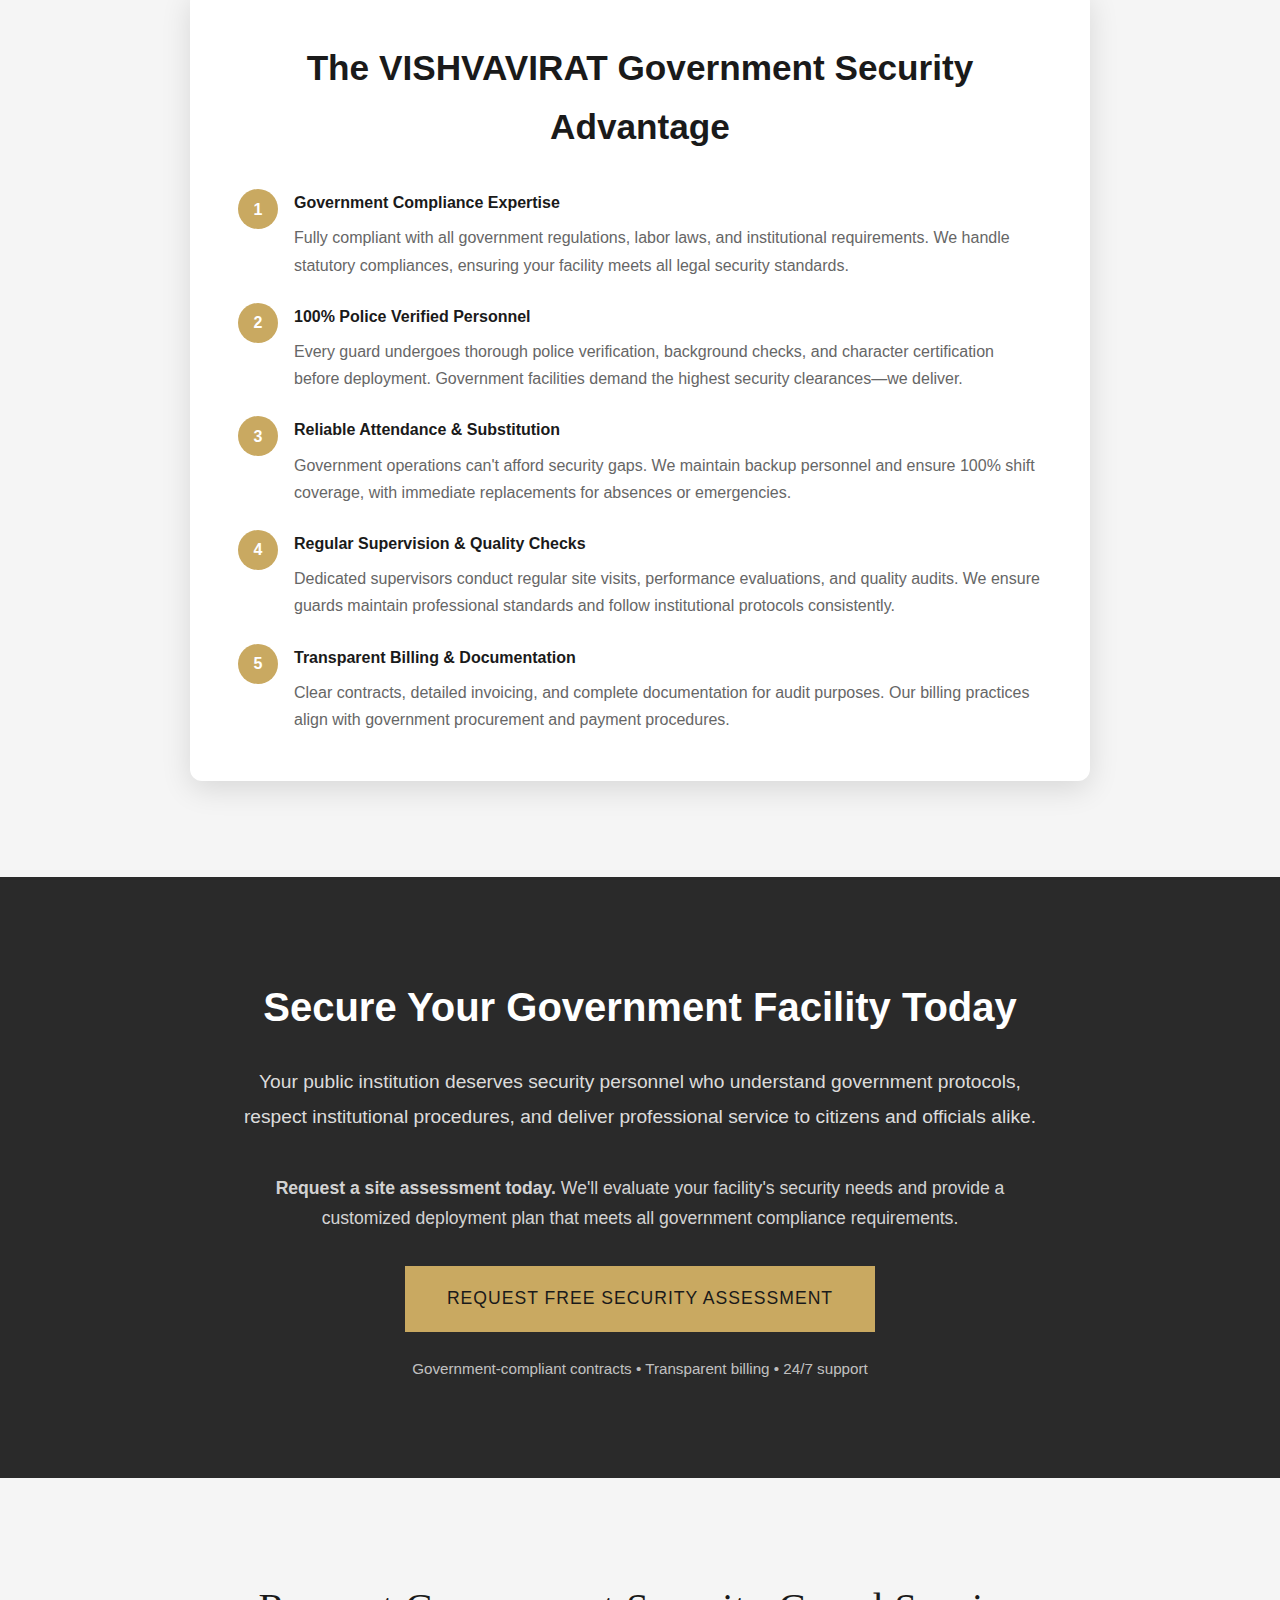
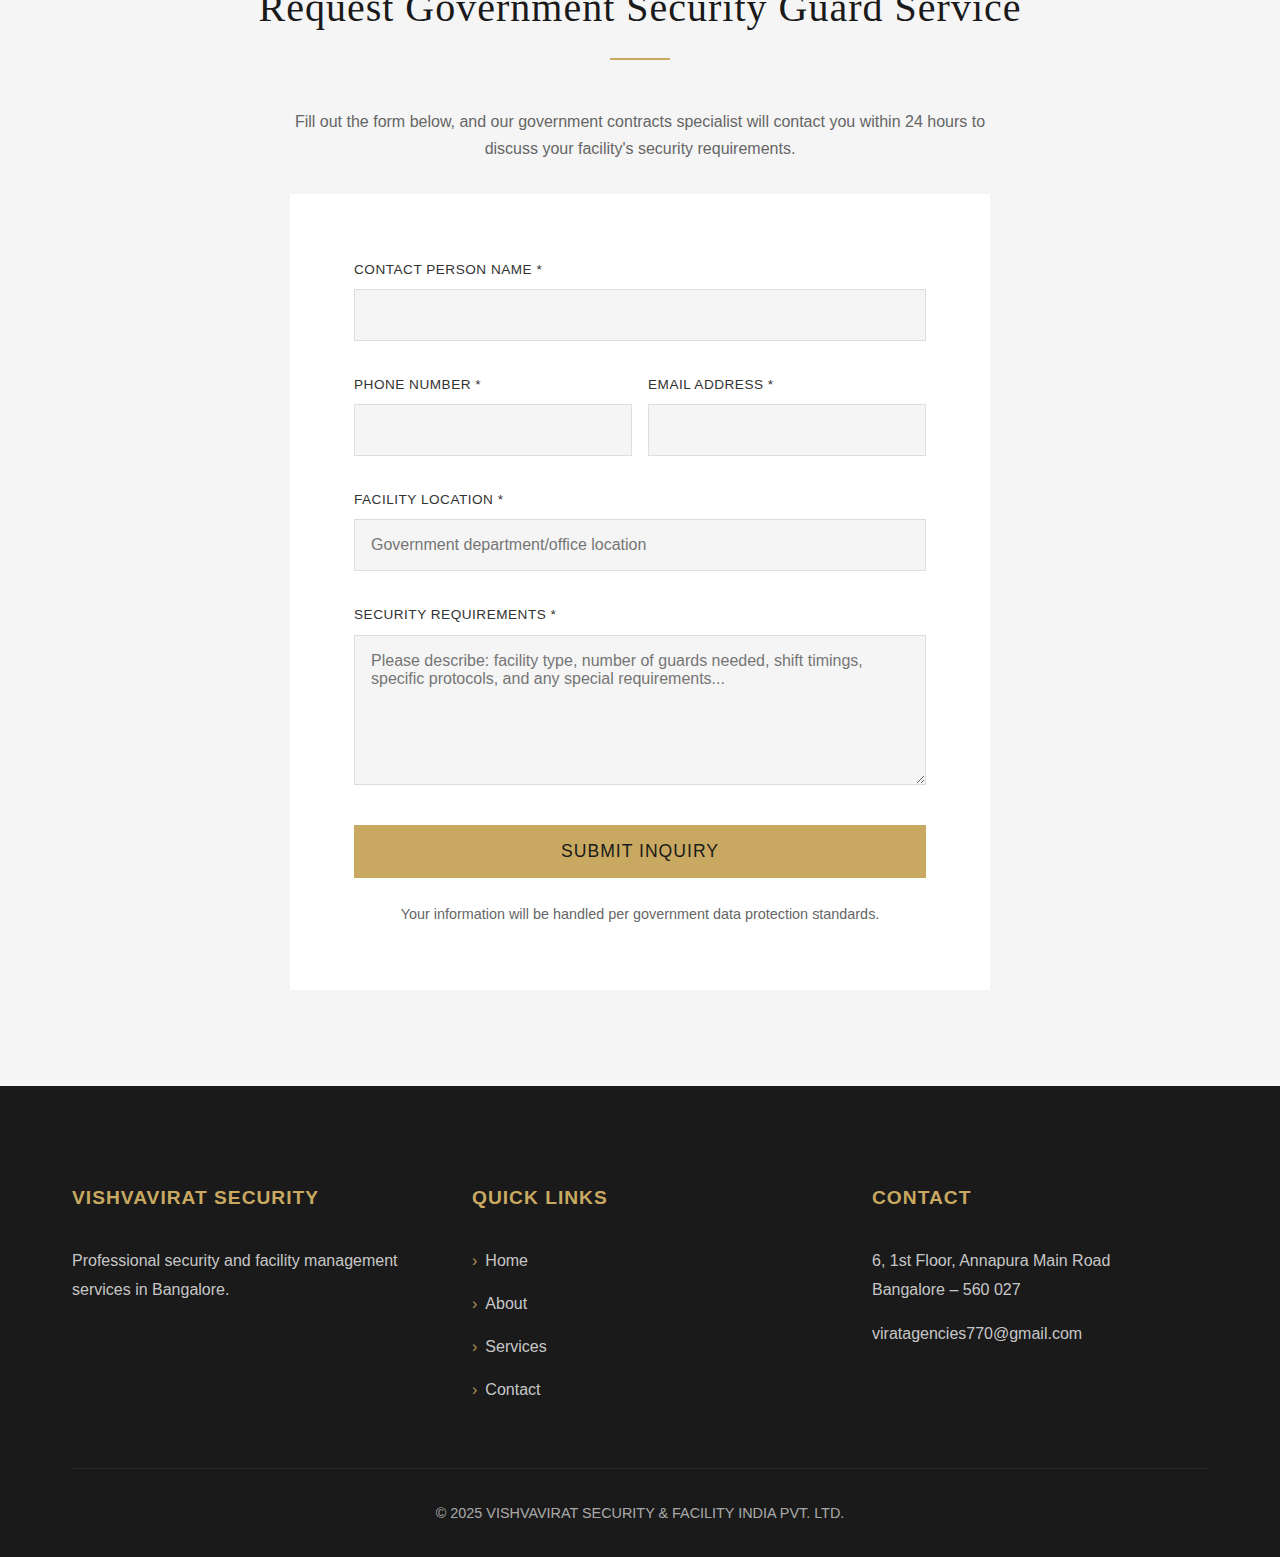
<file: services/government-security-guard.html>
<!DOCTYPE html>
<html lang="en">
<head>
    <meta charset="UTF-8">
    <meta name="viewport" content="width=device-width, initial-scale=1.0">
    <meta name="description" content="Professional government security guard services in Bangalore. Protocol-trained personnel for government departments, public institutions, and administrative facilities.">
    <title>Government Department Security Guard Services | VISHVAVIRAT SECURITY</title>
    <link rel="stylesheet" href="/css/style-new.css">
</head>
<body>

<header class="header">
    <nav class="navbar">
        <div class="container">
            <div class="logo"><a href="/"><span>VISHVAVIRAT</span> SECURITY</a></div>
            <ul class="nav-menu">
                <li><a href="/">Home</a></li>
                <li><a href="/about.html">About</a></li>
                <li class="dropdown">
                    <a href="/services.html" class="dropdown-toggle active">Services</a>
                    <ul class="dropdown-menu">
                        <li><a href="/services/personal-bouncer.html">Personal Bouncer</a></li>
                        <li><a href="/services/government-security-guard.html">Government Security Guard</a></li>
                        <li><a href="/services/driver.html">Professional Driver</a></li>
                        <li><a href="/services/housekeeping.html">Housekeeping Staff</a></li>
                        <li><a href="/services/gardener.html">Gardener Services</a></li>
                        <li><a href="/services/maid.html">Maid / Domestic Help</a></li>
                    </ul>
                </li>
                <li><a href="/industries.html">Industries</a></li>
                <li><a href="/contact.html">Contact</a></li>
                <li><a href="/contact.html" class="btn btn-primary">Get a Quote</a></li>
            </ul>
            <button class="mobile-menu-toggle"><span></span><span></span><span></span></button>
        </div>
    </nav>
</header>

<section class="section section-dark" style="padding: 4rem 0;">
    <div class="container" style="text-align: center;">
        <div style="font-size: 4rem; margin-bottom: 1rem;">🏛️</div>
        <h1 style="font-size: 3rem; margin-bottom: 1rem; color: white;">Government Department Security Guards</h1>
        <p style="font-size: 1.2rem; opacity: 0.9; max-width: 800px; margin: 0 auto;">
            Protocol-trained, government-compliant security personnel who understand the unique requirements of public institutions and administrative facilities.
        </p>
    </div>
</section>

<section class="section">
    <div class="container">
        <div style="max-width: 900px; margin: 0 auto;">
            <h2 style="color: var(--primary-dark); margin-bottom: 1.5rem; font-size: 2.2rem;">Security Excellence for Public Institutions</h2>

            <p style="font-size: 1.15rem; line-height: 1.9; color: #444; margin-bottom: 1.5rem;">
                <strong>Government facilities demand a special breed of security personnel.</strong> Unlike commercial security, government department guards must navigate complex protocols, maintain strict documentation standards, and balance security vigilance with public service.  Your institution deserves security personnel who understand these unique challenges from day one.
            </p>

            <p style="font-size: 1.15rem; line-height: 1.9; color: #444; margin-bottom: 1.5rem;">
                Our Government Department Security Guards aren't just trained in basic security—they're <strong>specialists in institutional protocols</strong>. Each undergoes comprehensive training in government procedures, access control systems, visitor management, incident documentation, and public-facing professionalism. They understand that protecting a government facility means protecting public trust.
            </p>

            <div style="background: linear-gradient(135deg, #1a1a1a, #2a2a2a); color: white; padding: 2.5rem; border-radius: 12px; margin: 2rem 0; border-left: 4px solid var(--accent-gold);">
                <h3 style="color: var(--accent-gold); margin-bottom: 1rem; font-size: 1.5rem;">Why Government Facilities Trust VISHVAVIRAT</h3>
                <p style="opacity: 0.95; line-height: 1.8; margin: 0;">
                    <strong>We speak the language of government operations.</strong> Our personnel are trained to work within bureaucratic frameworks, follow Standard Operating Procedures (SOPs), maintain detailed logs, and coordinate with existing government security infrastructure. They provide professional security while upholding the dignity and accessibility expected of public institutions.
                </p>
            </div>
        </div>
    </div>
</section>

<section class="section section-light">
    <div class="container">
        <h2 class="section-title section-title-center" style="color: var(--primary-dark);">Comprehensive Government Security Services</h2>
        <p style="text-align: center; max-width: 700px; margin: 0 auto 3rem; font-size: 1.1rem; color: #666;">
            Specialized security solutions tailored to the operational requirements of government departments and public institutions.
        </p>

        <div style="max-width: 1000px; margin: 0 auto; display: grid; grid-template-columns: repeat(auto-fit, minmax(280px, 1fr)); gap: 2rem;">
            <div style="background: white; padding: 2rem; border-radius: 8px; box-shadow: 0 4px 15px rgba(0,0,0,0.08);">
                <div style="width: 60px; height: 60px; background: linear-gradient(135deg, #c9a961, #8b7340); border-radius: 12px; display: flex; align-items: center; justify-content: center; margin-bottom: 1.5rem; font-size: 1.8rem; color: white;">🔐</div>
                <h3 style="color: var(--primary-dark); margin-bottom: 1rem; font-size: 1.3rem;">Access Control & Visitor Management</h3>
                <p style="color: #666; line-height: 1.7; margin: 0;">
                    Systematic visitor screening, identification verification, and entry log maintenance. Guards trained in government visitor protocols ensure only authorized individuals access sensitive areas while maintaining professional courtesy to legitimate visitors and officials.
                </p>
            </div>

            <div style="background: white; padding: 2rem; border-radius: 8px; box-shadow: 0 4px 15px rgba(0,0,0,0.08);">
                <div style="width: 60px; height: 60px; background: linear-gradient(135deg, #c9a961, #8b7340); border-radius: 12px; display: flex; align-items: center; justify-content: center; margin-bottom: 1.5rem; font-size: 1.8rem; color: white;">📋</div>
                <h3 style="color: var(--primary-dark); margin-bottom: 1rem; font-size: 1.3rem;">Documentation & Reporting</h3>
                <p style="color: #666; line-height: 1.7; margin: 0;">
                    Meticulous incident logging, shift handover reports, and event documentation per government standards. Our guards understand the importance of accurate record-keeping for audit trails and accountability.
                </p>
            </div>

            <div style="background: white; padding: 2rem; border-radius: 8px; box-shadow: 0 4px 15px rgba(0,0,0,0.08);">
                <div style="width: 60px; height: 60px; background: linear-gradient(135deg, #c9a961, #8b7340); border-radius: 12px; display: flex; align-items: center; justify-content: center; margin-bottom: 1.5rem; font-size: 1.8rem; color: white;">🎯</div>
                <h3 style="color: var(--primary-dark); margin-bottom: 1rem; font-size: 1.3rem;">Perimeter & Asset Protection</h3>
                <p style="color: #666; line-height: 1.7; margin: 0;">
                    Regular patrols, surveillance monitoring, and protection of government property and sensitive documents. Guards trained to recognize and respond to security vulnerabilities specific to administrative facilities.
                </p>
            </div>

            <div style="background: white; padding: 2rem; border-radius: 8px; box-shadow: 0 4px 15px rgba(0,0,0,0.08);">
                <div style="width: 60px; height: 60px; background: linear-gradient(135deg, #c9a961, #8b7340); border-radius: 12px; display: flex; align-items: center; justify-content: center; margin-bottom: 1.5rem; font-size: 1.8rem; color: white;">🚨</div>
                <h3 style="color: var(--primary-dark); margin-bottom: 1rem; font-size: 1.3rem;">Emergency Response & Evacuation</h3>
                <p style="color: #666; line-height: 1.7; margin: 0;">
                    Trained in fire safety, medical emergencies, and crowd control during evacuations. Guards follow established government emergency protocols and coordinate with local authorities when necessary.
                </p>
            </div>

            <div style="background: white; padding: 2rem; border-radius: 8px; box-shadow: 0 4px 15px rgba(0,0,0,0.08);">
                <div style="width: 60px; height: 60px; background: linear-gradient(135deg, #c9a961, #8b7340); border-radius: 12px; display: flex; align-items: center; justify-content: center; margin-bottom: 1.5rem; font-size: 1.8rem; color: white;">👥</div>
                <h3 style="color: var(--primary-dark); margin-bottom: 1rem; font-size: 1.3rem;">Public Relations & Courtesy</h3>
                <p style="color: #666; line-height: 1.7; margin: 0;">
                    Professional interaction with citizens, government officials, and staff. Our guards understand they represent the institution and maintain courteous, helpful attitudes while enforcing security protocols.
                </p>
            </div>

            <div style="background: white; padding: 2rem; border-radius: 8px; box-shadow: 0 4px 15px rgba(0,0,0,0.08);">
                <div style="width: 60px; height: 60px; background: linear-gradient(135deg, #c9a961, #8b7340); border-radius: 12px; display: flex; align-items: center; justify-content: center; margin-bottom: 1.5rem; font-size: 1.8rem; color: white;">🔍</div>
                <h3 style="color: var(--primary-dark); margin-bottom: 1rem; font-size: 1.3rem;">Surveillance & Monitoring</h3>
                <p style="color: #666; line-height: 1.7; margin: 0;">
                    Constant vigilance over entry/exit points, parking areas, and restricted zones. CCTV monitoring, suspicious activity reporting, and proactive threat identification keep your facility secure 24/7.
                </p>
            </div>
        </div>
    </div>
</section>

<section class="section section-dark">
    <div class="container">
        <h2 class="section-title section-title-center">Specialized Training for Government Facilities</h2>
        <div style="max-width: 900px; margin: 2rem auto;">
            <p style="text-align: center; opacity: 0.95; font-size: 1.15rem; line-height: 1.8; margin-bottom: 3rem;">
                Our government security guards receive specialized instruction that goes beyond standard security training to address the unique demands of public institutional environments.
            </p>

            <div style="display: grid; grid-template-columns: repeat(auto-fit, minmax(250px, 1fr)); gap: 2rem;">
                <div style="background: rgba(255,255,255,0.05); padding: 2rem; border-radius: 8px; border-left: 3px solid var(--accent-gold);">
                    <h4 style="color: var(--accent-gold); margin-bottom: 1rem; font-size: 1.2rem;">📜 Government Protocol Training</h4>
                    <ul style="list-style: none; padding: 0; opacity: 0.9; line-height: 1.8;">
                        <li>✓ Official procedures and hierarchies</li>
                        <li>✓ Access control systems and protocols</li>
                        <li>✓ Document security and confidentiality</li>
                        <li>✓ VIP visitor handling procedures</li>
                    </ul>
                </div>

                <div style="background: rgba(255,255,255,0.05); padding: 2rem; border-radius: 8px; border-left: 3px solid var(--accent-gold);">
                    <h4 style="color: var(--accent-gold); margin-bottom: 1rem; font-size: 1.2rem;">🔍 Compliance & Verification</h4>
                    <ul style="list-style: none; padding: 0; opacity: 0.9; line-height: 1.8;">
                        <li>✓ Police verification and clearance</li>
                        <li>✓ Character certificate validation</li>
                        <li>✓ Government compliance standards</li>
                        <li>✓ Regular background updates</li>
                    </ul>
                </div>

                <div style="background: rgba(255,255,255,0.05); padding: 2rem; border-radius: 8px; border-left: 3px solid var(--accent-gold);">
                    <h4 style="color: var(--accent-gold); margin-bottom: 1rem; font-size: 1.2rem;">⚡ Professional Conduct</h4>
                    <ul style="list-style: none; padding: 0; opacity: 0.9; line-height: 1.8;">
                        <li>✓ Public service etiquette</li>
                        <li>✓ Conflict resolution techniques</li>
                        <li>✓ Communication and reporting skills</li>
                        <li>✓ Appearance and uniform standards</li>
                    </ul>
                </div>
            </div>
        </div>
    </div>
</section>

<section class="section">
    <div class="container">
        <div style="max-width: 900px; margin: 0 auto;">
            <h2 style="color: var(--primary-dark); margin-bottom: 2rem; text-align: center; font-size: 2.2rem;">Ideal For These Government Facilities</h2>

            <div style="display: grid; gap: 1.5rem;">
                <div style="background: #f9f9f9; padding: 1.5rem; border-radius: 8px; border-left: 4px solid var(--accent-gold);">
                    <h3 style="color: var(--primary-dark); margin-bottom: 0.75rem; font-size: 1.2rem;">🏛️ Government Offices & Administrative Buildings</h3>
                    <p style="color: #666; line-height: 1.7; margin: 0;">Municipal corporations, district offices, administrative headquarters, and public service centers requiring trained personnel who understand bureaucratic procedures and document security.</p>
                </div>

                <div style="background: #f9f9f9; padding: 1.5rem; border-radius: 8px; border-left: 4px solid var(--accent-gold);">
                    <h3 style="color: var(--primary-dark); margin-bottom: 0.75rem; font-size: 1.2rem;">🏫 Public Educational Institutions</h3>
                    <p style="color: #666; line-height: 1.7; margin: 0;">Government schools, colleges, and universities needing security that balances open access for students and faculty with protection of institutional assets and examination materials.</p>
                </div>

                <div style="background: #f9f9f9; padding: 1.5rem; border-radius: 8px; border-left: 4px solid var(--accent-gold);">
                    <h3 style="color: var(--primary-dark); margin-bottom: 0.75rem; font-size: 1.2rem;">🏥 Government Hospitals & Health Centers</h3>
                    <p style="color: #666; line-height: 1.7; margin: 0;">Public healthcare facilities requiring guards who understand patient flow, emergency situations, and the sensitive nature of medical environments while maintaining security protocols.</p>
                </div>

                <div style="background: #f9f9f9; padding: 1.5rem; border-radius: 8px; border-left: 4px solid var(--accent-gold);">
                    <h3 style="color: var(--primary-dark); margin-bottom: 0.75rem; font-size: 1.2rem;">📚 Libraries & Cultural Institutions</h3>
                    <p style="color: #666; line-height: 1.7; margin: 0;">Public libraries, museums, and archives needing guards trained in protecting valuable collections while facilitating public access and maintaining a welcoming atmosphere.</p>
                </div>

                <div style="background: #f9f9f9; padding: 1.5rem; border-radius: 8px; border-left: 4px solid var(--accent-gold);">
                    <h3 style="color: var(--primary-dark); margin-bottom: 0.75rem; font-size: 1.2rem;">🏦 Public Service Centers</h3>
                    <p style="color: #666; line-height: 1.7; margin: 0;">Citizen service bureaus, ration distribution centers, and public utility offices where guards manage crowd control during peak hours while maintaining order and assisting citizens.</p>
                </div>
            </div>
        </div>
    </div>
</section>

<section class="section section-light">
    <div class="container">
        <div style="background: white; padding: 3rem; border-radius: 12px; max-width: 900px; margin: 0 auto; box-shadow: 0 8px 30px rgba(0,0,0,0.12);">
            <h2 style="color: var(--primary-dark); margin-bottom: 2rem; text-align: center; font-size: 2.2rem;">The VISHVAVIRAT Government Security Advantage</h2>

            <div style="display: grid; gap: 1.5rem;">
                <div style="display: flex; gap: 1rem; align-items: start;">
                    <div style="flex-shrink: 0; width: 40px; height: 40px; background: var(--accent-gold); border-radius: 50%; display: flex; align-items: center; justify-content: center; color: white; font-weight: bold;">1</div>
                    <div>
                        <h4 style="color: var(--primary-dark); margin-bottom: 0.5rem;">Government Compliance Expertise</h4>
                        <p style="color: #666; line-height: 1.7; margin: 0;">Fully compliant with all government regulations, labor laws, and institutional requirements. We handle statutory compliances, ensuring your facility meets all legal security standards.</p>
                    </div>
                </div>

                <div style="display: flex; gap: 1rem; align-items: start;">
                    <div style="flex-shrink: 0; width: 40px; height: 40px; background: var(--accent-gold); border-radius: 50%; display: flex; align-items: center; justify-content: center; color: white; font-weight: bold;">2</div>
                    <div>
                        <h4 style="color: var(--primary-dark); margin-bottom: 0.5rem;">100% Police Verified Personnel</h4>
                        <p style="color: #666; line-height: 1.7; margin: 0;">Every guard undergoes thorough police verification, background checks, and character certification before deployment. Government facilities demand the highest security clearances—we deliver.</p>
                    </div>
                </div>

                <div style="display: flex; gap: 1rem; align-items: start;">
                    <div style="flex-shrink: 0; width: 40px; height: 40px; background: var(--accent-gold); border-radius: 50%; display: flex; align-items: center; justify-content: center; color: white; font-weight: bold;">3</div>
                    <div>
                        <h4 style="color: var(--primary-dark); margin-bottom: 0.5rem;">Reliable Attendance & Substitution</h4>
                        <p style="color: #666; line-height: 1.7; margin: 0;">Government operations can't afford security gaps. We maintain backup personnel and ensure 100% shift coverage, with immediate replacements for absences or emergencies.</p>
                    </div>
                </div>

                <div style="display: flex; gap: 1rem; align-items: start;">
                    <div style="flex-shrink: 0; width: 40px; height: 40px; background: var(--accent-gold); border-radius: 50%; display: flex; align-items: center; justify-content: center; color: white; font-weight: bold;">4</div>
                    <div>
                        <h4 style="color: var(--primary-dark); margin-bottom: 0.5rem;">Regular Supervision & Quality Checks</h4>
                        <p style="color: #666; line-height: 1.7; margin: 0;">Dedicated supervisors conduct regular site visits, performance evaluations, and quality audits. We ensure guards maintain professional standards and follow institutional protocols consistently.</p>
                    </div>
                </div>

                <div style="display: flex; gap: 1rem; align-items: start;">
                    <div style="flex-shrink: 0; width: 40px; height: 40px; background: var(--accent-gold); border-radius: 50%; display: flex; align-items: center; justify-content: center; color: white; font-weight: bold;">5</div>
                    <div>
                        <h4 style="color: var(--primary-dark); margin-bottom: 0.5rem;">Transparent Billing & Documentation</h4>
                        <p style="color: #666; line-height: 1.7; margin: 0;">Clear contracts, detailed invoicing, and complete documentation for audit purposes. Our billing practices align with government procurement and payment procedures.</p>
                    </div>
                </div>
            </div>
        </div>
    </div>
</section>

<section class="section section-dark">
    <div class="container">
        <div style="max-width: 800px; margin: 0 auto; text-align: center;">
            <h2 style="margin-bottom: 1.5rem; font-size: 2.5rem; color: white;">Secure Your Government Facility Today</h2>
            <p style="font-size: 1.2rem; opacity: 0.95; line-height: 1.8; margin-bottom: 2.5rem;">
                Your public institution deserves security personnel who understand government protocols, respect institutional procedures, and deliver professional service to citizens and officials alike.
            </p>
            <p style="font-size: 1.1rem; opacity: 0.9; margin-bottom: 2rem;">
                <strong>Request a site assessment today.</strong> We'll evaluate your facility's security needs and provide a customized deployment plan that meets all government compliance requirements.
            </p>
            <a href="#request-service" class="btn btn-primary" style="font-size: 1.1rem; padding: 1rem 2.5rem;">Request Free Security Assessment</a>
            <p style="margin-top: 1.5rem; opacity: 0.8; font-size: 0.95rem;">
                Government-compliant contracts • Transparent billing • 24/7 support
            </p>
        </div>
    </div>
</section>

<section class="section contact-section" id="request-service">
    <div class="container">
        <h2 class="section-title section-title-center" style="color: var(--primary-dark);">Request Government Security Guard Service</h2>
        <p style="text-align: center; max-width: 700px; margin: 0 auto 2rem; color: #666;">
            Fill out the form below, and our government contracts specialist will contact you within 24 hours to discuss your facility's security requirements.
        </p>
        <div style="max-width: 700px; margin: 0 auto;">
            <div class="contact-form">
                <form id="serviceInquiryForm" method="POST">
                    <div class="form-alert"></div>
                    <input type="hidden" name="service" value="Government Security Guard">

                    <div class="form-group">
                        <label for="name">Contact Person Name *</label>
                        <input type="text" id="name" name="name" required>
                    </div>

                    <div style="display: grid; grid-template-columns: 1fr 1fr; gap: 1rem;">
                        <div class="form-group">
                            <label for="phone">Phone Number *</label>
                            <input type="tel" id="phone" name="phone" required>
                        </div>
                        <div class="form-group">
                            <label for="email">Email Address *</label>
                            <input type="email" id="email" name="email" required>
                        </div>
                    </div>

                    <div class="form-group">
                        <label for="location">Facility Location *</label>
                        <input type="text" id="location" name="location" placeholder="Government department/office location" required>
                    </div>

                    <div class="form-group">
                        <label for="message">Security Requirements *</label>
                        <textarea id="message" name="message" rows="5" required placeholder="Please describe: facility type, number of guards needed, shift timings, specific protocols, and any special requirements..."></textarea>
                    </div>

                    <button type="submit" class="btn btn-primary" style="width: 100%; font-size: 1.1rem;">Submit Inquiry</button>

                    <p style="margin-top: 1.5rem; font-size: 0.9rem; color: #666; text-align: center;">
                        Your information will be handled per government data protection standards.
                    </p>
                </form>
            </div>
        </div>
    </div>
</section>

<footer class="footer">
    <div class="container">
        <div class="footer-content">
            <div class="footer-section">
                <h3>VISHVAVIRAT SECURITY</h3>
                <p>Professional security and facility management services in Bangalore.</p>
            </div>
            <div class="footer-section">
                <h3>Quick Links</h3>
                <div class="footer-links">
                    <a href="/">Home</a>
                    <a href="/about.html">About</a>
                    <a href="/services.html">Services</a>
                    <a href="/contact.html">Contact</a>
                </div>
            </div>
            <div class="footer-section">
                <h3>Contact</h3>
                <p>6, 1st Floor, Annapura Main Road<br>Bangalore – 560 027</p>
                <p style="margin-top: 1rem;">viratagencies770@gmail.com</p>
            </div>
        </div>
        <div class="footer-bottom">
            <p>&copy; 2025 VISHVAVIRAT SECURITY & FACILITY INDIA PVT. LTD.</p>
        </div>
    </div>
</footer>

<script src="/js/main-new.js"></script>
</body>
</html>
</file>
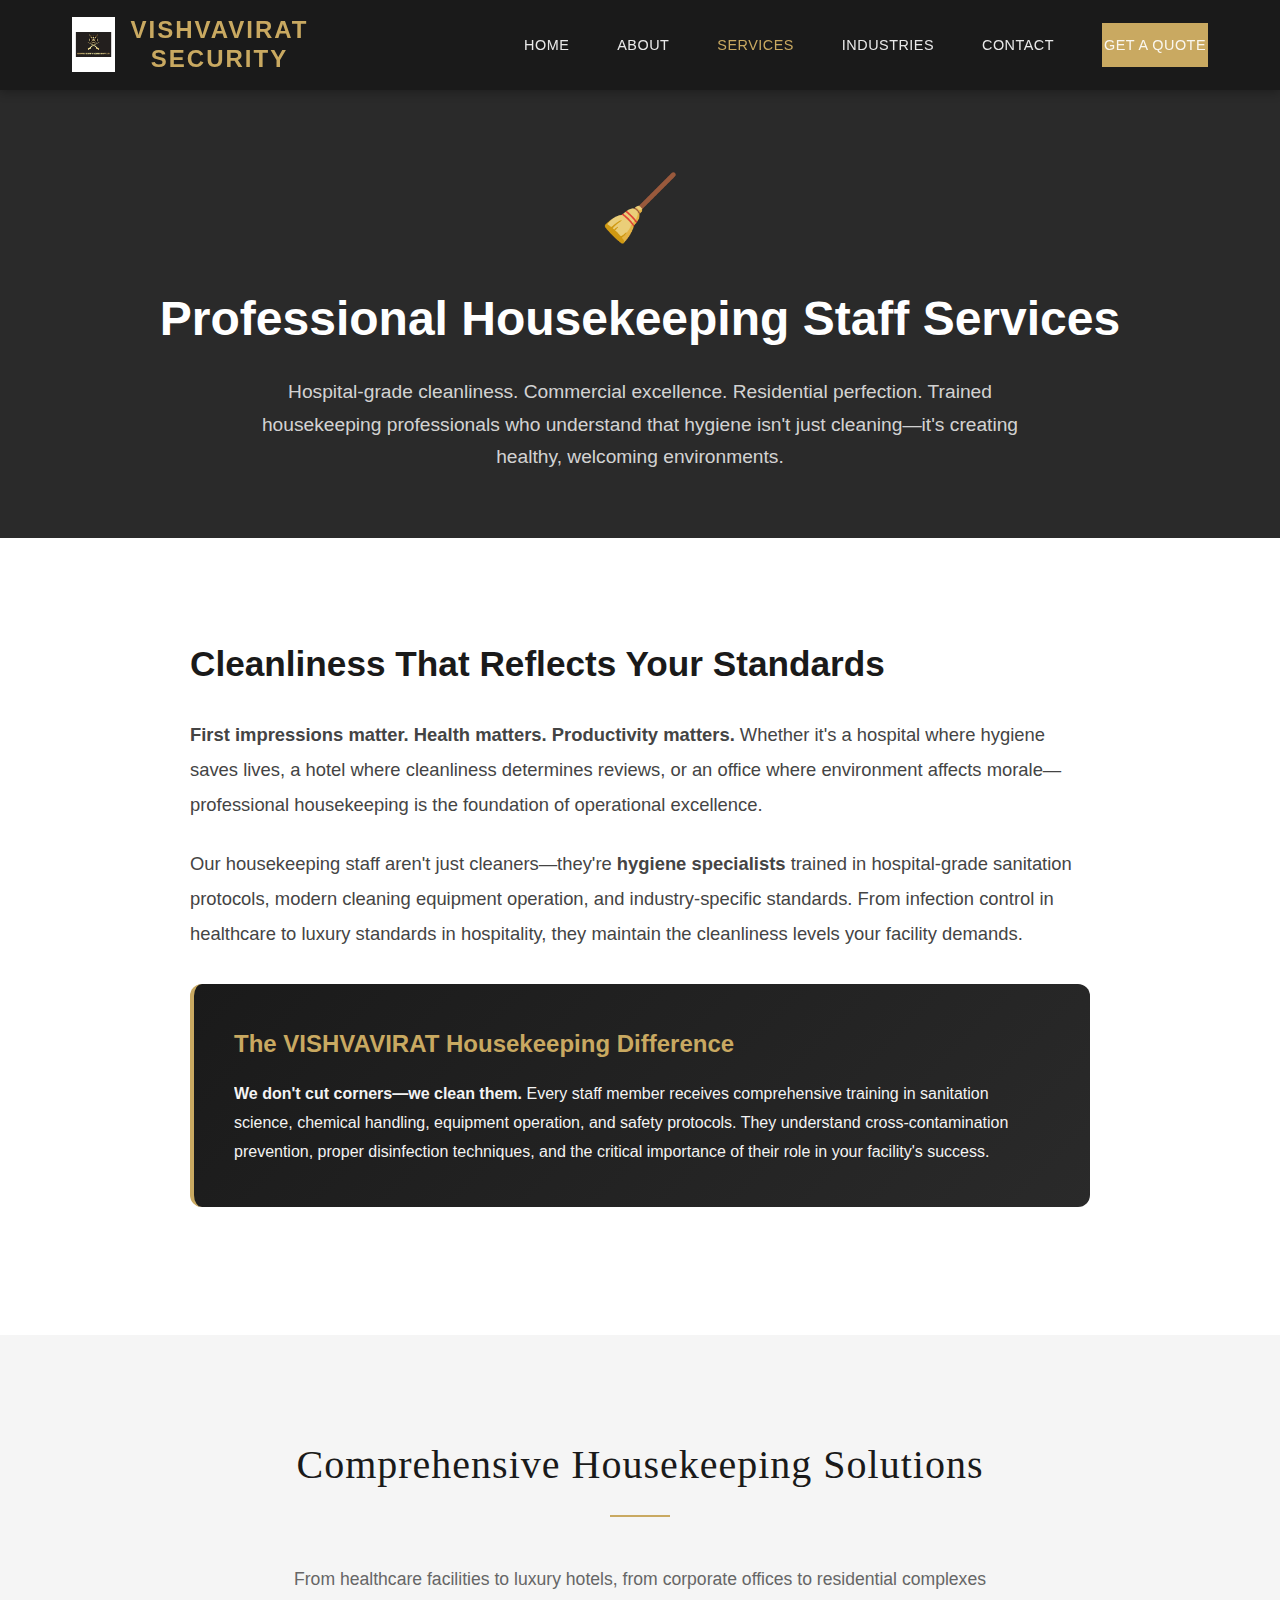
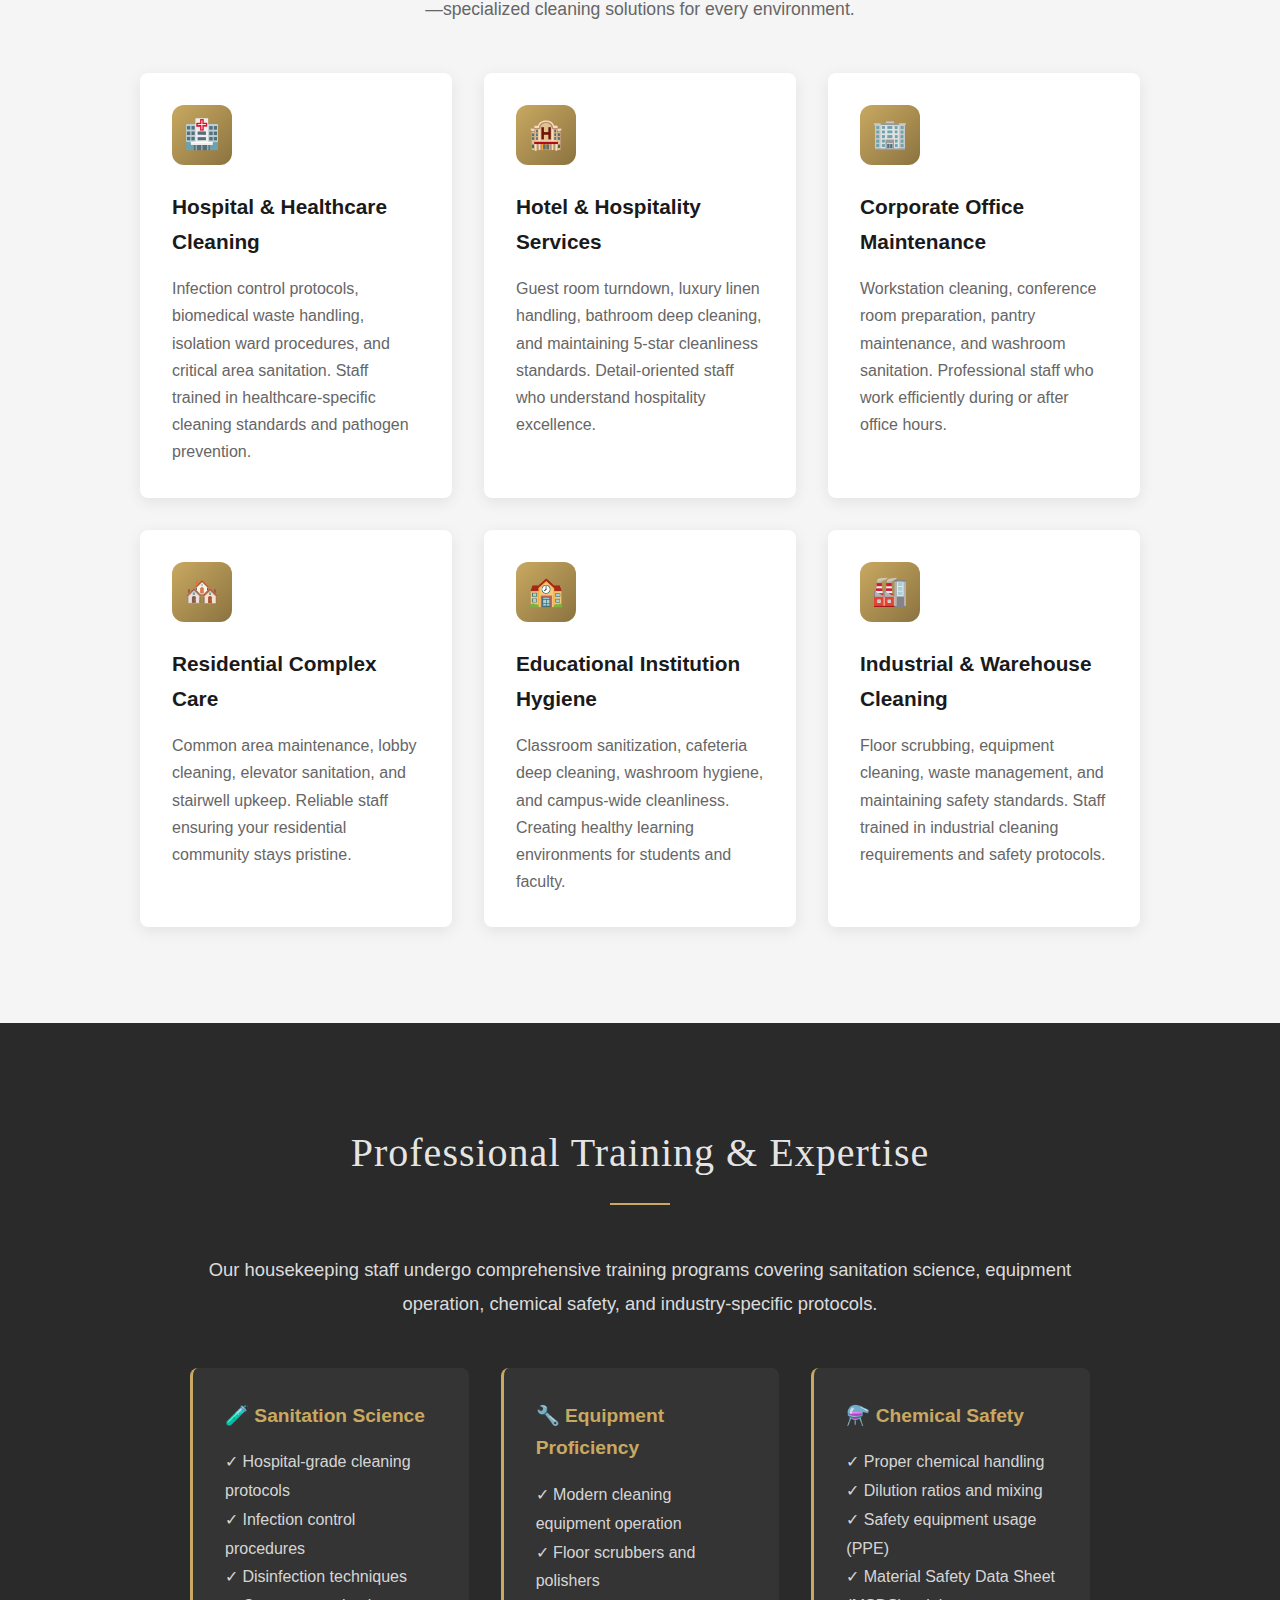
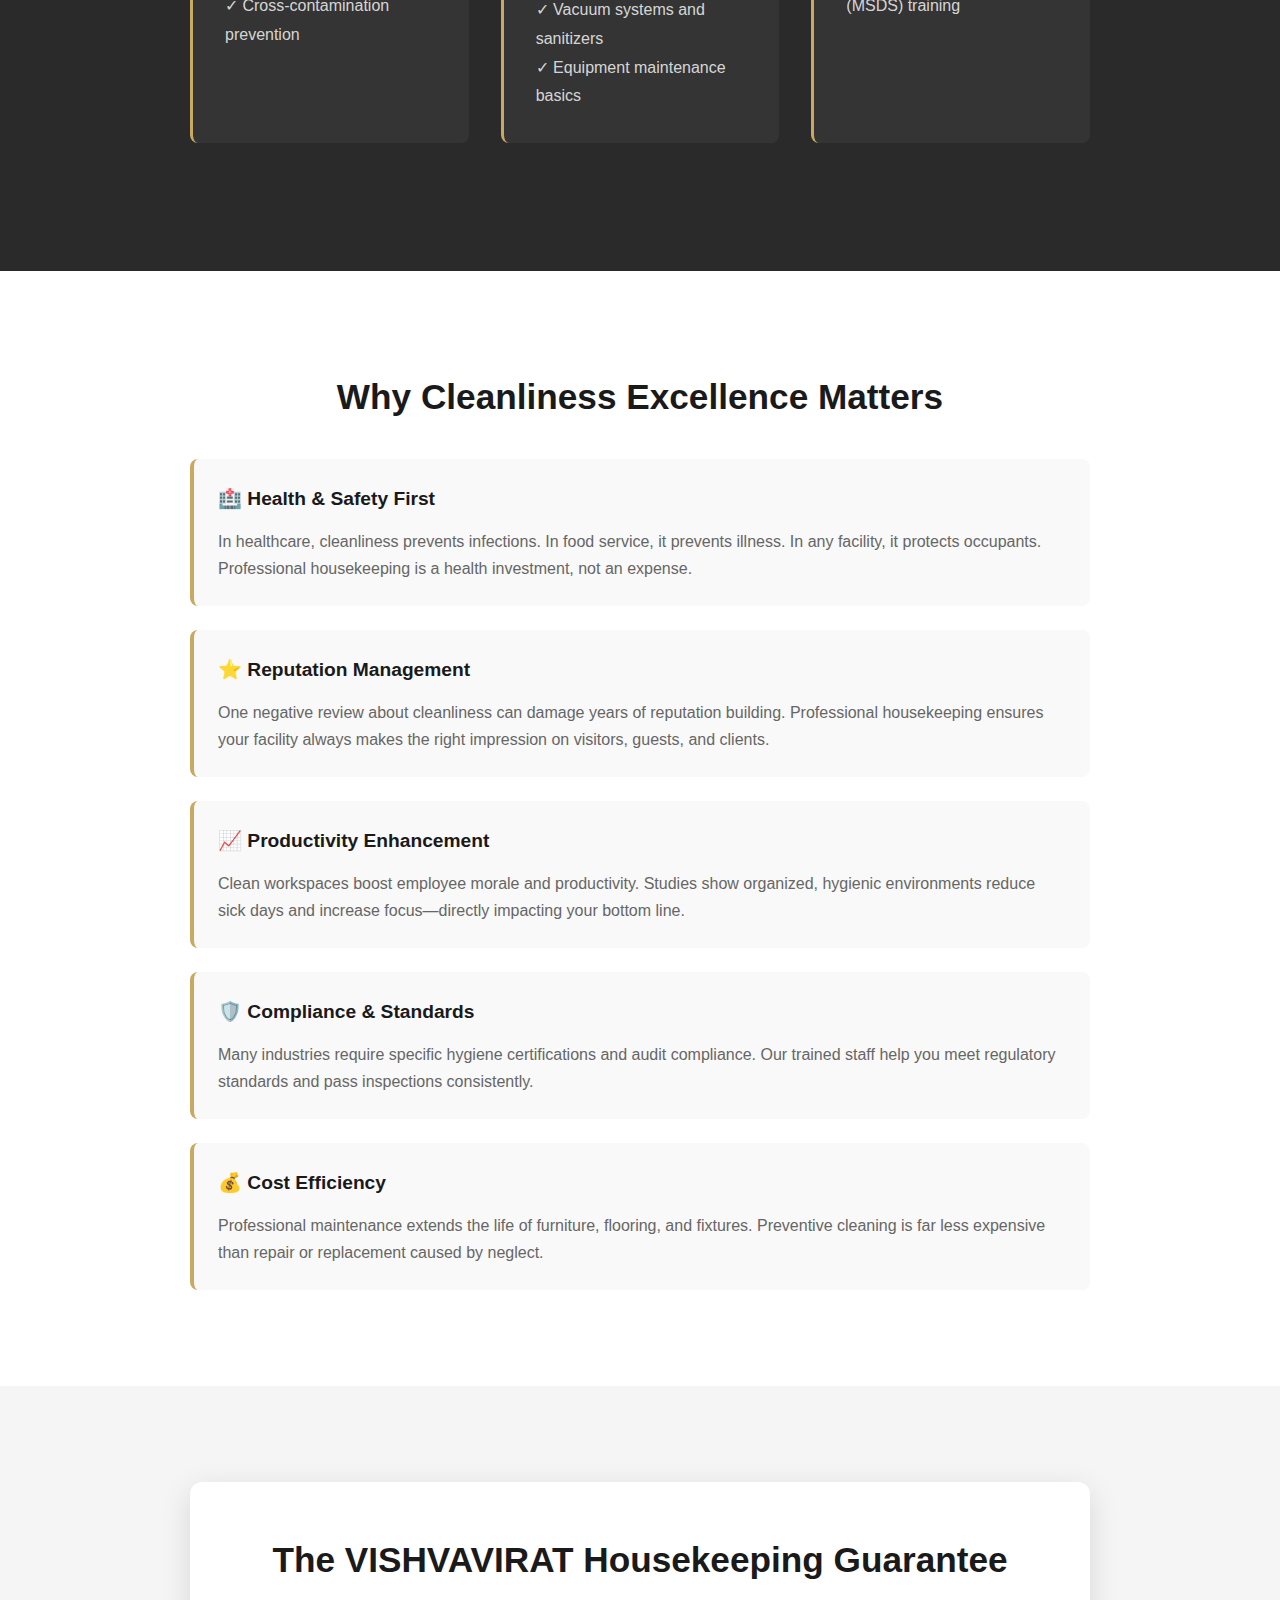
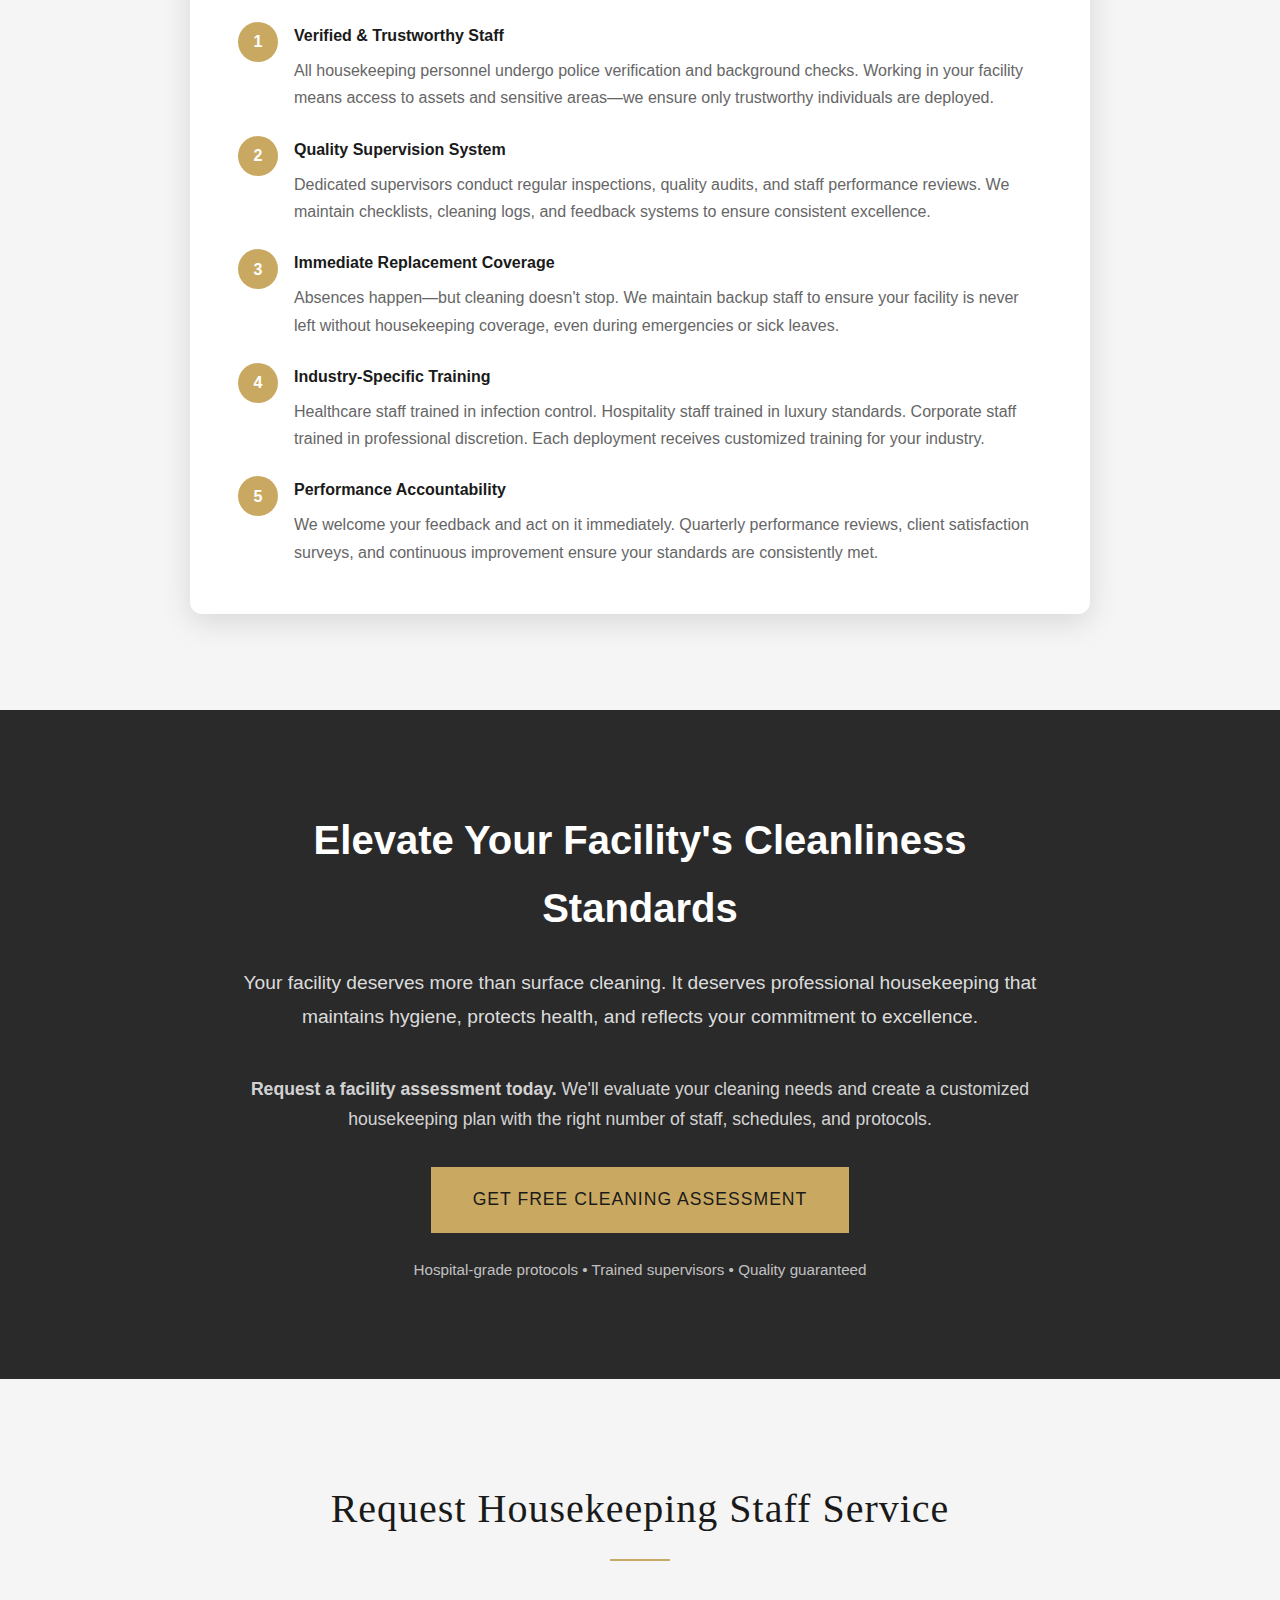
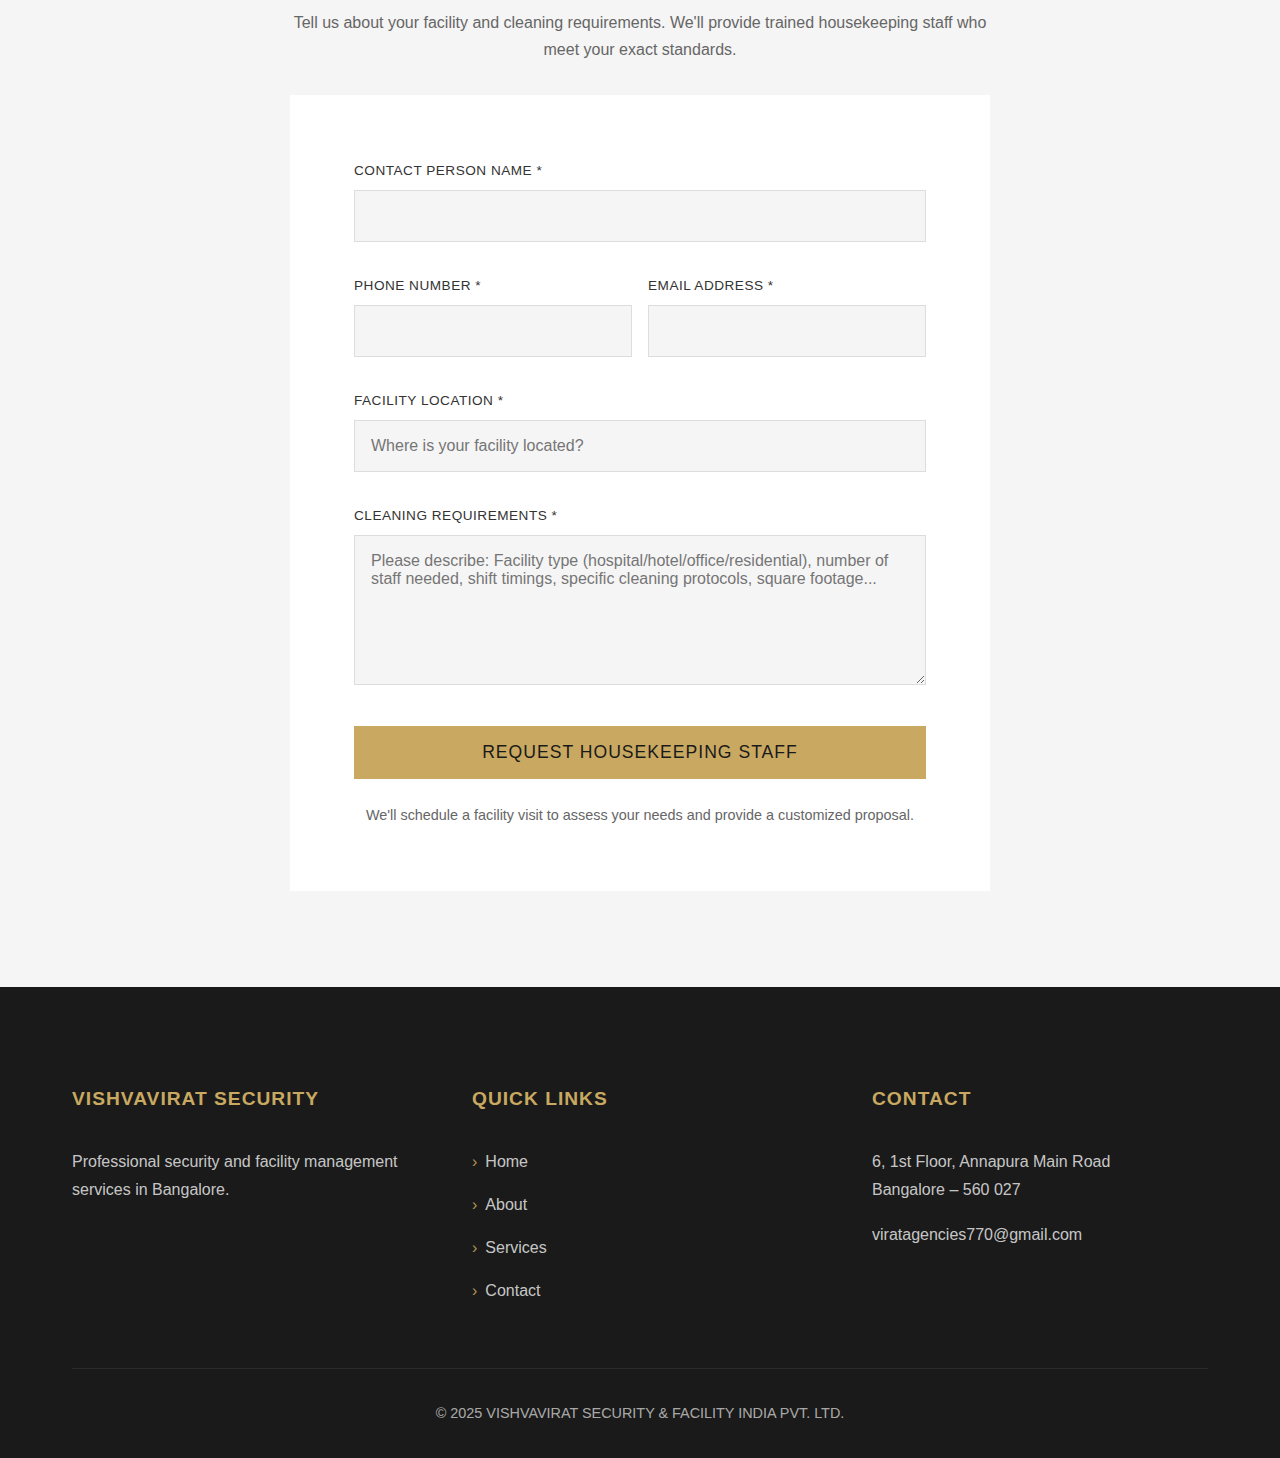
<file: services/housekeeping.html>
<!DOCTYPE html>
<html lang="en">
<head>
    <meta charset="UTF-8">
    <meta name="viewport" content="width=device-width, initial-scale=1.0">
    <meta name="description" content="Professional housekeeping staff services in Bangalore. Hospital-grade cleaning, trained personnel for hotels, offices, hospitals, and residential complexes.">
    <title>Professional Housekeeping Staff Services | VISHVAVIRAT SECURITY</title>
    <link rel="stylesheet" href="/css/style-new.css">
</head>
<body>

<header class="header">
    <nav class="navbar">
        <div class="container">
            <div class="logo">
                <a href="/">
                    <img src="/images/logo.png" alt="VISHVAVIRAT SECURITY Logo" class="logo-img">
                    <span class="logo-text"><span>VISHVAVIRAT</span> SECURITY</span>
                </a>
            </div>
            <ul class="nav-menu">
                <li><a href="/">Home</a></li>
                <li><a href="/about.html">About</a></li>
                <li class="dropdown">
                    <a href="/services.html" class="dropdown-toggle active">Services</a>
                    <ul class="dropdown-menu">
                        <li><a href="/services/personal-bouncer.html">Personal Bouncer</a></li>
                        <li><a href="/services/government-security-guard.html">Government Security Guard</a></li>
                        <li><a href="/services/driver.html">Professional Driver</a></li>
                        <li><a href="/services/housekeeping.html">Housekeeping Staff</a></li>
                        <li><a href="/services/gardener.html">Gardener Services</a></li>
                        <li><a href="/services/maid.html">Maid / Domestic Help</a></li>
                    </ul>
                </li>
                <li><a href="/industries.html">Industries</a></li>
                <li><a href="/contact.html">Contact</a></li>
                <li><a href="/contact.html" class="btn btn-primary">Get a Quote</a></li>
            </ul>
            <button class="mobile-menu-toggle"><span></span><span></span><span></span></button>
        </div>
    </nav>
</header>

<section class="section section-dark" style="padding: 4rem 0;">
    <div class="container" style="text-align: center;">
        <div style="font-size: 4rem; margin-bottom: 1rem;">🧹</div>
        <h1 style="font-size: 3rem; margin-bottom: 1rem; color: white;">Professional Housekeeping Staff Services</h1>
        <p style="font-size: 1.2rem; opacity: 0.9; max-width: 800px; margin: 0 auto;">
            Hospital-grade cleanliness. Commercial excellence. Residential perfection. Trained housekeeping professionals who understand that hygiene isn't just cleaning—it's creating healthy, welcoming environments.
        </p>
    </div>
</section>

<section class="section">
    <div class="container">
        <div style="max-width: 900px; margin: 0 auto;">
            <h2 style="color: var(--primary-dark); margin-bottom: 1.5rem; font-size: 2.2rem;">Cleanliness That Reflects Your Standards</h2>

            <p style="font-size: 1.15rem; line-height: 1.9; color: #444; margin-bottom: 1.5rem;">
                <strong>First impressions matter. Health matters. Productivity matters.</strong> Whether it's a hospital where hygiene saves lives, a hotel where cleanliness determines reviews, or an office where environment affects morale—professional housekeeping is the foundation of operational excellence.
            </p>

            <p style="font-size: 1.15rem; line-height: 1.9; color: #444; margin-bottom: 1.5rem;">
                Our housekeeping staff aren't just cleaners—they're <strong>hygiene specialists</strong> trained in hospital-grade sanitation protocols, modern cleaning equipment operation, and industry-specific standards. From infection control in healthcare to luxury standards in hospitality, they maintain the cleanliness levels your facility demands.
            </p>

            <div style="background: linear-gradient(135deg, #1a1a1a, #2a2a2a); color: white; padding: 2.5rem; border-radius: 12px; margin: 2rem 0; border-left: 4px solid var(--accent-gold);">
                <h3 style="color: var(--accent-gold); margin-bottom: 1rem; font-size: 1.5rem;">The VISHVAVIRAT Housekeeping Difference</h3>
                <p style="opacity: 0.95; line-height: 1.8; margin: 0;">
                    <strong>We don't cut corners—we clean them.</strong> Every staff member receives comprehensive training in sanitation science, chemical handling, equipment operation, and safety protocols. They understand cross-contamination prevention, proper disinfection techniques, and the critical importance of their role in your facility's success.
                </p>
            </div>
        </div>
    </div>
</section>

<section class="section section-light">
    <div class="container">
        <h2 class="section-title section-title-center" style="color: var(--primary-dark);">Comprehensive Housekeeping Solutions</h2>
        <p style="text-align: center; max-width: 700px; margin: 0 auto 3rem; font-size: 1.1rem; color: #666;">
            From healthcare facilities to luxury hotels, from corporate offices to residential complexes—specialized cleaning solutions for every environment.
        </p>

        <div style="max-width: 1000px; margin: 0 auto; display: grid; grid-template-columns: repeat(auto-fit, minmax(280px, 1fr)); gap: 2rem;">
            <div style="background: white; padding: 2rem; border-radius: 8px; box-shadow: 0 4px 15px rgba(0,0,0,0.08);">
                <div style="width: 60px; height: 60px; background: linear-gradient(135deg, #c9a961, #8b7340); border-radius: 12px; display: flex; align-items: center; justify-content: center; margin-bottom: 1.5rem; font-size: 1.8rem; color: white;">🏥</div>
                <h3 style="color: var(--primary-dark); margin-bottom: 1rem; font-size: 1.3rem;">Hospital & Healthcare Cleaning</h3>
                <p style="color: #666; line-height: 1.7; margin: 0;">
                    Infection control protocols, biomedical waste handling, isolation ward procedures, and critical area sanitation. Staff trained in healthcare-specific cleaning standards and pathogen prevention.
                </p>
            </div>

            <div style="background: white; padding: 2rem; border-radius: 8px; box-shadow: 0 4px 15px rgba(0,0,0,0.08);">
                <div style="width: 60px; height: 60px; background: linear-gradient(135deg, #c9a961, #8b7340); border-radius: 12px; display: flex; align-items: center; justify-content: center; margin-bottom: 1.5rem; font-size: 1.8rem; color: white;">🏨</div>
                <h3 style="color: var(--primary-dark); margin-bottom: 1rem; font-size: 1.3rem;">Hotel & Hospitality Services</h3>
                <p style="color: #666; line-height: 1.7; margin: 0;">
                    Guest room turndown, luxury linen handling, bathroom deep cleaning, and maintaining 5-star cleanliness standards. Detail-oriented staff who understand hospitality excellence.
                </p>
            </div>

            <div style="background: white; padding: 2rem; border-radius: 8px; box-shadow: 0 4px 15px rgba(0,0,0,0.08);">
                <div style="width: 60px; height: 60px; background: linear-gradient(135deg, #c9a961, #8b7340); border-radius: 12px; display: flex; align-items: center; justify-content: center; margin-bottom: 1.5rem; font-size: 1.8rem; color: white;">🏢</div>
                <h3 style="color: var(--primary-dark); margin-bottom: 1rem; font-size: 1.3rem;">Corporate Office Maintenance</h3>
                <p style="color: #666; line-height: 1.7; margin: 0;">
                    Workstation cleaning, conference room preparation, pantry maintenance, and washroom sanitation. Professional staff who work efficiently during or after office hours.
                </p>
            </div>

            <div style="background: white; padding: 2rem; border-radius: 8px; box-shadow: 0 4px 15px rgba(0,0,0,0.08);">
                <div style="width: 60px; height: 60px; background: linear-gradient(135deg, #c9a961, #8b7340); border-radius: 12px; display: flex; align-items: center; justify-content: center; margin-bottom: 1.5rem; font-size: 1.8rem; color: white;">🏘️</div>
                <h3 style="color: var(--primary-dark); margin-bottom: 1rem; font-size: 1.3rem;">Residential Complex Care</h3>
                <p style="color: #666; line-height: 1.7; margin: 0;">
                    Common area maintenance, lobby cleaning, elevator sanitation, and stairwell upkeep. Reliable staff ensuring your residential community stays pristine.
                </p>
            </div>

            <div style="background: white; padding: 2rem; border-radius: 8px; box-shadow: 0 4px 15px rgba(0,0,0,0.08);">
                <div style="width: 60px; height: 60px; background: linear-gradient(135deg, #c9a961, #8b7340); border-radius: 12px; display: flex; align-items: center; justify-content: center; margin-bottom: 1.5rem; font-size: 1.8rem; color: white;">🏫</div>
                <h3 style="color: var(--primary-dark); margin-bottom: 1rem; font-size: 1.3rem;">Educational Institution Hygiene</h3>
                <p style="color: #666; line-height: 1.7; margin: 0;">
                    Classroom sanitization, cafeteria deep cleaning, washroom hygiene, and campus-wide cleanliness. Creating healthy learning environments for students and faculty.
                </p>
            </div>

            <div style="background: white; padding: 2rem; border-radius: 8px; box-shadow: 0 4px 15px rgba(0,0,0,0.08);">
                <div style="width: 60px; height: 60px; background: linear-gradient(135deg, #c9a961, #8b7340); border-radius: 12px; display: flex; align-items: center; justify-content: center; margin-bottom: 1.5rem; font-size: 1.8rem; color: white;">🏭</div>
                <h3 style="color: var(--primary-dark); margin-bottom: 1rem; font-size: 1.3rem;">Industrial & Warehouse Cleaning</h3>
                <p style="color: #666; line-height: 1.7; margin: 0;">
                    Floor scrubbing, equipment cleaning, waste management, and maintaining safety standards. Staff trained in industrial cleaning requirements and safety protocols.
                </p>
            </div>
        </div>
    </div>
</section>

<section class="section section-dark">
    <div class="container">
        <h2 class="section-title section-title-center">Professional Training & Expertise</h2>
        <div style="max-width: 900px; margin: 2rem auto;">
            <p style="text-align: center; opacity: 0.95; font-size: 1.15rem; line-height: 1.8; margin-bottom: 3rem;">
                Our housekeeping staff undergo comprehensive training programs covering sanitation science, equipment operation, chemical safety, and industry-specific protocols.
            </p>

            <div style="display: grid; grid-template-columns: repeat(auto-fit, minmax(250px, 1fr)); gap: 2rem;">
                <div style="background: rgba(255,255,255,0.05); padding: 2rem; border-radius: 8px; border-left: 3px solid var(--accent-gold);">
                    <h4 style="color: var(--accent-gold); margin-bottom: 1rem; font-size: 1.2rem;">🧪 Sanitation Science</h4>
                    <ul style="list-style: none; padding: 0; opacity: 0.9; line-height: 1.8;">
                        <li>✓ Hospital-grade cleaning protocols</li>
                        <li>✓ Infection control procedures</li>
                        <li>✓ Disinfection techniques</li>
                        <li>✓ Cross-contamination prevention</li>
                    </ul>
                </div>

                <div style="background: rgba(255,255,255,0.05); padding: 2rem; border-radius: 8px; border-left: 3px solid var(--accent-gold);">
                    <h4 style="color: var(--accent-gold); margin-bottom: 1rem; font-size: 1.2rem;">🔧 Equipment Proficiency</h4>
                    <ul style="list-style: none; padding: 0; opacity: 0.9; line-height: 1.8;">
                        <li>✓ Modern cleaning equipment operation</li>
                        <li>✓ Floor scrubbers and polishers</li>
                        <li>✓ Vacuum systems and sanitizers</li>
                        <li>✓ Equipment maintenance basics</li>
                    </ul>
                </div>

                <div style="background: rgba(255,255,255,0.05); padding: 2rem; border-radius: 8px; border-left: 3px solid var(--accent-gold);">
                    <h4 style="color: var(--accent-gold); margin-bottom: 1rem; font-size: 1.2rem;">⚗️ Chemical Safety</h4>
                    <ul style="list-style: none; padding: 0; opacity: 0.9; line-height: 1.8;">
                        <li>✓ Proper chemical handling</li>
                        <li>✓ Dilution ratios and mixing</li>
                        <li>✓ Safety equipment usage (PPE)</li>
                        <li>✓ Material Safety Data Sheet (MSDS) training</li>
                    </ul>
                </div>
            </div>
        </div>
    </div>
</section>

<section class="section">
    <div class="container">
        <div style="max-width: 900px; margin: 0 auto;">
            <h2 style="color: var(--primary-dark); margin-bottom: 2rem; text-align: center; font-size: 2.2rem;">Why Cleanliness Excellence Matters</h2>

            <div style="display: grid; gap: 1.5rem;">
                <div style="background: #f9f9f9; padding: 1.5rem; border-radius: 8px; border-left: 4px solid var(--accent-gold);">
                    <h3 style="color: var(--primary-dark); margin-bottom: 0.75rem; font-size: 1.2rem;">🏥 Health & Safety First</h3>
                    <p style="color: #666; line-height: 1.7; margin: 0;">In healthcare, cleanliness prevents infections. In food service, it prevents illness. In any facility, it protects occupants. Professional housekeeping is a health investment, not an expense.</p>
                </div>

                <div style="background: #f9f9f9; padding: 1.5rem; border-radius: 8px; border-left: 4px solid var(--accent-gold);">
                    <h3 style="color: var(--primary-dark); margin-bottom: 0.75rem; font-size: 1.2rem;">⭐ Reputation Management</h3>
                    <p style="color: #666; line-height: 1.7; margin: 0;">One negative review about cleanliness can damage years of reputation building. Professional housekeeping ensures your facility always makes the right impression on visitors, guests, and clients.</p>
                </div>

                <div style="background: #f9f9f9; padding: 1.5rem; border-radius: 8px; border-left: 4px solid var(--accent-gold);">
                    <h3 style="color: var(--primary-dark); margin-bottom: 0.75rem; font-size: 1.2rem;">📈 Productivity Enhancement</h3>
                    <p style="color: #666; line-height: 1.7; margin: 0;">Clean workspaces boost employee morale and productivity. Studies show organized, hygienic environments reduce sick days and increase focus—directly impacting your bottom line.</p>
                </div>

                <div style="background: #f9f9f9; padding: 1.5rem; border-radius: 8px; border-left: 4px solid var(--accent-gold);">
                    <h3 style="color: var(--primary-dark); margin-bottom: 0.75rem; font-size: 1.2rem;">🛡️ Compliance & Standards</h3>
                    <p style="color: #666; line-height: 1.7; margin: 0;">Many industries require specific hygiene certifications and audit compliance. Our trained staff help you meet regulatory standards and pass inspections consistently.</p>
                </div>

                <div style="background: #f9f9f9; padding: 1.5rem; border-radius: 8px; border-left: 4px solid var(--accent-gold);">
                    <h3 style="color: var(--primary-dark); margin-bottom: 0.75rem; font-size: 1.2rem;">💰 Cost Efficiency</h3>
                    <p style="color: #666; line-height: 1.7; margin: 0;">Professional maintenance extends the life of furniture, flooring, and fixtures. Preventive cleaning is far less expensive than repair or replacement caused by neglect.</p>
                </div>
            </div>
        </div>
    </div>
</section>

<section class="section section-light">
    <div class="container">
        <div style="background: white; padding: 3rem; border-radius: 12px; max-width: 900px; margin: 0 auto; box-shadow: 0 8px 30px rgba(0,0,0,0.12);">
            <h2 style="color: var(--primary-dark); margin-bottom: 2rem; text-align: center; font-size: 2.2rem;">The VISHVAVIRAT Housekeeping Guarantee</h2>

            <div style="display: grid; gap: 1.5rem;">
                <div style="display: flex; gap: 1rem; align-items: start;">
                    <div style="flex-shrink: 0; width: 40px; height: 40px; background: var(--accent-gold); border-radius: 50%; display: flex; align-items: center; justify-content: center; color: white; font-weight: bold;">1</div>
                    <div>
                        <h4 style="color: var(--primary-dark); margin-bottom: 0.5rem;">Verified & Trustworthy Staff</h4>
                        <p style="color: #666; line-height: 1.7; margin: 0;">All housekeeping personnel undergo police verification and background checks. Working in your facility means access to assets and sensitive areas—we ensure only trustworthy individuals are deployed.</p>
                    </div>
                </div>

                <div style="display: flex; gap: 1rem; align-items: start;">
                    <div style="flex-shrink: 0; width: 40px; height: 40px; background: var(--accent-gold); border-radius: 50%; display: flex; align-items: center; justify-content: center; color: white; font-weight: bold;">2</div>
                    <div>
                        <h4 style="color: var(--primary-dark); margin-bottom: 0.5rem;">Quality Supervision System</h4>
                        <p style="color: #666; line-height: 1.7; margin: 0;">Dedicated supervisors conduct regular inspections, quality audits, and staff performance reviews. We maintain checklists, cleaning logs, and feedback systems to ensure consistent excellence.</p>
                    </div>
                </div>

                <div style="display: flex; gap: 1rem; align-items: start;">
                    <div style="flex-shrink: 0; width: 40px; height: 40px; background: var(--accent-gold); border-radius: 50%; display: flex; align-items: center; justify-content: center; color: white; font-weight: bold;">3</div>
                    <div>
                        <h4 style="color: var(--primary-dark); margin-bottom: 0.5rem;">Immediate Replacement Coverage</h4>
                        <p style="color: #666; line-height: 1.7; margin: 0;">Absences happen—but cleaning doesn't stop. We maintain backup staff to ensure your facility is never left without housekeeping coverage, even during emergencies or sick leaves.</p>
                    </div>
                </div>

                <div style="display: flex; gap: 1rem; align-items: start;">
                    <div style="flex-shrink: 0; width: 40px; height: 40px; background: var(--accent-gold); border-radius: 50%; display: flex; align-items: center; justify-content: center; color: white; font-weight: bold;">4</div>
                    <div>
                        <h4 style="color: var(--primary-dark); margin-bottom: 0.5rem;">Industry-Specific Training</h4>
                        <p style="color: #666; line-height: 1.7; margin: 0;">Healthcare staff trained in infection control. Hospitality staff trained in luxury standards. Corporate staff trained in professional discretion. Each deployment receives customized training for your industry.</p>
                    </div>
                </div>

                <div style="display: flex; gap: 1rem; align-items: start;">
                    <div style="flex-shrink: 0; width: 40px; height: 40px; background: var(--accent-gold); border-radius: 50%; display: flex; align-items: center; justify-content: center; color: white; font-weight: bold;">5</div>
                    <div>
                        <h4 style="color: var(--primary-dark); margin-bottom: 0.5rem;">Performance Accountability</h4>
                        <p style="color: #666; line-height: 1.7; margin: 0;">We welcome your feedback and act on it immediately. Quarterly performance reviews, client satisfaction surveys, and continuous improvement ensure your standards are consistently met.</p>
                    </div>
                </div>
            </div>
        </div>
    </div>
</section>

<section class="section section-dark">
    <div class="container">
        <div style="max-width: 800px; margin: 0 auto; text-align: center;">
            <h2 style="margin-bottom: 1.5rem; font-size: 2.5rem; color: white;">Elevate Your Facility's Cleanliness Standards</h2>
            <p style="font-size: 1.2rem; opacity: 0.95; line-height: 1.8; margin-bottom: 2.5rem;">
                Your facility deserves more than surface cleaning. It deserves professional housekeeping that maintains hygiene, protects health, and reflects your commitment to excellence.
            </p>
            <p style="font-size: 1.1rem; opacity: 0.9; margin-bottom: 2rem;">
                <strong>Request a facility assessment today.</strong> We'll evaluate your cleaning needs and create a customized housekeeping plan with the right number of staff, schedules, and protocols.
            </p>
            <a href="#request-service" class="btn btn-primary" style="font-size: 1.1rem; padding: 1rem 2.5rem;">Get Free Cleaning Assessment</a>
            <p style="margin-top: 1.5rem; opacity: 0.8; font-size: 0.95rem;">
                Hospital-grade protocols • Trained supervisors • Quality guaranteed
            </p>
        </div>
    </div>
</section>

<section class="section contact-section" id="request-service">
    <div class="container">
        <h2 class="section-title section-title-center" style="color: var(--primary-dark);">Request Housekeeping Staff Service</h2>
        <p style="text-align: center; max-width: 700px; margin: 0 auto 2rem; color: #666;">
            Tell us about your facility and cleaning requirements. We'll provide trained housekeeping staff who meet your exact standards.
        </p>
        <div style="max-width: 700px; margin: 0 auto;">
            <div class="contact-form">
                <form id="serviceInquiryForm" method="POST">
                    <div class="form-alert"></div>
                    <input type="hidden" name="service" value="Housekeeping Staff">

                    <div class="form-group">
                        <label for="name">Contact Person Name *</label>
                        <input type="text" id="name" name="name" required>
                    </div>

                    <div style="display: grid; grid-template-columns: 1fr 1fr; gap: 1rem;">
                        <div class="form-group">
                            <label for="phone">Phone Number *</label>
                            <input type="tel" id="phone" name="phone" required>
                        </div>
                        <div class="form-group">
                            <label for="email">Email Address *</label>
                            <input type="email" id="email" name="email" required>
                        </div>
                    </div>

                    <div class="form-group">
                        <label for="location">Facility Location *</label>
                        <input type="text" id="location" name="location" placeholder="Where is your facility located?" required>
                    </div>

                    <div class="form-group">
                        <label for="message">Cleaning Requirements *</label>
                        <textarea id="message" name="message" rows="5" required placeholder="Please describe: Facility type (hospital/hotel/office/residential), number of staff needed, shift timings, specific cleaning protocols, square footage..."></textarea>
                    </div>

                    <button type="submit" class="btn btn-primary" style="width: 100%; font-size: 1.1rem;">Request Housekeeping Staff</button>

                    <p style="margin-top: 1.5rem; font-size: 0.9rem; color: #666; text-align: center;">
                        We'll schedule a facility visit to assess your needs and provide a customized proposal.
                    </p>
                </form>
            </div>
        </div>
    </div>
</section>

<footer class="footer">
    <div class="container">
        <div class="footer-content">
            <div class="footer-section">
                <h3>VISHVAVIRAT SECURITY</h3>
                <p>Professional security and facility management services in Bangalore.</p>
            </div>
            <div class="footer-section">
                <h3>Quick Links</h3>
                <div class="footer-links">
                    <a href="/">Home</a>
                    <a href="/about.html">About</a>
                    <a href="/services.html">Services</a>
                    <a href="/contact.html">Contact</a>
                </div>
            </div>
            <div class="footer-section">
                <h3>Contact</h3>
                <p>6, 1st Floor, Annapura Main Road<br>Bangalore – 560 027</p>
                <p style="margin-top: 1rem;">viratagencies770@gmail.com</p>
            </div>
        </div>
        <div class="footer-bottom">
            <p>&copy; 2025 VISHVAVIRAT SECURITY & FACILITY INDIA PVT. LTD.</p>
        </div>
    </div>
</footer>

<script src="/js/main-new.js"></script>
</body>
</html>
</file>
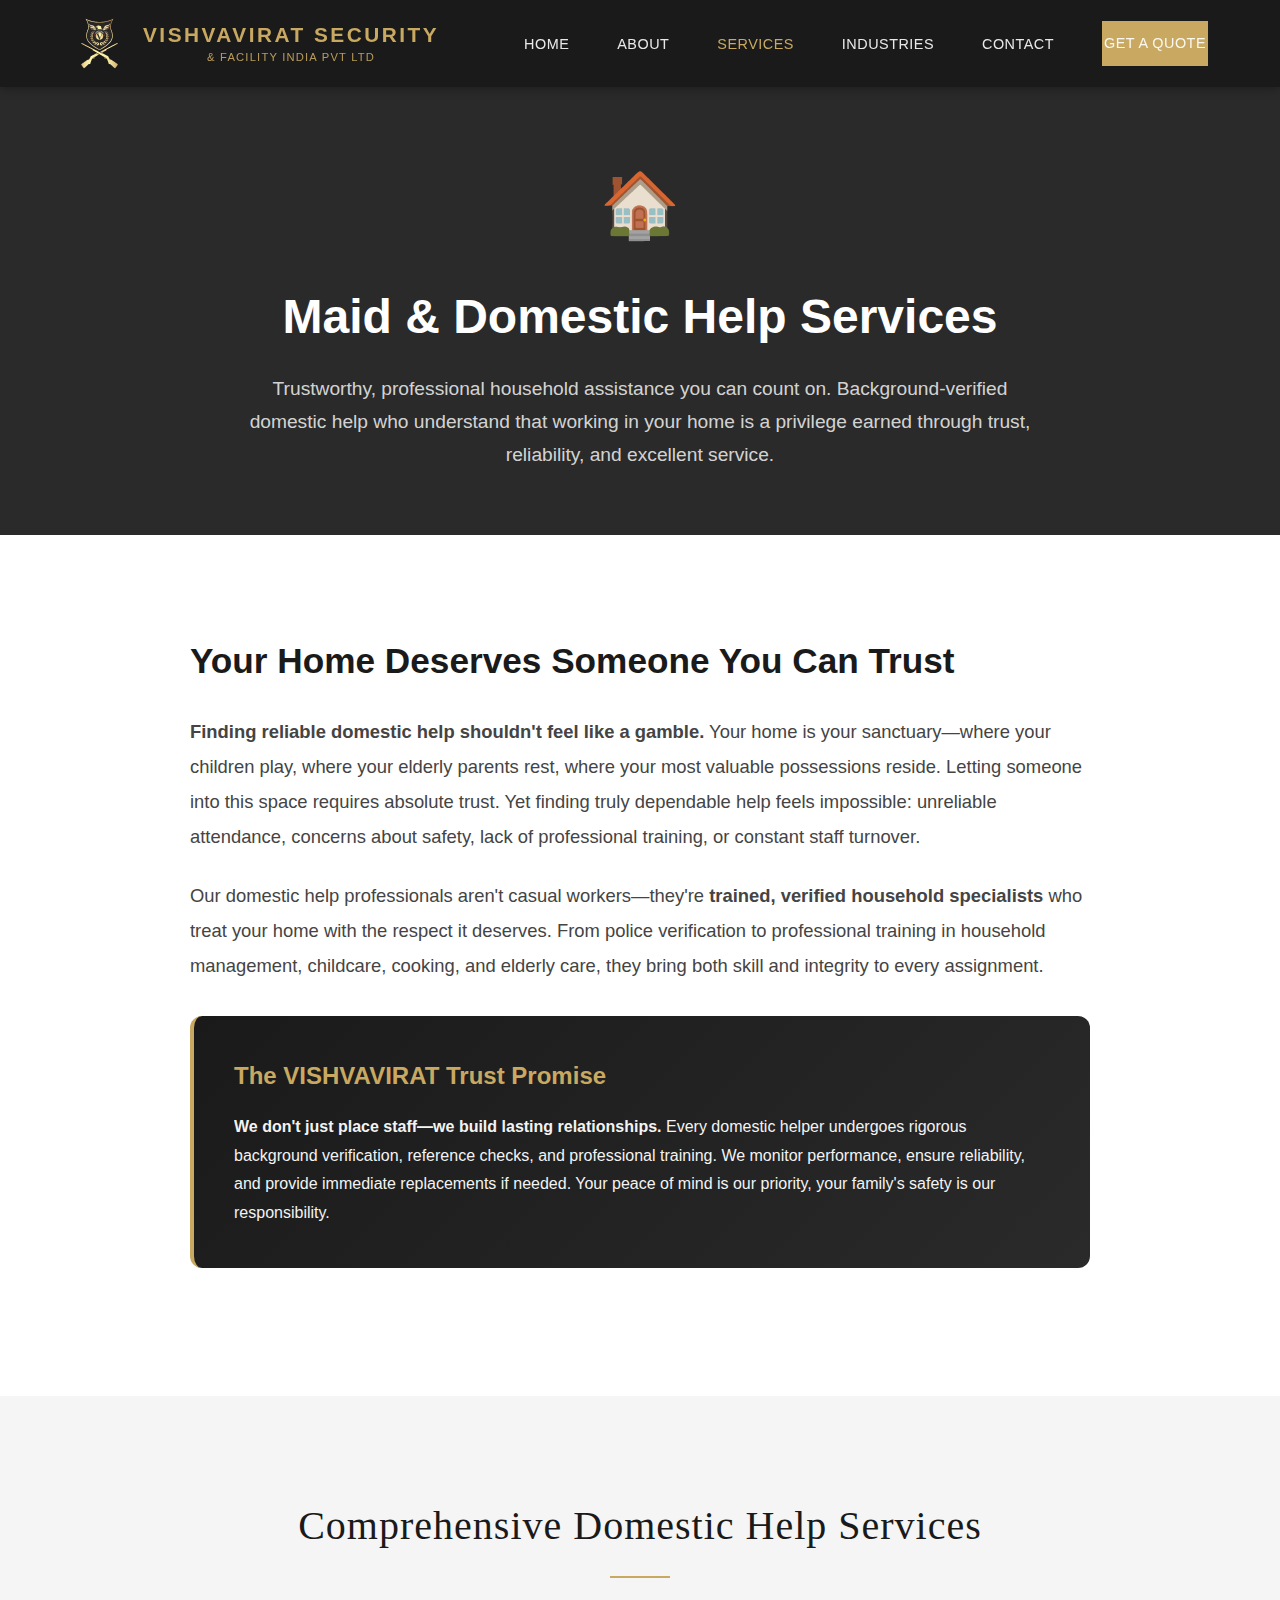
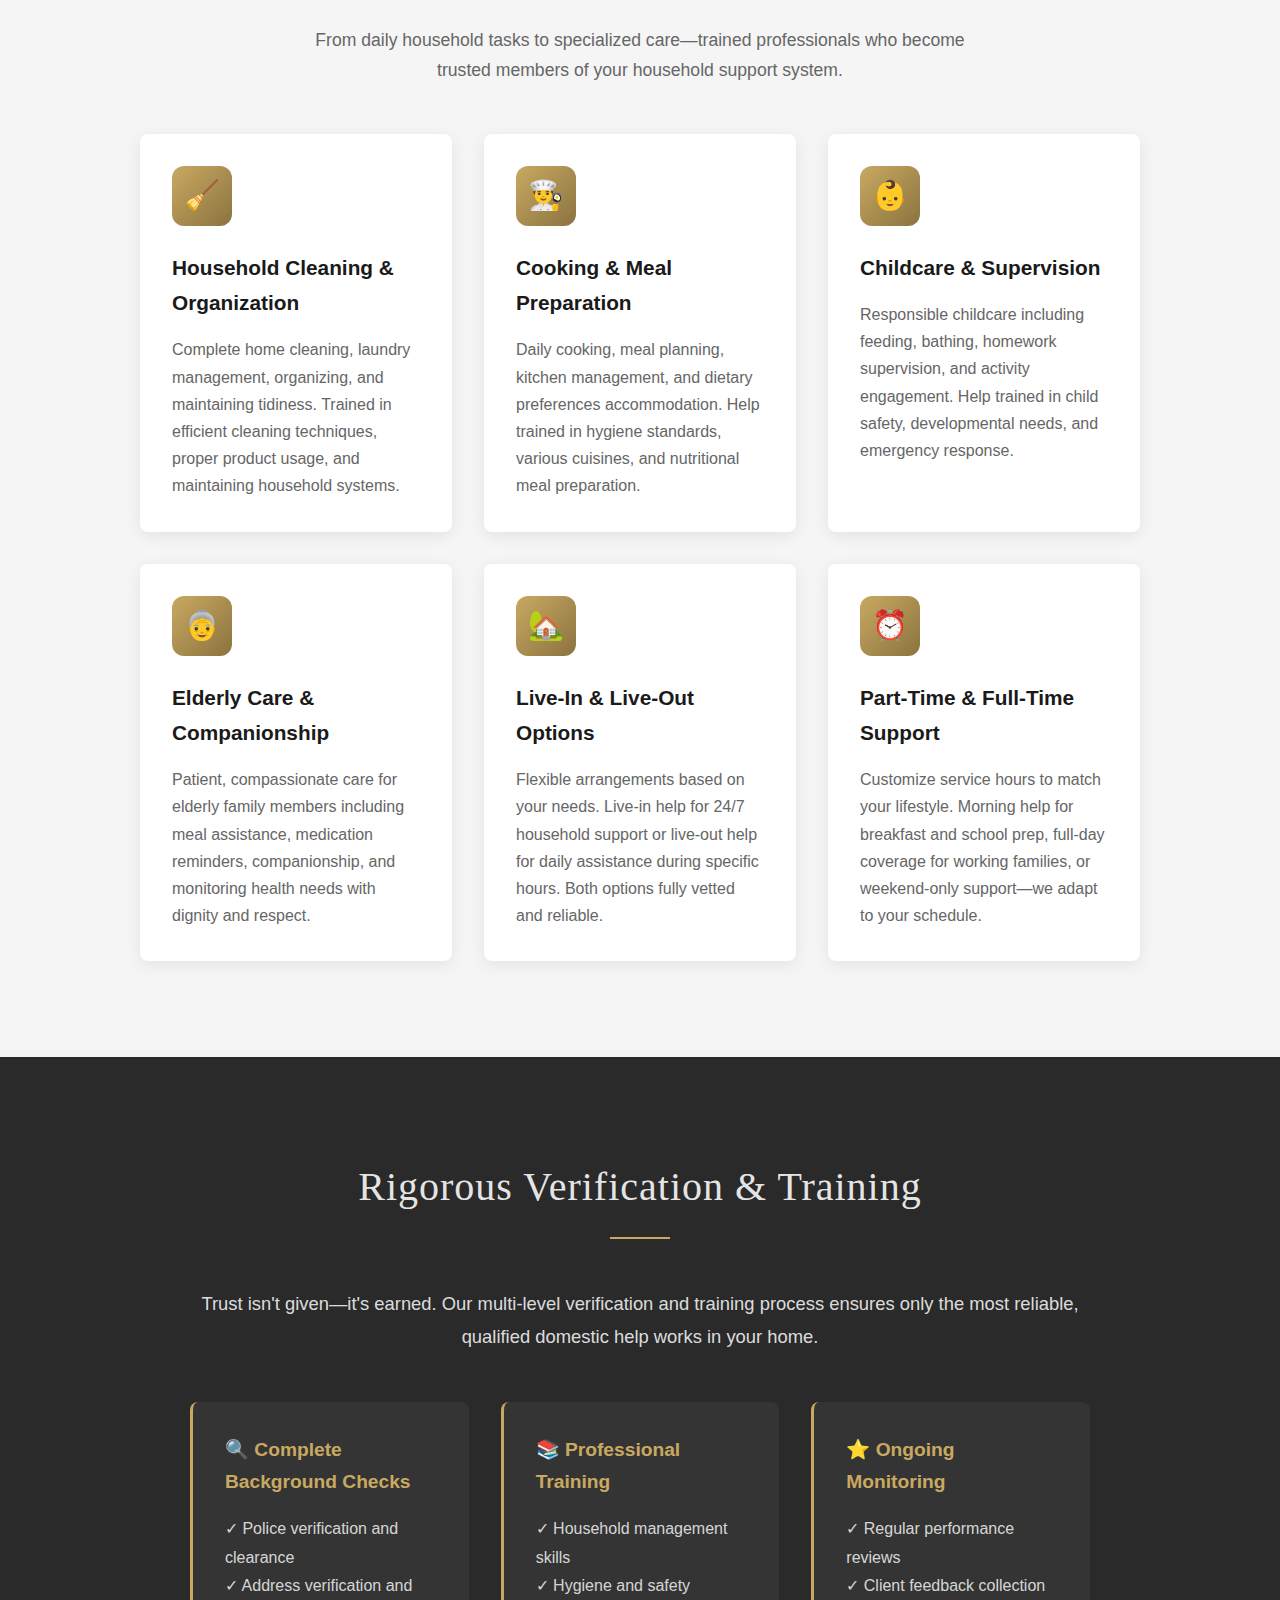
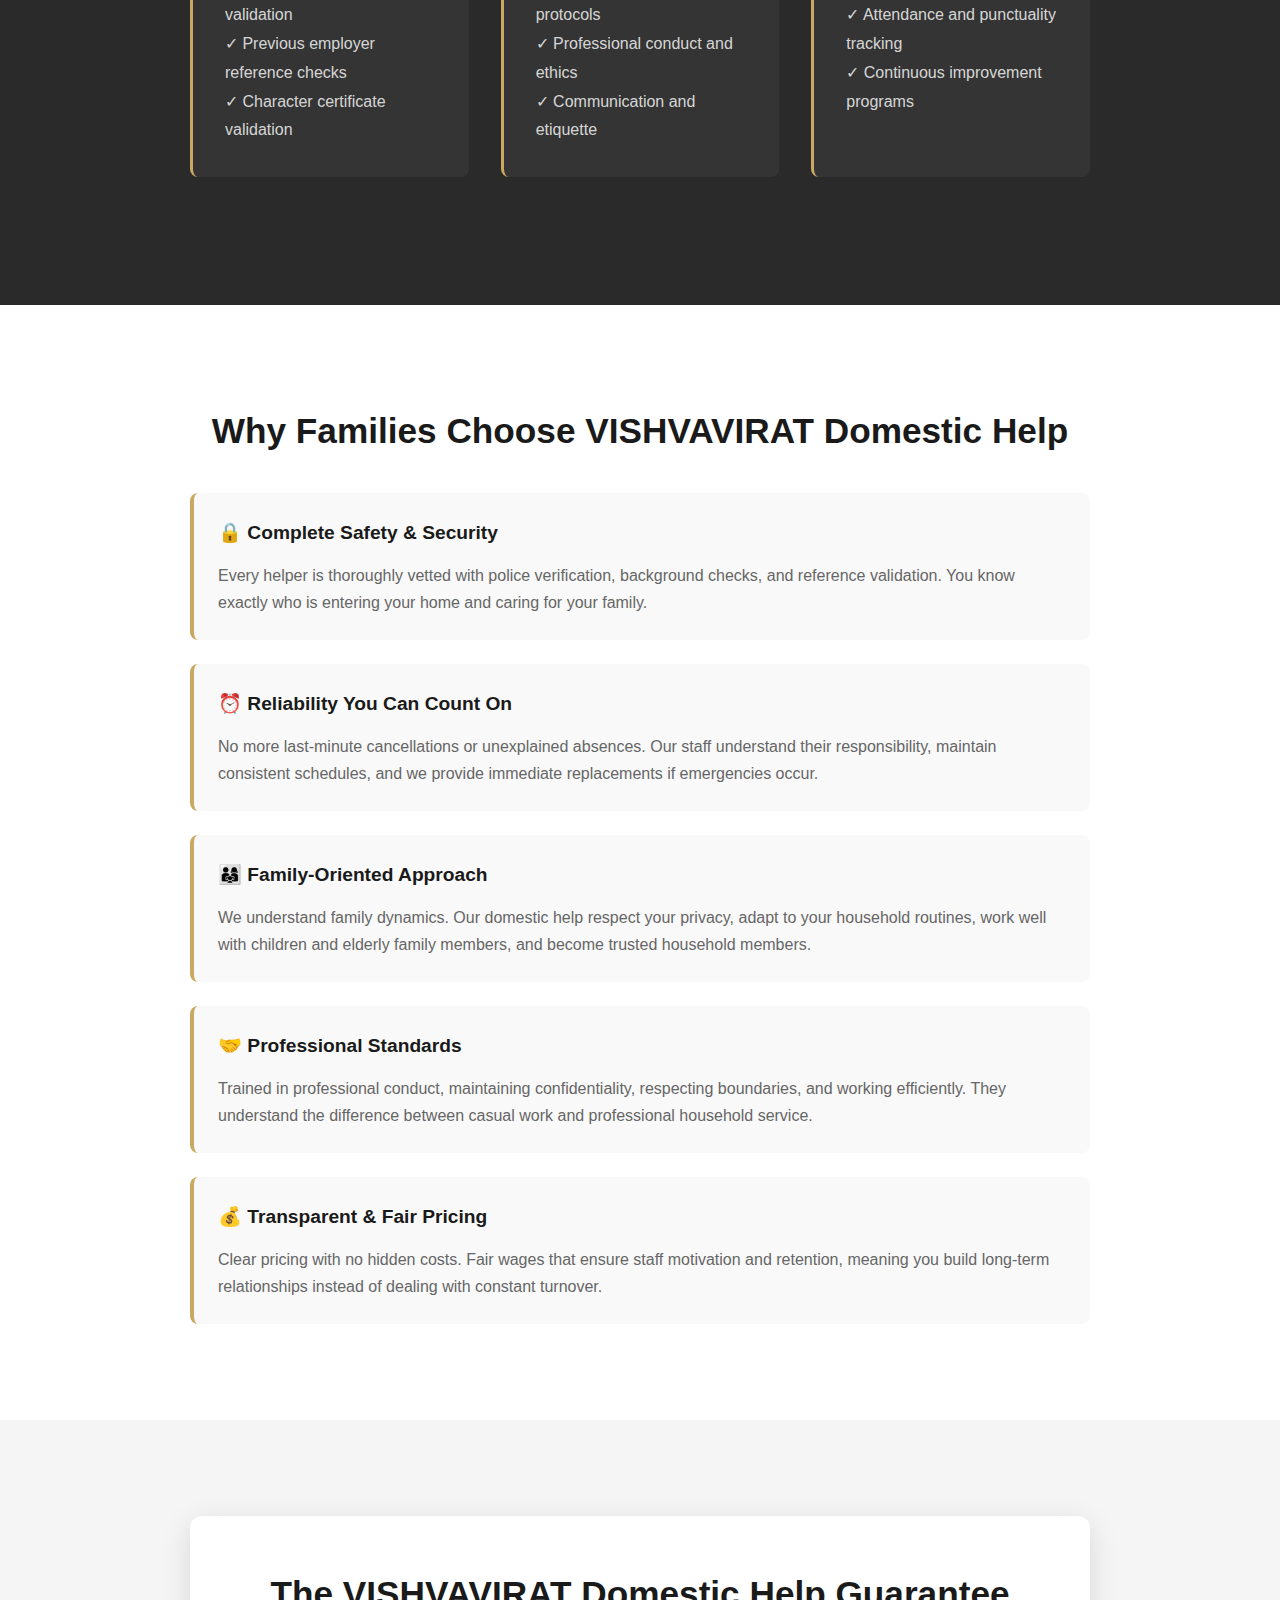
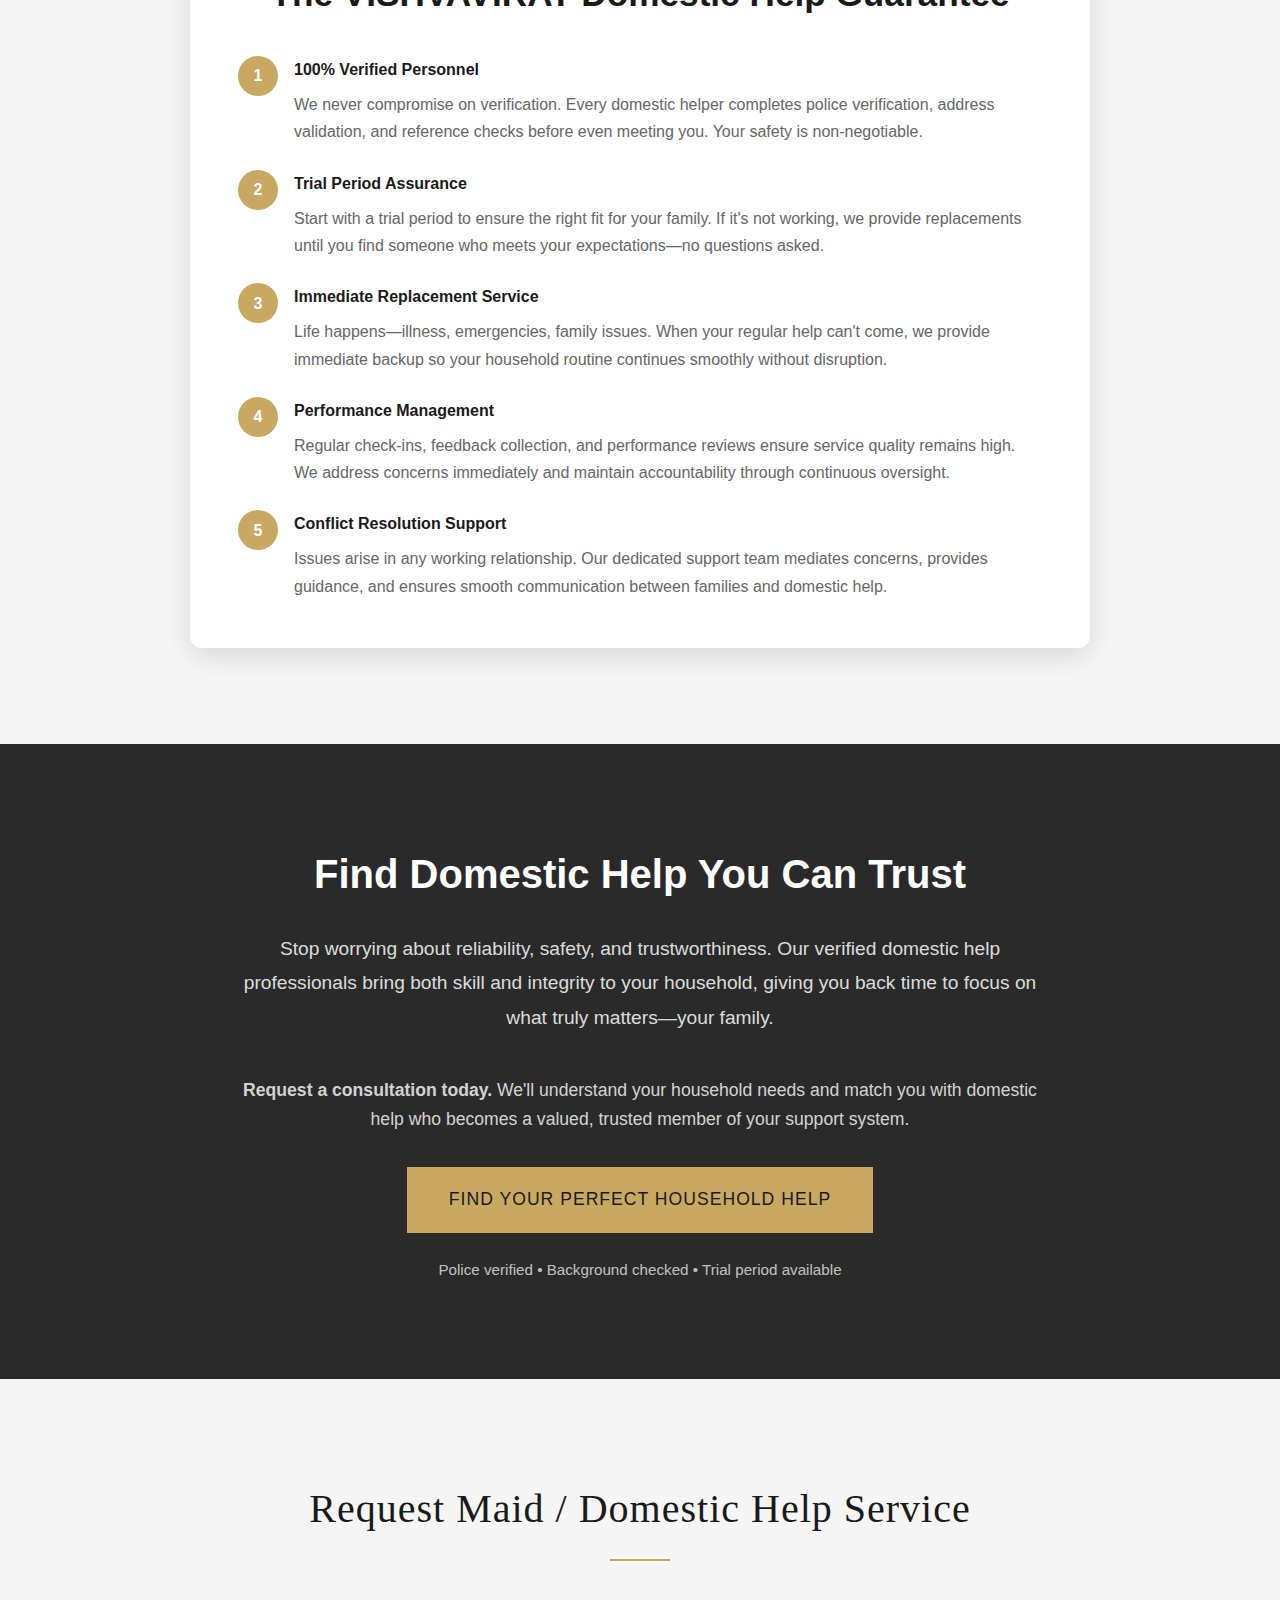
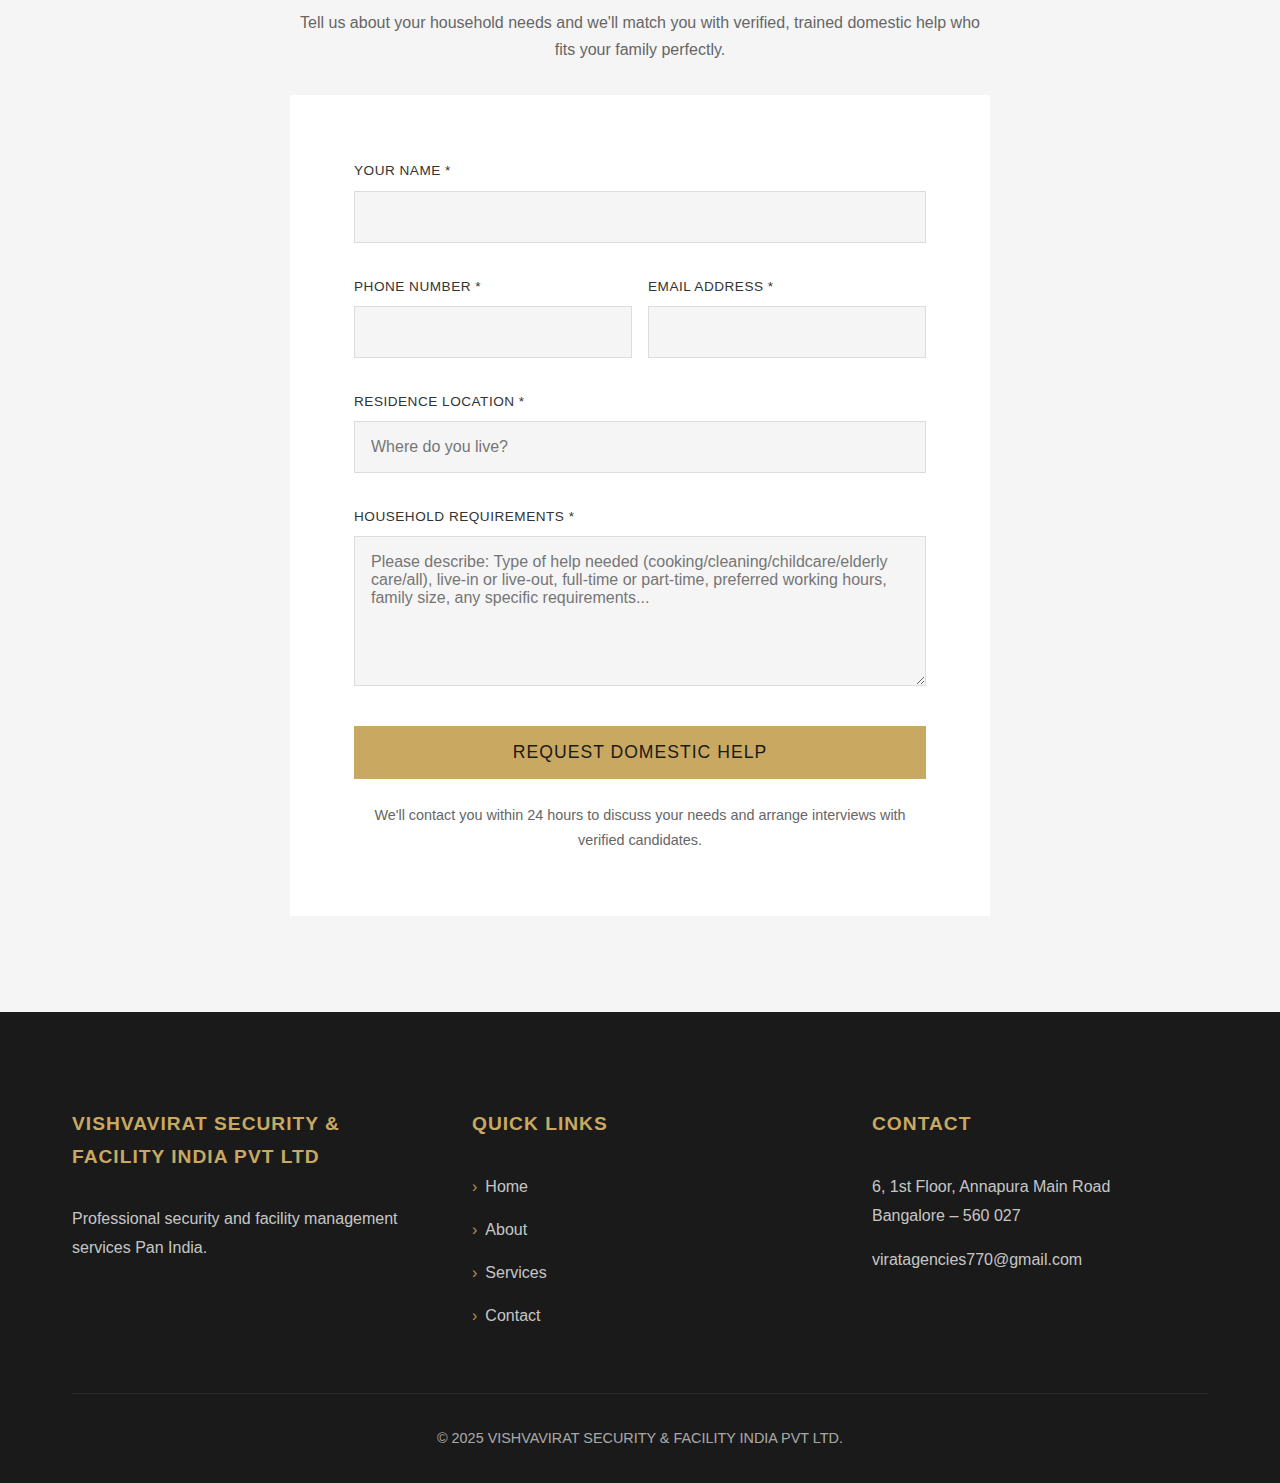
<file: services/maid.html>
<!DOCTYPE html>
<html lang="en">
<head>
    <meta charset="UTF-8">
    <meta name="viewport" content="width=device-width, initial-scale=1.0">
    <meta name="description" content="Professional maid and domestic help services Pan India. Background-verified, trustworthy household staff for cooking, cleaning, childcare, and elderly care.">
    <title>Maid & Domestic Help Services | VISHVAVIRAT SECURITY</title>
    <link rel="icon" type="image/svg+xml" href="/images/favicon.svg">
    <link rel="stylesheet" href="/css/style-new.css">
</head>
<body>

<header class="header">
    <nav class="navbar">
        <div class="container">
            <div class="logo">
                <a href="/">
                    <img src="/images/VISHVAVIRAT.svg" alt="VISHVAVIRAT SECURITY Logo" class="logo-img">
                    <span class="logo-text">
                        <span class="logo-main">VISHVAVIRAT SECURITY</span>
                        <span class="logo-sub">& FACILITY INDIA PVT LTD</span>
                    </span>
                </a>
            </div>
            <ul class="nav-menu">
                <li><a href="/">Home</a></li>
                <li><a href="/about.html">About</a></li>
                <li class="dropdown">
                    <a href="/services.html" class="dropdown-toggle active">Services</a>
                    <ul class="dropdown-menu">
                        <li><a href="/services/personal-bouncer.html">Personal Bouncer</a></li>
                        <li><a href="/services/government-security-guard.html">Government Security Guard</a></li>
                        <li><a href="/services/driver.html">Professional Driver</a></li>
                        <li><a href="/services/housekeeping.html">Housekeeping Staff</a></li>
                        <li><a href="/services/gardener.html">Gardener Services</a></li>
                        <li><a href="/services/maid.html">Maid / Domestic Help</a></li>
                    </ul>
                </li>
                <li><a href="/industries.html">Industries</a></li>
                <li><a href="/contact.html">Contact</a></li>
                <li><a href="/contact.html" class="btn btn-primary">Get a Quote</a></li>
            </ul>
            <button class="mobile-menu-toggle"><span></span><span></span><span></span></button>
        </div>
    </nav>
</header>

<section class="section section-dark" style="padding: 4rem 0;">
    <div class="container" style="text-align: center;">
        <div style="font-size: 4rem; margin-bottom: 1rem;">🏠</div>
        <h1 style="font-size: 3rem; margin-bottom: 1rem; color: white;">Maid & Domestic Help Services</h1>
        <p style="font-size: 1.2rem; opacity: 0.9; max-width: 800px; margin: 0 auto;">
            Trustworthy, professional household assistance you can count on. Background-verified domestic help who understand that working in your home is a privilege earned through trust, reliability, and excellent service.
        </p>
    </div>
</section>

<section class="section">
    <div class="container">
        <div style="max-width: 900px; margin: 0 auto;">
            <h2 style="color: var(--primary-dark); margin-bottom: 1.5rem; font-size: 2.2rem;">Your Home Deserves Someone You Can Trust</h2>

            <p style="font-size: 1.15rem; line-height: 1.9; color: #444; margin-bottom: 1.5rem;">
                <strong>Finding reliable domestic help shouldn't feel like a gamble.</strong> Your home is your sanctuary—where your children play, where your elderly parents rest, where your most valuable possessions reside. Letting someone into this space requires absolute trust. Yet finding truly dependable help feels impossible: unreliable attendance, concerns about safety, lack of professional training, or constant staff turnover.
            </p>

            <p style="font-size: 1.15rem; line-height: 1.9; color: #444; margin-bottom: 1.5rem;">
                Our domestic help professionals aren't casual workers—they're <strong>trained, verified household specialists</strong> who treat your home with the respect it deserves. From police verification to professional training in household management, childcare, cooking, and elderly care, they bring both skill and integrity to every assignment.
            </p>

            <div style="background: linear-gradient(135deg, #1a1a1a, #2a2a2a); color: white; padding: 2.5rem; border-radius: 12px; margin: 2rem 0; border-left: 4px solid var(--accent-gold);">
                <h3 style="color: var(--accent-gold); margin-bottom: 1rem; font-size: 1.5rem;">The VISHVAVIRAT Trust Promise</h3>
                <p style="opacity: 0.95; line-height: 1.8; margin: 0;">
                    <strong>We don't just place staff—we build lasting relationships.</strong> Every domestic helper undergoes rigorous background verification, reference checks, and professional training. We monitor performance, ensure reliability, and provide immediate replacements if needed. Your peace of mind is our priority, your family's safety is our responsibility.
                </p>
            </div>
        </div>
    </div>
</section>

<section class="section section-light">
    <div class="container">
        <h2 class="section-title section-title-center" style="color: var(--primary-dark);">Comprehensive Domestic Help Services</h2>
        <p style="text-align: center; max-width: 700px; margin: 0 auto 3rem; font-size: 1.1rem; color: #666;">
            From daily household tasks to specialized care—trained professionals who become trusted members of your household support system.
        </p>

        <div style="max-width: 1000px; margin: 0 auto; display: grid; grid-template-columns: repeat(auto-fit, minmax(280px, 1fr)); gap: 2rem;">
            <div style="background: white; padding: 2rem; border-radius: 8px; box-shadow: 0 4px 15px rgba(0,0,0,0.08);">
                <div style="width: 60px; height: 60px; background: linear-gradient(135deg, #c9a961, #8b7340); border-radius: 12px; display: flex; align-items: center; justify-content: center; margin-bottom: 1.5rem; font-size: 1.8rem; color: white;">🧹</div>
                <h3 style="color: var(--primary-dark); margin-bottom: 1rem; font-size: 1.3rem;">Household Cleaning & Organization</h3>
                <p style="color: #666; line-height: 1.7; margin: 0;">
                    Complete home cleaning, laundry management, organizing, and maintaining tidiness. Trained in efficient cleaning techniques, proper product usage, and maintaining household systems.
                </p>
            </div>

            <div style="background: white; padding: 2rem; border-radius: 8px; box-shadow: 0 4px 15px rgba(0,0,0,0.08);">
                <div style="width: 60px; height: 60px; background: linear-gradient(135deg, #c9a961, #8b7340); border-radius: 12px; display: flex; align-items: center; justify-content: center; margin-bottom: 1.5rem; font-size: 1.8rem; color: white;">👨‍🍳</div>
                <h3 style="color: var(--primary-dark); margin-bottom: 1rem; font-size: 1.3rem;">Cooking & Meal Preparation</h3>
                <p style="color: #666; line-height: 1.7; margin: 0;">
                    Daily cooking, meal planning, kitchen management, and dietary preferences accommodation. Help trained in hygiene standards, various cuisines, and nutritional meal preparation.
                </p>
            </div>

            <div style="background: white; padding: 2rem; border-radius: 8px; box-shadow: 0 4px 15px rgba(0,0,0,0.08);">
                <div style="width: 60px; height: 60px; background: linear-gradient(135deg, #c9a961, #8b7340); border-radius: 12px; display: flex; align-items: center; justify-content: center; margin-bottom: 1.5rem; font-size: 1.8rem; color: white;">👶</div>
                <h3 style="color: var(--primary-dark); margin-bottom: 1rem; font-size: 1.3rem;">Childcare & Supervision</h3>
                <p style="color: #666; line-height: 1.7; margin: 0;">
                    Responsible childcare including feeding, bathing, homework supervision, and activity engagement. Help trained in child safety, developmental needs, and emergency response.
                </p>
            </div>

            <div style="background: white; padding: 2rem; border-radius: 8px; box-shadow: 0 4px 15px rgba(0,0,0,0.08);">
                <div style="width: 60px; height: 60px; background: linear-gradient(135deg, #c9a961, #8b7340); border-radius: 12px; display: flex; align-items: center; justify-content: center; margin-bottom: 1.5rem; font-size: 1.8rem; color: white;">👵</div>
                <h3 style="color: var(--primary-dark); margin-bottom: 1rem; font-size: 1.3rem;">Elderly Care & Companionship</h3>
                <p style="color: #666; line-height: 1.7; margin: 0;">
                    Patient, compassionate care for elderly family members including meal assistance, medication reminders, companionship, and monitoring health needs with dignity and respect.
                </p>
            </div>

            <div style="background: white; padding: 2rem; border-radius: 8px; box-shadow: 0 4px 15px rgba(0,0,0,0.08);">
                <div style="width: 60px; height: 60px; background: linear-gradient(135deg, #c9a961, #8b7340); border-radius: 12px; display: flex; align-items: center; justify-content: center; margin-bottom: 1.5rem; font-size: 1.8rem; color: white;">🏡</div>
                <h3 style="color: var(--primary-dark); margin-bottom: 1rem; font-size: 1.3rem;">Live-In & Live-Out Options</h3>
                <p style="color: #666; line-height: 1.7; margin: 0;">
                    Flexible arrangements based on your needs. Live-in help for 24/7 household support or live-out help for daily assistance during specific hours. Both options fully vetted and reliable.
                </p>
            </div>

            <div style="background: white; padding: 2rem; border-radius: 8px; box-shadow: 0 4px 15px rgba(0,0,0,0.08);">
                <div style="width: 60px; height: 60px; background: linear-gradient(135deg, #c9a961, #8b7340); border-radius: 12px; display: flex; align-items: center; justify-content: center; margin-bottom: 1.5rem; font-size: 1.8rem; color: white;">⏰</div>
                <h3 style="color: var(--primary-dark); margin-bottom: 1rem; font-size: 1.3rem;">Part-Time & Full-Time Support</h3>
                <p style="color: #666; line-height: 1.7; margin: 0;">
                    Customize service hours to match your lifestyle. Morning help for breakfast and school prep, full-day coverage for working families, or weekend-only support—we adapt to your schedule.
                </p>
            </div>
        </div>
    </div>
</section>

<section class="section section-dark">
    <div class="container">
        <h2 class="section-title section-title-center">Rigorous Verification & Training</h2>
        <div style="max-width: 900px; margin: 2rem auto;">
            <p style="text-align: center; opacity: 0.95; font-size: 1.15rem; line-height: 1.8; margin-bottom: 3rem;">
                Trust isn't given—it's earned. Our multi-level verification and training process ensures only the most reliable, qualified domestic help works in your home.
            </p>

            <div style="display: grid; grid-template-columns: repeat(auto-fit, minmax(250px, 1fr)); gap: 2rem;">
                <div style="background: rgba(255,255,255,0.05); padding: 2rem; border-radius: 8px; border-left: 3px solid var(--accent-gold);">
                    <h4 style="color: var(--accent-gold); margin-bottom: 1rem; font-size: 1.2rem;">🔍 Complete Background Checks</h4>
                    <ul style="list-style: none; padding: 0; opacity: 0.9; line-height: 1.8;">
                        <li>✓ Police verification and clearance</li>
                        <li>✓ Address verification and validation</li>
                        <li>✓ Previous employer reference checks</li>
                        <li>✓ Character certificate validation</li>
                    </ul>
                </div>

                <div style="background: rgba(255,255,255,0.05); padding: 2rem; border-radius: 8px; border-left: 3px solid var(--accent-gold);">
                    <h4 style="color: var(--accent-gold); margin-bottom: 1rem; font-size: 1.2rem;">📚 Professional Training</h4>
                    <ul style="list-style: none; padding: 0; opacity: 0.9; line-height: 1.8;">
                        <li>✓ Household management skills</li>
                        <li>✓ Hygiene and safety protocols</li>
                        <li>✓ Professional conduct and ethics</li>
                        <li>✓ Communication and etiquette</li>
                    </ul>
                </div>

                <div style="background: rgba(255,255,255,0.05); padding: 2rem; border-radius: 8px; border-left: 3px solid var(--accent-gold);">
                    <h4 style="color: var(--accent-gold); margin-bottom: 1rem; font-size: 1.2rem;">⭐ Ongoing Monitoring</h4>
                    <ul style="list-style: none; padding: 0; opacity: 0.9; line-height: 1.8;">
                        <li>✓ Regular performance reviews</li>
                        <li>✓ Client feedback collection</li>
                        <li>✓ Attendance and punctuality tracking</li>
                        <li>✓ Continuous improvement programs</li>
                    </ul>
                </div>
            </div>
        </div>
    </div>
</section>

<section class="section">
    <div class="container">
        <div style="max-width: 900px; margin: 0 auto;">
            <h2 style="color: var(--primary-dark); margin-bottom: 2rem; text-align: center; font-size: 2.2rem;">Why Families Choose VISHVAVIRAT Domestic Help</h2>

            <div style="display: grid; gap: 1.5rem;">
                <div style="background: #f9f9f9; padding: 1.5rem; border-radius: 8px; border-left: 4px solid var(--accent-gold);">
                    <h3 style="color: var(--primary-dark); margin-bottom: 0.75rem; font-size: 1.2rem;">🔒 Complete Safety & Security</h3>
                    <p style="color: #666; line-height: 1.7; margin: 0;">Every helper is thoroughly vetted with police verification, background checks, and reference validation. You know exactly who is entering your home and caring for your family.</p>
                </div>

                <div style="background: #f9f9f9; padding: 1.5rem; border-radius: 8px; border-left: 4px solid var(--accent-gold);">
                    <h3 style="color: var(--primary-dark); margin-bottom: 0.75rem; font-size: 1.2rem;">⏰ Reliability You Can Count On</h3>
                    <p style="color: #666; line-height: 1.7; margin: 0;">No more last-minute cancellations or unexplained absences. Our staff understand their responsibility, maintain consistent schedules, and we provide immediate replacements if emergencies occur.</p>
                </div>

                <div style="background: #f9f9f9; padding: 1.5rem; border-radius: 8px; border-left: 4px solid var(--accent-gold);">
                    <h3 style="color: var(--primary-dark); margin-bottom: 0.75rem; font-size: 1.2rem;">👨‍👩‍👧 Family-Oriented Approach</h3>
                    <p style="color: #666; line-height: 1.7; margin: 0;">We understand family dynamics. Our domestic help respect your privacy, adapt to your household routines, work well with children and elderly family members, and become trusted household members.</p>
                </div>

                <div style="background: #f9f9f9; padding: 1.5rem; border-radius: 8px; border-left: 4px solid var(--accent-gold);">
                    <h3 style="color: var(--primary-dark); margin-bottom: 0.75rem; font-size: 1.2rem;">🤝 Professional Standards</h3>
                    <p style="color: #666; line-height: 1.7; margin: 0;">Trained in professional conduct, maintaining confidentiality, respecting boundaries, and working efficiently. They understand the difference between casual work and professional household service.</p>
                </div>

                <div style="background: #f9f9f9; padding: 1.5rem; border-radius: 8px; border-left: 4px solid var(--accent-gold);">
                    <h3 style="color: var(--primary-dark); margin-bottom: 0.75rem; font-size: 1.2rem;">💰 Transparent & Fair Pricing</h3>
                    <p style="color: #666; line-height: 1.7; margin: 0;">Clear pricing with no hidden costs. Fair wages that ensure staff motivation and retention, meaning you build long-term relationships instead of dealing with constant turnover.</p>
                </div>
            </div>
        </div>
    </div>
</section>

<section class="section section-light">
    <div class="container">
        <div style="background: white; padding: 3rem; border-radius: 12px; max-width: 900px; margin: 0 auto; box-shadow: 0 8px 30px rgba(0,0,0,0.12);">
            <h2 style="color: var(--primary-dark); margin-bottom: 2rem; text-align: center; font-size: 2.2rem;">The VISHVAVIRAT Domestic Help Guarantee</h2>

            <div style="display: grid; gap: 1.5rem;">
                <div style="display: flex; gap: 1rem; align-items: start;">
                    <div style="flex-shrink: 0; width: 40px; height: 40px; background: var(--accent-gold); border-radius: 50%; display: flex; align-items: center; justify-content: center; color: white; font-weight: bold;">1</div>
                    <div>
                        <h4 style="color: var(--primary-dark); margin-bottom: 0.5rem;">100% Verified Personnel</h4>
                        <p style="color: #666; line-height: 1.7; margin: 0;">We never compromise on verification. Every domestic helper completes police verification, address validation, and reference checks before even meeting you. Your safety is non-negotiable.</p>
                    </div>
                </div>

                <div style="display: flex; gap: 1rem; align-items: start;">
                    <div style="flex-shrink: 0; width: 40px; height: 40px; background: var(--accent-gold); border-radius: 50%; display: flex; align-items: center; justify-content: center; color: white; font-weight: bold;">2</div>
                    <div>
                        <h4 style="color: var(--primary-dark); margin-bottom: 0.5rem;">Trial Period Assurance</h4>
                        <p style="color: #666; line-height: 1.7; margin: 0;">Start with a trial period to ensure the right fit for your family. If it's not working, we provide replacements until you find someone who meets your expectations—no questions asked.</p>
                    </div>
                </div>

                <div style="display: flex; gap: 1rem; align-items: start;">
                    <div style="flex-shrink: 0; width: 40px; height: 40px; background: var(--accent-gold); border-radius: 50%; display: flex; align-items: center; justify-content: center; color: white; font-weight: bold;">3</div>
                    <div>
                        <h4 style="color: var(--primary-dark); margin-bottom: 0.5rem;">Immediate Replacement Service</h4>
                        <p style="color: #666; line-height: 1.7; margin: 0;">Life happens—illness, emergencies, family issues. When your regular help can't come, we provide immediate backup so your household routine continues smoothly without disruption.</p>
                    </div>
                </div>

                <div style="display: flex; gap: 1rem; align-items: start;">
                    <div style="flex-shrink: 0; width: 40px; height: 40px; background: var(--accent-gold); border-radius: 50%; display: flex; align-items: center; justify-content: center; color: white; font-weight: bold;">4</div>
                    <div>
                        <h4 style="color: var(--primary-dark); margin-bottom: 0.5rem;">Performance Management</h4>
                        <p style="color: #666; line-height: 1.7; margin: 0;">Regular check-ins, feedback collection, and performance reviews ensure service quality remains high. We address concerns immediately and maintain accountability through continuous oversight.</p>
                    </div>
                </div>

                <div style="display: flex; gap: 1rem; align-items: start;">
                    <div style="flex-shrink: 0; width: 40px; height: 40px; background: var(--accent-gold); border-radius: 50%; display: flex; align-items: center; justify-content: center; color: white; font-weight: bold;">5</div>
                    <div>
                        <h4 style="color: var(--primary-dark); margin-bottom: 0.5rem;">Conflict Resolution Support</h4>
                        <p style="color: #666; line-height: 1.7; margin: 0;">Issues arise in any working relationship. Our dedicated support team mediates concerns, provides guidance, and ensures smooth communication between families and domestic help.</p>
                    </div>
                </div>
            </div>
        </div>
    </div>
</section>

<section class="section section-dark">
    <div class="container">
        <div style="max-width: 800px; margin: 0 auto; text-align: center;">
            <h2 style="margin-bottom: 1.5rem; font-size: 2.5rem; color: white;">Find Domestic Help You Can Trust</h2>
            <p style="font-size: 1.2rem; opacity: 0.95; line-height: 1.8; margin-bottom: 2.5rem;">
                Stop worrying about reliability, safety, and trustworthiness. Our verified domestic help professionals bring both skill and integrity to your household, giving you back time to focus on what truly matters—your family.
            </p>
            <p style="font-size: 1.1rem; opacity: 0.9; margin-bottom: 2rem;">
                <strong>Request a consultation today.</strong> We'll understand your household needs and match you with domestic help who becomes a valued, trusted member of your support system.
            </p>
            <a href="#request-service" class="btn btn-primary" style="font-size: 1.1rem; padding: 1rem 2.5rem;">Find Your Perfect Household Help</a>
            <p style="margin-top: 1.5rem; opacity: 0.8; font-size: 0.95rem;">
                Police verified • Background checked • Trial period available
            </p>
        </div>
    </div>
</section>

<section class="section contact-section" id="request-service">
    <div class="container">
        <h2 class="section-title section-title-center" style="color: var(--primary-dark);">Request Maid / Domestic Help Service</h2>
        <p style="text-align: center; max-width: 700px; margin: 0 auto 2rem; color: #666;">
            Tell us about your household needs and we'll match you with verified, trained domestic help who fits your family perfectly.
        </p>
        <div style="max-width: 700px; margin: 0 auto;">
            <div class="contact-form">
                <form id="serviceInquiryForm" method="POST">
                    <div class="form-alert"></div>
                    <input type="hidden" name="service" value="Maid / Domestic Help">

                    <div class="form-group">
                        <label for="name">Your Name *</label>
                        <input type="text" id="name" name="name" required>
                    </div>

                    <div style="display: grid; grid-template-columns: 1fr 1fr; gap: 1rem;">
                        <div class="form-group">
                            <label for="phone">Phone Number *</label>
                            <input type="tel" id="phone" name="phone" required>
                        </div>
                        <div class="form-group">
                            <label for="email">Email Address *</label>
                            <input type="email" id="email" name="email" required>
                        </div>
                    </div>

                    <div class="form-group">
                        <label for="location">Residence Location *</label>
                        <input type="text" id="location" name="location" placeholder="Where do you live?" required>
                    </div>

                    <div class="form-group">
                        <label for="message">Household Requirements *</label>
                        <textarea id="message" name="message" rows="5" required placeholder="Please describe: Type of help needed (cooking/cleaning/childcare/elderly care/all), live-in or live-out, full-time or part-time, preferred working hours, family size, any specific requirements..."></textarea>
                    </div>

                    <button type="submit" class="btn btn-primary" style="width: 100%; font-size: 1.1rem;">Request Domestic Help</button>

                    <p style="margin-top: 1.5rem; font-size: 0.9rem; color: #666; text-align: center;">
                        We'll contact you within 24 hours to discuss your needs and arrange interviews with verified candidates.
                    </p>
                </form>
            </div>
        </div>
    </div>
</section>

<footer class="footer">
    <div class="container">
        <div class="footer-content">
            <div class="footer-section">
                <h3>VISHVAVIRAT SECURITY & FACILITY INDIA PVT LTD</h3>
                <p>Professional security and facility management services Pan India.</p>
            </div>
            <div class="footer-section">
                <h3>Quick Links</h3>
                <div class="footer-links">
                    <a href="/">Home</a>
                    <a href="/about.html">About</a>
                    <a href="/services.html">Services</a>
                    <a href="/contact.html">Contact</a>
                </div>
            </div>
            <div class="footer-section">
                <h3>Contact</h3>
                <p>6, 1st Floor, Annapura Main Road<br>Bangalore – 560 027</p>
                <p style="margin-top: 1rem;">viratagencies770@gmail.com</p>
            </div>
        </div>
        <div class="footer-bottom">
            <p>&copy; 2025 VISHVAVIRAT SECURITY & FACILITY INDIA PVT LTD.</p>
        </div>
    </div>
</footer>

<script src="/js/main-new.js"></script>
</body>
</html>
</file>
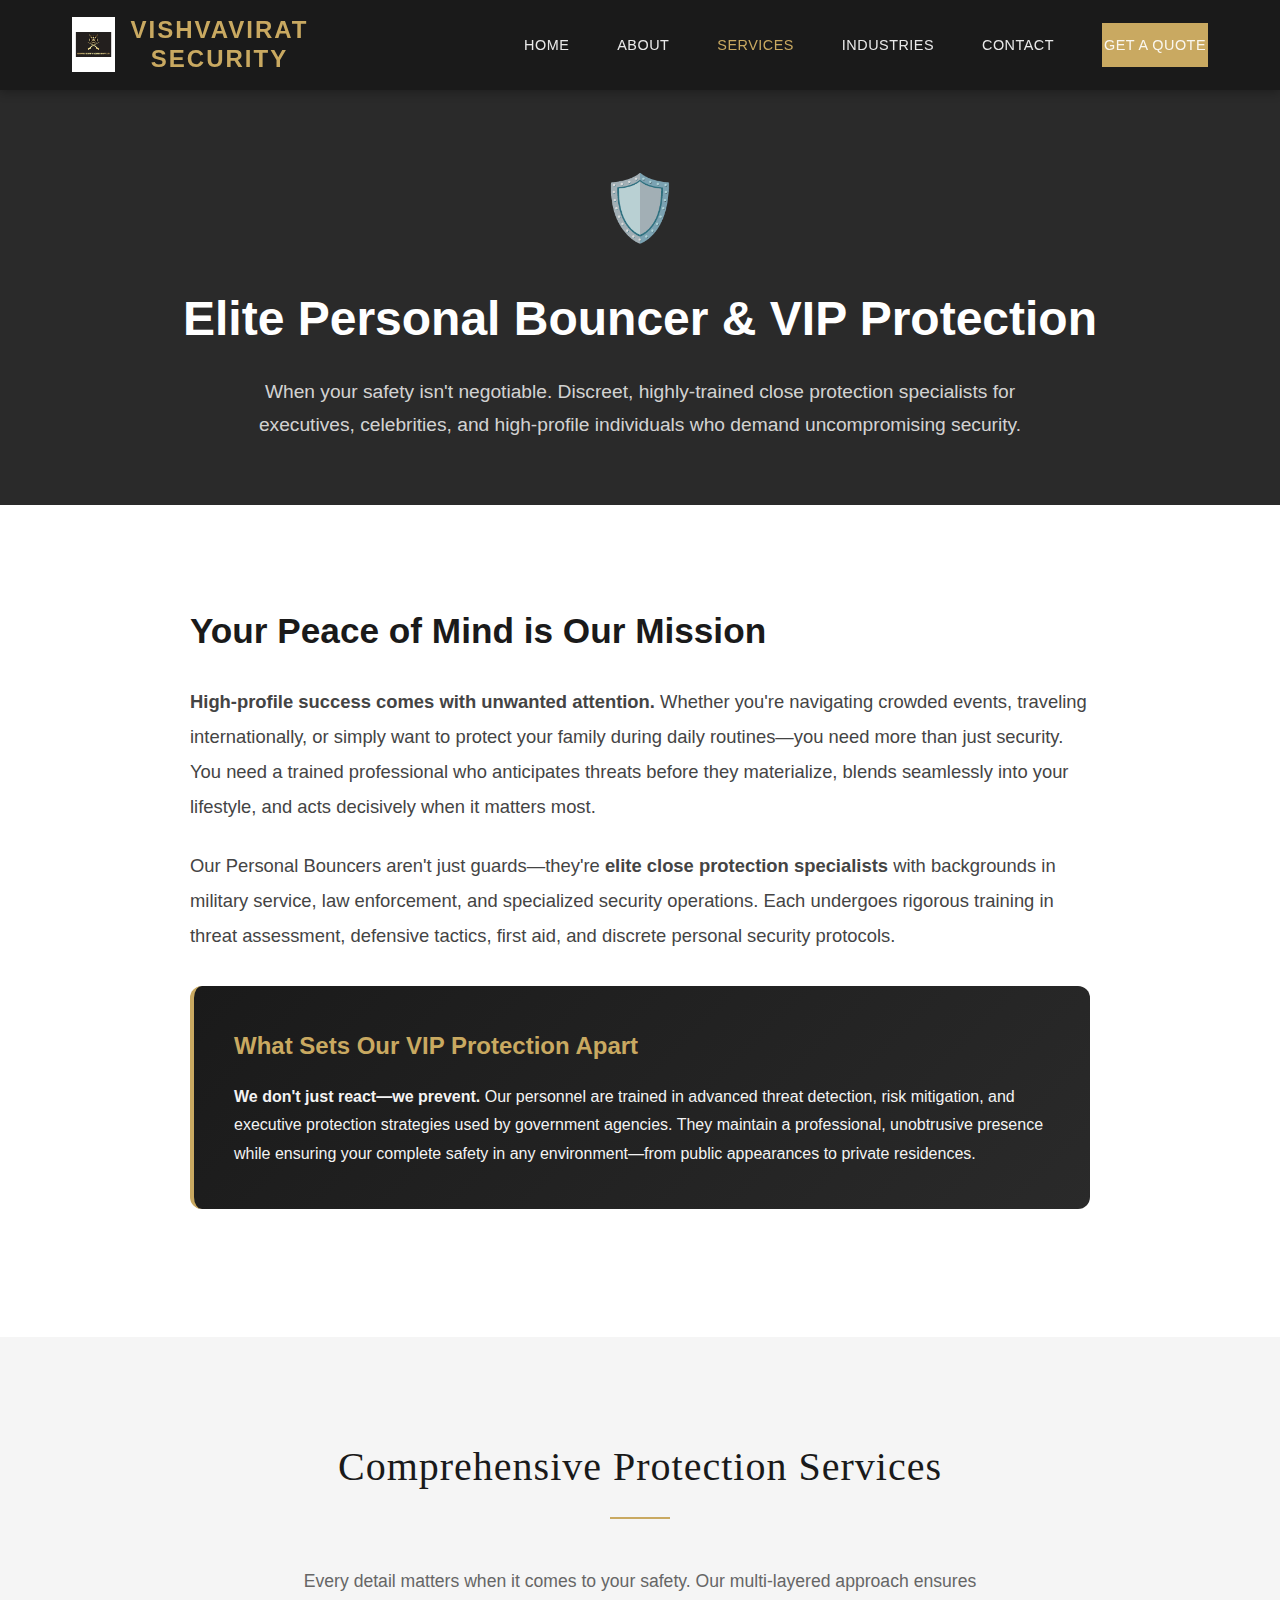
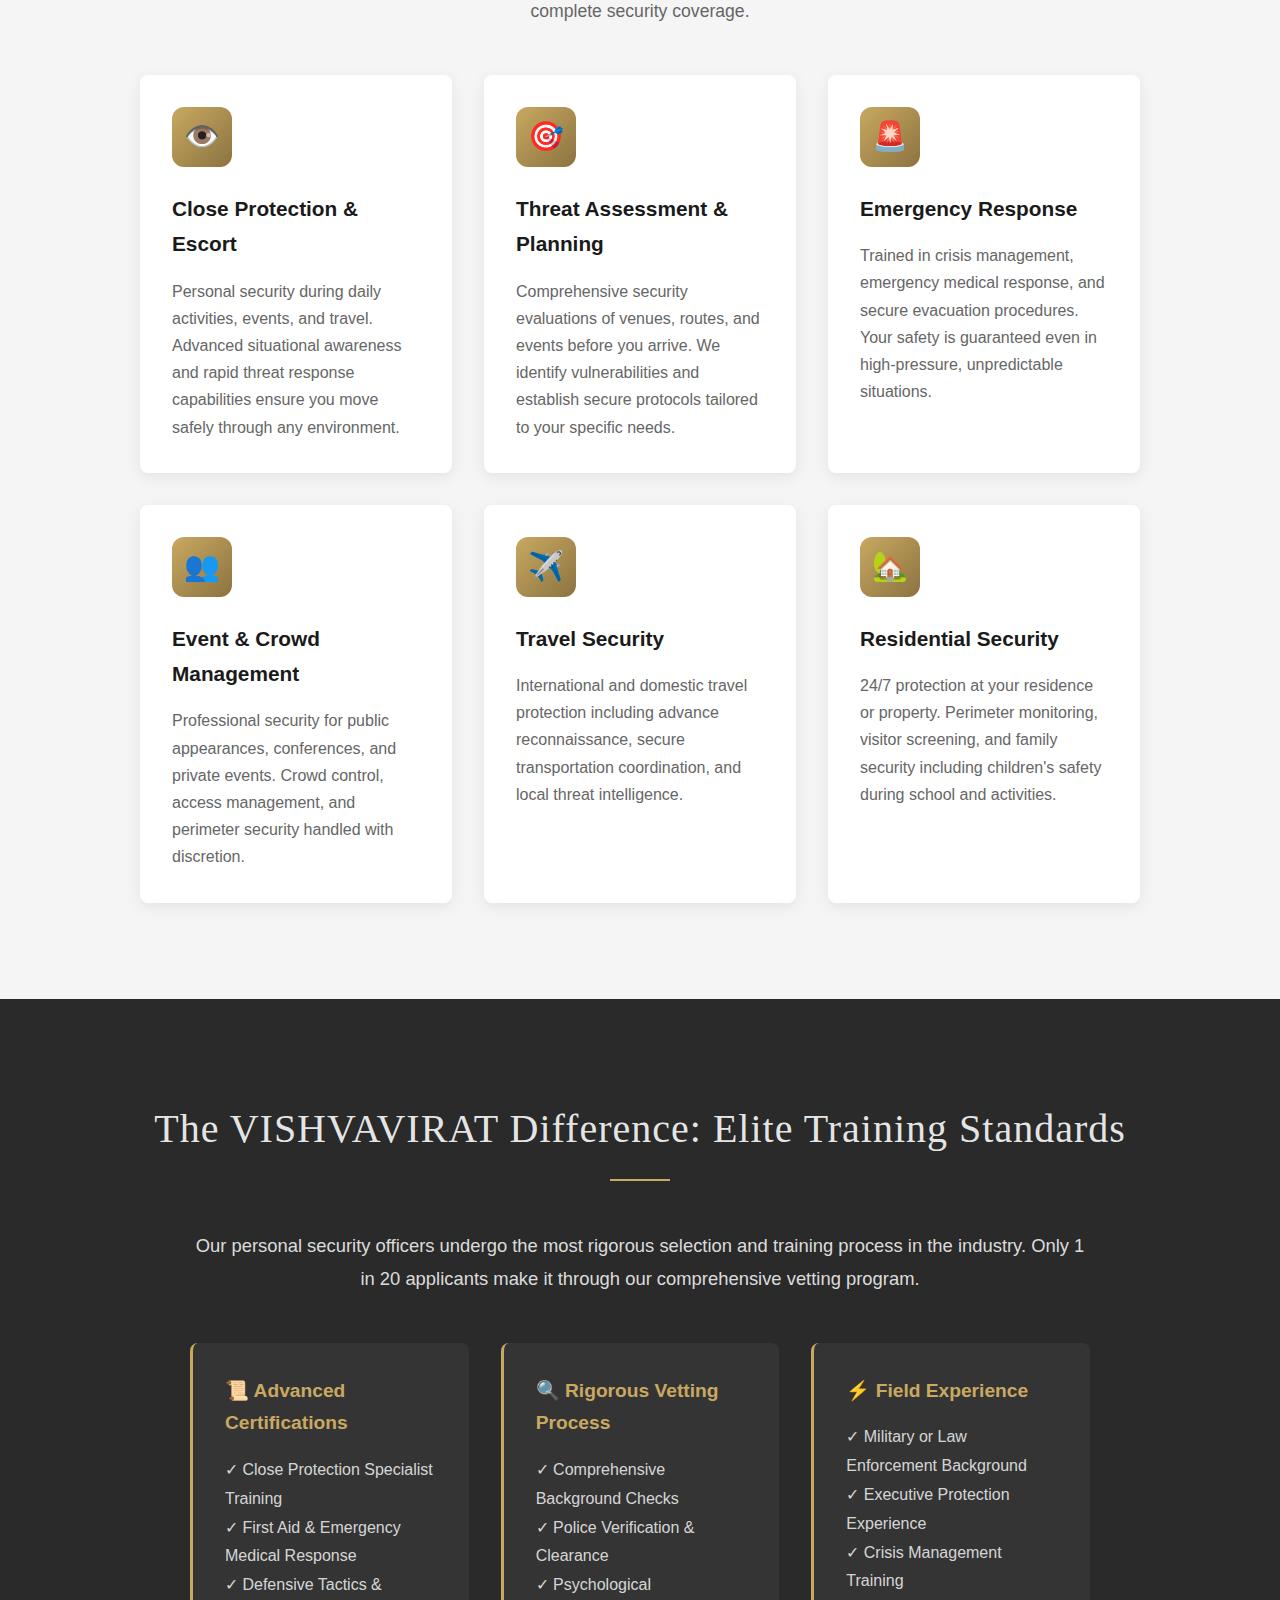
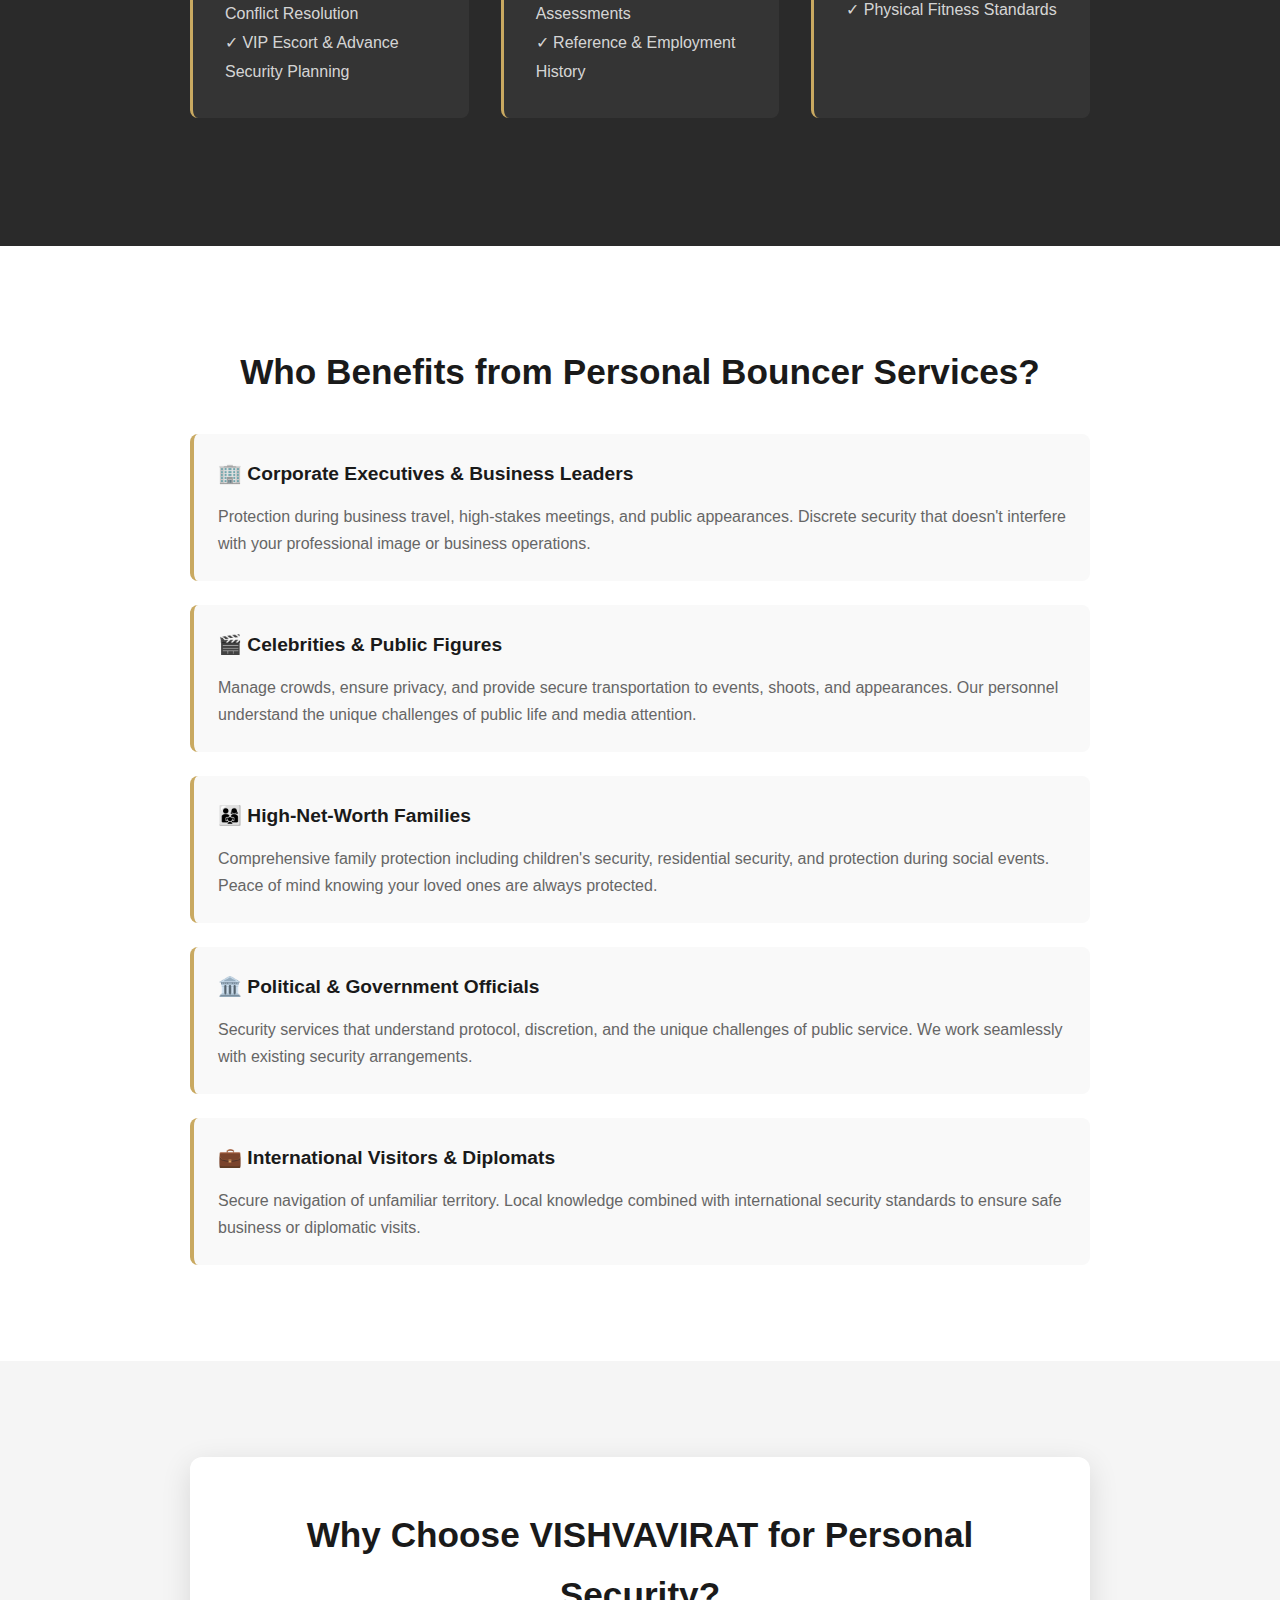
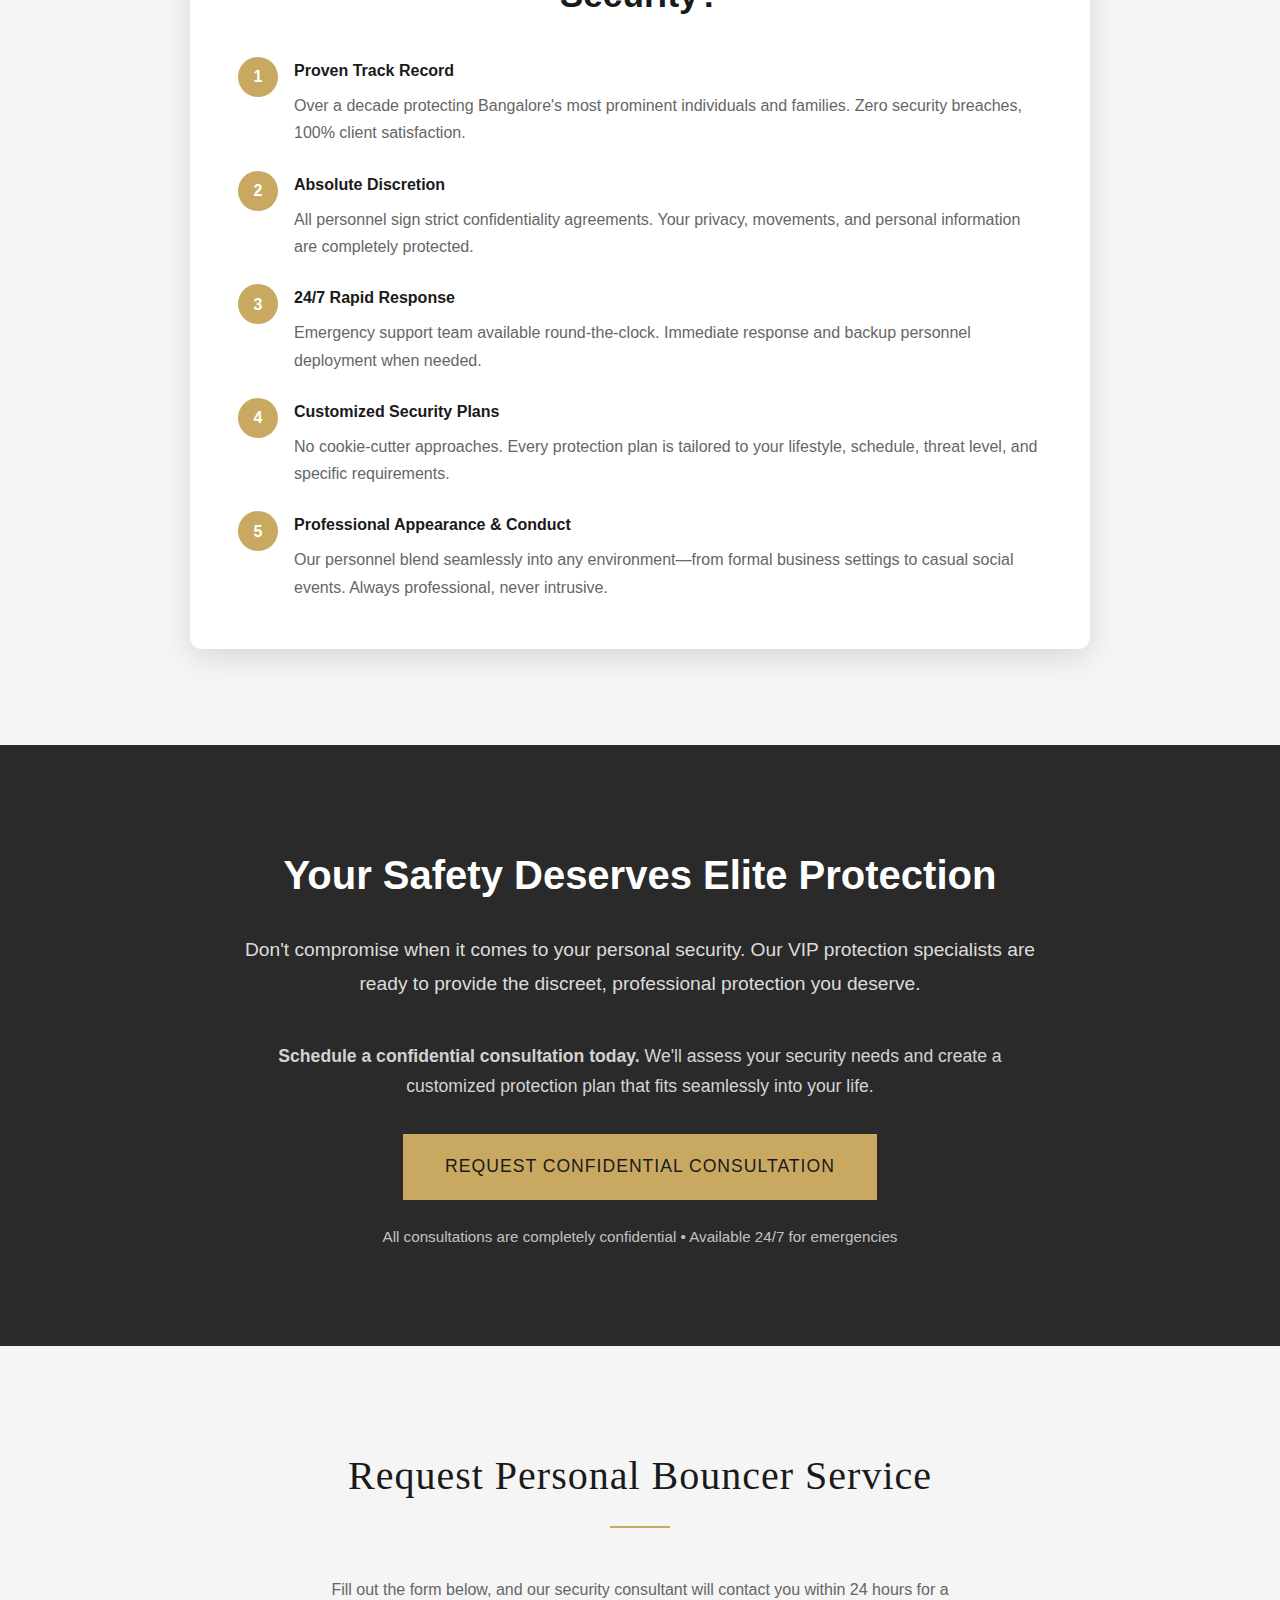
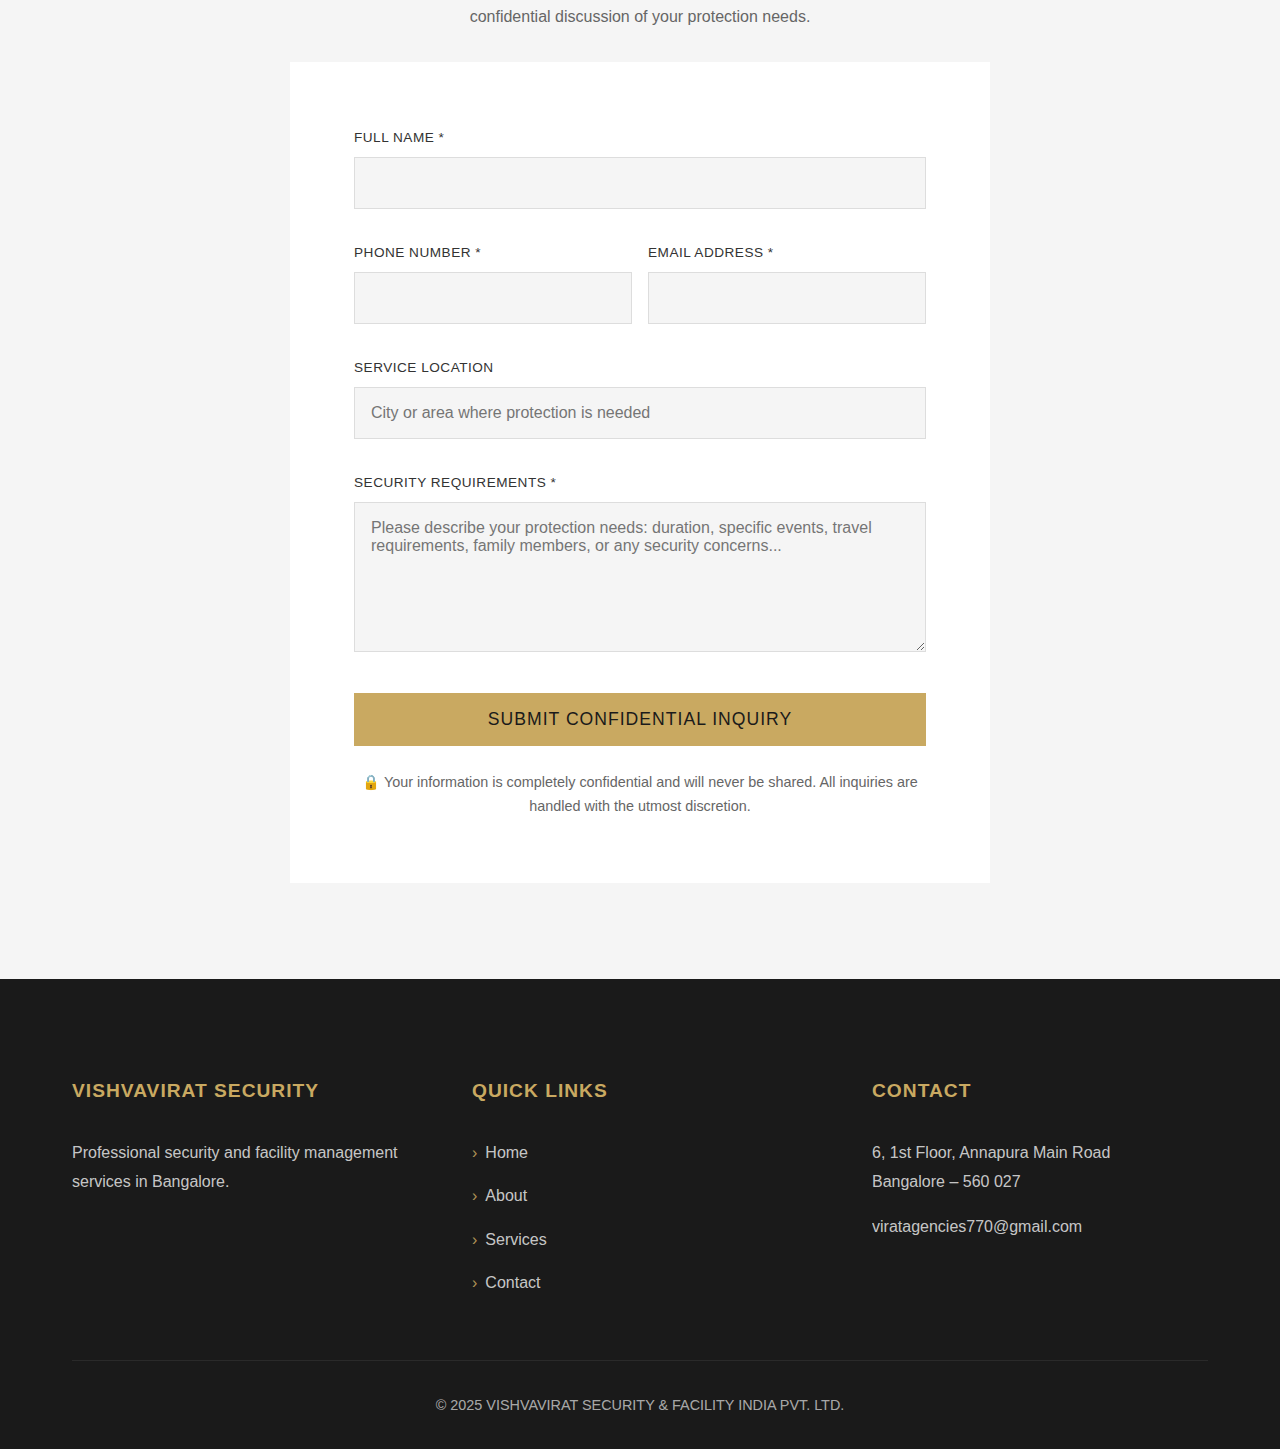
<file: services/personal-bouncer.html>
<!DOCTYPE html>
<html lang="en">
<head>
    <meta charset="UTF-8">
    <meta name="viewport" content="width=device-width, initial-scale=1.0">
    <meta name="description" content="Elite personal bouncer and VIP protection services in Bangalore. Discreet, highly trained security professionals for executives, celebrities, and high-profile individuals.">
    <title>Personal Bouncer & VIP Protection Services | VISHVAVIRAT SECURITY</title>
    <link rel="stylesheet" href="/css/style-new.css">
</head>
<body>

<header class="header">
    <nav class="navbar">
        <div class="container">
            <div class="logo">
                <a href="/">
                    <img src="/images/logo.png" alt="VISHVAVIRAT SECURITY Logo" class="logo-img">
                    <span class="logo-text"><span>VISHVAVIRAT</span> SECURITY</span>
                </a>
            </div>
            <ul class="nav-menu">
                <li><a href="/">Home</a></li>
                <li><a href="/about.html">About</a></li>
                <li class="dropdown">
                    <a href="/services.html" class="dropdown-toggle active">Services</a>
                    <ul class="dropdown-menu">
                        <li><a href="/services/personal-bouncer.html">Personal Bouncer</a></li>
                        <li><a href="/services/government-security-guard.html">Government Security Guard</a></li>
                        <li><a href="/services/driver.html">Professional Driver</a></li>
                        <li><a href="/services/housekeeping.html">Housekeeping Staff</a></li>
                        <li><a href="/services/gardener.html">Gardener Services</a></li>
                        <li><a href="/services/maid.html">Maid / Domestic Help</a></li>
                    </ul>
                </li>
                <li><a href="/industries.html">Industries</a></li>
                <li><a href="/contact.html">Contact</a></li>
                <li><a href="/contact.html" class="btn btn-primary">Get a Quote</a></li>
            </ul>
            <button class="mobile-menu-toggle"><span></span><span></span><span></span></button>
        </div>
    </nav>
</header>

<section class="section section-dark" style="padding: 4rem 0;">
    <div class="container" style="text-align: center;">
        <div style="font-size: 4rem; margin-bottom: 1rem;">🛡️</div>
        <h1 style="font-size: 3rem; margin-bottom: 1rem; color: white;">Elite Personal Bouncer & VIP Protection</h1>
        <p style="font-size: 1.2rem; opacity: 0.9; max-width: 800px; margin: 0 auto;">
            When your safety isn't negotiable. Discreet, highly-trained close protection specialists for executives, celebrities, and high-profile individuals who demand uncompromising security.
        </p>
    </div>
</section>

<section class="section">
    <div class="container">
        <div style="max-width: 900px; margin: 0 auto;">
            <h2 style="color: var(--primary-dark); margin-bottom: 1.5rem; font-size: 2.2rem;">Your Peace of Mind is Our Mission</h2>

            <p style="font-size: 1.15rem; line-height: 1.9; color: #444; margin-bottom: 1.5rem;">
                <strong>High-profile success comes with unwanted attention.</strong> Whether you're navigating crowded events, traveling internationally, or simply want to protect your family during daily routines—you need more than just security. You need a trained professional who anticipates threats before they materialize, blends seamlessly into your lifestyle, and acts decisively when it matters most.
            </p>

            <p style="font-size: 1.15rem; line-height: 1.9; color: #444; margin-bottom: 1.5rem;">
                Our Personal Bouncers aren't just guards—they're <strong>elite close protection specialists</strong> with backgrounds in military service, law enforcement, and specialized security operations. Each undergoes rigorous training in threat assessment, defensive tactics, first aid, and discrete personal security protocols.
            </p>

            <div style="background: linear-gradient(135deg, #1a1a1a, #2a2a2a); color: white; padding: 2.5rem; border-radius: 12px; margin: 2rem 0; border-left: 4px solid var(--accent-gold);">
                <h3 style="color: var(--accent-gold); margin-bottom: 1rem; font-size: 1.5rem;">What Sets Our VIP Protection Apart</h3>
                <p style="opacity: 0.95; line-height: 1.8; margin: 0;">
                    <strong>We don't just react—we prevent.</strong> Our personnel are trained in advanced threat detection, risk mitigation, and executive protection strategies used by government agencies. They maintain a professional, unobtrusive presence while ensuring your complete safety in any environment—from public appearances to private residences.
                </p>
            </div>
        </div>
    </div>
</section>

<section class="section section-light">
    <div class="container">
        <h2 class="section-title section-title-center" style="color: var(--primary-dark);">Comprehensive Protection Services</h2>
        <p style="text-align: center; max-width: 700px; margin: 0 auto 3rem; font-size: 1.1rem; color: #666;">
            Every detail matters when it comes to your safety. Our multi-layered approach ensures complete security coverage.
        </p>

        <div style="max-width: 1000px; margin: 0 auto; display: grid; grid-template-columns: repeat(auto-fit, minmax(280px, 1fr)); gap: 2rem;">
            <div style="background: white; padding: 2rem; border-radius: 8px; box-shadow: 0 4px 15px rgba(0,0,0,0.08);">
                <div style="width: 60px; height: 60px; background: linear-gradient(135deg, #c9a961, #8b7340); border-radius: 12px; display: flex; align-items: center; justify-content: center; margin-bottom: 1.5rem; font-size: 1.8rem; color: white;">👁️</div>
                <h3 style="color: var(--primary-dark); margin-bottom: 1rem; font-size: 1.3rem;">Close Protection & Escort</h3>
                <p style="color: #666; line-height: 1.7; margin: 0;">
                    Personal security during daily activities, events, and travel. Advanced situational awareness and rapid threat response capabilities ensure you move safely through any environment.
                </p>
            </div>

            <div style="background: white; padding: 2rem; border-radius: 8px; box-shadow: 0 4px 15px rgba(0,0,0,0.08);">
                <div style="width: 60px; height: 60px; background: linear-gradient(135deg, #c9a961, #8b7340); border-radius: 12px; display: flex; align-items: center; justify-content: center; margin-bottom: 1.5rem; font-size: 1.8rem; color: white;">🎯</div>
                <h3 style="color: var(--primary-dark); margin-bottom: 1rem; font-size: 1.3rem;">Threat Assessment & Planning</h3>
                <p style="color: #666; line-height: 1.7; margin: 0;">
                    Comprehensive security evaluations of venues, routes, and events before you arrive. We identify vulnerabilities and establish secure protocols tailored to your specific needs.
                </p>
            </div>

            <div style="background: white; padding: 2rem; border-radius: 8px; box-shadow: 0 4px 15px rgba(0,0,0,0.08);">
                <div style="width: 60px; height: 60px; background: linear-gradient(135deg, #c9a961, #8b7340); border-radius: 12px; display: flex; align-items: center; justify-content: center; margin-bottom: 1.5rem; font-size: 1.8rem; color: white;">🚨</div>
                <h3 style="color: var(--primary-dark); margin-bottom: 1rem; font-size: 1.3rem;">Emergency Response</h3>
                <p style="color: #666; line-height: 1.7; margin: 0;">
                    Trained in crisis management, emergency medical response, and secure evacuation procedures. Your safety is guaranteed even in high-pressure, unpredictable situations.
                </p>
            </div>

            <div style="background: white; padding: 2rem; border-radius: 8px; box-shadow: 0 4px 15px rgba(0,0,0,0.08);">
                <div style="width: 60px; height: 60px; background: linear-gradient(135deg, #c9a961, #8b7340); border-radius: 12px; display: flex; align-items: center; justify-content: center; margin-bottom: 1.5rem; font-size: 1.8rem; color: white;">👥</div>
                <h3 style="color: var(--primary-dark); margin-bottom: 1rem; font-size: 1.3rem;">Event & Crowd Management</h3>
                <p style="color: #666; line-height: 1.7; margin: 0;">
                    Professional security for public appearances, conferences, and private events. Crowd control, access management, and perimeter security handled with discretion.
                </p>
            </div>

            <div style="background: white; padding: 2rem; border-radius: 8px; box-shadow: 0 4px 15px rgba(0,0,0,0.08);">
                <div style="width: 60px; height: 60px; background: linear-gradient(135deg, #c9a961, #8b7340); border-radius: 12px; display: flex; align-items: center; justify-content: center; margin-bottom: 1.5rem; font-size: 1.8rem; color: white;">✈️</div>
                <h3 style="color: var(--primary-dark); margin-bottom: 1rem; font-size: 1.3rem;">Travel Security</h3>
                <p style="color: #666; line-height: 1.7; margin: 0;">
                    International and domestic travel protection including advance reconnaissance, secure transportation coordination, and local threat intelligence.
                </p>
            </div>

            <div style="background: white; padding: 2rem; border-radius: 8px; box-shadow: 0 4px 15px rgba(0,0,0,0.08);">
                <div style="width: 60px; height: 60px; background: linear-gradient(135deg, #c9a961, #8b7340); border-radius: 12px; display: flex; align-items: center; justify-content: center; margin-bottom: 1.5rem; font-size: 1.8rem; color: white;">🏡</div>
                <h3 style="color: var(--primary-dark); margin-bottom: 1rem; font-size: 1.3rem;">Residential Security</h3>
                <p style="color: #666; line-height: 1.7; margin: 0;">
                    24/7 protection at your residence or property. Perimeter monitoring, visitor screening, and family security including children's safety during school and activities.
                </p>
            </div>
        </div>
    </div>
</section>

<section class="section section-dark">
    <div class="container">
        <h2 class="section-title section-title-center">The VISHVAVIRAT Difference: Elite Training Standards</h2>
        <div style="max-width: 900px; margin: 2rem auto;">
            <p style="text-align: center; opacity: 0.95; font-size: 1.15rem; line-height: 1.8; margin-bottom: 3rem;">
                Our personal security officers undergo the most rigorous selection and training process in the industry. Only 1 in 20 applicants make it through our comprehensive vetting program.
            </p>

            <div style="display: grid; grid-template-columns: repeat(auto-fit, minmax(250px, 1fr)); gap: 2rem;">
                <div style="background: rgba(255,255,255,0.05); padding: 2rem; border-radius: 8px; border-left: 3px solid var(--accent-gold);">
                    <h4 style="color: var(--accent-gold); margin-bottom: 1rem; font-size: 1.2rem;">📜 Advanced Certifications</h4>
                    <ul style="list-style: none; padding: 0; opacity: 0.9; line-height: 1.8;">
                        <li>✓ Close Protection Specialist Training</li>
                        <li>✓ First Aid & Emergency Medical Response</li>
                        <li>✓ Defensive Tactics & Conflict Resolution</li>
                        <li>✓ VIP Escort & Advance Security Planning</li>
                    </ul>
                </div>

                <div style="background: rgba(255,255,255,0.05); padding: 2rem; border-radius: 8px; border-left: 3px solid var(--accent-gold);">
                    <h4 style="color: var(--accent-gold); margin-bottom: 1rem; font-size: 1.2rem;">🔍 Rigorous Vetting Process</h4>
                    <ul style="list-style: none; padding: 0; opacity: 0.9; line-height: 1.8;">
                        <li>✓ Comprehensive Background Checks</li>
                        <li>✓ Police Verification & Clearance</li>
                        <li>✓ Psychological Assessments</li>
                        <li>✓ Reference & Employment History</li>
                    </ul>
                </div>

                <div style="background: rgba(255,255,255,0.05); padding: 2rem; border-radius: 8px; border-left: 3px solid var(--accent-gold);">
                    <h4 style="color: var(--accent-gold); margin-bottom: 1rem; font-size: 1.2rem;">⚡ Field Experience</h4>
                    <ul style="list-style: none; padding: 0; opacity: 0.9; line-height: 1.8;">
                        <li>✓ Military or Law Enforcement Background</li>
                        <li>✓ Executive Protection Experience</li>
                        <li>✓ Crisis Management Training</li>
                        <li>✓ Physical Fitness Standards</li>
                    </ul>
                </div>
            </div>
        </div>
    </div>
</section>

<section class="section">
    <div class="container">
        <div style="max-width: 900px; margin: 0 auto;">
            <h2 style="color: var(--primary-dark); margin-bottom: 2rem; text-align: center; font-size: 2.2rem;">Who Benefits from Personal Bouncer Services?</h2>

            <div style="display: grid; gap: 1.5rem;">
                <div style="background: #f9f9f9; padding: 1.5rem; border-radius: 8px; border-left: 4px solid var(--accent-gold);">
                    <h3 style="color: var(--primary-dark); margin-bottom: 0.75rem; font-size: 1.2rem;">🏢 Corporate Executives & Business Leaders</h3>
                    <p style="color: #666; line-height: 1.7; margin: 0;">Protection during business travel, high-stakes meetings, and public appearances. Discrete security that doesn't interfere with your professional image or business operations.</p>
                </div>

                <div style="background: #f9f9f9; padding: 1.5rem; border-radius: 8px; border-left: 4px solid var(--accent-gold);">
                    <h3 style="color: var(--primary-dark); margin-bottom: 0.75rem; font-size: 1.2rem;">🎬 Celebrities & Public Figures</h3>
                    <p style="color: #666; line-height: 1.7; margin: 0;">Manage crowds, ensure privacy, and provide secure transportation to events, shoots, and appearances. Our personnel understand the unique challenges of public life and media attention.</p>
                </div>

                <div style="background: #f9f9f9; padding: 1.5rem; border-radius: 8px; border-left: 4px solid var(--accent-gold);">
                    <h3 style="color: var(--primary-dark); margin-bottom: 0.75rem; font-size: 1.2rem;">👨‍👩‍👧 High-Net-Worth Families</h3>
                    <p style="color: #666; line-height: 1.7; margin: 0;">Comprehensive family protection including children's security, residential security, and protection during social events. Peace of mind knowing your loved ones are always protected.</p>
                </div>

                <div style="background: #f9f9f9; padding: 1.5rem; border-radius: 8px; border-left: 4px solid var(--accent-gold);">
                    <h3 style="color: var(--primary-dark); margin-bottom: 0.75rem; font-size: 1.2rem;">🏛️ Political & Government Officials</h3>
                    <p style="color: #666; line-height: 1.7; margin: 0;">Security services that understand protocol, discretion, and the unique challenges of public service. We work seamlessly with existing security arrangements.</p>
                </div>

                <div style="background: #f9f9f9; padding: 1.5rem; border-radius: 8px; border-left: 4px solid var(--accent-gold);">
                    <h3 style="color: var(--primary-dark); margin-bottom: 0.75rem; font-size: 1.2rem;">💼 International Visitors & Diplomats</h3>
                    <p style="color: #666; line-height: 1.7; margin: 0;">Secure navigation of unfamiliar territory. Local knowledge combined with international security standards to ensure safe business or diplomatic visits.</p>
                </div>
            </div>
        </div>
    </div>
</section>

<section class="section section-light">
    <div class="container">
        <div style="background: white; padding: 3rem; border-radius: 12px; max-width: 900px; margin: 0 auto; box-shadow: 0 8px 30px rgba(0,0,0,0.12);">
            <h2 style="color: var(--primary-dark); margin-bottom: 2rem; text-align: center; font-size: 2.2rem;">Why Choose VISHVAVIRAT for Personal Security?</h2>

            <div style="display: grid; gap: 1.5rem;">
                <div style="display: flex; gap: 1rem; align-items: start;">
                    <div style="flex-shrink: 0; width: 40px; height: 40px; background: var(--accent-gold); border-radius: 50%; display: flex; align-items: center; justify-content: center; color: white; font-weight: bold;">1</div>
                    <div>
                        <h4 style="color: var(--primary-dark); margin-bottom: 0.5rem;">Proven Track Record</h4>
                        <p style="color: #666; line-height: 1.7; margin: 0;">Over a decade protecting Bangalore's most prominent individuals and families. Zero security breaches, 100% client satisfaction.</p>
                    </div>
                </div>

                <div style="display: flex; gap: 1rem; align-items: start;">
                    <div style="flex-shrink: 0; width: 40px; height: 40px; background: var(--accent-gold); border-radius: 50%; display: flex; align-items: center; justify-content: center; color: white; font-weight: bold;">2</div>
                    <div>
                        <h4 style="color: var(--primary-dark); margin-bottom: 0.5rem;">Absolute Discretion</h4>
                        <p style="color: #666; line-height: 1.7; margin: 0;">All personnel sign strict confidentiality agreements. Your privacy, movements, and personal information are completely protected.</p>
                    </div>
                </div>

                <div style="display: flex; gap: 1rem; align-items: start;">
                    <div style="flex-shrink: 0; width: 40px; height: 40px; background: var(--accent-gold); border-radius: 50%; display: flex; align-items: center; justify-content: center; color: white; font-weight: bold;">3</div>
                    <div>
                        <h4 style="color: var(--primary-dark); margin-bottom: 0.5rem;">24/7 Rapid Response</h4>
                        <p style="color: #666; line-height: 1.7; margin: 0;">Emergency support team available round-the-clock. Immediate response and backup personnel deployment when needed.</p>
                    </div>
                </div>

                <div style="display: flex; gap: 1rem; align-items: start;">
                    <div style="flex-shrink: 0; width: 40px; height: 40px; background: var(--accent-gold); border-radius: 50%; display: flex; align-items: center; justify-content: center; color: white; font-weight: bold;">4</div>
                    <div>
                        <h4 style="color: var(--primary-dark); margin-bottom: 0.5rem;">Customized Security Plans</h4>
                        <p style="color: #666; line-height: 1.7; margin: 0;">No cookie-cutter approaches. Every protection plan is tailored to your lifestyle, schedule, threat level, and specific requirements.</p>
                    </div>
                </div>

                <div style="display: flex; gap: 1rem; align-items: start;">
                    <div style="flex-shrink: 0; width: 40px; height: 40px; background: var(--accent-gold); border-radius: 50%; display: flex; align-items: center; justify-content: center; color: white; font-weight: bold;">5</div>
                    <div>
                        <h4 style="color: var(--primary-dark); margin-bottom: 0.5rem;">Professional Appearance & Conduct</h4>
                        <p style="color: #666; line-height: 1.7; margin: 0;">Our personnel blend seamlessly into any environment—from formal business settings to casual social events. Always professional, never intrusive.</p>
                    </div>
                </div>
            </div>
        </div>
    </div>
</section>

<section class="section section-dark">
    <div class="container">
        <div style="max-width: 800px; margin: 0 auto; text-align: center;">
            <h2 style="margin-bottom: 1.5rem; font-size: 2.5rem; color: white;">Your Safety Deserves Elite Protection</h2>
            <p style="font-size: 1.2rem; opacity: 0.95; line-height: 1.8; margin-bottom: 2.5rem;">
                Don't compromise when it comes to your personal security. Our VIP protection specialists are ready to provide the discreet, professional protection you deserve.
            </p>
            <p style="font-size: 1.1rem; opacity: 0.9; margin-bottom: 2rem;">
                <strong>Schedule a confidential consultation today.</strong> We'll assess your security needs and create a customized protection plan that fits seamlessly into your life.
            </p>
            <a href="#request-service" class="btn btn-primary" style="font-size: 1.1rem; padding: 1rem 2.5rem;">Request Confidential Consultation</a>
            <p style="margin-top: 1.5rem; opacity: 0.8; font-size: 0.95rem;">
                All consultations are completely confidential • Available 24/7 for emergencies
            </p>
        </div>
    </div>
</section>

<section class="section contact-section" id="request-service">
    <div class="container">
        <h2 class="section-title section-title-center" style="color: var(--primary-dark);">Request Personal Bouncer Service</h2>
        <p style="text-align: center; max-width: 700px; margin: 0 auto 2rem; color: #666;">
            Fill out the form below, and our security consultant will contact you within 24 hours for a confidential discussion of your protection needs.
        </p>
        <div style="max-width: 700px; margin: 0 auto;">
            <div class="contact-form">
                <form id="serviceInquiryForm" method="POST">
                    <div class="form-alert"></div>
                    <input type="hidden" name="service" value="Personal Bouncer">

                    <div class="form-group">
                        <label for="name">Full Name *</label>
                        <input type="text" id="name" name="name" required>
                    </div>

                    <div style="display: grid; grid-template-columns: 1fr 1fr; gap: 1rem;">
                        <div class="form-group">
                            <label for="phone">Phone Number *</label>
                            <input type="tel" id="phone" name="phone" required>
                        </div>
                        <div class="form-group">
                            <label for="email">Email Address *</label>
                            <input type="email" id="email" name="email" required>
                        </div>
                    </div>

                    <div class="form-group">
                        <label for="location">Service Location</label>
                        <input type="text" id="location" name="location" placeholder="City or area where protection is needed">
                    </div>

                    <div class="form-group">
                        <label for="message">Security Requirements *</label>
                        <textarea id="message" name="message" rows="5" required placeholder="Please describe your protection needs: duration, specific events, travel requirements, family members, or any security concerns..."></textarea>
                    </div>

                    <button type="submit" class="btn btn-primary" style="width: 100%; font-size: 1.1rem;">Submit Confidential Inquiry</button>

                    <p style="margin-top: 1.5rem; font-size: 0.9rem; color: #666; text-align: center;">
                        🔒 Your information is completely confidential and will never be shared. All inquiries are handled with the utmost discretion.
                    </p>
                </form>
            </div>
        </div>
    </div>
</section>

<footer class="footer">
    <div class="container">
        <div class="footer-content">
            <div class="footer-section">
                <h3>VISHVAVIRAT SECURITY</h3>
                <p>Professional security and facility management services in Bangalore.</p>
            </div>
            <div class="footer-section">
                <h3>Quick Links</h3>
                <div class="footer-links">
                    <a href="/">Home</a>
                    <a href="/about.html">About</a>
                    <a href="/services.html">Services</a>
                    <a href="/contact.html">Contact</a>
                </div>
            </div>
            <div class="footer-section">
                <h3>Contact</h3>
                <p>6, 1st Floor, Annapura Main Road<br>Bangalore – 560 027</p>
                <p style="margin-top: 1rem;">viratagencies770@gmail.com</p>
            </div>
        </div>
        <div class="footer-bottom">
            <p>&copy; 2025 VISHVAVIRAT SECURITY & FACILITY INDIA PVT. LTD.</p>
        </div>
    </div>
</footer>

<script src="/js/main-new.js"></script>
</body>
</html>
</file>
<file: css/style-new.css>
/*
==================================================
VISHVAVIRAT SECURITY & FACILITY INDIA PVT. LTD.
Updated Stylesheet - Matching American Guard Services Style
==================================================
*/

/* ============================================
   CSS VARIABLES - UPDATED DESIGN SYSTEM
   ============================================ */
:root {
    /* Updated Colors - Darker, More Professional */
    --primary-dark: #1a1a1a;         /* Almost Black - Header/Footer */
    --secondary-dark: #2a2a2a;       /* Dark Gray - Sections */
    --accent-gold: #c9a961;          /* Gold - Luxury Feel */
    --accent-blue: #1e3a8a;          /* Navy Blue - Trust */
    --white: #ffffff;
    --light-gray: #f5f5f5;
    --text-light: rgba(255, 255, 255, 0.9);
    --text-dark: #333333;

    /* Typography */
    --font-primary: 'Segoe UI', 'Roboto', 'Helvetica Neue', Arial, sans-serif;
    --font-heading: 'Georgia', 'Times New Roman', serif;

    /* Spacing */
    --spacing-xs: 0.5rem;
    --spacing-sm: 1rem;
    --spacing-md: 2rem;
    --spacing-lg: 3rem;
    --spacing-xl: 4rem;
    --spacing-xxl: 6rem;

    /* Border Radius */
    --radius-sm: 0;
    --radius-md: 0;

    /* Shadows */
    --shadow-md: 0 4px 20px rgba(0, 0, 0, 0.15);
    --shadow-lg: 0 10px 40px rgba(0, 0, 0, 0.2);

    /* Transitions */
    --transition: 0.3s ease;

    /* Container Width */
    --container-width: 1200px;
}

/* ============================================
   RESET & BASE STYLES
   ============================================ */
* {
    margin: 0;
    padding: 0;
    box-sizing: border-box;
}

html {
    scroll-behavior: smooth;
    font-size: 16px;
}

body {
    font-family: var(--font-primary);
    line-height: 1.7;
    color: var(--text-dark);
    background-color: var(--white);
    overflow-x: hidden;
}

img {
    max-width: 100%;
    height: auto;
    display: block;
}

a {
    text-decoration: none;
    color: inherit;
    transition: var(--transition);
}

ul, ol {
    list-style: none;
}

button {
    border: none;
    background: none;
    cursor: pointer;
    font-family: inherit;
}

/* ============================================
   UTILITY CLASSES
   ============================================ */
.container {
    max-width: var(--container-width);
    margin: 0 auto;
    padding: 0 var(--spacing-md);
}

.section {
    padding: var(--spacing-xxl) 0;
}

.section-dark {
    background: var(--secondary-dark);
    color: var(--text-light);
}

.section-light {
    background: var(--light-gray);
}

.section-title {
    font-family: var(--font-heading);
    font-size: 2.5rem;
    font-weight: 400;
    margin-bottom: var(--spacing-sm);
    letter-spacing: 1px;
}

.section-title-center {
    text-align: center;
    margin-bottom: var(--spacing-lg);
}

.section-title-center::after {
    content: '';
    display: block;
    width: 60px;
    height: 2px;
    background: var(--accent-gold);
    margin: var(--spacing-sm) auto 0;
}

.btn {
    display: inline-block;
    padding: 0.875rem 2.5rem;
    font-weight: 500;
    text-align: center;
    transition: var(--transition);
    cursor: pointer;
    border: 2px solid transparent;
    text-transform: uppercase;
    letter-spacing: 1px;
    font-size: 0.9rem;
    white-space: nowrap;
}

.btn-primary {
    background: var(--accent-gold);
    color: var(--primary-dark);
}

.btn-primary:hover {
    background: transparent;
    border-color: var(--accent-gold);
    color: var(--accent-gold);
}

.btn-outline-light {
    background: transparent;
    border: 2px solid var(--white);
    color: var(--white);
}

.btn-outline-light:hover {
    background: var(--white);
    color: var(--primary-dark);
}

.btn-dark {
    background: var(--primary-dark);
    color: var(--white);
}

.btn-dark:hover {
    background: var(--secondary-dark);
}

/* ============================================
   HEADER & NAVIGATION
   ============================================ */
.header {
    background: var(--primary-dark);
    position: sticky;
    top: 0;
    z-index: 1000;
    box-shadow: 0 2px 10px rgba(0, 0, 0, 0.3);
}

.navbar {
    padding: 1rem 0;
}

.navbar .container {
    display: flex;
    justify-content: space-between;
    align-items: center;
}

.logo {
    font-size: 1.5rem;
    font-weight: 700;
    color: var(--white);
    letter-spacing: 2px;
}

.logo a {
    display: flex;
    align-items: center;
    gap: 1rem;
}

.logo-img {
    height: 55px;
    width: auto;
    display: block;
    object-fit: contain;
}

.logo-text {
    color: var(--accent-gold);
    display: flex;
    flex-direction: column;
    line-height: 1.2;
    align-items: center;
}

.logo-main {
    font-size: 1.3rem;
    font-weight: 700;
    letter-spacing: 2.5px;
    color: var(--accent-gold);
    text-align: center;
}

.logo-sub {
    font-size: 0.7rem;
    font-weight: 500;
    letter-spacing: 1.2px;
    color: var(--accent-gold);
    opacity: 0.9;
    margin-top: 3px;
    text-align: center;
}

.nav-menu {
    display: flex;
    gap: var(--spacing-lg);
    align-items: center;
}

.nav-menu > li > a {
    color: var(--text-light);
    font-weight: 400;
    padding: 0.5rem 0;
    position: relative;
    text-transform: uppercase;
    font-size: 0.9rem;
    letter-spacing: 0.5px;
}

.nav-menu > li > a:hover,
.nav-menu > li > a.active {
    color: var(--accent-gold);
}

.nav-menu > li > a::after {
    content: '';
    position: absolute;
    bottom: 0;
    left: 0;
    width: 0;
    height: 2px;
    background: var(--accent-gold);
    transition: var(--transition);
}

.nav-menu > li > a:hover::after {
    width: 100%;
}

/* Dropdown Menu */
.dropdown {
    position: relative;
}

.dropdown-toggle::after {
    content: '\25BC';
    font-size: 0.6rem;
    margin-left: 0.5rem;
}

.dropdown-menu {
    position: absolute;
    top: 100%;
    left: 0;
    background: var(--secondary-dark);
    min-width: 250px;
    opacity: 0;
    visibility: hidden;
    transform: translateY(-10px);
    transition: var(--transition);
    margin-top: 1rem;
}

.dropdown:hover .dropdown-menu {
    opacity: 1;
    visibility: visible;
    transform: translateY(0);
}

.dropdown-menu li {
    border-bottom: 1px solid rgba(255, 255, 255, 0.1);
}

.dropdown-menu li:last-child {
    border-bottom: none;
}

.dropdown-menu a {
    padding: var(--spacing-sm) var(--spacing-md);
    display: block;
    color: var(--text-light);
    transition: var(--transition);
}

.dropdown-menu a:hover {
    background: var(--primary-dark);
    color: var(--accent-gold);
    padding-left: 1.5rem;
}

/* Mobile Menu Toggle */
.mobile-menu-toggle {
    display: none;
    flex-direction: column;
    gap: 5px;
    padding: var(--spacing-xs);
}

.mobile-menu-toggle span {
    width: 25px;
    height: 3px;
    background: var(--white);
    border-radius: 2px;
    transition: var(--transition);
}

/* ============================================
   HERO SLIDER
   ============================================ */
.hero-slider {
    position: relative;
    height: 600px;
    overflow: hidden;
}

.hero-slide {
    position: absolute;
    top: 0;
    left: 0;
    width: 100%;
    height: 100%;
    opacity: 0;
    transition: opacity 1s ease;
}

.hero-slide.active {
    opacity: 1;
}

.hero-slide-bg {
    width: 100%;
    height: 100%;
    object-fit: cover;
    object-position: center 20%;
    filter: brightness(0.6);
}

.hero-slide-content {
    position: absolute;
    top: 50%;
    left: 50%;
    transform: translate(-50%, -50%);
    text-align: center;
    color: var(--white);
    z-index: 10;
    width: 90%;
    max-width: 800px;
}

.hero-slide-content h1 {
    font-size: 3.5rem;
    font-weight: 300;
    margin-bottom: var(--spacing-md);
    line-height: 1.2;
    text-shadow: 2px 2px 10px rgba(0, 0, 0, 0.5);
    letter-spacing: 2px;
}

.hero-slide-content p {
    font-size: 1.3rem;
    margin-bottom: var(--spacing-lg);
    opacity: 0.95;
}

.hero-slide-content .hero-buttons {
    display: flex;
    gap: var(--spacing-md);
    justify-content: center;
    flex-wrap: wrap;
}

/* Slider Controls */
.slider-controls {
    position: absolute;
    bottom: 30px;
    left: 50%;
    transform: translateX(-50%);
    display: flex;
    gap: 10px;
    z-index: 20;
}

.slider-dot {
    width: 12px;
    height: 12px;
    border-radius: 50%;
    background: rgba(255, 255, 255, 0.5);
    cursor: pointer;
    transition: var(--transition);
}

.slider-dot.active {
    background: var(--accent-gold);
    transform: scale(1.2);
}

/* Slider Navigation Arrows */
.slider-arrow {
    position: absolute;
    top: 50%;
    transform: translateY(-50%);
    background: rgba(0, 0, 0, 0.5);
    border: 2px solid rgba(255, 255, 255, 0.3);
    color: var(--white);
    width: 50px;
    height: 50px;
    border-radius: 50%;
    display: flex;
    align-items: center;
    justify-content: center;
    cursor: pointer;
    transition: all 0.3s ease;
    z-index: 20;
    backdrop-filter: blur(10px);
}

.slider-arrow:hover {
    background: rgba(201, 169, 97, 0.9);
    border-color: var(--accent-gold);
    transform: translateY(-50%) scale(1.1);
}

.slider-arrow-prev {
    left: 30px;
}

.slider-arrow-next {
    right: 30px;
}

.slider-arrow svg {
    width: 24px;
    height: 24px;
}

/* ============================================
   SERVICES GRID
   ============================================ */
.services-grid {
    display: grid;
    grid-template-columns: repeat(auto-fit, minmax(350px, 1fr));
    gap: var(--spacing-lg);
}

.service-card {
    background: var(--white);
    overflow: hidden;
    transition: var(--transition);
    position: relative;
}

.service-card:hover {
    transform: translateY(-10px);
    box-shadow: var(--shadow-lg);
}

.service-card-image {
    height: 280px;
    overflow: hidden;
    position: relative;
}

.service-card-image img {
    width: 100%;
    height: 100%;
    object-fit: cover;
    object-position: center 20%;
    transition: transform 0.5s ease;
}

.service-card:hover .service-card-image img {
    transform: scale(1.1);
}

.service-card-overlay {
    position: absolute;
    top: 0;
    left: 0;
    width: 100%;
    height: 100%;
    background: linear-gradient(to bottom, transparent 50%, rgba(0,0,0,0.8) 100%);
}

.service-card-content {
    padding: var(--spacing-lg);
    background: var(--white);
}

.service-card h3 {
    font-size: 1.5rem;
    margin-bottom: var(--spacing-sm);
    color: var(--primary-dark);
    font-weight: 400;
}

.service-card p {
    color: #666;
    margin-bottom: var(--spacing-md);
    line-height: 1.7;
}

/* ============================================
   ABOUT SECTION
   ============================================ */
.about-section {
    background: var(--light-gray);
}

.about-content {
    display: grid;
    grid-template-columns: 1fr 1fr;
    gap: var(--spacing-xl);
    align-items: center;
}

.about-image {
    position: relative;
}

.about-image img {
    width: 100%;
    box-shadow: var(--shadow-md);
}

.about-text h2 {
    font-size: 2.5rem;
    margin-bottom: var(--spacing-md);
    color: var(--primary-dark);
    font-weight: 300;
}

.about-text p {
    margin-bottom: var(--spacing-md);
    color: #555;
    line-height: 1.8;
}

.about-features {
    margin-top: var(--spacing-lg);
}

.about-feature {
    display: flex;
    gap: var(--spacing-sm);
    margin-bottom: var(--spacing-sm);
    align-items: flex-start;
}

.about-feature-icon {
    color: var(--accent-gold);
    font-size: 1.5rem;
    flex-shrink: 0;
}

.about-feature-text h4 {
    font-weight: 600;
    margin-bottom: 0.25rem;
    color: var(--primary-dark);
}

.about-feature-text p {
    margin: 0;
    font-size: 0.95rem;
}

/* ============================================
   STATS SECTION
   ============================================ */
.stats-section {
    background: var(--primary-dark);
    color: var(--white);
    padding: var(--spacing-xl) 0;
}

.stats-grid {
    display: grid;
    grid-template-columns: repeat(auto-fit, minmax(200px, 1fr));
    gap: var(--spacing-lg);
    text-align: center;
}

.stat-item {
    padding: var(--spacing-md);
}

.stat-number {
    font-size: 3rem;
    font-weight: 700;
    color: var(--accent-gold);
    margin-bottom: 0.5rem;
}

.stat-label {
    font-size: 1.1rem;
    text-transform: uppercase;
    letter-spacing: 1px;
    opacity: 0.9;
}

/* ============================================
   CONTACT SECTION
   ============================================ */
.contact-section {
    background: var(--light-gray);
}

.contact-wrapper {
    display: grid;
    grid-template-columns: 1fr 1.5fr;
    gap: var(--spacing-xl);
}

.contact-info {
    background: var(--primary-dark);
    color: var(--white);
    padding: var(--spacing-xl);
}

.contact-info h3 {
    font-size: 2rem;
    margin-bottom: var(--spacing-lg);
    color: var(--accent-gold);
}

.contact-info-item {
    margin-bottom: var(--spacing-lg);
}

.contact-info-item h4 {
    color: var(--accent-gold);
    margin-bottom: var(--spacing-xs);
    font-size: 1.1rem;
    text-transform: uppercase;
    letter-spacing: 1px;
}

.contact-info-item p {
    opacity: 0.9;
    line-height: 1.8;
}

.contact-form {
    background: var(--white);
    padding: var(--spacing-xl);
}

.form-group {
    margin-bottom: var(--spacing-md);
}

.form-group label {
    display: block;
    margin-bottom: var(--spacing-xs);
    color: var(--text-dark);
    font-weight: 500;
    text-transform: uppercase;
    font-size: 0.85rem;
    letter-spacing: 0.5px;
}

.form-group input,
.form-group select,
.form-group textarea {
    width: 100%;
    padding: 1rem;
    border: 1px solid #ddd;
    font-family: inherit;
    font-size: 1rem;
    transition: var(--transition);
    background: var(--light-gray);
}

.form-group input:focus,
.form-group select:focus,
.form-group textarea:focus {
    outline: none;
    border-color: var(--accent-gold);
    background: var(--white);
}

.form-group textarea {
    resize: vertical;
    min-height: 150px;
}

.form-alert {
    padding: var(--spacing-sm);
    margin-bottom: var(--spacing-md);
    display: none;
}

.form-alert.success {
    background: #d4edda;
    color: #155724;
    border: 1px solid #c3e6cb;
}

.form-alert.error {
    background: #f8d7da;
    color: #721c24;
    border: 1px solid #f5c6cb;
}

/* ============================================
   FOOTER
   ============================================ */
.footer {
    background: var(--primary-dark);
    color: var(--text-light);
    padding: var(--spacing-xxl) 0 var(--spacing-md);
}

.footer-content {
    display: grid;
    grid-template-columns: repeat(auto-fit, minmax(250px, 1fr));
    gap: var(--spacing-xl);
    margin-bottom: var(--spacing-xl);
}

.footer-section h3 {
    color: var(--accent-gold);
    margin-bottom: var(--spacing-md);
    font-size: 1.2rem;
    text-transform: uppercase;
    letter-spacing: 1px;
}

.footer-section p {
    opacity: 0.85;
    line-height: 1.8;
}

.footer-links {
    display: flex;
    flex-direction: column;
    gap: var(--spacing-sm);
}

.footer-links a {
    opacity: 0.85;
    transition: var(--transition);
    position: relative;
    padding-left: 0;
}

.footer-links a::before {
    content: '›';
    margin-right: 0.5rem;
    color: var(--accent-gold);
}

.footer-links a:hover {
    opacity: 1;
    color: var(--accent-gold);
    padding-left: 5px;
}

.footer-bottom {
    border-top: 1px solid rgba(255, 255, 255, 0.1);
    padding-top: var(--spacing-md);
    text-align: center;
    opacity: 0.7;
    font-size: 0.9rem;
}

/* ============================================
   RESPONSIVE DESIGN - TABLET
   ============================================ */
@media (max-width: 992px) {
    .hero-slide-content h1 {
        font-size: 2.5rem;
    }

    .about-content {
        grid-template-columns: 1fr;
    }

    .contact-wrapper {
        grid-template-columns: 1fr;
    }

    .section-title {
        font-size: 2rem;
    }
}

/* ============================================
   RESPONSIVE DESIGN - MOBILE
   ============================================ */
@media (max-width: 768px) {
    .logo-img {
        height: 40px;
    }

    .logo {
        font-size: 1rem;
    }

    .logo a {
        gap: 0.75rem;
    }

    .logo-main {
        font-size: 0.95rem;
        letter-spacing: 1.2px;
    }

    .logo-sub {
        font-size: 0.55rem;
        letter-spacing: 0.8px;
    }

    .mobile-menu-toggle {
        display: flex;
    }

    .nav-menu {
        position: absolute;
        top: 100%;
        left: 0;
        right: 0;
        background: var(--secondary-dark);
        flex-direction: column;
        box-shadow: var(--shadow-lg);
        max-height: 0;
        overflow: hidden;
        transition: var(--transition);
    }

    .nav-menu.active {
        max-height: 500px;
        padding: var(--spacing-md) 0;
    }

    .dropdown-menu {
        position: static;
        opacity: 1;
        visibility: visible;
        transform: none;
        box-shadow: none;
        background: var(--primary-dark);
        max-height: 0;
        overflow: hidden;
    }

    .dropdown.active .dropdown-menu {
        max-height: 400px;
        margin-top: var(--spacing-sm);
    }

    .hero-slider {
        height: 400px;
    }

    .slider-arrow {
        width: 40px;
        height: 40px;
    }

    .slider-arrow-prev {
        left: 10px;
    }

    .slider-arrow-next {
        right: 10px;
    }

    .slider-arrow svg {
        width: 20px;
        height: 20px;
    }

    .hero-slide-content h1 {
        font-size: 1.8rem;
    }

    .hero-slide-content p {
        font-size: 1rem;
    }

    .hero-slide-content .hero-buttons {
        flex-direction: column;
    }

    .services-grid {
        grid-template-columns: 1fr;
    }

    .stats-grid {
        grid-template-columns: 1fr 1fr;
    }
}

/* ============================================
   ANIMATIONS
   ============================================ */
@keyframes fadeInUp {
    from {
        opacity: 0;
        transform: translateY(30px);
    }
    to {
        opacity: 1;
        transform: translateY(0);
    }
}

.fade-in-up {
    animation: fadeInUp 0.6s ease-out;
}

/* ============================================
   ACCESSIBILITY
   ============================================ */
.sr-only {
    position: absolute;
    width: 1px;
    height: 1px;
    padding: 0;
    margin: -1px;
    overflow: hidden;
    clip: rect(0, 0, 0, 0);
    white-space: nowrap;
    border-width: 0;
}

:focus-visible {
    outline: 2px solid var(--accent-gold);
    outline-offset: 2px;
}
</file>
<file: css/style.css>
/*
==================================================
VISHVAVIRAT SECURITY & FACILITY INDIA PVT. LTD.
Main Stylesheet - Production Ready
==================================================
*/

/* ============================================
   CSS VARIABLES - DESIGN SYSTEM
   ============================================ */
:root {
    /* Brand Colors */
    --primary-color: #1a365d;        /* Deep Navy Blue - Trust & Authority */
    --secondary-color: #2c5282;      /* Medium Blue */
    --accent-color: #d69e2e;         /* Gold - Premium Feel */
    --success-color: #38a169;        /* Green for Success States */
    --danger-color: #e53e3e;         /* Red for Alerts */

    /* Neutral Colors */
    --dark: #1a202c;
    --gray-dark: #2d3748;
    --gray-medium: #4a5568;
    --gray-light: #cbd5e0;
    --gray-lighter: #e2e8f0;
    --white: #ffffff;

    /* Typography */
    --font-primary: 'Segoe UI', Tahoma, Geneva, Verdana, sans-serif;
    --font-heading: 'Georgia', serif;

    /* Spacing */
    --spacing-xs: 0.5rem;
    --spacing-sm: 1rem;
    --spacing-md: 1.5rem;
    --spacing-lg: 2rem;
    --spacing-xl: 3rem;
    --spacing-xxl: 4rem;

    /* Border Radius */
    --radius-sm: 4px;
    --radius-md: 8px;
    --radius-lg: 12px;

    /* Shadows */
    --shadow-sm: 0 1px 3px rgba(0, 0, 0, 0.12);
    --shadow-md: 0 4px 6px rgba(0, 0, 0, 0.1);
    --shadow-lg: 0 10px 25px rgba(0, 0, 0, 0.15);

    /* Transitions */
    --transition-fast: 0.2s ease;
    --transition-normal: 0.3s ease;

    /* Container Width */
    --container-width: 1200px;
}

/* ============================================
   RESET & BASE STYLES
   ============================================ */
* {
    margin: 0;
    padding: 0;
    box-sizing: border-box;
}

html {
    scroll-behavior: smooth;
    font-size: 16px;
}

body {
    font-family: var(--font-primary);
    line-height: 1.6;
    color: var(--dark);
    background-color: var(--white);
    overflow-x: hidden;
}

img {
    max-width: 100%;
    height: auto;
    display: block;
}

a {
    text-decoration: none;
    color: inherit;
    transition: var(--transition-fast);
}

ul, ol {
    list-style: none;
}

button {
    border: none;
    background: none;
    cursor: pointer;
    font-family: inherit;
}

/* ============================================
   UTILITY CLASSES
   ============================================ */
.container {
    max-width: var(--container-width);
    margin: 0 auto;
    padding: 0 var(--spacing-md);
}

.section {
    padding: var(--spacing-xxl) 0;
}

.section-title {
    font-family: var(--font-heading);
    font-size: 2.5rem;
    color: var(--primary-color);
    margin-bottom: var(--spacing-md);
    text-align: center;
    position: relative;
}

.section-title::after {
    content: '';
    display: block;
    width: 80px;
    height: 4px;
    background: var(--accent-color);
    margin: var(--spacing-sm) auto 0;
}

.section-subtitle {
    text-align: center;
    color: var(--gray-medium);
    font-size: 1.1rem;
    max-width: 700px;
    margin: 0 auto var(--spacing-xl);
}

.btn {
    display: inline-block;
    padding: 0.875rem 2rem;
    border-radius: var(--radius-md);
    font-weight: 600;
    text-align: center;
    transition: var(--transition-normal);
    cursor: pointer;
    border: 2px solid transparent;
}

.btn-primary {
    background: var(--primary-color);
    color: var(--white);
}

.btn-primary:hover {
    background: var(--secondary-color);
    transform: translateY(-2px);
    box-shadow: var(--shadow-md);
}

.btn-accent {
    background: var(--accent-color);
    color: var(--dark);
}

.btn-accent:hover {
    background: #b7791f;
    transform: translateY(-2px);
    box-shadow: var(--shadow-md);
}

.btn-outline {
    background: transparent;
    border-color: var(--primary-color);
    color: var(--primary-color);
}

.btn-outline:hover {
    background: var(--primary-color);
    color: var(--white);
}

/* ============================================
   HEADER & NAVIGATION
   ============================================ */
.header {
    background: var(--white);
    box-shadow: var(--shadow-sm);
    position: sticky;
    top: 0;
    z-index: 1000;
}

.topbar {
    background: var(--primary-color);
    color: var(--white);
    padding: var(--spacing-xs) 0;
    font-size: 0.875rem;
}

.topbar .container {
    display: flex;
    justify-content: space-between;
    align-items: center;
}

.topbar-info {
    display: flex;
    gap: var(--spacing-lg);
}

.topbar-info a {
    color: var(--white);
}

.topbar-info a:hover {
    color: var(--accent-color);
}

.navbar {
    padding: var(--spacing-sm) 0;
}

.navbar .container {
    display: flex;
    justify-content: space-between;
    align-items: center;
}

.logo {
    font-size: 1.5rem;
    font-weight: 700;
    color: var(--primary-color);
}

.logo span {
    color: var(--accent-color);
}

.nav-menu {
    display: flex;
    gap: var(--spacing-lg);
    align-items: center;
}

.nav-menu > li {
    position: relative;
}

.nav-menu > li > a {
    color: var(--dark);
    font-weight: 500;
    padding: var(--spacing-xs) var(--spacing-sm);
    display: block;
}

.nav-menu > li > a:hover {
    color: var(--primary-color);
}

/* Dropdown Menu */
.dropdown {
    position: relative;
}

.dropdown-toggle::after {
    content: '\25BC';
    font-size: 0.7rem;
    margin-left: 0.5rem;
}

.dropdown-menu {
    position: absolute;
    top: 100%;
    left: 0;
    background: var(--white);
    box-shadow: var(--shadow-lg);
    min-width: 250px;
    opacity: 0;
    visibility: hidden;
    transform: translateY(-10px);
    transition: var(--transition-normal);
    border-radius: var(--radius-md);
    overflow: hidden;
}

.dropdown:hover .dropdown-menu {
    opacity: 1;
    visibility: visible;
    transform: translateY(0);
}

.dropdown-menu li {
    border-bottom: 1px solid var(--gray-lighter);
}

.dropdown-menu li:last-child {
    border-bottom: none;
}

.dropdown-menu a {
    padding: var(--spacing-sm);
    display: block;
    transition: var(--transition-fast);
}

.dropdown-menu a:hover {
    background: var(--primary-color);
    color: var(--white);
}

/* Mobile Menu Toggle */
.mobile-menu-toggle {
    display: none;
    flex-direction: column;
    gap: 5px;
    padding: var(--spacing-xs);
}

.mobile-menu-toggle span {
    width: 25px;
    height: 3px;
    background: var(--primary-color);
    border-radius: 2px;
    transition: var(--transition-fast);
}

/* ============================================
   HERO SECTION
   ============================================ */
.hero {
    position: relative;
    background: linear-gradient(135deg, var(--primary-color) 0%, var(--secondary-color) 100%);
    color: var(--white);
    padding: var(--spacing-xxl) 0;
    overflow: hidden;
}

.hero::before {
    content: '';
    position: absolute;
    top: 0;
    left: 0;
    right: 0;
    bottom: 0;
    background: url('data:image/svg+xml,<svg xmlns="http://www.w3.org/2000/svg" viewBox="0 0 1440 320"><path fill="%23ffffff" fill-opacity="0.05" d="M0,96L48,112C96,128,192,160,288,160C384,160,480,128,576,112C672,96,768,96,864,112C960,128,1056,160,1152,160C1248,160,1344,128,1392,112L1440,96L1440,320L1392,320C1344,320,1248,320,1152,320C1056,320,960,320,864,320C768,320,672,320,576,320C480,320,384,320,288,320C192,320,96,320,48,320L0,320Z"></path></svg>') no-repeat bottom;
    background-size: cover;
    opacity: 0.3;
}

.hero .container {
    position: relative;
    z-index: 1;
    display: grid;
    grid-template-columns: 1fr 1fr;
    gap: var(--spacing-xl);
    align-items: center;
}

.hero-content h1 {
    font-size: 3rem;
    font-family: var(--font-heading);
    margin-bottom: var(--spacing-md);
    line-height: 1.2;
}

.hero-content p {
    font-size: 1.2rem;
    margin-bottom: var(--spacing-lg);
    opacity: 0.95;
}

.hero-buttons {
    display: flex;
    gap: var(--spacing-md);
    flex-wrap: wrap;
}

.hero-image {
    position: relative;
}

.hero-image img {
    border-radius: var(--radius-lg);
    box-shadow: var(--shadow-lg);
}

/* ============================================
   TRUST INDICATORS
   ============================================ */
.trust-bar {
    background: var(--gray-lighter);
    padding: var(--spacing-lg) 0;
}

.trust-items {
    display: grid;
    grid-template-columns: repeat(auto-fit, minmax(200px, 1fr));
    gap: var(--spacing-lg);
}

.trust-item {
    text-align: center;
    padding: var(--spacing-md);
}

.trust-item-icon {
    font-size: 2.5rem;
    color: var(--accent-color);
    margin-bottom: var(--spacing-sm);
}

.trust-item h3 {
    color: var(--primary-color);
    font-size: 1.1rem;
    margin-bottom: var(--spacing-xs);
}

.trust-item p {
    color: var(--gray-medium);
    font-size: 0.9rem;
}

/* ============================================
   SERVICES SECTION
   ============================================ */
.services-grid {
    display: grid;
    grid-template-columns: repeat(auto-fit, minmax(320px, 1fr));
    gap: var(--spacing-lg);
}

.service-card {
    background: var(--white);
    border-radius: var(--radius-lg);
    box-shadow: var(--shadow-md);
    overflow: hidden;
    transition: var(--transition-normal);
}

.service-card:hover {
    transform: translateY(-8px);
    box-shadow: var(--shadow-lg);
}

.service-card-image {
    height: 200px;
    background: var(--gray-lighter);
    position: relative;
    overflow: hidden;
}

.service-card-image img {
    width: 100%;
    height: 100%;
    object-fit: cover;
    transition: var(--transition-normal);
}

.service-card:hover .service-card-image img {
    transform: scale(1.05);
}

.service-card-content {
    padding: var(--spacing-lg);
}

.service-card h3 {
    color: var(--primary-color);
    font-size: 1.5rem;
    margin-bottom: var(--spacing-sm);
}

.service-card p {
    color: var(--gray-medium);
    margin-bottom: var(--spacing-md);
}

.service-card-features {
    margin: var(--spacing-md) 0;
}

.service-card-features li {
    padding: var(--spacing-xs) 0;
    color: var(--gray-dark);
    position: relative;
    padding-left: 1.5rem;
}

.service-card-features li::before {
    content: '✓';
    position: absolute;
    left: 0;
    color: var(--success-color);
    font-weight: bold;
}

/* ============================================
   INDUSTRIES SECTION
   ============================================ */
.industries-grid {
    display: grid;
    grid-template-columns: repeat(auto-fit, minmax(280px, 1fr));
    gap: var(--spacing-lg);
}

.industry-card {
    background: var(--white);
    border: 2px solid var(--gray-lighter);
    border-radius: var(--radius-lg);
    padding: var(--spacing-lg);
    text-align: center;
    transition: var(--transition-normal);
}

.industry-card:hover {
    border-color: var(--primary-color);
    box-shadow: var(--shadow-md);
}

.industry-icon {
    font-size: 3rem;
    color: var(--accent-color);
    margin-bottom: var(--spacing-md);
}

.industry-card h3 {
    color: var(--primary-color);
    margin-bottom: var(--spacing-sm);
}

.industry-card p {
    color: var(--gray-medium);
    font-size: 0.95rem;
}

/* ============================================
   CONTACT FORM
   ============================================ */
.contact-section {
    background: var(--gray-lighter);
}

.contact-wrapper {
    display: grid;
    grid-template-columns: 1fr 1.5fr;
    gap: var(--spacing-xl);
}

.contact-info {
    background: var(--primary-color);
    color: var(--white);
    padding: var(--spacing-xl);
    border-radius: var(--radius-lg);
}

.contact-info h3 {
    font-size: 1.8rem;
    margin-bottom: var(--spacing-md);
}

.contact-info-item {
    margin-bottom: var(--spacing-lg);
}

.contact-info-item h4 {
    color: var(--accent-color);
    margin-bottom: var(--spacing-xs);
    font-size: 1.1rem;
}

.contact-info-item p {
    opacity: 0.95;
}

.contact-form {
    background: var(--white);
    padding: var(--spacing-xl);
    border-radius: var(--radius-lg);
    box-shadow: var(--shadow-md);
}

.form-group {
    margin-bottom: var(--spacing-md);
}

.form-group label {
    display: block;
    margin-bottom: var(--spacing-xs);
    color: var(--gray-dark);
    font-weight: 500;
}

.form-group input,
.form-group select,
.form-group textarea {
    width: 100%;
    padding: 0.875rem;
    border: 2px solid var(--gray-lighter);
    border-radius: var(--radius-md);
    font-family: inherit;
    font-size: 1rem;
    transition: var(--transition-fast);
}

.form-group input:focus,
.form-group select:focus,
.form-group textarea:focus {
    outline: none;
    border-color: var(--primary-color);
}

.form-group textarea {
    resize: vertical;
    min-height: 120px;
}

.form-alert {
    padding: var(--spacing-sm);
    border-radius: var(--radius-md);
    margin-bottom: var(--spacing-md);
    display: none;
}

.form-alert.success {
    background: #c6f6d5;
    color: #22543d;
    border: 1px solid #38a169;
}

.form-alert.error {
    background: #fed7d7;
    color: #742a2a;
    border: 1px solid #e53e3e;
}

/* ============================================
   WHY CHOOSE US SECTION
   ============================================ */
.features-grid {
    display: grid;
    grid-template-columns: repeat(auto-fit, minmax(300px, 1fr));
    gap: var(--spacing-xl);
}

.feature-box {
    text-align: center;
    padding: var(--spacing-lg);
}

.feature-icon {
    width: 80px;
    height: 80px;
    background: linear-gradient(135deg, var(--primary-color), var(--secondary-color));
    border-radius: 50%;
    display: flex;
    align-items: center;
    justify-content: center;
    margin: 0 auto var(--spacing-md);
    font-size: 2rem;
    color: var(--white);
}

.feature-box h3 {
    color: var(--primary-color);
    margin-bottom: var(--spacing-sm);
}

.feature-box p {
    color: var(--gray-medium);
}

/* ============================================
   FOOTER
   ============================================ */
.footer {
    background: var(--dark);
    color: var(--white);
    padding: var(--spacing-xxl) 0 var(--spacing-md);
}

.footer-content {
    display: grid;
    grid-template-columns: repeat(auto-fit, minmax(250px, 1fr));
    gap: var(--spacing-xl);
    margin-bottom: var(--spacing-xl);
}

.footer-section h3 {
    color: var(--accent-color);
    margin-bottom: var(--spacing-md);
}

.footer-section p {
    opacity: 0.9;
    line-height: 1.8;
}

.footer-links {
    display: flex;
    flex-direction: column;
    gap: var(--spacing-sm);
}

.footer-links a {
    opacity: 0.9;
    transition: var(--transition-fast);
}

.footer-links a:hover {
    opacity: 1;
    color: var(--accent-color);
    padding-left: 5px;
}

.footer-bottom {
    border-top: 1px solid rgba(255, 255, 255, 0.1);
    padding-top: var(--spacing-md);
    text-align: center;
    opacity: 0.8;
}

/* ============================================
   RESPONSIVE DESIGN - TABLET
   ============================================ */
@media (max-width: 992px) {
    :root {
        font-size: 15px;
    }

    .hero .container {
        grid-template-columns: 1fr;
    }

    .hero-image {
        order: -1;
    }

    .contact-wrapper {
        grid-template-columns: 1fr;
    }

    .section-title {
        font-size: 2rem;
    }
}

/* ============================================
   RESPONSIVE DESIGN - MOBILE
   ============================================ */
@media (max-width: 768px) {
    .mobile-menu-toggle {
        display: flex;
    }

    .nav-menu {
        position: absolute;
        top: 100%;
        left: 0;
        right: 0;
        background: var(--white);
        flex-direction: column;
        box-shadow: var(--shadow-lg);
        max-height: 0;
        overflow: hidden;
        transition: var(--transition-normal);
    }

    .nav-menu.active {
        max-height: 500px;
        padding: var(--spacing-md) 0;
    }

    .dropdown-menu {
        position: static;
        opacity: 1;
        visibility: visible;
        transform: none;
        box-shadow: none;
        background: var(--gray-lighter);
        max-height: 0;
        overflow: hidden;
    }

    .dropdown.active .dropdown-menu {
        max-height: 400px;
        margin-top: var(--spacing-sm);
    }

    .topbar .container {
        flex-direction: column;
        gap: var(--spacing-xs);
        text-align: center;
    }

    .topbar-info {
        flex-direction: column;
        gap: var(--spacing-xs);
    }

    .hero-content h1 {
        font-size: 2rem;
    }

    .hero-buttons {
        flex-direction: column;
    }

    .services-grid,
    .industries-grid,
    .features-grid {
        grid-template-columns: 1fr;
    }
}

/* ============================================
   LOADING STATES
   ============================================ */
.btn-loading {
    position: relative;
    pointer-events: none;
    opacity: 0.7;
}

.btn-loading::after {
    content: '';
    position: absolute;
    width: 16px;
    height: 16px;
    top: 50%;
    left: 50%;
    margin-left: -8px;
    margin-top: -8px;
    border: 2px solid var(--white);
    border-radius: 50%;
    border-top-color: transparent;
    animation: spin 0.6s linear infinite;
}

@keyframes spin {
    to { transform: rotate(360deg); }
}

/* ============================================
   ACCESSIBILITY
   ============================================ */
.sr-only {
    position: absolute;
    width: 1px;
    height: 1px;
    padding: 0;
    margin: -1px;
    overflow: hidden;
    clip: rect(0, 0, 0, 0);
    white-space: nowrap;
    border-width: 0;
}

:focus-visible {
    outline: 2px solid var(--accent-color);
    outline-offset: 2px;
}

/* ============================================
   PRINT STYLES
   ============================================ */
@media print {
    .header,
    .footer,
    .btn,
    .mobile-menu-toggle {
        display: none;
    }
}
</file>
